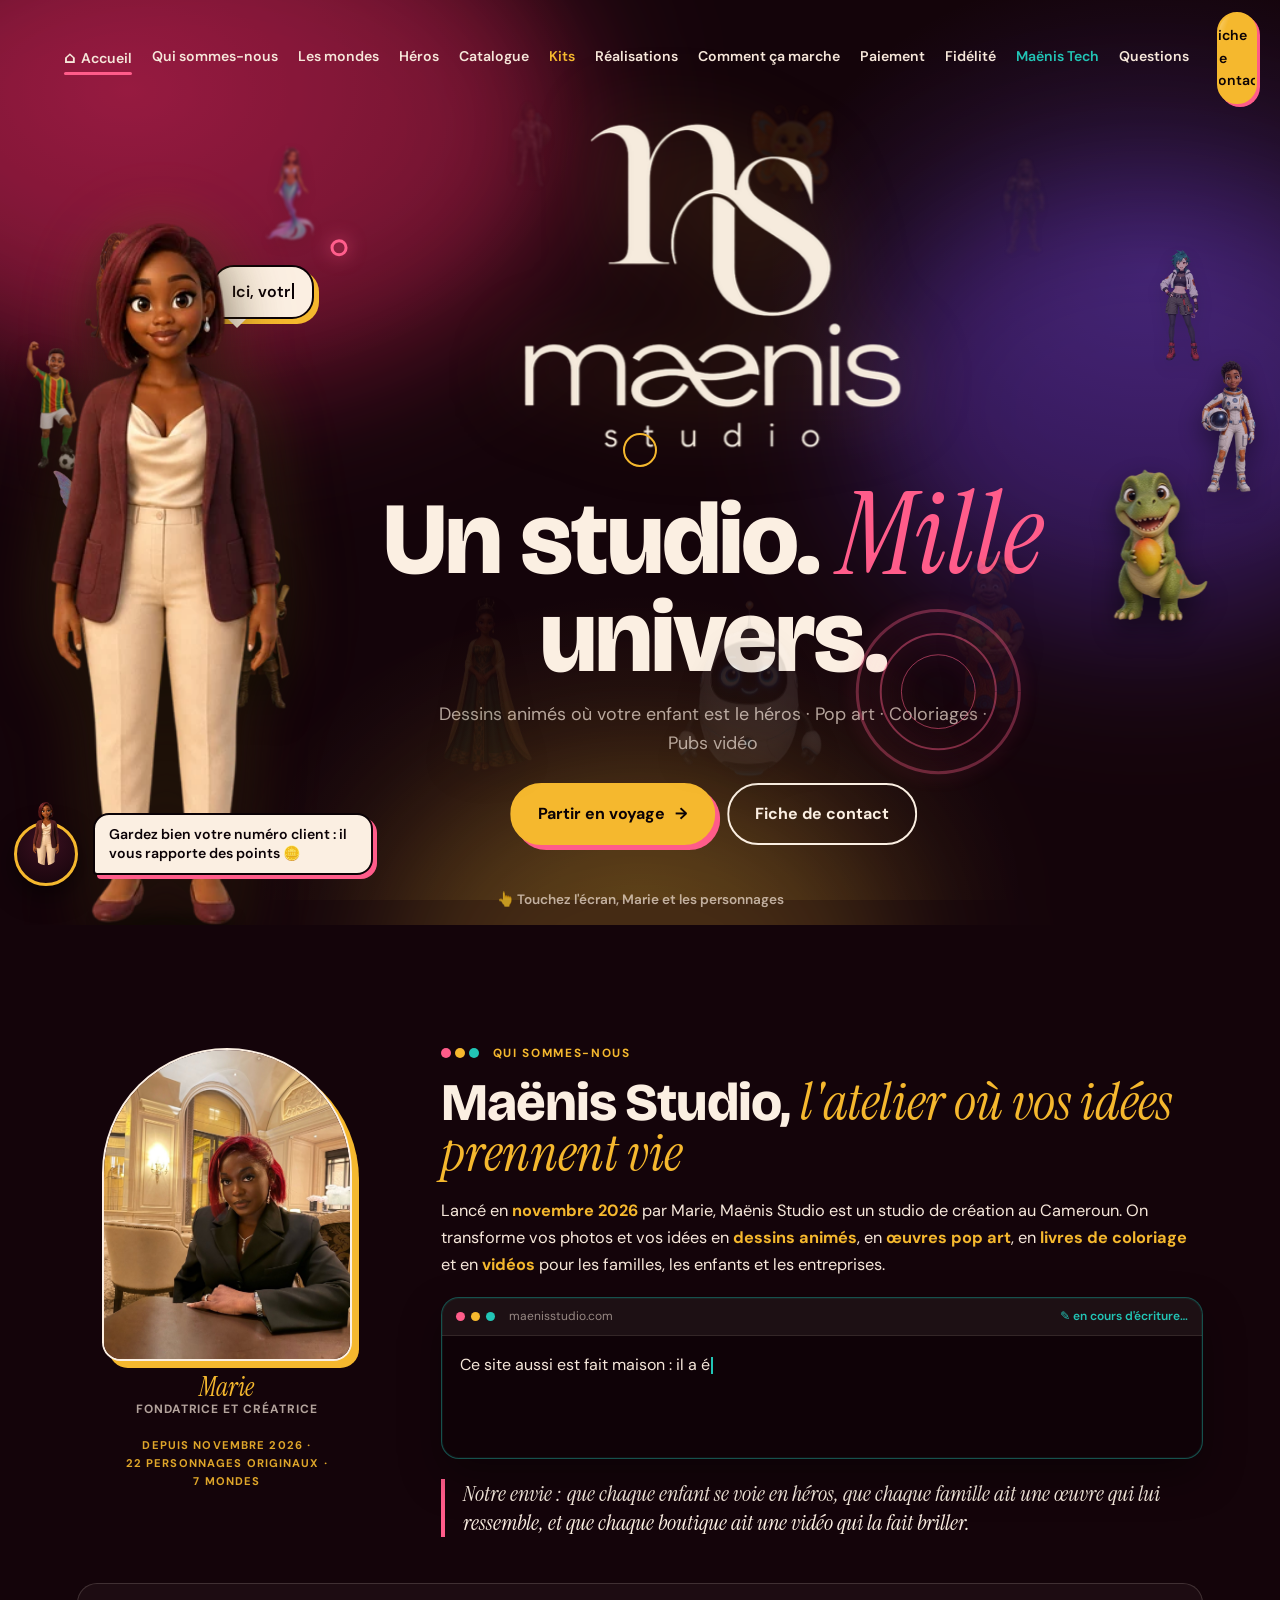
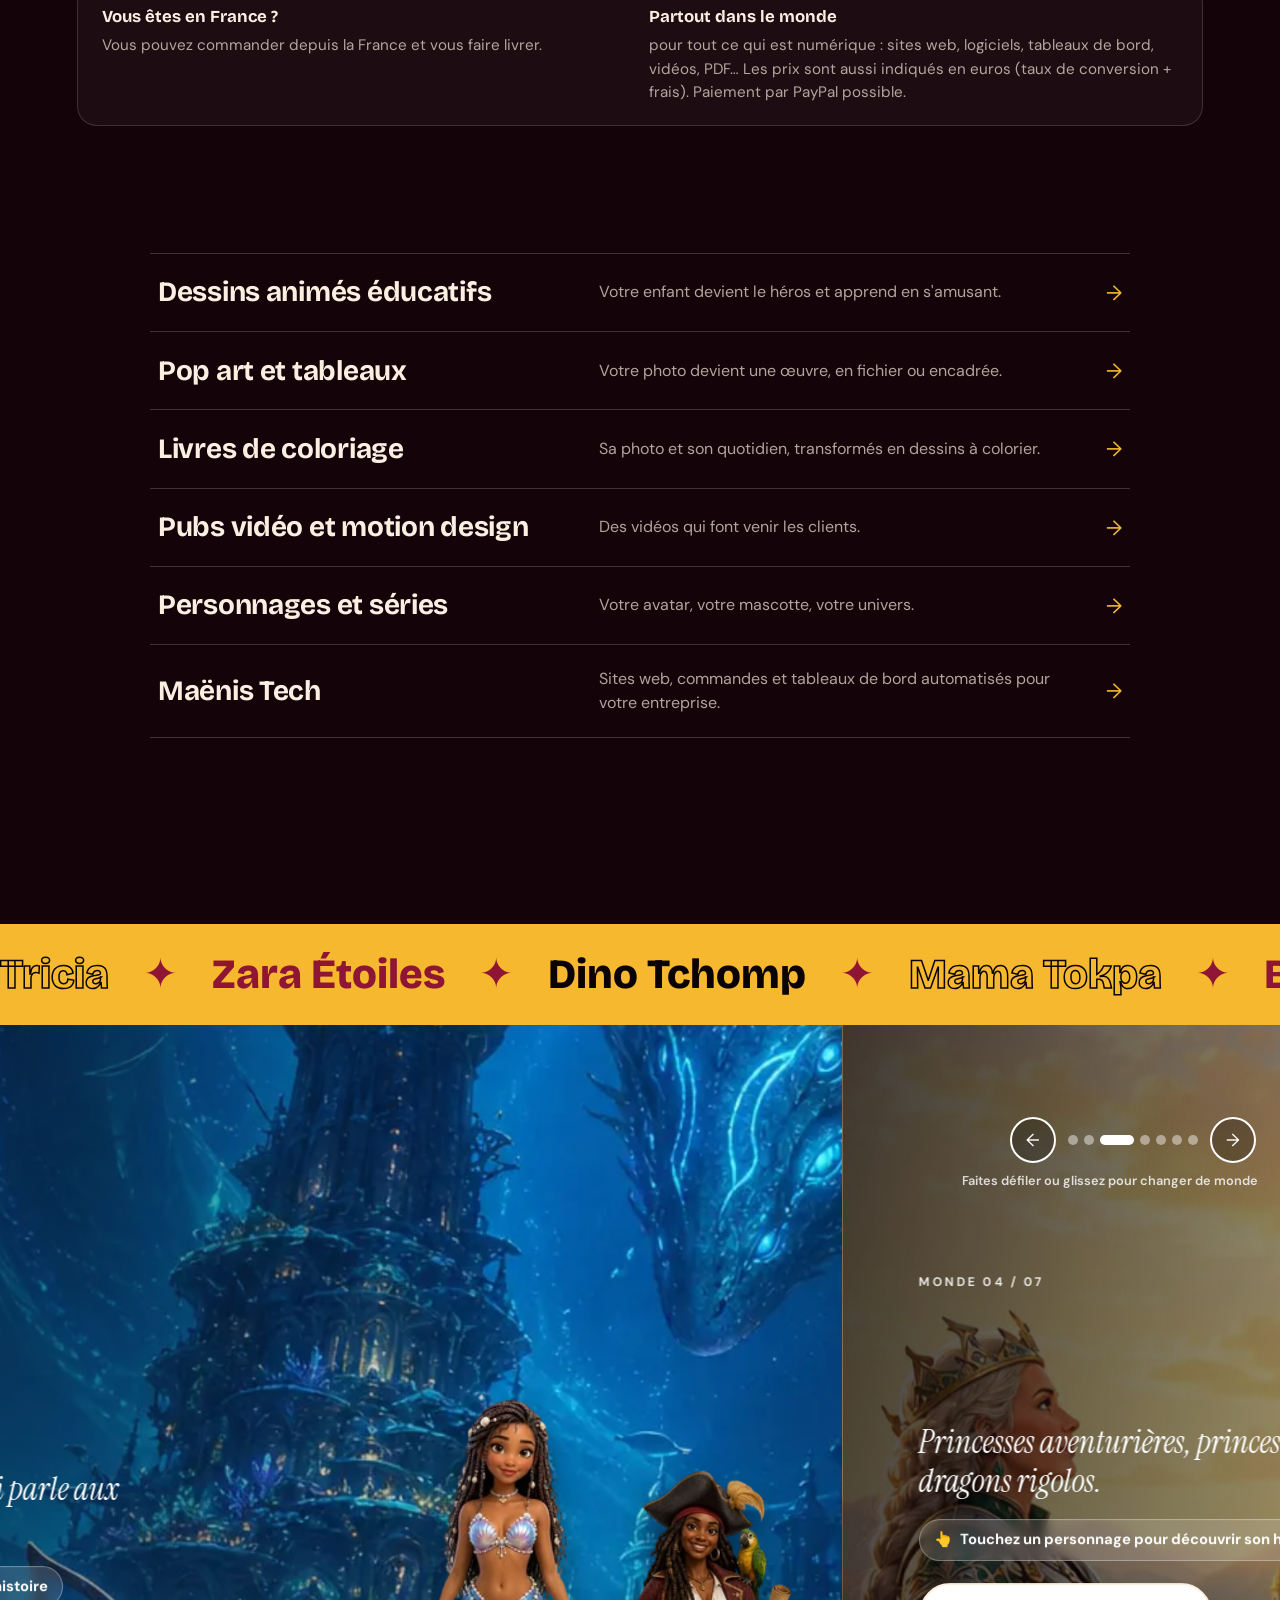
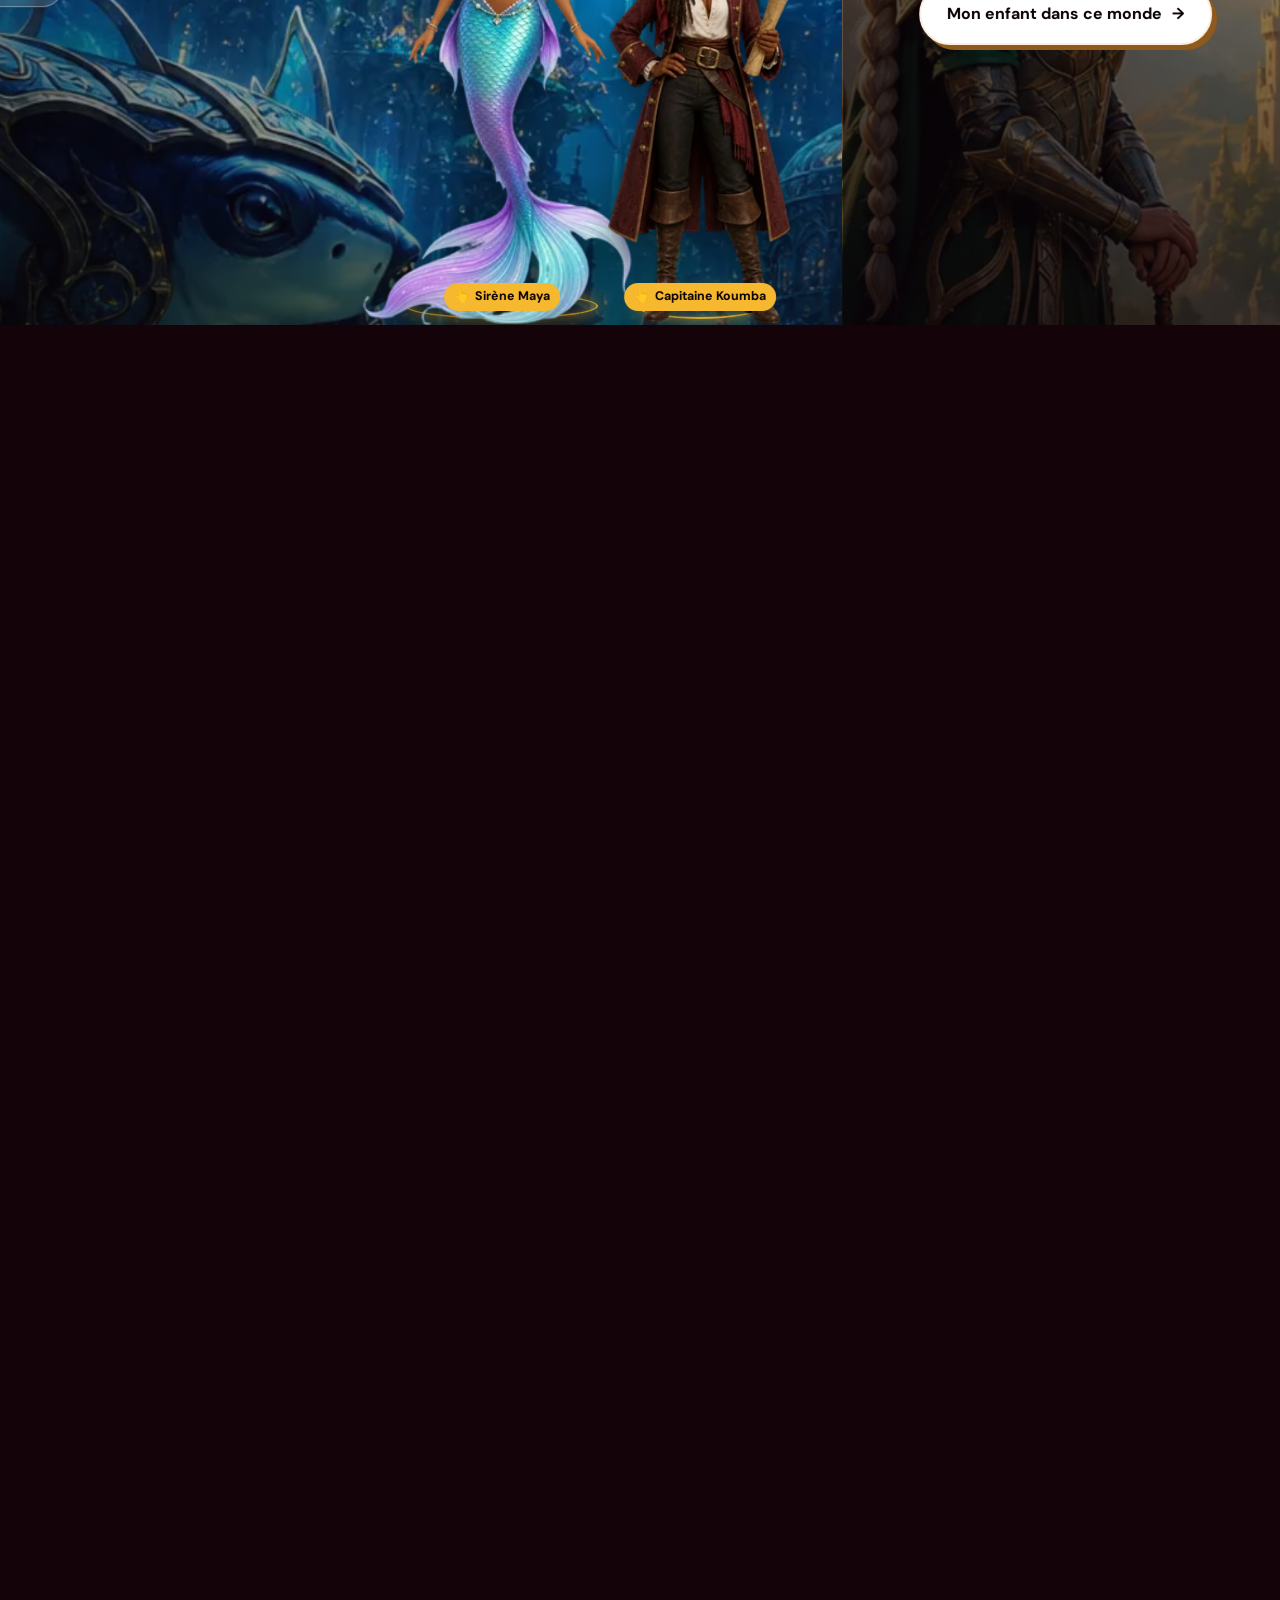
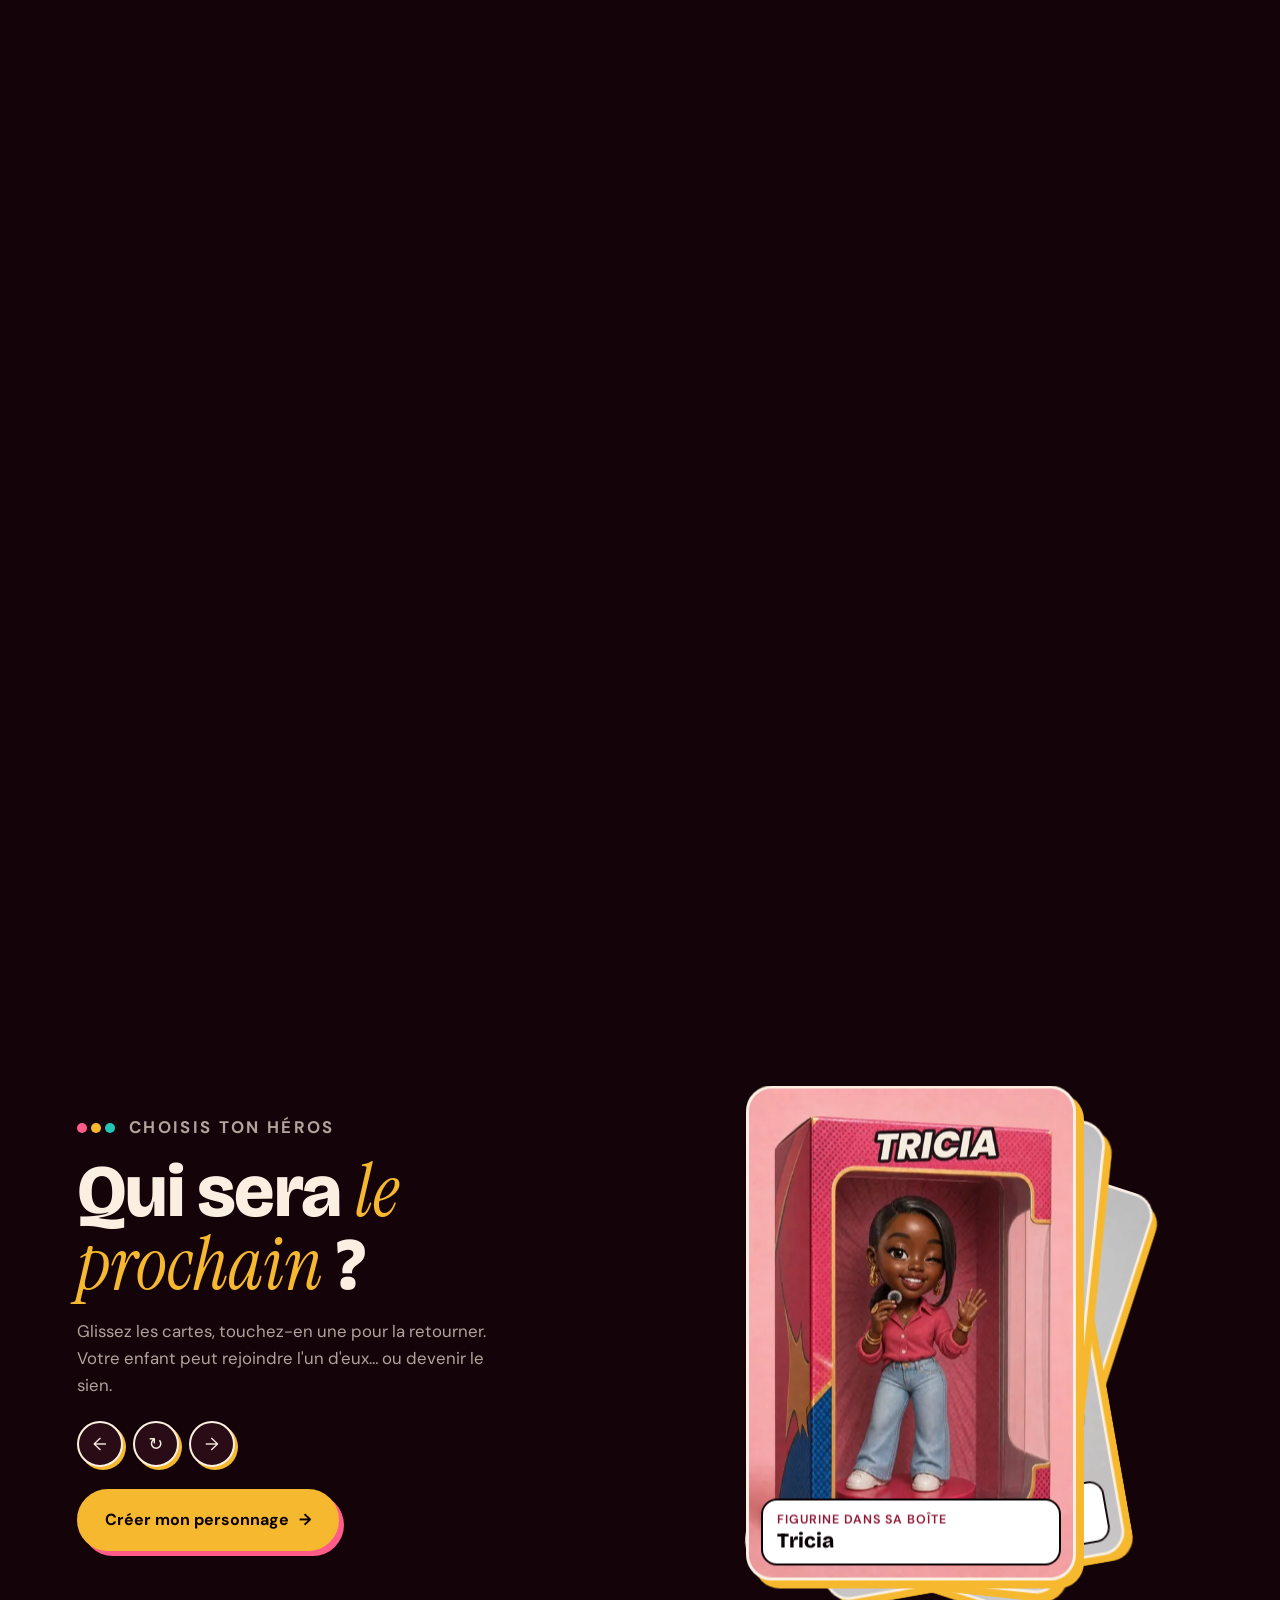
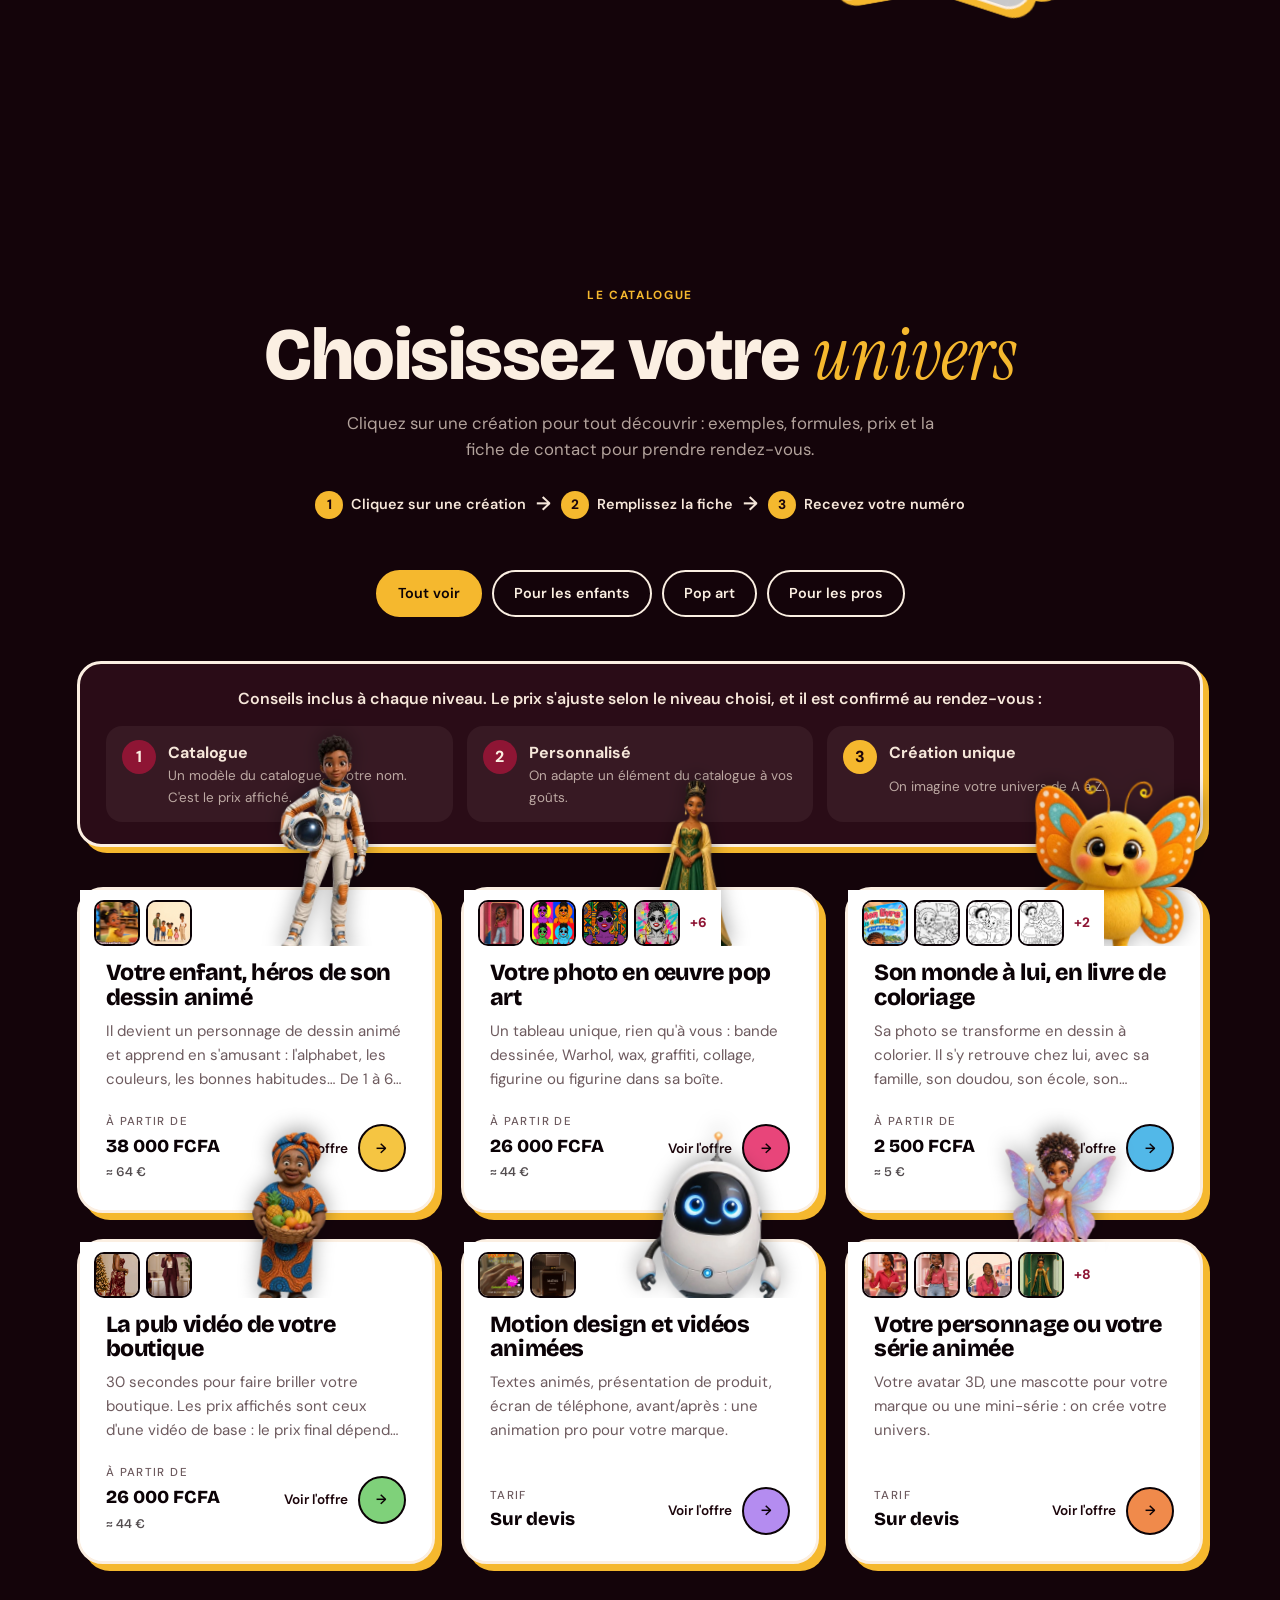
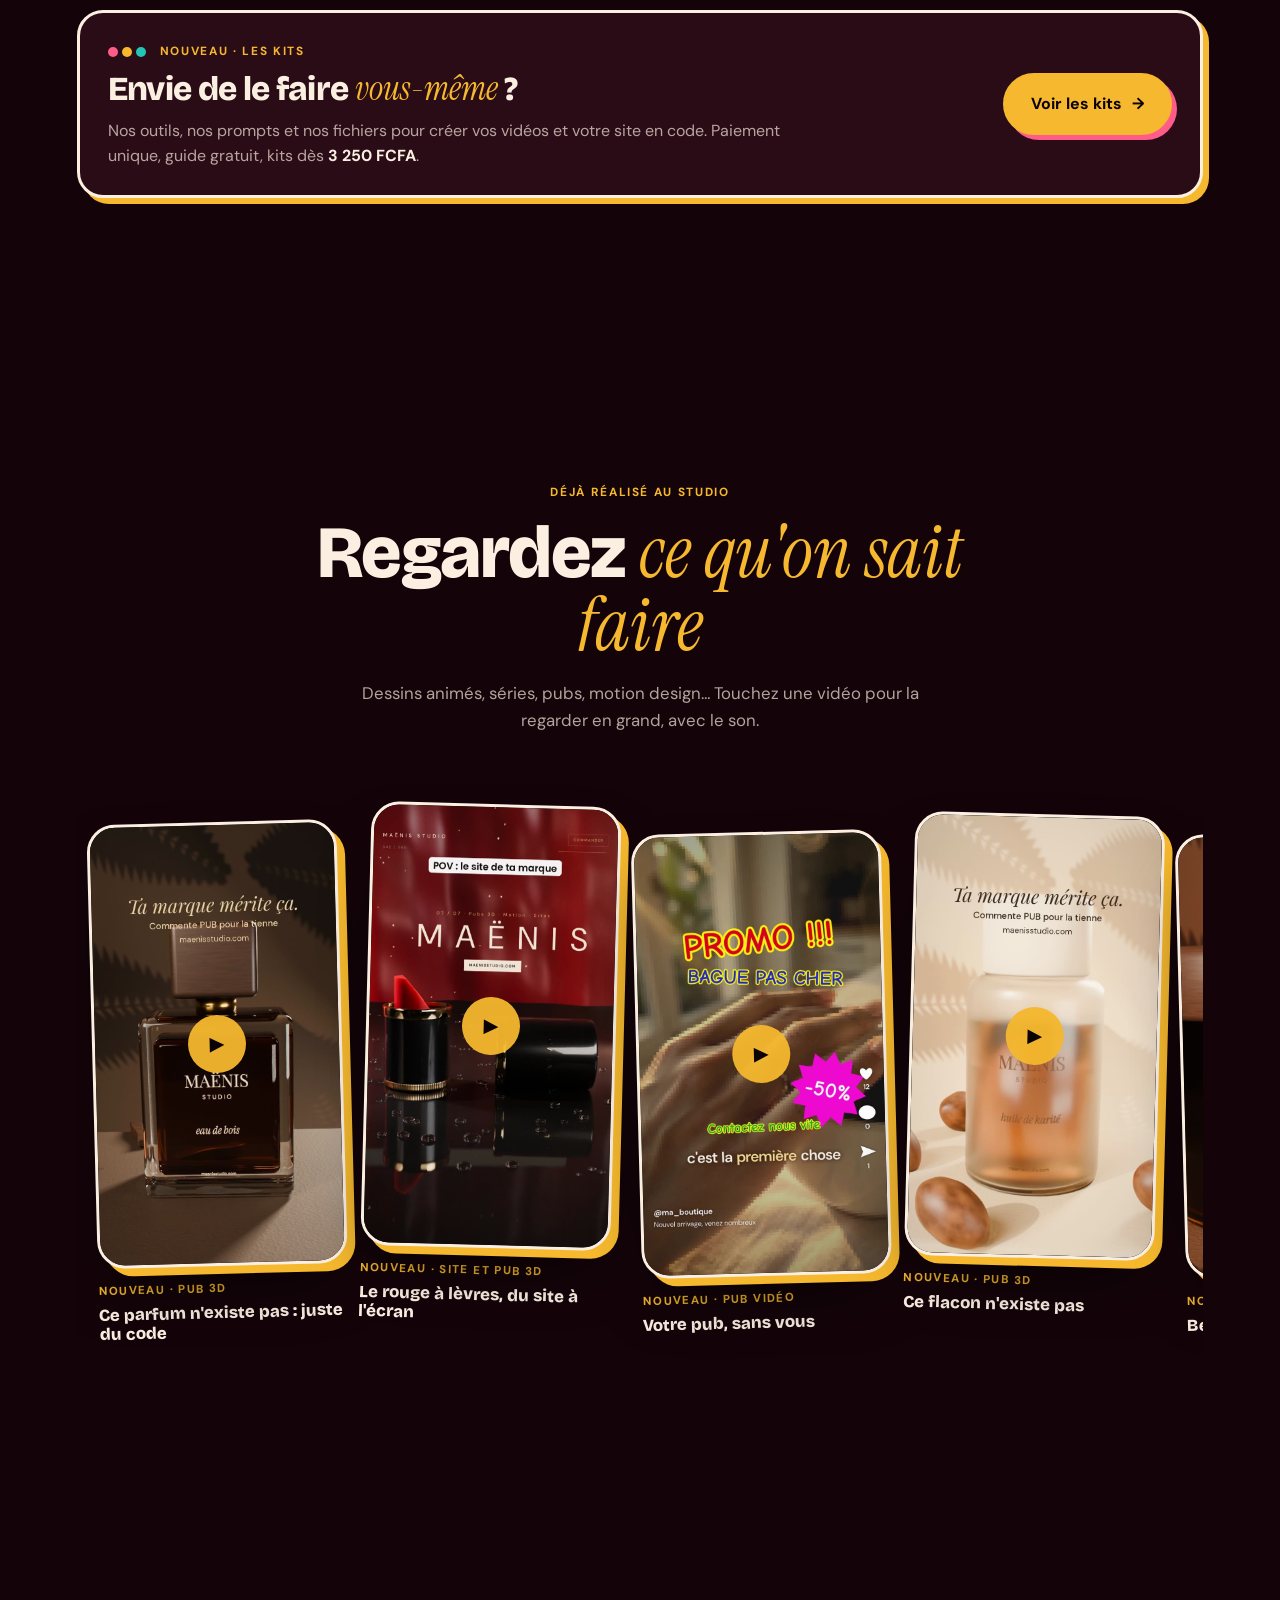
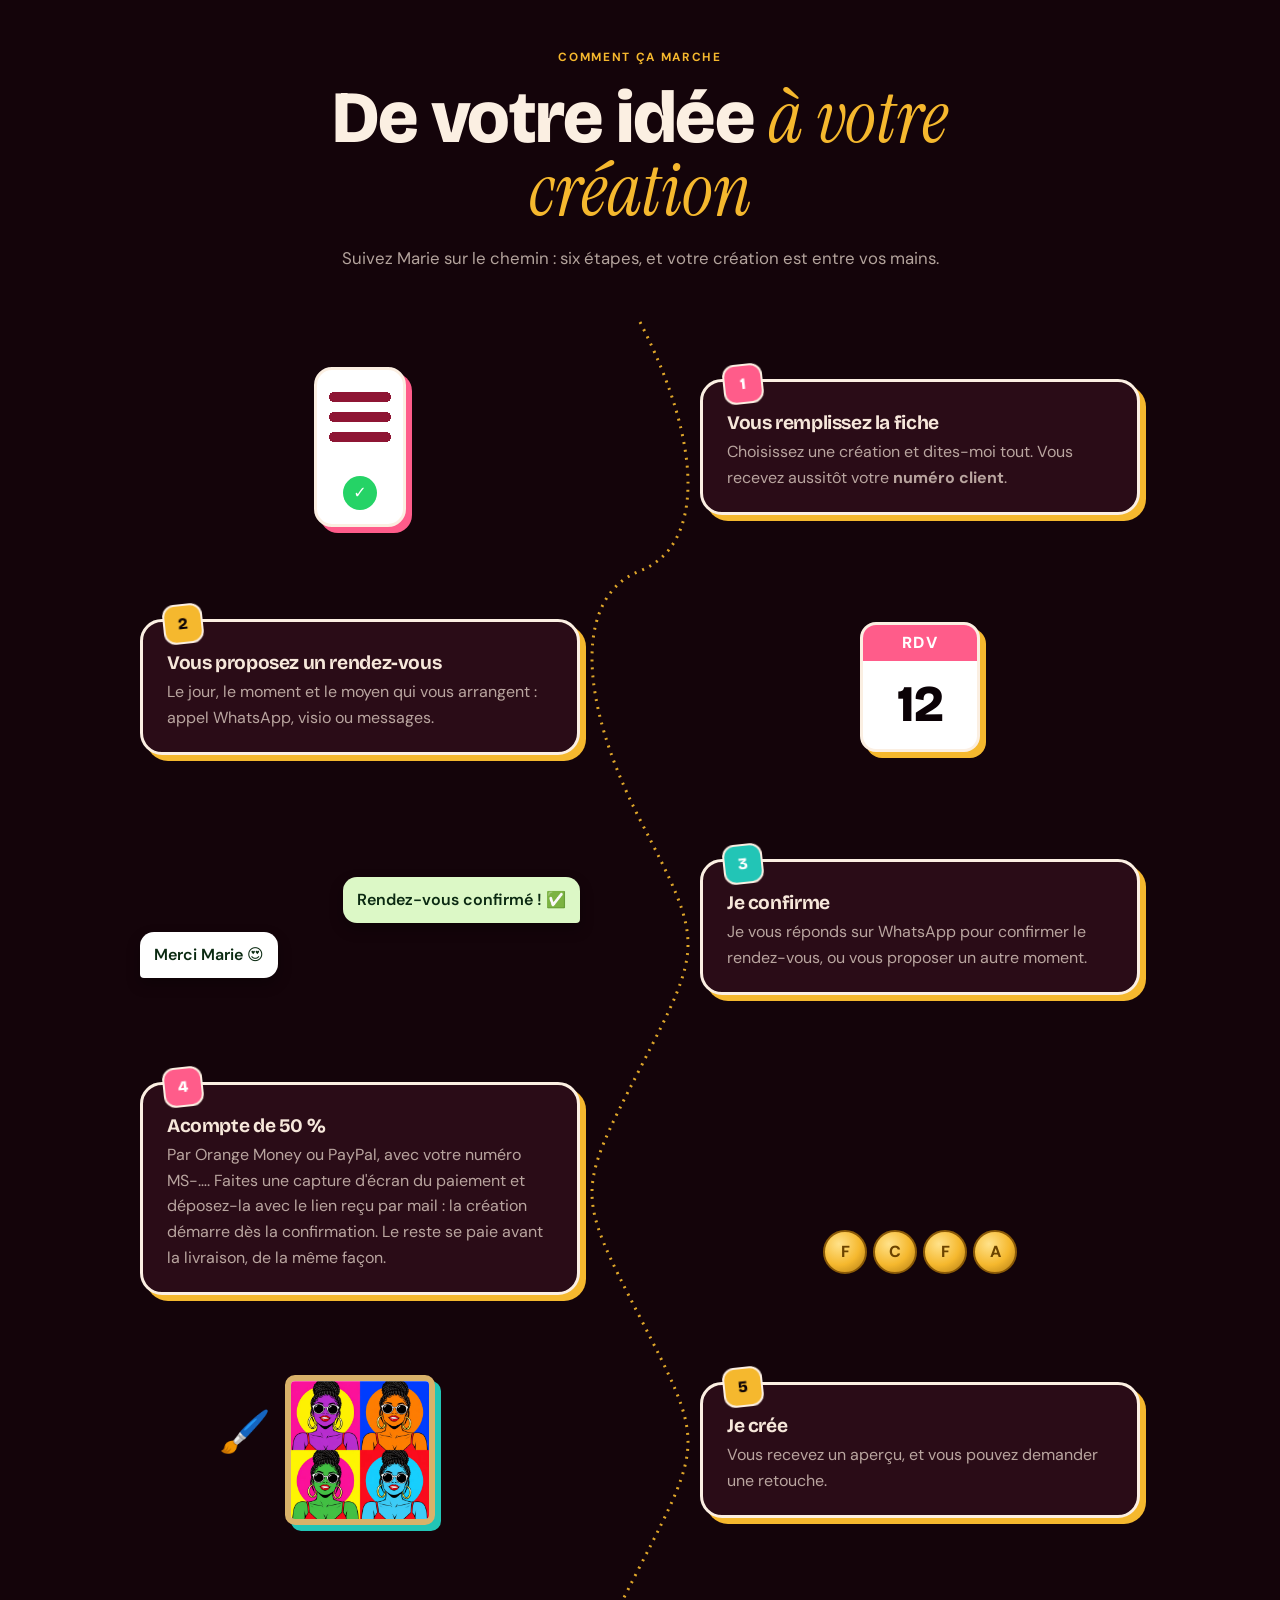
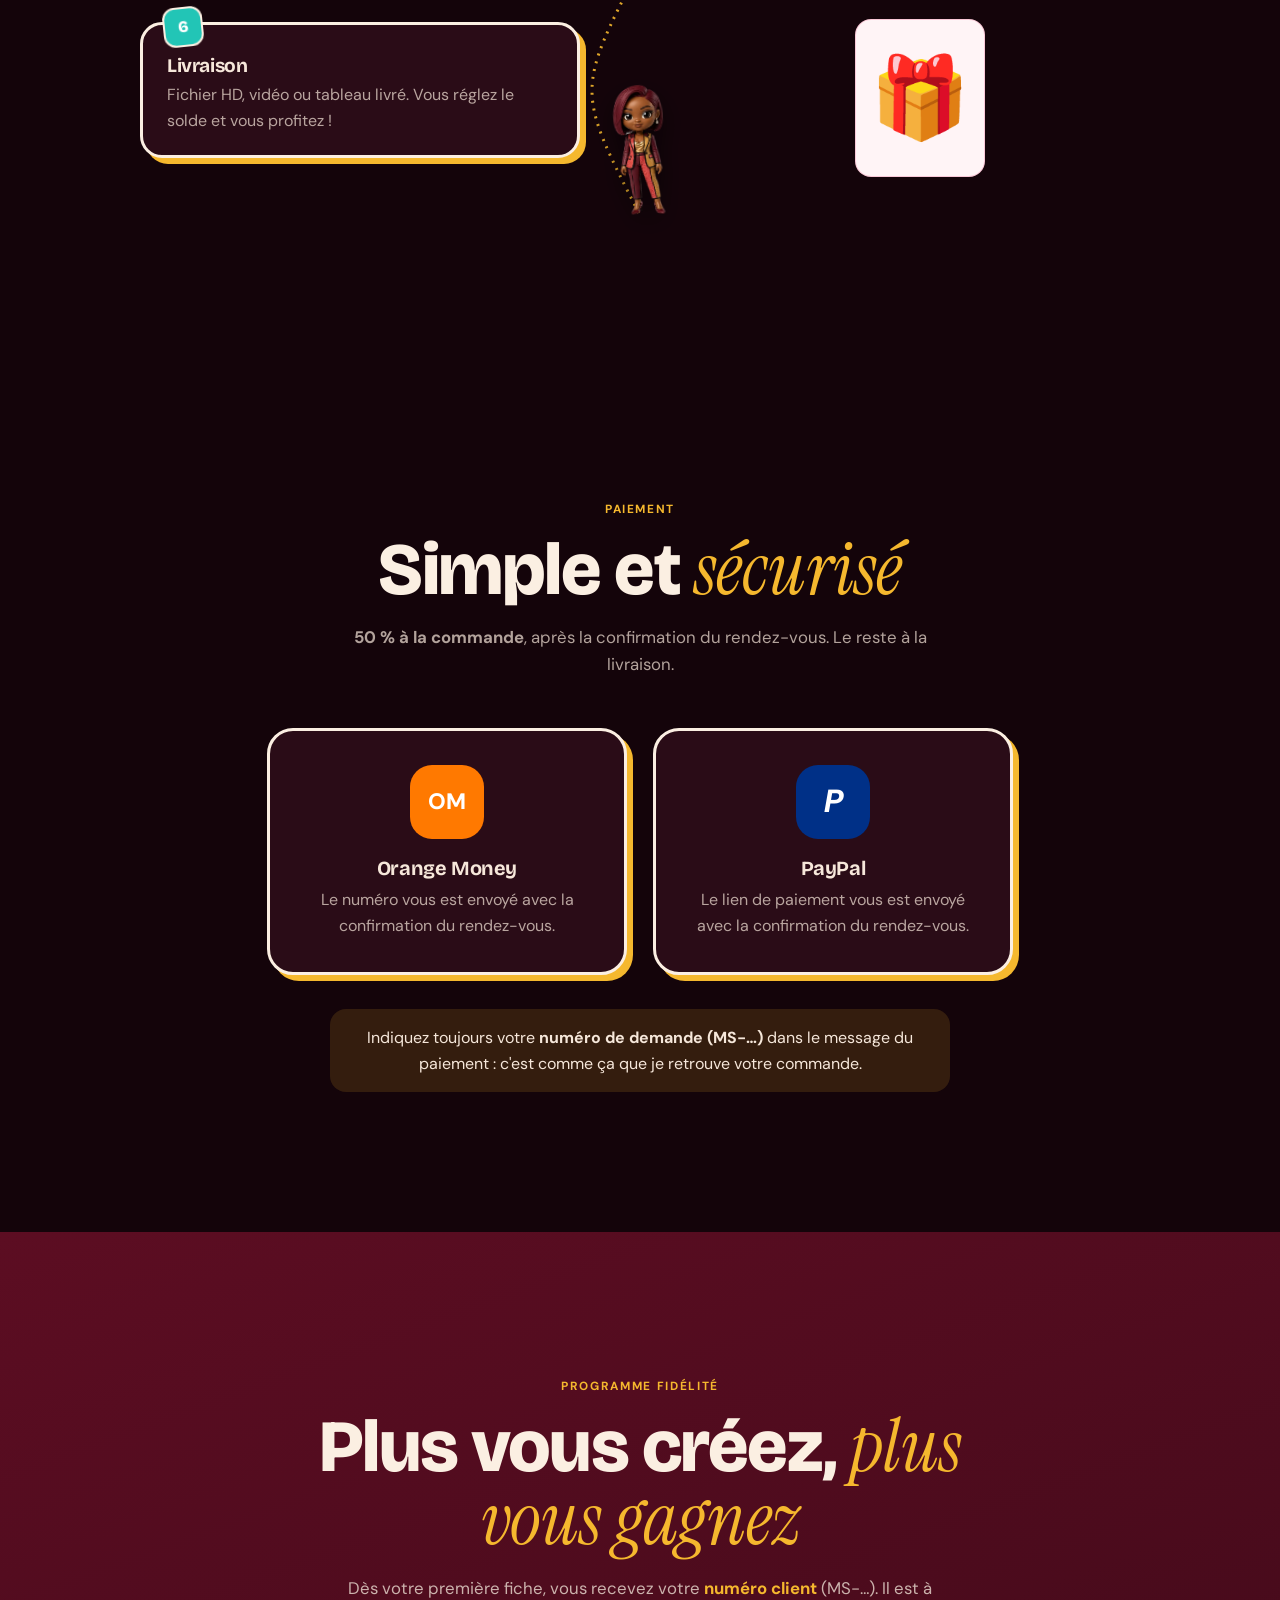
<file: index.html>
<!doctype html>
<html lang="fr">
<head>
  <meta charset="utf-8">
  <meta name="viewport" content="width=device-width, initial-scale=1">
  <script>
    /* Même présentation partout : téléphone et tablette affichent la page comme l'iPad à l'horizontale
       (largeur fixe de 1366). Sur téléphone tenu droit, le haut de page (menu, boutons) est agrandi pour rester lisible. */
    (function () {
      if (!matchMedia("(hover: none) and (pointer: coarse)").matches) {
        // Ordinateur à grand écran : la page est agrandie pour ressembler exactement à l'iPad (1366 de large)
        var h = document.documentElement;
        var zoomer = function () {
          var z = innerWidth > 1400 ? innerWidth / 1366 : 1;
          h.style.zoom = z === 1 ? "" : String(z);
          h.style.setProperty("--z", String(z));
          h.classList.toggle("mode-zoom", z !== 1);
          window.__z = z;
        };
        zoomer(); addEventListener("resize", zoomer);
        return;
      }
      var court = Math.min(screen.width, screen.height), html = document.documentElement;
      // Tablette : présentation iPad horizontal (1366). Téléphone : présentation tablette verticale (820), deux fois plus lisible.
      document.querySelector('meta[name="viewport"]').setAttribute("content", court >= 600 ? "width=1366" : "width=820");
      if (court >= 600) return;
      var debout = matchMedia("(orientation: portrait)");
      function regler() { html.classList.toggle("mode-tel", debout.matches); }
      regler();
      if (debout.addEventListener) debout.addEventListener("change", regler); else debout.addListener(regler);
    })();
  </script>
  <title>Maënis Studio · Un studio, mille univers</title>
  <meta name="description" content="Maënis Studio crée des dessins animés éducatifs où votre enfant est le héros, des portraits pop art, des livres de coloriage personnalisés et des pubs vidéo pour votre boutique.">
  <meta property="og:title" content="Maënis Studio · Vos idées prennent vie">
  <meta property="og:description" content="Dessins animés personnalisés, portraits pop art, coloriages, pubs vidéo. Remplissez la fiche de contact et réservez votre rendez-vous.">
  <meta property="og:image" content="images/popart-bd.webp">
  <meta name="theme-color" content="#14040A">
  <link rel="icon" href="images/logo-bordeaux.png">
  <link rel="preconnect" href="https://fonts.googleapis.com">
  <link rel="preconnect" href="https://fonts.gstatic.com" crossorigin>
  <link href="https://fonts.googleapis.com/css2?family=Bricolage+Grotesque:opsz,wght@12..96,400..800&family=DM+Sans:opsz,wght@9..40,400..700&family=Instrument+Serif:ital@0;1&family=Caveat:wght@600;700&display=swap" rel="stylesheet">
  <link rel="stylesheet" href="style.css?v=202611270331">
  <link rel="stylesheet" href="monde.css?v=202611270331">
  <link rel="stylesheet" href="nuit.css?v=202611270331">
  <link rel="stylesheet" href="studio.css?v=202611270331">
</head>
<body>
  <a class="skip" href="#catalogue">Aller au catalogue</a>

  <!-- Barre de chargement -->
  <div class="loader" aria-hidden="true"><img src="images/logo-creme.png" alt=""></div>

  <header class="top" id="top">
    <a class="top__logo" href="#accueil" aria-label="Maënis Studio, accueil"><img src="images/logo-creme.png" alt="Maënis Studio"></a>
    <nav class="top__nav" aria-label="Menu principal">
      <a href="#accueil" class="nav-accueil"><span aria-hidden="true">⌂</span> Accueil</a>
      <a href="#studio">Qui sommes-nous</a>
      <a href="#voyage">Les mondes</a>
      <a href="#heros">Héros</a>
      <a href="#catalogue">Catalogue</a>
      <a href="kits/" class="nav-kits" data-kits>Kits</a>
      <a href="#realisations">Réalisations</a>
      <a href="#etapes">Comment ça marche</a>
      <a href="#paiement">Paiement</a>
      <a href="#fidelite">Fidélité</a>
      <a href="#tech" class="nav-tech">Maënis Tech</a>
      <a href="#faq">Questions</a>
      <a href="#contact" class="nav-contact" data-ouvrir-fiche>Fiche de contact</a>
    </nav>
    <a class="btn btn--or btn--petit top__cta" href="#contact" data-ouvrir-fiche>Fiche de contact</a>
    <button class="top__burger" aria-label="Ouvrir le menu" aria-expanded="false"><i class="top__burger-traits" aria-hidden="true"><span></span><span></span><span></span></i><b class="top__burger-mot">Menu</b></button>
  </header>

  <main>
    <!-- ============ ACCUEIL : le logo et la ronde des personnages ============ -->
    <section class="intro" id="accueil">
      <div class="intro__aurore" aria-hidden="true"><span></span><span></span><span></span></div>
      <div class="intro__ronde" aria-hidden="true"></div>
      <div class="intro__centre">
        <div class="intro__logo"><img src="images/logo-creme.png" alt="Maënis Studio"><span class="intro__brille"></span></div>
        <h1 class="intro__titre"><span class="mot">Un studio.</span> <em class="mot">Mille</em> <span class="mot">univers.</span></h1>
        <p class="intro__sous">Dessins animés où votre enfant est le héros · Pop art · Coloriages · Pubs vidéo</p>
        <div class="intro__actions">
          <a class="bouton bouton--plein" href="#voyage">Partir en voyage <span aria-hidden="true">→</span></a>
          <a class="bouton bouton--trait" href="#contact">Fiche de contact</a>
        </div>
      </div>
      <div class="hote" id="hote">
        <div class="bulle bulle--hote" id="hote-bulle" aria-live="polite"></div>
        <img src="images/perso-marie-face.webp" alt="Marie, créatrice de Maënis Studio" draggable="false">
        <span class="hote__ombre" aria-hidden="true"></span>
      </div>
      <p class="intro__astuce" aria-hidden="true"><span class="doigt">👆</span> Touchez l'écran, Marie et les personnages</p>
    </section>

    <!-- Marie, guide de la visite (coin de l'écran) -->
    <button class="guide-marie" id="guide-marie" type="button" aria-label="Marie, votre guide">
      <img src="images/perso-marie-face.webp" alt="" draggable="false">
      <span class="guide-marie__bulle" id="guide-bulle"></span>
    </button>

    <!-- ============ QUI SOMMES-NOUS ============ -->
    <section class="section studio" id="studio">
      <div class="studio__grille">
        <div class="studio__portrait reveal">
          <div class="studio__cadre studio__cadre--photo"><img src="images/fondatrice-portrait.jpg" alt="Marie, fondatrice de Maënis Studio" loading="lazy"></div>
          <p class="studio__signature"><strong data-studio="fondatrice">Marie</strong><span>Fondatrice et créatrice</span></p>
          <p class="studio__depuis" id="studio-chiffres"></p>
        </div>
        <div class="studio__texte">
          <p class="sur-titre reveal">Qui sommes-nous</p>
          <h2 class="reveal">Maënis Studio, <em>l'atelier où vos idées prennent vie</em></h2>
          <p class="studio__intro reveal">Lancé en <strong data-studio="lancement">novembre 2026</strong> par Marie, Maënis Studio est un studio de création au Cameroun. On transforme vos photos et vos idées en <strong>dessins animés</strong>, en <strong>œuvres pop art</strong>, en <strong>livres de coloriage</strong> et en <strong>vidéos</strong> pour les familles, les enfants et les entreprises.</p>
          <div class="fait-main reveal" id="fait-main">
            <div class="fait-main__barre" aria-hidden="true"><i></i><i></i><i></i><span>maenisstudio.com</span><b class="fait-main__etat">✎ en cours d'écriture…</b></div>
            <p class="fait-main__texte" data-ecrire>Ce site aussi est fait maison&nbsp;: il a été <strong class="fait-main__cle">entièrement pensé et réalisé par Marie</strong>, la fondatrice. C'est ce savoir-faire que propose <a href="#tech">Maënis Tech</a> pour votre entreprise.</p>
            <p class="fait-main__signature" aria-hidden="true">Marie</p>
          </div>
          <p class="studio__mission reveal" data-plus="Notre envie">Notre envie&nbsp;: que chaque enfant se voie en héros, que chaque famille ait une œuvre qui lui ressemble, et que chaque boutique ait une vidéo qui la fait briller.</p>
        </div>
      </div>
      <div class="studio__monde reveal">
            <p><strong>Vous êtes en France&nbsp;?</strong> Vous pouvez commander depuis la France et vous faire livrer.</p>
            <p><strong>Partout dans le monde</strong> pour tout ce qui est numérique&nbsp;: sites web, logiciels, tableaux de bord, vidéos, PDF… Les prix sont aussi indiqués en euros (taux de conversion + frais). Paiement par PayPal possible.</p>
      </div>
      <h3 class="studio__sous-titre reveal">Ce que nous créons</h3>
      <ol class="studio__index">
        <li><a href="#offre-dessin-anime-enfant"><strong>Dessins animés éducatifs</strong><span>Votre enfant devient le héros et apprend en s'amusant.</span><i aria-hidden="true">→</i></a></li>
        <li><a href="#offre-portrait-pop-art"><strong>Pop art et tableaux</strong><span>Votre photo devient une œuvre, en fichier ou encadrée.</span><i aria-hidden="true">→</i></a></li>
        <li><a href="#offre-livre-coloriage"><strong>Livres de coloriage</strong><span>Sa photo et son quotidien, transformés en dessins à colorier.</span><i aria-hidden="true">→</i></a></li>
        <li><a href="#offre-pub-video-boutique"><strong>Pubs vidéo et motion design</strong><span>Des vidéos qui font venir les clients.</span><i aria-hidden="true">→</i></a></li>
        <li><a href="#offre-serie-personnage"><strong>Personnages et séries</strong><span>Votre avatar, votre mascotte, votre univers.</span><i aria-hidden="true">→</i></a></li>
        <li><a href="#tech"><strong>Maënis Tech</strong><span>Sites web, commandes et tableaux de bord automatisés pour votre entreprise.</span><i aria-hidden="true">→</i></a></li>
      </ol>
      <p class="studio__valeurs reveal">Fait main<i>·</i>Conseils inclus<i>·</i>Personnages originaux<i>·</i>Photos privées</p>
    </section>

    <!-- ============ BANDEAU DES NOMS ============ -->
    <div class="noms" aria-hidden="true"><div class="noms__piste"></div></div>

    <!-- ============ VOYAGE HORIZONTAL DANS LES MONDES ============ -->
    <section class="voyage" id="voyage" aria-label="Les mondes Maënis">
      <div class="voyage__ecran">
        <div class="voyage__piste" id="voyage-piste"></div>
        <div class="voyage__nav">
          <button class="voyage__fleche" data-monde="-1" aria-label="Monde précédent">←</button>
          <div class="voyage__points" id="voyage-points"></div>
          <button class="voyage__fleche" data-monde="1" aria-label="Monde suivant">→</button>
        </div>
        <p class="voyage__astuce">Faites défiler ou glissez pour changer de monde</p>
      </div>
    </section>

    <!-- ============ CHOISIS TON HÉROS : cartes à glisser ============ -->
    <section class="heros" id="heros">
      <div class="heros__texte">
        <p class="etiquette">Choisis ton héros</p>
        <h2>Qui sera <em>le prochain</em>&nbsp;?</h2>
        <p>Glissez les cartes, touchez-en une pour la retourner. Votre enfant peut rejoindre l'un d'eux… ou devenir le sien.</p>
        <div class="heros__boutons">
          <button class="rond" data-carte="-1" aria-label="Carte précédente">←</button>
          <button class="rond" data-carte="0" aria-label="Retourner la carte">↻</button>
          <button class="rond" data-carte="1" aria-label="Carte suivante">→</button>
        </div>
        <a class="bouton bouton--plein" href="#offre-serie-personnage">Créer mon personnage <span aria-hidden="true">→</span></a>
      </div>
      <div class="pile" id="pile" aria-live="polite"></div>
    </section>

    <!-- ============ CATALOGUE ============ -->
    <section class="section catalogue" id="catalogue">
      <div class="section__tete">
        <p class="sur-titre reveal">Le catalogue</p>
        <h2 class="reveal">Choisissez votre <em>univers</em></h2>
        <p class="section__intro reveal">Cliquez sur une création pour tout découvrir : exemples, formules, prix et la fiche de contact pour prendre rendez-vous.</p>
        <ol class="parcours reveal" aria-label="Comment commander">
          <li><span>1</span>Cliquez sur une création</li>
          <li class="parcours__fleche" aria-hidden="true">→</li>
          <li><span>2</span>Remplissez la fiche</li>
          <li class="parcours__fleche" aria-hidden="true">→</li>
          <li><span>3</span>Recevez votre numéro</li>
        </ol>
      </div>
      <div class="filtres reveal" role="tablist" aria-label="Filtrer le catalogue">
        <button class="filtre actif" data-filtre="tout" role="tab" aria-selected="true">Tout voir</button>
        <button class="filtre" data-filtre="enfants" role="tab" aria-selected="false">Pour les enfants</button>
        <button class="filtre" data-filtre="pop-art" role="tab" aria-selected="false">Pop art</button>
        <button class="filtre" data-filtre="pro" role="tab" aria-selected="false">Pour les pros</button>
      </div>
      <div class="niveaux reveal" aria-label="Les niveaux de création">
        <p class="niveaux__titre">Conseils inclus à chaque niveau. Le prix s'ajuste selon le niveau choisi, et il est confirmé au rendez-vous&nbsp;:</p>
        <ol>
          <li><span>1</span><strong>Catalogue</strong><small>Un modèle du catalogue, à votre nom. C'est le prix affiché.</small></li>
          <li><span>2</span><strong>Personnalisé</strong><small>On adapte un élément du catalogue à vos goûts.</small></li>
          <li><span>3</span><strong>Création unique</strong><small>On imagine votre univers de A à Z.</small></li>
        </ol>
      </div>
      <p class="glisser">Glissez pour voir toutes les créations →</p>
      <div class="grille" id="grille"></div>
      <div class="kits-appel reveal">
        <div class="kits-appel__texte">
          <p class="etiquette">Nouveau · Les kits</p>
          <h3>Envie de le faire <em>vous-même</em>&nbsp;?</h3>
          <p>Nos outils, nos prompts et nos fichiers pour créer vos vidéos et votre site en code. Paiement unique, guide gratuit, kits dès <b data-kits-des>3 250 FCFA</b>.</p>
        </div>
        <a class="bouton bouton--plein" href="kits/" data-kits>Voir les kits <span aria-hidden="true">→</span></a>
      </div>
      <img class="passant passant--catalogue" src="images/perso-popart.webp" alt="" aria-hidden="true">
    </section>

    <!-- ============ RÉALISATIONS : le mur de vidéos ============ -->
    <section class="section realisations" id="realisations">
      <div class="section__tete">
        <p class="sur-titre reveal">Déjà réalisé au studio</p>
        <h2 class="reveal">Regardez <em>ce qu'on sait faire</em></h2>
        <p class="section__intro reveal">Dessins animés, séries, pubs, motion design… Touchez une vidéo pour la regarder en grand, avec le son.</p>
      </div>
      <div class="mur" id="mur"></div>
    </section>

    <dialog class="lecteur" id="lecteur" aria-label="Vidéo">
      <button class="lecteur__fermer rond" type="button" aria-label="Fermer">✕</button>
      <video playsinline controls></video>
      <div class="lecteur__bas"><span class="lecteur__type"></span><strong class="lecteur__titre"></strong><a class="bouton bouton--plein lecteur__offre" href="#">La même pour moi <span aria-hidden="true">→</span></a></div>
    </dialog>

    <!-- ============ ÉTAPES : le chemin illustré ============ -->
    <section class="section etapes chemin" id="etapes">
      <div class="section__tete">
        <p class="sur-titre reveal">Comment ça marche</p>
        <h2 class="reveal">De votre idée <em>à votre création</em></h2>
        <p class="section__intro reveal">Suivez Marie sur le chemin : six étapes, et votre création est entre vos mains.</p>
      </div>
      <div class="chemin__piste" id="chemin">
        <svg class="chemin__trace" viewBox="0 0 100 600" preserveAspectRatio="none" aria-hidden="true"><path id="chemin-path" d="M50 0 C 90 50, 90 90, 50 100 S 10 150, 50 200 S 90 250, 50 300 S 10 350, 50 400 S 90 450, 50 500 S 10 550, 50 600" /></svg>
        <img class="chemin__marie" id="chemin-marie" src="images/perso-figurine.webp" alt="" aria-hidden="true">
        <p class="glisser">Glissez pour suivre les 6 étapes →</p>
        <ol class="chemin__etapes">
          <li class="station"><div class="station__illu illu-fiche" aria-hidden="true"><span class="tel-mini"><i></i><i></i><i></i><b>✓</b></span></div><div class="station__texte"><span class="station__num">1</span><h3>Vous remplissez la fiche</h3><p>Choisissez une création et dites-moi tout. Vous recevez aussitôt votre <strong>numéro client</strong>.</p></div></li>
          <li class="station"><div class="station__illu illu-rdv" aria-hidden="true"><span class="calendrier"><b>RDV</b><i>12</i></span></div><div class="station__texte"><span class="station__num">2</span><h3>Vous proposez un rendez-vous</h3><p>Le jour, le moment et le moyen qui vous arrangent : appel WhatsApp, visio ou messages.</p></div></li>
          <li class="station"><div class="station__illu illu-ok" aria-hidden="true"><span class="bulle-wa">Rendez-vous confirmé ! ✅</span><span class="bulle-wa bulle-wa--2">Merci Marie 😍</span></div><div class="station__texte"><span class="station__num">3</span><h3>Je confirme</h3><p>Je vous réponds sur WhatsApp pour confirmer le rendez-vous, ou vous proposer un autre moment.</p></div></li>
          <li class="station"><div class="station__illu illu-acompte" aria-hidden="true"><span class="piece">F</span><span class="piece">C</span><span class="piece">F</span><span class="piece">A</span><span class="moitie">50 %</span></div><div class="station__texte"><span class="station__num">4</span><h3>Acompte de 50 %</h3><p>Par Orange Money ou PayPal, avec votre numéro MS-…. Faites une capture d'écran du paiement et déposez-la avec le lien reçu par mail : la création démarre dès la confirmation. Le reste se paie avant la livraison, de la même façon.</p></div></li>
          <li class="station"><div class="station__illu illu-creation" aria-hidden="true"><span class="toile"><img src="images/popart-warhol.webp" alt=""></span><span class="pinceau">🖌️</span></div><div class="station__texte"><span class="station__num">5</span><h3>Je crée</h3><p>Vous recevez un aperçu, et vous pouvez demander une retouche.</p></div></li>
          <li class="station"><div class="station__illu illu-livraison" aria-hidden="true"><span class="cadeau">🎁</span><span class="etoiles">✨</span></div><div class="station__texte"><span class="station__num">6</span><h3>Livraison</h3><p>Fichier HD, vidéo ou tableau livré. Vous réglez le solde et vous profitez !</p></div></li>
        </ol>
      </div>
    </section>

    <!-- ============ AVIS ============ -->
    <section class="section avis" id="avis" hidden>
      <div class="section__tete">
        <p class="sur-titre reveal">Ils m'ont fait confiance</p>
        <h2 class="reveal">Les avis <em>de mes clients</em></h2>
      </div>
      <div class="avis__grille"></div>
    </section>

    <!-- ============ PAIEMENT ============ -->
    <section class="section paiement" id="paiement">
      <div class="section__tete">
        <p class="sur-titre reveal">Paiement</p>
        <h2 class="reveal">Simple et <em>sécurisé</em></h2>
        <p class="section__intro reveal"><strong class="acompte-texte">50 % à la commande</strong>, après la confirmation du rendez-vous. Le reste à la livraison.</p>
      </div>
      <div class="moyens">
        <article class="moyen moyen--om reveal">
          <div class="moyen__logo" aria-hidden="true"><span>OM</span></div>
          <h3>Orange Money</h3>
          <p class="moyen__info" data-paiement="orangeMoney">Le numéro vous est envoyé avec la confirmation du rendez-vous.</p>
        </article>
        <article class="moyen moyen--pp reveal">
          <div class="moyen__logo" aria-hidden="true"><span>P</span></div>
          <h3>PayPal</h3>
          <p class="moyen__info" data-paiement="paypal">Le lien de paiement vous est envoyé avec la confirmation du rendez-vous.</p>
        </article>
      </div>
      <p class="note reveal">Indiquez toujours votre <strong>numéro de demande (MS-…)</strong> dans le message du paiement : c'est comme ça que je retrouve votre commande.</p>
    </section>

    <!-- ============ FIDÉLITÉ ============ -->
    <section class="section fidelite" id="fidelite">
      <div class="section__tete">
        <p class="sur-titre reveal">Programme fidélité</p>
        <h2 class="reveal">Plus vous créez, <em>plus vous gagnez</em></h2>
        <p class="section__intro reveal">Dès votre première fiche, vous recevez votre <strong>numéro client</strong> (MS-…). Il est à vous pour toujours et cumule vos points.</p>
      </div>
      <div class="regles"><p class="regles__titre">Comment ça marche ? Touchez une ligne :</p>
        <article class="regle reveal"><span class="regle__ico">🪙</span><h3><b data-fid="fcfaParPoint"></b> FCFA = 1 point</h3><p>Chaque commande payée vous rapporte des points.</p></article>
        <article class="regle regle--or reveal"><span class="regle__ico">🎁</span><h3><b data-fid="palier"></b> points = −<b data-fid="reduction"></b> %</h3><p>Soit <b data-fid="seuil"></b> FCFA de créations : profitez de <b data-fid="reduction2"></b> % sur la commande de votre choix.</p></article>
        <article class="regle reveal"><span class="regle__ico">🤝</span><h3>Parrainage : +<b data-fid="parrainage"></b> points</h3><p>Votre <strong>code parrainage, c'est votre numéro client</strong>. Un ami le donne dans sa fiche et commande&nbsp;? Les points arrivent chez vous.</p></article>
        <article class="regle reveal"><span class="regle__ico">🎂</span><h3>Anniversaire : +<b data-fid="anniversaire"></b> points</h3><p>Indiquez votre date d'anniversaire dans la fiche&nbsp;: un cadeau vous attend chaque année.</p></article>
      </div>
      <p class="regles__note reveal">Une seule réduction par commande (fidélité, code ou pack) : la plus avantageuse pour vous s'applique. Les codes ne s'appliquent pas aux tableaux et aux livres imprimés.</p>
      <div class="tirelire reveal" id="tirelire">
        <div class="tirelire__texte">
          <h3>Combien allez-vous <em>économiser</em>&nbsp;?</h3>
          <label for="sim-montant">Ce que vous dépensez au studio&nbsp;: <strong id="sim-montant-txt">0 FCFA</strong></label>
          <input type="range" id="sim-montant" min="0" max="200000" step="2500" value="0">
          <div class="tirelire__chiffres">
            <div><span>Points gagnés</span><strong id="sim-points">0</strong></div>
            <div><span>Réductions débloquées</span><strong id="sim-reducs">0</strong></div>
            <div class="eco"><span>Économie (sur des commandes de 25 000 FCFA)</span><strong id="sim-eco">0 FCFA</strong></div>
          </div>
          <div class="jauge"><div class="jauge__barre" id="sim-jauge"></div><span class="jauge__palier">−10 %</span></div>
          <p class="tirelire__note" id="sim-note">Glissez le curseur…</p>
        </div>
        <div class="tirelire__bocal" aria-hidden="true">
          <div class="bocal"><div class="bocal__pieces" id="sim-pieces"></div><div class="bocal__reflet"></div></div>
          <span class="bocal__etiquette">Points Maënis</span>
        </div>
      </div>
      <form class="mes-points reveal" id="mes-points" data-plus="Voir mes points">
        <h3>Mes points</h3>
        <div class="mes-points__champs">
          <input name="client" placeholder="Numéro client (MS-0001)" aria-label="Numéro client" required autocomplete="off">
          <input name="code" type="password" inputmode="numeric" pattern="[0-9]{4}" maxlength="4" placeholder="Code secret (4 chiffres)" aria-label="Code secret à 4 chiffres" required autocomplete="off">
          <button class="btn btn--bordeaux" type="submit">Voir mes points</button>
        </div>
        <p class="mes-points__aide">Votre code secret s'affiche une seule fois, à votre première fiche. Oublié&nbsp;? Je vous le renvoie sur votre WhatsApp.</p>
        <p class="mes-points__resultat" role="status"></p>
      </form>
    </section>

    <!-- ============ MAËNIS TECH ============ -->
    <section class="section tech" id="tech">
      <div class="section__tete">
        <p class="sur-titre reveal">Maënis Tech · nouveau</p>
        <h2 class="reveal tech__titre">Votre entreprise, <span class="tech__ecrit" data-phrases='["plus simple à gérer.", "ouverte même à 23 h.", "sans commande perdue.", "pilotée d’un coup d’œil.", "enfin en ligne."]'><span class="tech__mots">plus simple à gérer.</span><span class="tech__curseur" aria-hidden="true"></span></span></h2>
        <p class="section__intro reveal">Sites web, commandes qui s'organisent toutes seules, tableaux de bord qui calculent pour vous. Vous gagnez du temps, vous ne perdez plus de commandes et vous voyez clair dans votre argent.</p>
      </div>
      <p class="tech__glisser">Glissez pour voir les 4 offres →</p>
      <div class="tech__grille" id="tech-offres"></div>
      <div class="coffret reveal" id="tech-pack"></div>
      <div class="tech__suivi reveal" id="tech-suivi" data-plus="Le suivi mensuel"></div>
    </section>

    <!-- ============ FAQ ============ -->
    <section class="section faq" id="faq">
      <div class="section__tete">
        <p class="sur-titre reveal">Questions</p>
        <h2 class="reveal">Vous vous <em>demandez</em>…</h2>
      </div>
      <div class="faq__liste">
        <details class="reveal"><summary>Que deviennent les photos de mon enfant&nbsp;?</summary><p>Elles servent uniquement à créer sa création. Elles ne sont jamais publiées. Je ne montre une création en exemple qu'avec votre accord.</p></details>
        <details class="reveal"><summary>Je ne suis pas au Cameroun, c'est possible&nbsp;?</summary><p>Oui. Depuis la France, vous pouvez commander et vous faire livrer (les frais d'expédition dépendent de la destination). Tout ce qui est numérique (vidéos, fichiers HD, PDF, sites web, logiciels, tableaux de bord) se fait pour n'importe quel pays. Les prix sont aussi indiqués en euros (taux de conversion + frais). Vous pouvez payer par PayPal.</p></details>
        <details class="reveal"><summary>Vous livrez où&nbsp;?</summary><p>Les tableaux sont livrés à Douala. Pour les autres villes, on expédie : les frais d'expédition sont à la charge du client et dépendent de la ville.</p></details>
        <details class="reveal"><summary>Comment j'envoie les photos&nbsp;?</summary><p>Sur WhatsApp ou par mail, après avoir rempli la fiche. Envoyez 2 ou 3 photos de face, bien éclairées, sans lunettes de soleil.</p></details>
        <details class="reveal"><summary>Le rendez-vous est obligatoire&nbsp;?</summary><p>Il permet de bien comprendre ce que vous voulez. Il peut se faire par appel WhatsApp, en visio ou simplement par messages.</p></details>
        <details class="reveal"><summary>Et si le résultat ne me plaît pas&nbsp;?</summary><p>Vous recevez un aperçu avant la version finale, et vous pouvez demander une retouche.</p></details>
        <details class="reveal"><summary>Pourquoi un acompte&nbsp;?</summary><p>Chaque création est faite sur mesure et demande du temps et des outils d'animation payants. L'acompte de 50 % lance le travail, le reste se paie avant la livraison. Pour chaque paiement, vous déposez la capture d'écran avec le lien reçu par mail.</p></details>
      </div>
    </section>

    <!-- ============ CONTACT ============ -->
    <section class="section contact" id="contact">
      <div class="contact__grille">
        <div class="contact__texte">
          <p class="sur-titre reveal">Fiche de contact</p>
          <h2 class="reveal">Parlons de <em>votre projet</em></h2>
          <p class="reveal">Remplissez la fiche et proposez un rendez-vous. Vous recevez un numéro de demande, et je vous confirme le rendez-vous sur WhatsApp.</p>
          <ul class="canaux reveal">
            <li><a class="canal" data-lien="whatsapp" href="#" target="_blank" rel="noopener"><span class="canal__ico">💬</span><span><strong>WhatsApp</strong><small data-texte="whatsappAffiche"></small></span></a></li>
            <li><a class="canal" data-lien="email" href="#"><span class="canal__ico">✉️</span><span><strong>Mail</strong><small data-texte="email"></small></span></a></li>
          </ul>
          <div class="reseaux reveal" aria-label="Réseaux sociaux"></div>
          <img class="contact__marie" src="images/perso-marie-face.webp" alt="Marie, créatrice de Maënis Studio" loading="lazy">
        </div>
        <div class="contact__fiche reveal" id="fiche-generale"></div>
      </div>
    </section>
  </main>

  <footer class="pied">
    <img src="images/logo-creme.png" alt="Maënis Studio" class="pied__logo">
    <p>Dessins animés, pop art et vidéos sur mesure.<br>Créations originales : aucun personnage ni aucune marque protégés.</p>
    <div class="reseaux reseaux--pied"></div>
    <p class="pied__mini">© <span data-annee></span> Maënis Studio · Marie · <a data-lien="email" href="#">Mail</a></p>
  </footer>

  <!-- Personnages qui se baladent -->
  <div class="promenade" aria-hidden="true">
    <div class="promeneur"><div class="promeneur__corps"><img alt=""></div><div class="bulle bulle--promeneur"></div></div>
  </div>

  <!-- Fiche d'une offre -->
  <dialog class="feuille" id="feuille" aria-labelledby="feuille-titre">
    <div class="feuille__contenu">
      <button class="feuille__fermer rond" aria-label="Fermer">✕</button>
      <div class="feuille__media"></div>
      <div class="feuille__texte"></div>
    </div>
  </dialog>

  <!-- Confirmation -->
  <dialog class="merci" id="merci" aria-labelledby="merci-titre">
    <canvas class="feu" aria-hidden="true"></canvas>
    <div class="merci__contenu">
      <div class="merci__marie">
        <div class="bulle bulle--merci" id="merci-bulle"></div>
        <img src="images/perso-marie-face.webp" alt="Marie, de Maënis Studio">
      </div>
      <div class="merci__carte">
      <h2 id="merci-titre">Bravo, c'est envoyé&nbsp;!</h2>
      <p class="merci__label">Votre numéro client</p>
      <p class="merci__id" id="merci-id">MS-0000</p>
      <p class="merci__commande">Commande n° <strong id="merci-commande">MS-0000-01</strong></p>
      <p class="merci__garder" id="merci-garder"></p>
      <div class="merci__code" id="merci-code" hidden><span>Votre code secret</span><strong id="merci-code-val">0000</strong><small>Il protège vos points : ne le donnez à personne. Capture d'écran conseillée&nbsp;!</small></div>
      <a class="merci__parrain" id="merci-parrain" href="#" target="_blank" rel="noopener">🤝 Partager mon code parrainage <strong id="merci-parrain-code"></strong></a>
      <p class="merci__info" id="merci-info"></p>
      <p class="merci__guide" id="merci-guide"><span class="fleche-bas" aria-hidden="true">↓</span> Dernière étape&nbsp;: appuyez sur ce bouton</p>
      <div class="merci__actions">
        <a class="btn btn--bordeaux" id="merci-espace" href="espace.html" hidden>Suivre ma commande</a>
        <a class="btn btn--or" id="merci-whatsapp" href="#" target="_blank" rel="noopener">Envoyer sur WhatsApp</a>
        <button class="btn btn--ligne" id="merci-copier" type="button">Copier mon numéro client</button>
      </div>
      <button class="merci__fermer" type="button">Fermer</button>
      </div>
    </div>
  </dialog>

  <canvas class="feux" aria-hidden="true"></canvas>
  <script src="config.js?v=202611270331"></script>
  <script src="ref.js?v=202611270331"></script>
  <script src="photos.js?v=202611270331"></script>
  <script src="app.js?v=202611270331"></script>
  <script src="monde.js?v=202611270331"></script>
</body>
</html>
</file>
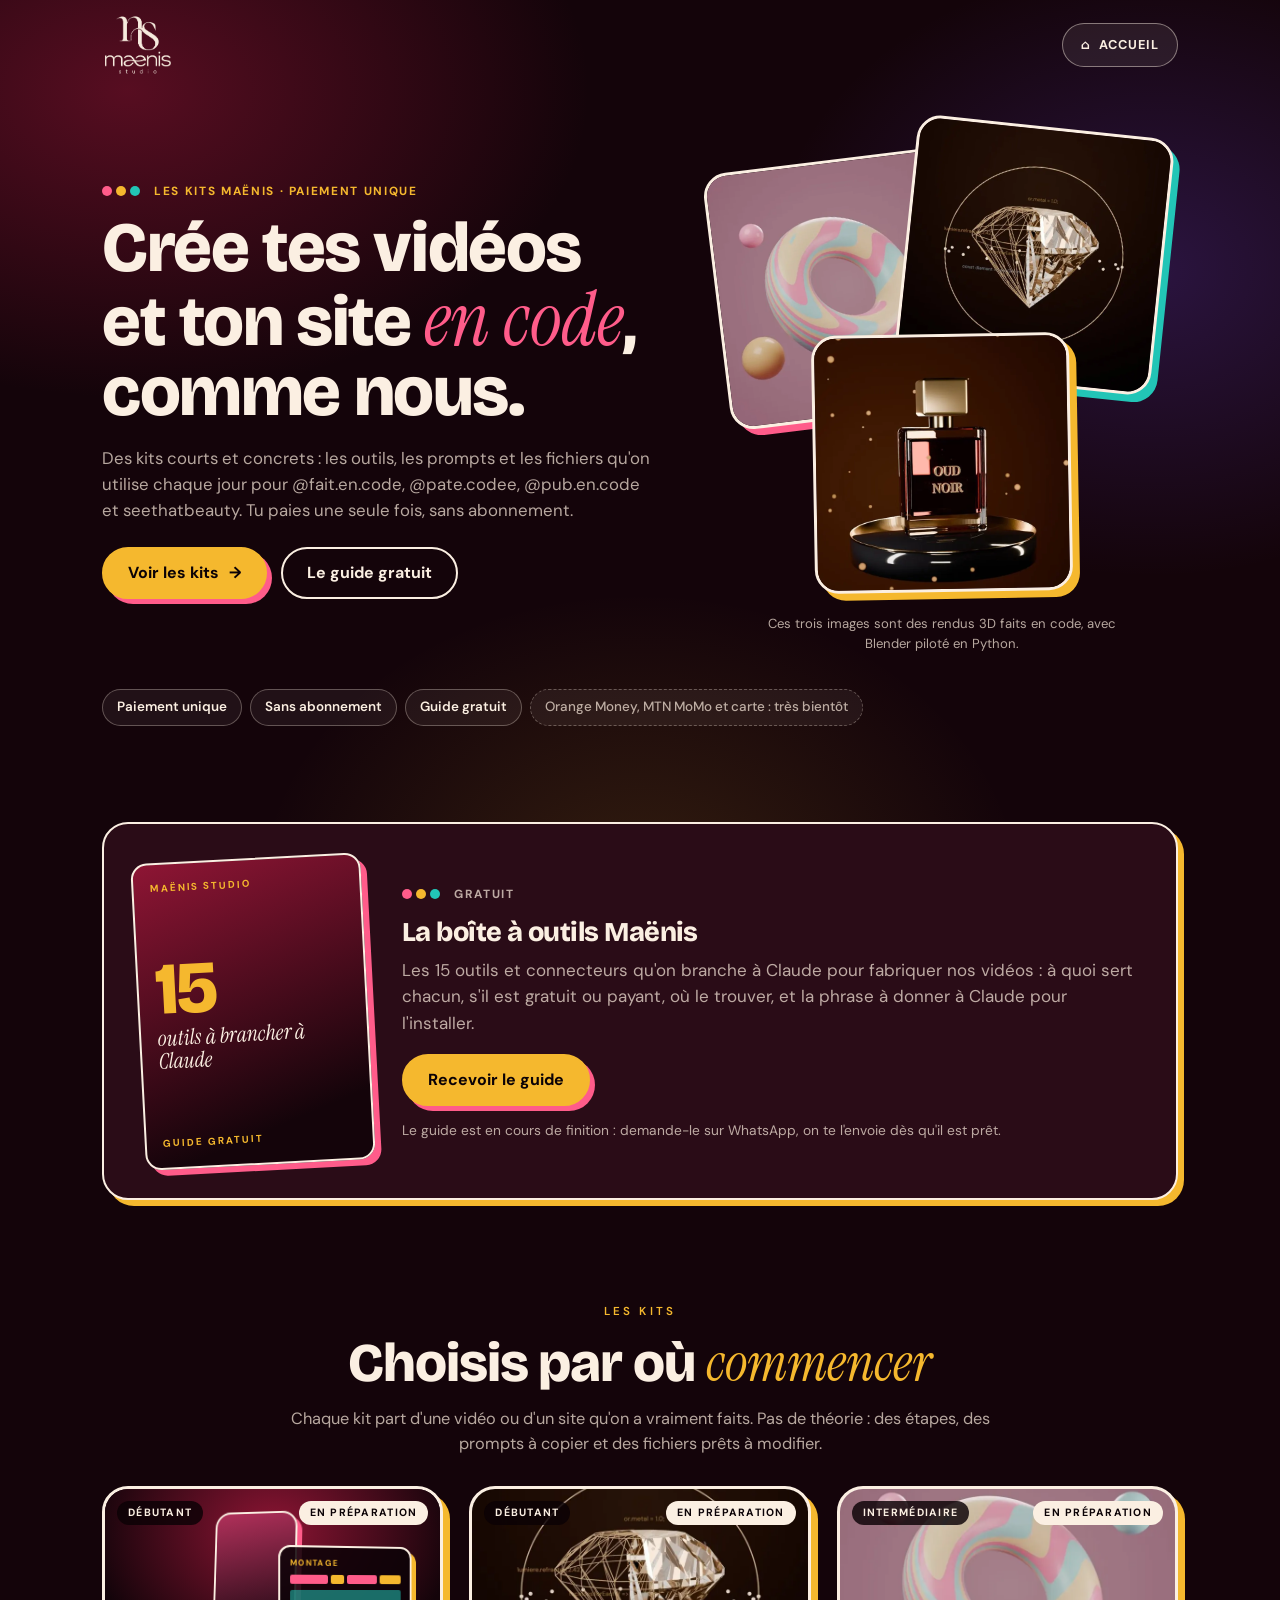
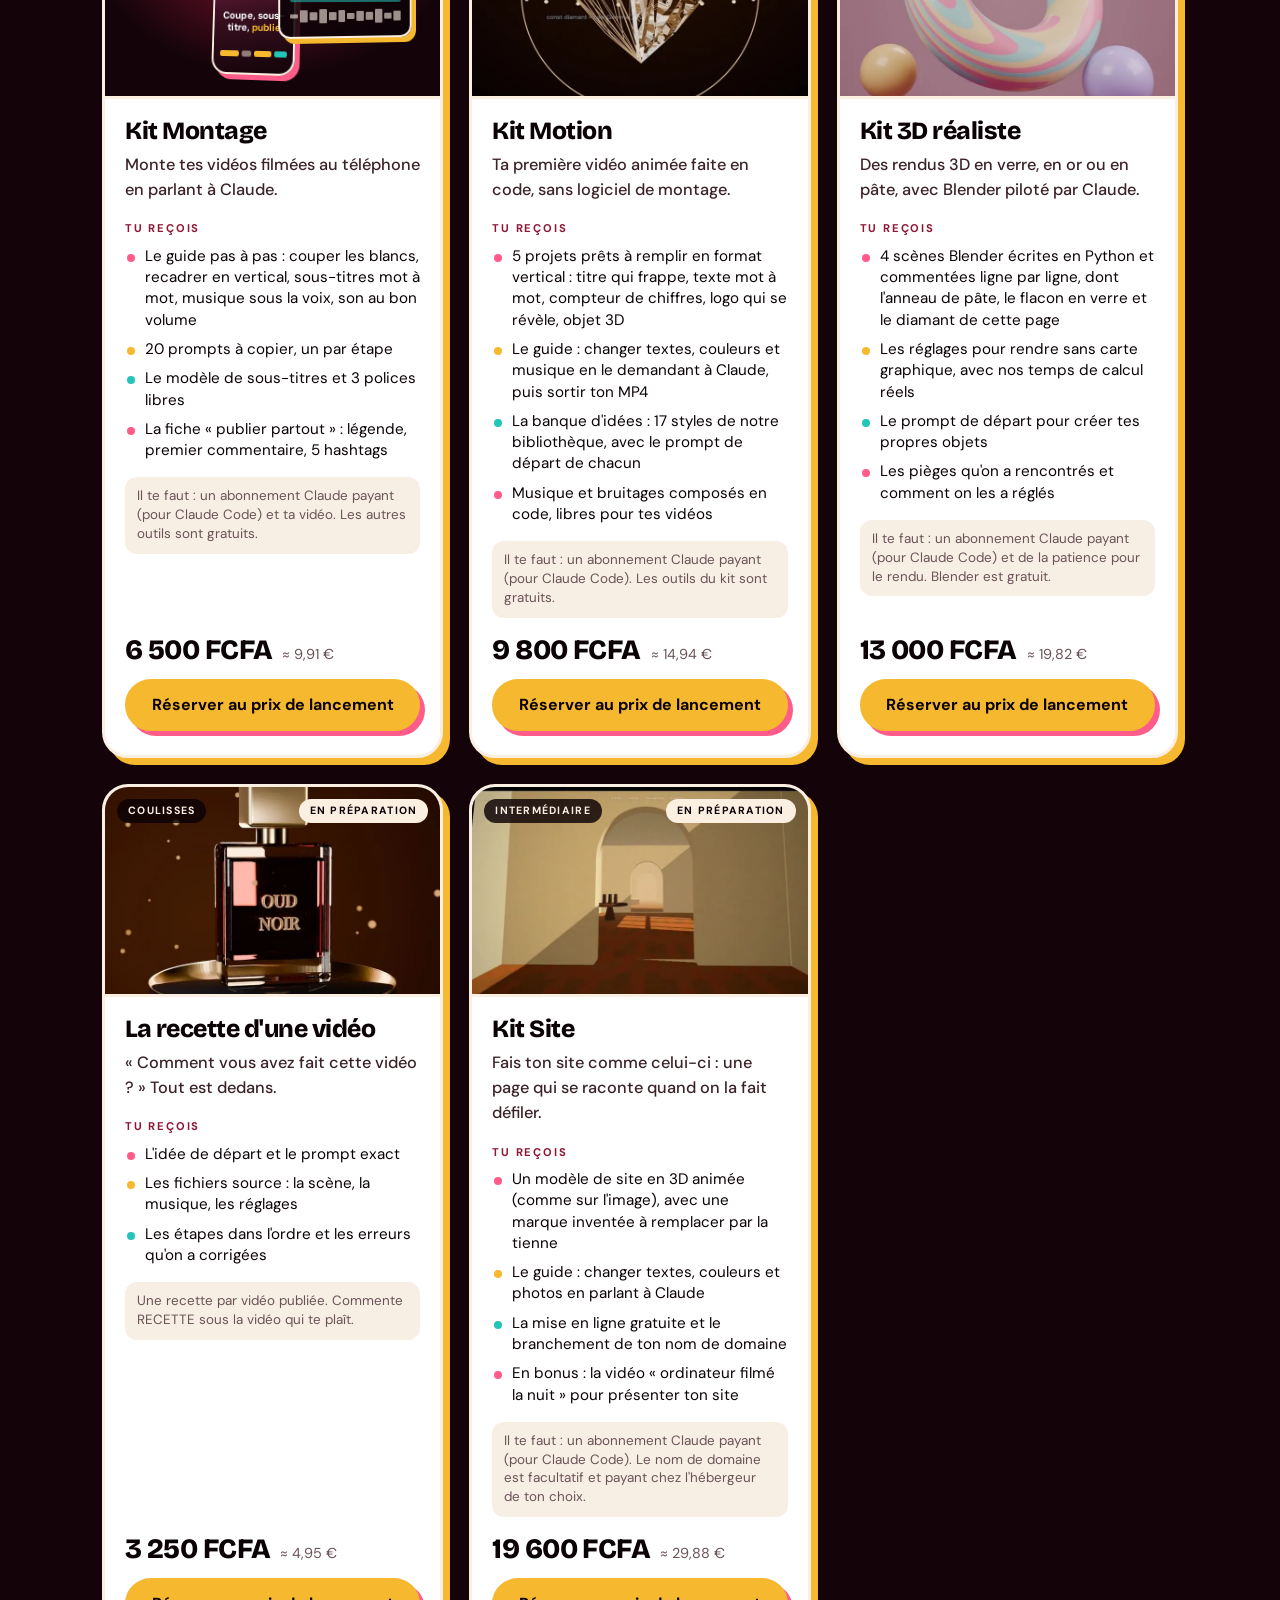
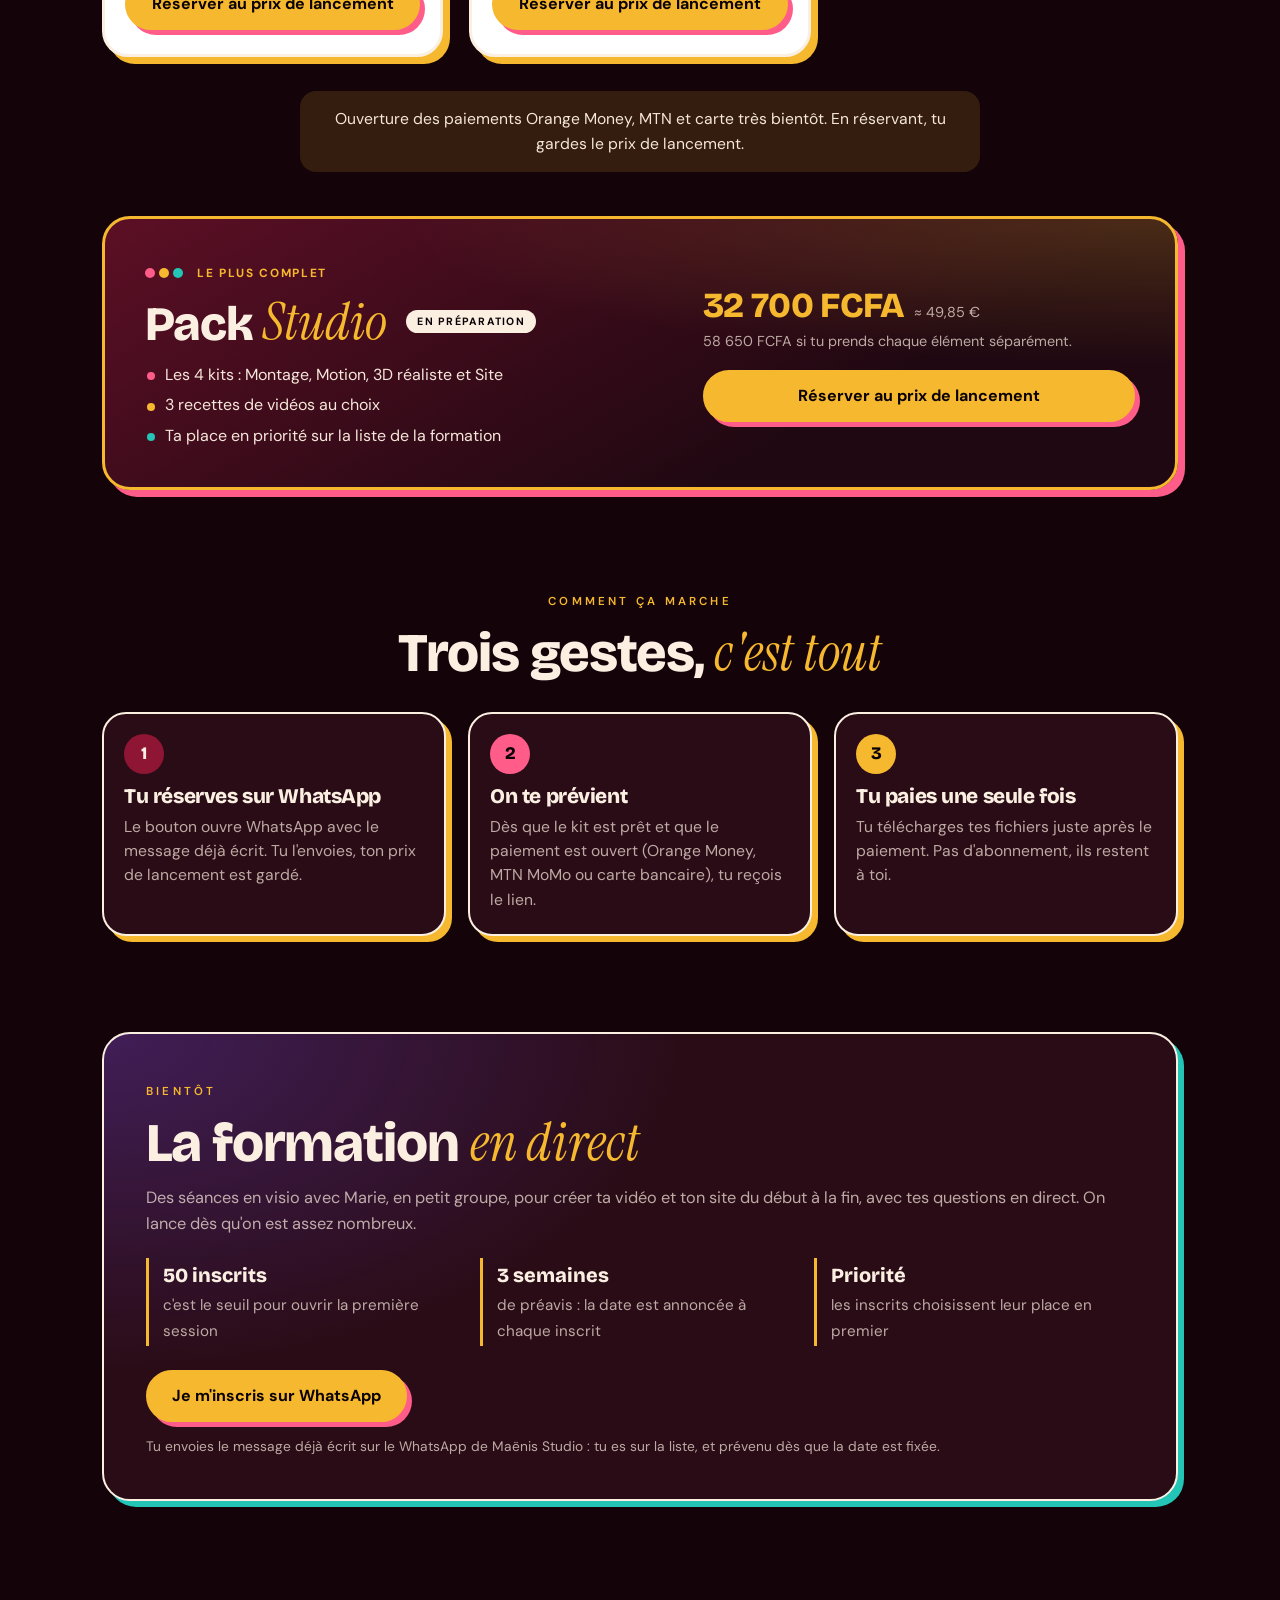
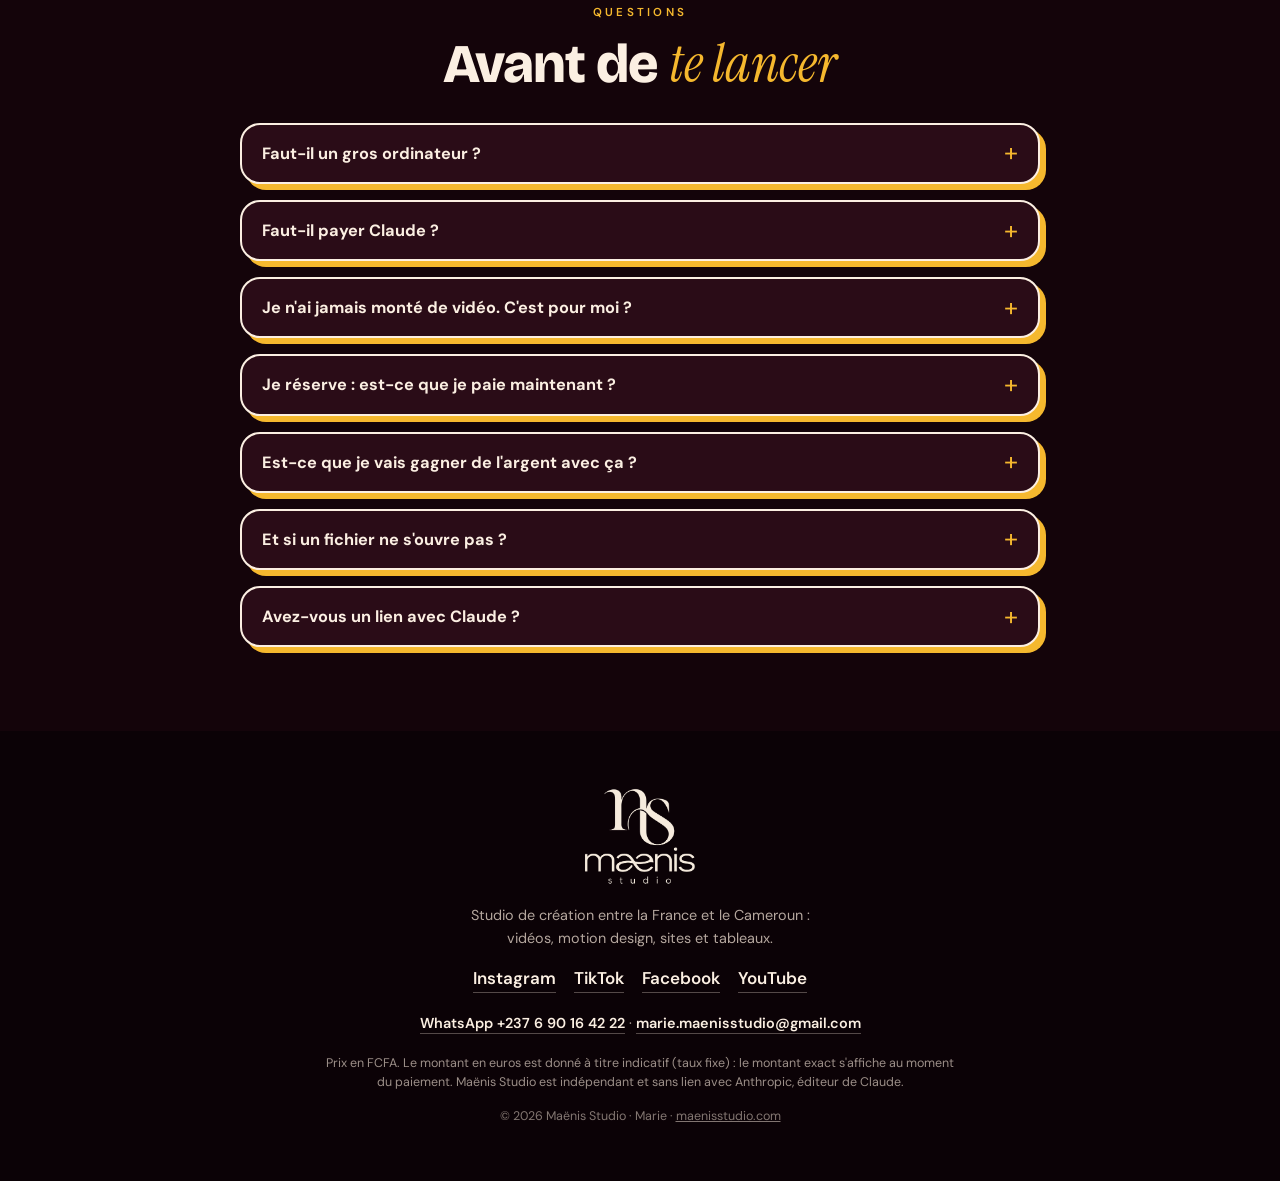
<file: kits/index.html>
<!doctype html>
<html lang="fr" data-racine="../">
<head>
  <meta charset="utf-8">
  <meta name="viewport" content="width=device-width, initial-scale=1">
  <title>Les kits Maënis · Crée tes vidéos et ton site en code</title>
  <meta name="description" content="Les kits Maënis Studio : les outils, les prompts et les fichiers qu'on utilise pour fabriquer nos vidéos et nos sites en code. Paiement unique, sans abonnement, guide gratuit.">
  <meta property="og:title" content="Les kits Maënis · Crée tes vidéos et ton site en code">
  <meta property="og:description" content="Guide gratuit, Kit Montage, Kit Motion, Kit 3D réaliste, Kit Site et Pack Studio. Paiement unique, sans abonnement.">
  <meta property="og:image" content="../images/kits/kit-3d-pate.webp">
  <meta name="theme-color" content="#14040A">
  <link rel="icon" href="../images/logo-bordeaux.png">
  <link rel="preconnect" href="https://fonts.googleapis.com">
  <link rel="preconnect" href="https://fonts.gstatic.com" crossorigin>
  <link href="https://fonts.googleapis.com/css2?family=Bricolage+Grotesque:opsz,wght@12..96,400..800&family=DM+Sans:opsz,wght@9..40,400..700&family=Instrument+Serif:ital@0;1&display=swap" rel="stylesheet">
  <link rel="stylesheet" href="kits.css?v=202611270331">
</head>
<body>
  <a class="skip" href="#kits">Aller aux kits</a>

  <div class="k-app" id="k-app" role="region" aria-label="Conseil d'ouverture" hidden>
    <span>Tu lis cette page dans TikTok ou Instagram&nbsp;? Si un bouton ne s'ouvre pas, ouvre la page dans ton navigateur.</span>
    <button type="button" id="k-copier">Copier le lien</button>
  </div>

  <header class="k-tete">
    <a class="k-tete__logo" href="../" data-accueil aria-label="Maënis Studio, retour à l'accueil"><img src="../images/logo-creme.png" alt="Maënis Studio" width="390" height="335"></a>
    <a class="k-tete__retour" href="../" data-accueil><span aria-hidden="true">⌂</span> Accueil</a>
  </header>

  <main>
    <!-- ============ ACCROCHE ============ -->
    <section class="k-accroche">
      <div class="k-accroche__texte">
        <p class="k-bienvenue" id="k-bienvenue" hidden></p>
        <p class="etiquette">Les kits Maënis · paiement unique</p>
        <h1>Crée tes vidéos et ton site <em>en code</em>, comme nous.</h1>
        <p class="k-chapo">Des kits courts et concrets&nbsp;: les outils, les prompts et les fichiers qu'on utilise chaque jour pour @fait.en.code, @pate.codee, @pub.en.code et seethatbeauty. Tu paies une seule fois, sans abonnement.</p>
        <div class="k-actions">
          <a class="bouton bouton--plein" href="#kits">Voir les kits <span aria-hidden="true">→</span></a>
          <a class="bouton bouton--trait" href="#gratuit">Le guide gratuit</a>
        </div>
      </div>
      <div class="k-accroche__images">
        <div class="k-vitrine">
          <figure class="v1"><img src="../images/kits/kit-3d-pate.webp" alt="Anneau de pâte pastel entouré de billes, rendu 3D fait en code" width="720" height="720"></figure>
          <figure class="v2"><img src="../images/kits/kit-motion-diamant.webp" alt="Diamant aux arêtes dorées, rendu 3D fait en code" width="720" height="720"></figure>
          <figure class="v3"><img src="../images/kits/recette-flacon.webp" alt="Flacon de parfum en verre sur un socle noir, rendu 3D fait en code" width="720" height="720"></figure>
        </div>
        <p class="k-legende">Ces trois images sont des rendus 3D faits en code, avec Blender piloté en Python.</p>
      </div>
    </section>

    <ul class="k-puces" id="k-puces" aria-label="En bref"></ul>

    <!-- ============ GUIDE GRATUIT ============ -->
    <section class="k-section" id="gratuit">
      <div class="k-gratuit reveal" id="k-guide"></div>
    </section>

    <!-- ============ LES KITS ============ -->
    <section class="k-section" id="kits">
      <div class="k-tete-section">
        <p class="sur-titre reveal">Les kits</p>
        <h2 class="reveal">Choisis par où <em>commencer</em></h2>
        <p class="k-intro reveal">Chaque kit part d'une vidéo ou d'un site qu'on a vraiment faits. Pas de théorie&nbsp;: des étapes, des prompts à copier et des fichiers prêts à modifier.</p>
      </div>
      <div class="k-grille" id="k-grille"></div>
      <p class="k-note reveal" id="k-note" hidden></p>
      <div class="k-pack reveal" id="k-pack"></div>
    </section>

    <!-- ============ COMMENT ÇA MARCHE ============ -->
    <section class="k-section" id="etapes">
      <div class="k-tete-section">
        <p class="sur-titre reveal">Comment ça marche</p>
        <h2 class="reveal">Trois gestes, <em>c'est tout</em></h2>
      </div>
      <ol class="k-etapes" data-etapes="reservation">
        <li class="k-etape reveal"><span>1</span><h3>Tu réserves sur WhatsApp</h3><p>Le bouton ouvre WhatsApp avec le message déjà écrit. Tu l'envoies, ton prix de lancement est gardé.</p></li>
        <li class="k-etape reveal"><span>2</span><h3>On te prévient</h3><p>Dès que le kit est prêt et que le paiement est ouvert (Orange Money, MTN MoMo ou carte bancaire), tu reçois le lien.</p></li>
        <li class="k-etape reveal"><span>3</span><h3>Tu paies une seule fois</h3><p>Tu télécharges tes fichiers juste après le paiement. Pas d'abonnement, ils restent à toi.</p></li>
      </ol>
      <ol class="k-etapes" data-etapes="paiement" hidden>
        <li class="k-etape reveal"><span>1</span><h3>Tu choisis ton kit</h3><p>Le bouton t'emmène sur la page de paiement sécurisée.</p></li>
        <li class="k-etape reveal"><span>2</span><h3>Tu paies une seule fois</h3><p>Orange Money ou MTN MoMo au Cameroun, carte bancaire en France et ailleurs. Le prix s'affiche dans ta monnaie.</p></li>
        <li class="k-etape reveal"><span>3</span><h3>Tu reçois tout de suite</h3><p>Tu télécharges tes fichiers juste après le paiement et un e-mail de confirmation t'arrive.</p></li>
      </ol>
    </section>

    <!-- ============ LISTE D'ATTENTE DE LA FORMATION ============ -->
    <section class="k-section" id="formation">
      <div class="k-attente reveal">
        <p class="sur-titre">Bientôt</p>
        <h2>La formation <em>en direct</em></h2>
        <p class="k-intro" id="k-formation-resume"></p>
        <ul class="k-regles" id="k-formation-regles"></ul>
        <div class="k-actions" id="k-formation-actions"></div>
        <p class="k-petit">Tu envoies le message déjà écrit sur le WhatsApp de Maënis Studio&nbsp;: tu es sur la liste, et prévenu dès que la date est fixée.</p>
      </div>
    </section>

    <!-- ============ QUESTIONS ============ -->
    <section class="k-section" id="questions">
      <div class="k-tete-section">
        <p class="sur-titre reveal">Questions</p>
        <h2 class="reveal">Avant de <em>te lancer</em></h2>
      </div>
      <div class="k-faq">
        <details class="reveal"><summary>Faut-il un gros ordinateur&nbsp;?</summary><p>Pour le montage, le motion et le site, non&nbsp;: on travaille nous-mêmes dans des sessions Claude Code en ligne, depuis un ordinateur modeste. Pour la 3D réaliste, le calcul est plus long sans carte graphique&nbsp;: le kit donne les réglages et nos vrais temps de rendu.</p></details>
        <details class="reveal"><summary>Faut-il payer Claude&nbsp;?</summary><p>Oui. Claude Code demande un abonnement Claude payant, à prendre directement chez Anthropic. Tous les autres outils des kits sont gratuits.</p></details>
        <details class="reveal"><summary>Je n'ai jamais monté de vidéo. C'est pour moi&nbsp;?</summary><p>Commence par le guide gratuit, puis le Kit Montage ou le Kit Motion&nbsp;: ils partent de zéro. Le Kit 3D et le Kit Site viennent ensuite.</p></details>
        <details class="reveal" data-etapes="reservation"><summary>Je réserve&nbsp;: est-ce que je paie maintenant&nbsp;?</summary><p>Non. Réserver, c'est envoyer un message WhatsApp&nbsp;: tu ne paies rien aujourd'hui et tu ne t'engages à rien. On te prévient quand le kit est prêt, et tu décides à ce moment-là.</p></details>
        <details class="reveal"><summary>Est-ce que je vais gagner de l'argent avec ça&nbsp;?</summary><p>On ne promet aucun revenu. Un kit t'apprend à fabriquer des vidéos et un site&nbsp;; ce que tu en fais dépend de toi, de ton travail et de ton public.</p></details>
        <details class="reveal"><summary>Et si un fichier ne s'ouvre pas&nbsp;?</summary><p>Écris-nous sur WhatsApp&nbsp;: on corrige ou on remplace le fichier.</p></details>
        <details class="reveal"><summary>Avez-vous un lien avec Claude&nbsp;?</summary><p>Non. Maënis Studio est un studio indépendant. Claude est une marque d'Anthropic&nbsp;; on utilise l'outil comme toi.</p></details>
      </div>
    </section>
  </main>

  <footer class="pied">
    <a href="../" data-accueil aria-label="Retour à l'accueil de Maënis Studio"><img src="../images/logo-creme.png" alt="Maënis Studio" class="pied__logo" width="390" height="335" loading="lazy"></a>
    <p>Studio de création entre la France et le Cameroun&nbsp;:<br>vidéos, motion design, sites et tableaux.</p>
    <div class="reseaux" id="k-reseaux" aria-label="Réseaux sociaux"></div>
    <p class="pied__contact"><a id="k-whatsapp" href="#" target="_blank" rel="noopener">WhatsApp <span id="k-numero"></span></a> · <a id="k-mail" href="#"></a></p>
    <p class="pied__mention">Prix en FCFA. Le montant en euros est donné à titre indicatif (taux fixe)&nbsp;: le montant exact s'affiche au moment du paiement. Maënis Studio est indépendant et sans lien avec Anthropic, éditeur de Claude.</p>
    <p class="pied__mini">© <span id="k-annee"></span> Maënis Studio · Marie · <a href="../" data-accueil>maenisstudio.com</a></p>
  </footer>

  <div class="k-barre" id="k-barre" aria-hidden="true">
    <span>Guide gratuit, kits dès <b id="k-des"></b></span>
    <a class="bouton bouton--plein" href="#kits" tabindex="-1">Voir les kits</a>
  </div>

  <noscript><p style="padding:20px;text-align:center">Pour voir les kits, active JavaScript ou écris-nous sur WhatsApp&nbsp;: <a href="https://wa.me/237690164222">+237 6 90 16 42 22</a>.</p></noscript>

  <script src="../config.js?v=202611270331"></script>
  <script src="../ref.js?v=202611270331"></script>
  <script src="kits.js?v=202611270331"></script>
</body>
</html>
</file>
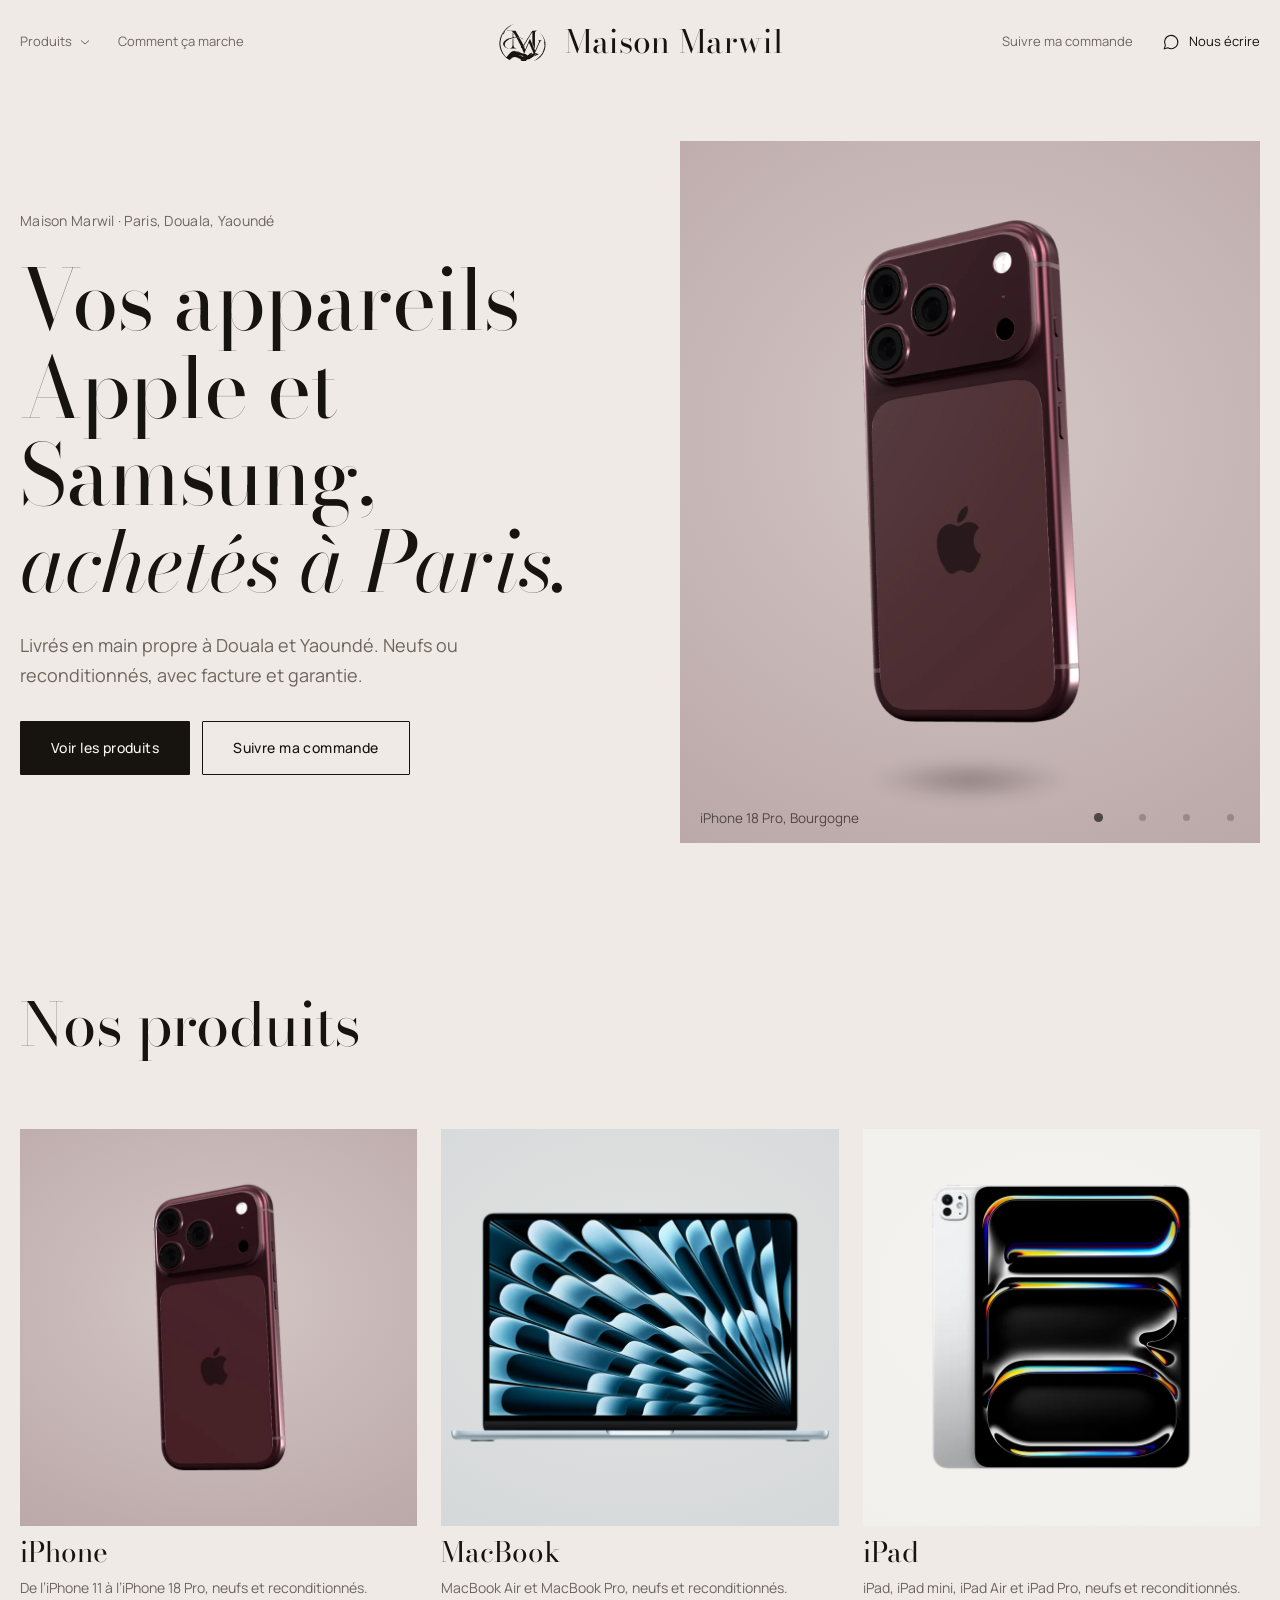
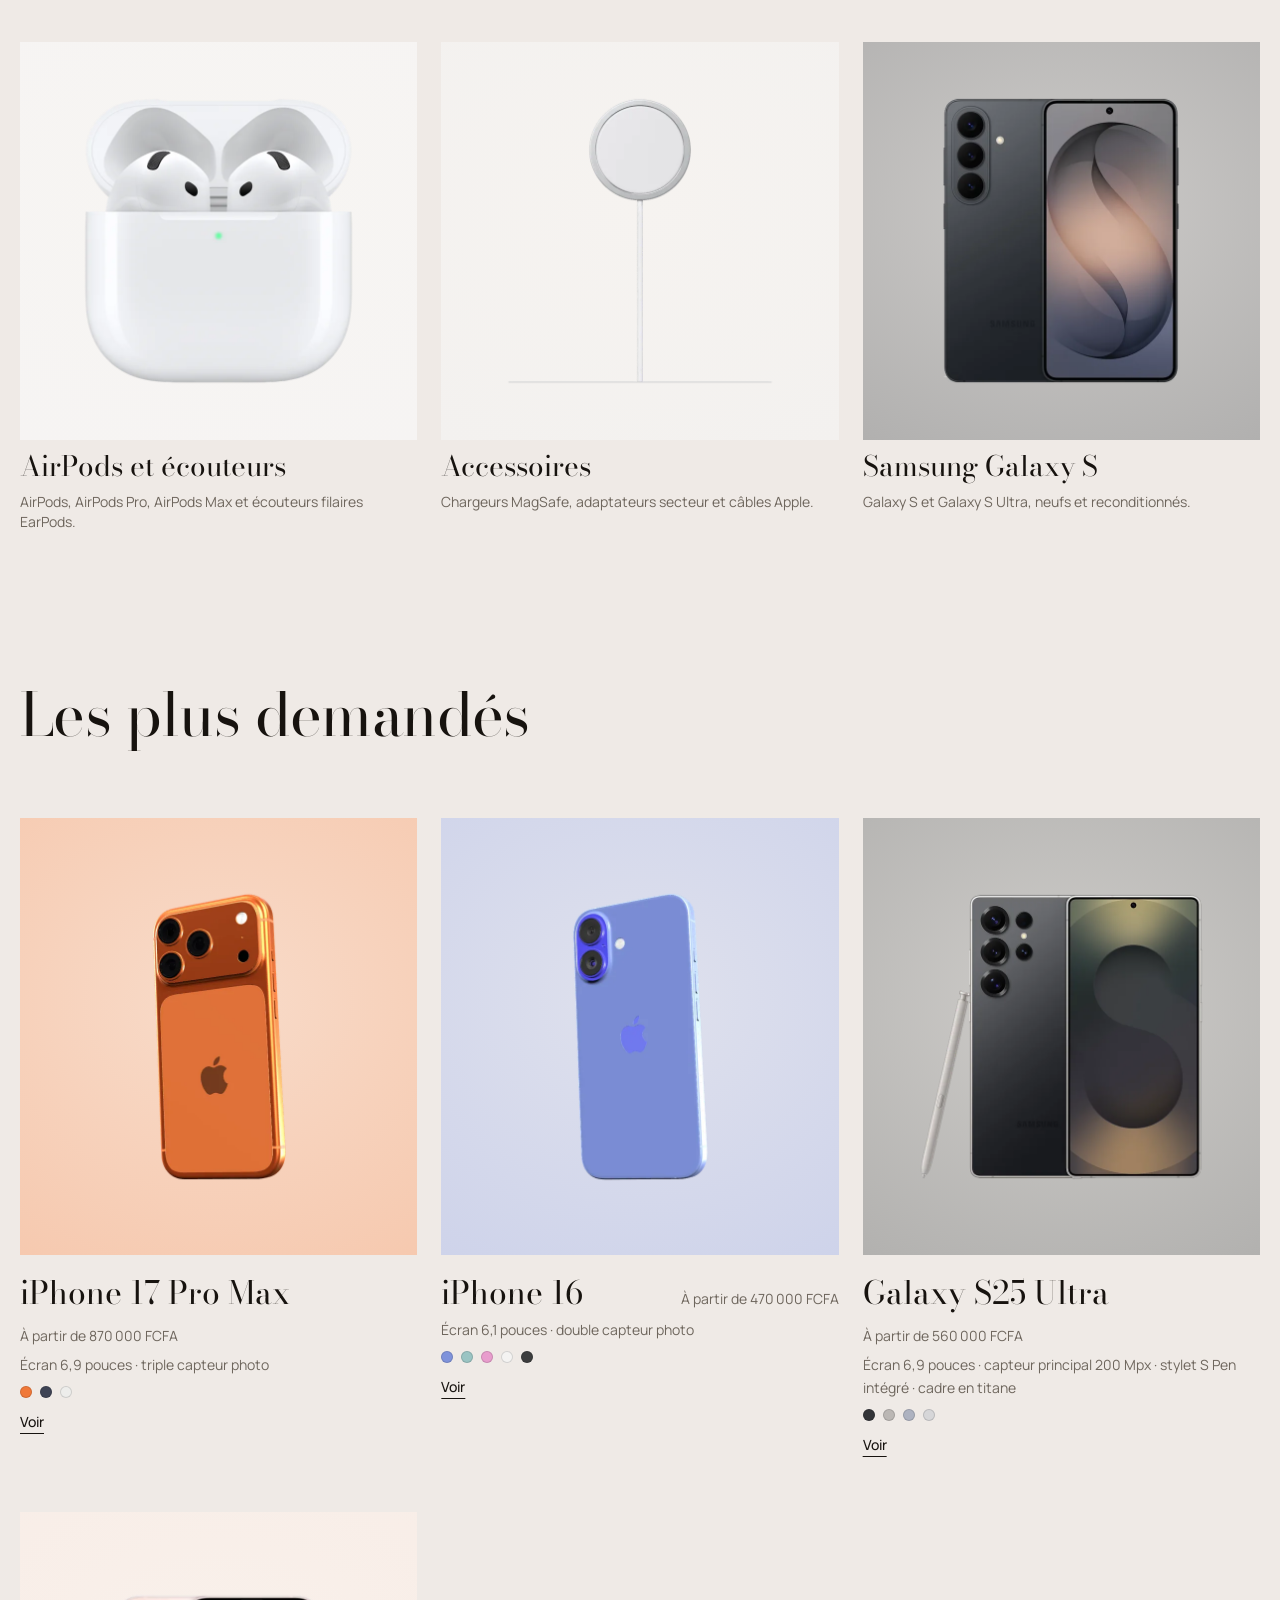
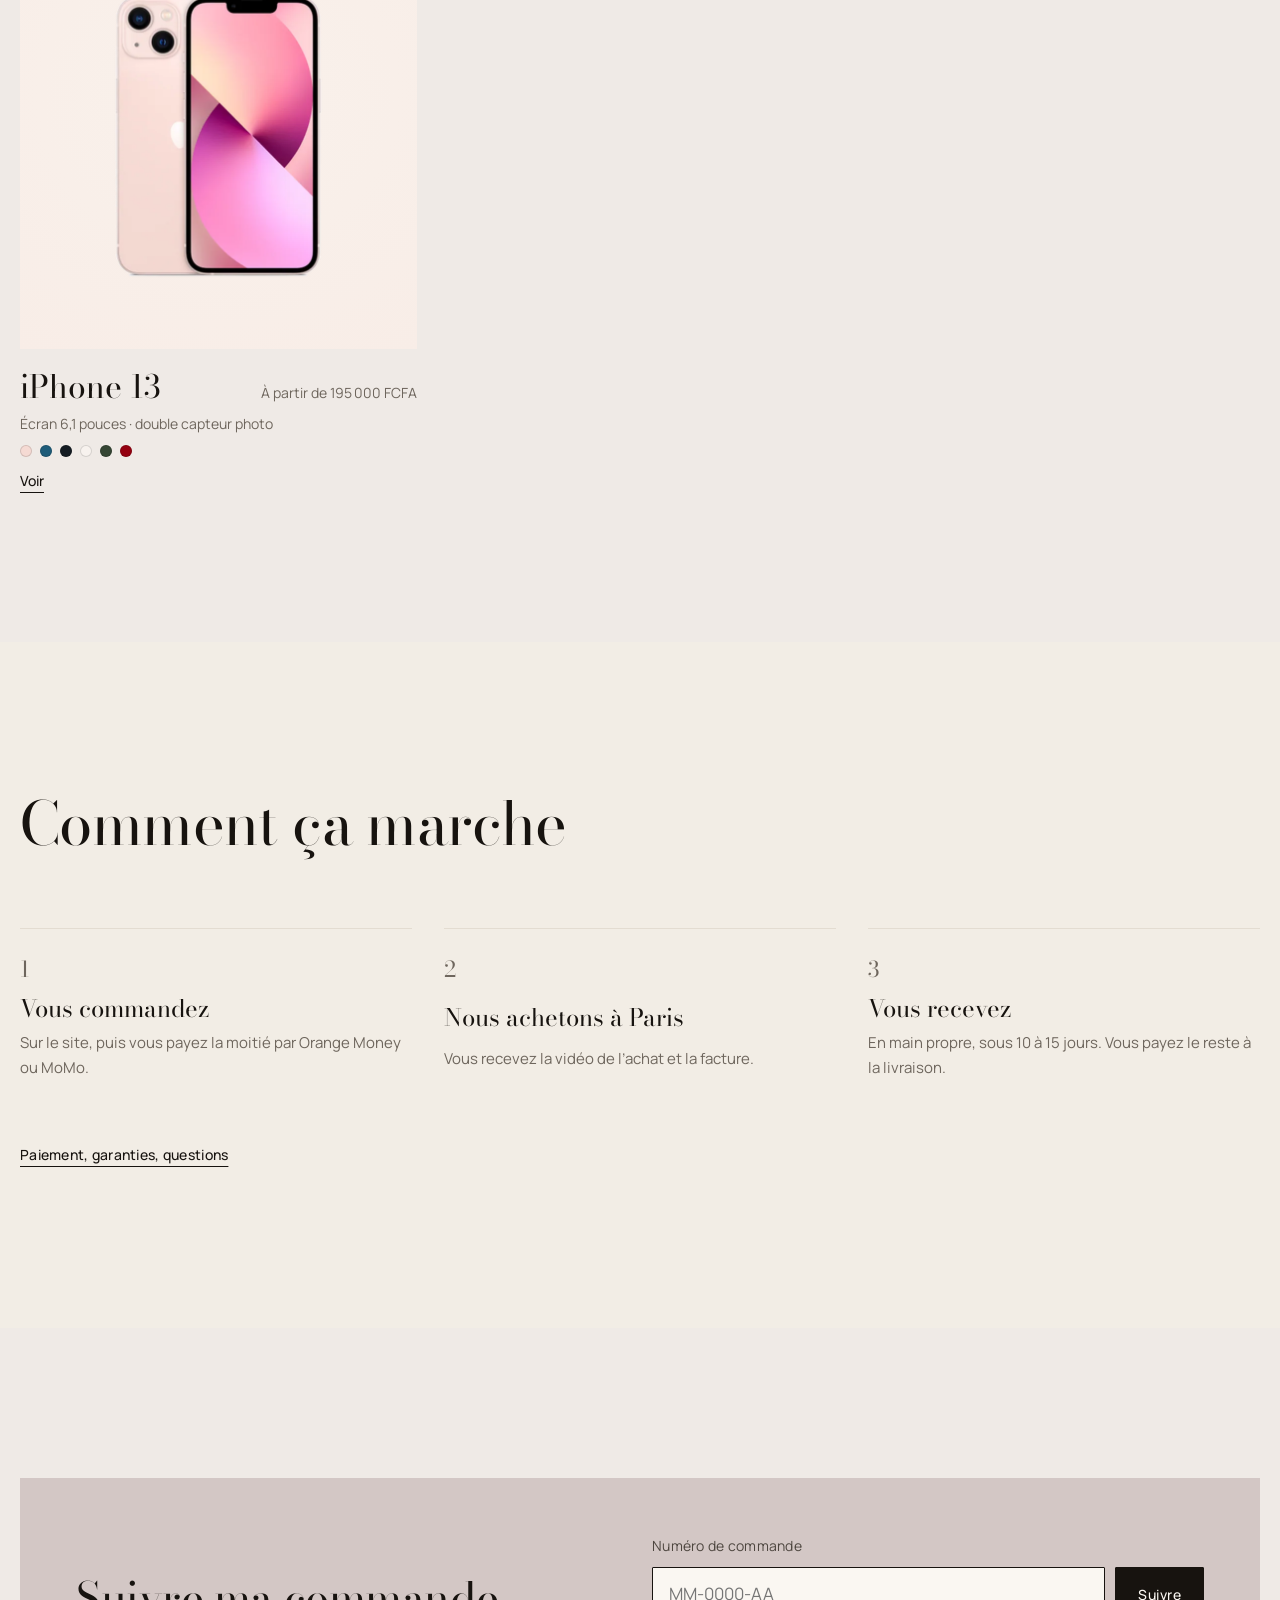
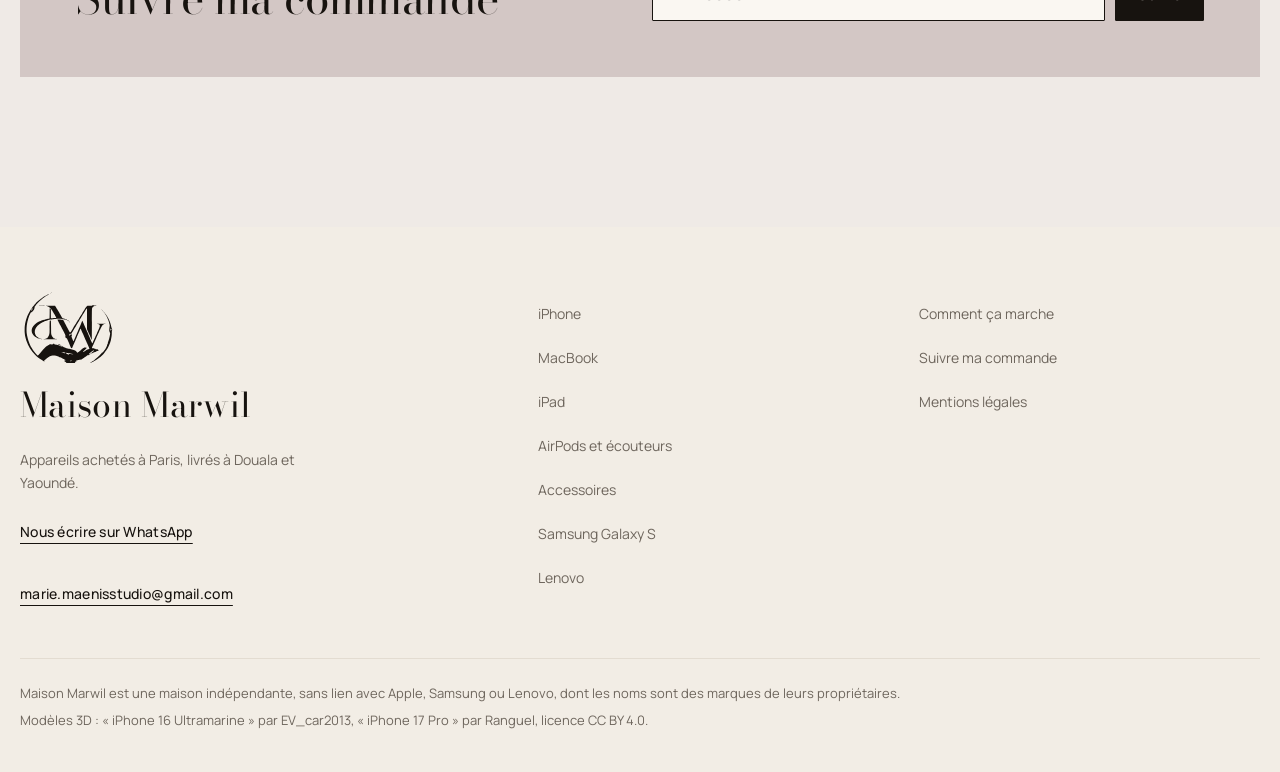
<file: marwil/index.html>
<!doctype html>
<html lang="fr">
<head>
<meta charset="utf-8">
<meta name="viewport" content="width=device-width, initial-scale=1, viewport-fit=cover">
<title>Maison Marwil</title>
<meta name="description" content="Appareils Apple et Samsung achetés à Paris, livrés à Douala et Yaoundé. Neufs ou reconditionnés, avec facture et garantie.">
<meta property="og:url" content="https://maenisstudio.com/marwil/">
<link rel="canonical" href="https://maenisstudio.com/marwil/">
<meta property="og:type" content="website">
<meta property="og:site_name" content="Maison Marwil">
<meta property="og:title" content="Maison Marwil">
<meta property="og:description" content="Appareils Apple et Samsung achetés à Paris, livrés à Douala et Yaoundé. Neufs ou reconditionnés, avec facture et garantie.">
<meta property="og:image" content="https://maenisstudio.com/marwil/images/partage.jpg">
<meta property="og:image:width" content="1200">
<meta property="og:image:height" content="630">
<meta name="twitter:card" content="summary_large_image">
<meta name="theme-color" content="#FAF7F2">
<link rel="preconnect" href="https://fonts.googleapis.com">
<link rel="stylesheet" href="https://fonts.googleapis.com/css2?family=Bodoni+Moda:ital,opsz,wght@0,6..96,400;0,6..96,500;1,6..96,400&family=Manrope:wght@300;400;500;600&display=swap">
<link rel="stylesheet" href="commun.css">
<style>
/* 1. l'accueil : une phrase, un iPhone, deux chemins */
.accueil { padding-top: clamp(28px, 6vw, 56px); }
.accueil .wrap { display: grid; grid-template-columns: 1fr; gap: 36px; align-items: center; }
@media (min-width: 960px) { .accueil .wrap { grid-template-columns: 1fr 1fr; gap: 80px; min-height: calc(100vh - var(--hdr, 84px) - 120px); } }
.accueil .texte { display: flex; flex-direction: column; gap: 24px; }
.accueil h1 { font-size: clamp(44px, 10.5vw, 84px); }
.accueil .lead { font-size: 18px; }
.chemins { display: flex; flex-direction: column; gap: 12px; margin-top: 6px; }
@media (min-width: 560px) { .chemins { flex-direction: row; flex-wrap: wrap; align-items: center; } }
.accueil .studio { aspect-ratio: 4 / 4.6; margin-inline: calc(-1 * max(20px, env(safe-area-inset-left, 0px))); }
@media (min-width: 960px) { .accueil .studio { margin-inline: 0; max-height: 78vh; aspect-ratio: auto; height: 78vh; } }
.accueil .studio { transition: background 1.2s var(--lent); }
.lien-vitrine { position: absolute; inset: 0; display: block; }
.accueil .studio img.v { position: absolute; inset: 7% 6% 13%; width: 88%; height: 80%; object-fit: contain; transition: opacity .55s ease; animation: flotte 7s ease-in-out infinite alternate; }
@keyframes flotte { to { transform: translateY(-2%); } }
.points { position: absolute; right: 8px; bottom: 4px; display: flex; }
.points button { width: 44px; height: 44px; border: 0; background: none; cursor: pointer; display: flex; align-items: center; justify-content: center; }
.points button::before { content: ""; width: 7px; height: 7px; border-radius: 50%; background: var(--gris-fonce); opacity: .35; transition: opacity .4s ease, transform .4s ease; }
.points button[aria-pressed="true"]::before { opacity: 1; transform: scale(1.3); }
.accueil .studio .ombre { bottom: 6%; width: 34%; }
.legende { position: absolute; left: 20px; right: 190px; bottom: 16px; font-size: 13.5px; line-height: 1.35; color: var(--gris-fonce); }
@media (prefers-reduced-motion: reduce) { .accueil .studio img.v { animation: none; } }

/* 3. trois promesses */
.promesses { display: grid; grid-template-columns: 1fr; border-top: 1px solid var(--filet); }
@media (min-width: 900px) { .promesses { grid-template-columns: repeat(3, minmax(0, 1fr)); gap: 40px; border-top: 0; } }
.promesse { display: flex; flex-direction: column; gap: 12px; padding: 30px 0; border-bottom: 1px solid var(--filet); }
@media (min-width: 900px) { .promesse { border-bottom: 0; border-top: 1px solid var(--filet); } }
.promesse h3 { font-size: 28px; }
.promesse p { color: var(--gris); font-size: 15px; max-width: 36ch; }

/* 4. la commande en quatre temps */
.temps { display: grid; grid-template-columns: 1fr; counter-reset: t; }
@media (min-width: 900px) { .temps { grid-template-columns: repeat(4, minmax(0, 1fr)); gap: 32px; } .temps.trois { grid-template-columns: repeat(3, minmax(0, 1fr)); } }
.tps { display: grid; grid-template-columns: 40px 1fr; gap: 2px 14px; padding: 22px 0; border-bottom: 1px solid var(--filet); }
@media (min-width: 900px) { .tps { grid-template-columns: 1fr; border-bottom: 0; border-top: 1px solid var(--filet); gap: 8px; } }
.tps .n { font-family: var(--f-display); font-size: 22px; color: var(--gris); grid-row: span 2; }
.tps h3 { font-size: 24px; }
.tps p { color: var(--gris); font-size: 15px; grid-column: 2; }
@media (min-width: 900px) { .tps p { grid-column: 1; } .tps .n { grid-row: auto; } }

/* 5. le suivi */
.suivi-bande { display: grid; gap: 24px; padding: clamp(30px, 6vw, 56px); background: var(--pale); }
@media (min-width: 900px) { .suivi-bande { grid-template-columns: 1fr 1fr; align-items: end; } }
.suivi-bande > * { min-width: 0; }
.suivi-ligne { display: flex; gap: 10px; }
.suivi-ligne input { flex: 1; min-width: 0; font: inherit; font-size: 17px; min-height: 54px; padding: 0 16px; border: 1px solid var(--encre); border-radius: 1px; background: var(--papier); color: var(--encre); text-transform: uppercase; }
.suivi-ligne .btn { padding: 0 22px; flex: none; }
</style>
</head>
<body data-page="accueil" data-couleur="bourgogne">
<main>
<section class="accueil gut" aria-labelledby="t1">
  <div class="wrap">
    <div class="texte rise">
      <p class="eyebrow">Maison Marwil · Paris, Douala, Yaoundé</p>
      <h1 id="t1">Vos appareils Apple et Samsung, <i>achetés à Paris.</i></h1>
      <p class="lead">Livrés en main propre à Douala et Yaoundé. Neufs ou reconditionnés, avec facture et garantie.</p>
      <div class="chemins"><a class="btn" href="collection.html">Voir les produits</a><a class="btn clair" href="suivi.html">Suivre ma commande</a></div>
    </div>
    <div class="studio rise" id="vitrine" style="animation-delay:.2s" aria-roledescription="carrousel" aria-label="Produits phares"><div class="ombre"></div><a class="lien-vitrine" id="lienVitrine" href="produit.html?m=iphone-18-pro" aria-label="Voir l’iPhone 18 Pro"><img class="v" src="images/accueil-bourgogne.webp" alt="iPhone 18 Pro, couleur Bourgogne"><img class="v" alt="" style="opacity:0"></a><p class="legende" id="legVitrine" aria-live="polite">iPhone 18 Pro, Bourgogne</p><div class="points" id="points" role="group" aria-label="Choisir un produit"></div></div>
  </div>
</section>

<section class="section gut" aria-labelledby="tCat">
  <div class="wrap">
    <div class="titre reveal"><h2 id="tCat">Nos produits</h2></div>
    <div class="tuiles" id="tuiles"></div>
  </div>
</section>

<section class="section gut" aria-labelledby="tCol" style="padding-top:0">
  <div class="wrap">
    <div class="titre reveal"><h2 id="tCol">Les plus demandés</h2></div>
    <div class="grille compacte" id="grille"></div>
  </div>
</section>

<section class="section gut" id="sAvis" aria-labelledby="tAvis" hidden style="padding-top:0">
  <div class="wrap">
    <div class="titre reveal"><h2 id="tAvis">Ils ont reçu leur appareil</h2></div>
    <div class="avis" id="avis"></div>
  </div>
</section>

<section class="section gut" aria-labelledby="tCmd" style="background:var(--papier-2)">
  <div class="wrap">
    <div class="titre reveal"><h2 id="tCmd">Comment ça marche</h2></div>
    <div class="temps trois">
      <div class="tps reveal"><span class="n">1</span><h3>Vous commandez</h3><p>Sur le site, puis vous payez la moitié par Orange Money ou MoMo.</p></div>
      <div class="tps reveal"><span class="n">2</span><h3>Nous achetons à Paris</h3><p>Vous recevez la vidéo de l’achat et la facture.</p></div>
      <div class="tps reveal"><span class="n">3</span><h3>Vous recevez</h3><p>En main propre, sous <span class="delai"></span>. Vous payez le reste à la livraison.</p></div>
    </div>
    <p class="reveal" style="margin-top:28px"><a class="link" href="comment.html">Paiement, garanties, questions</a></p>
  </div>
</section>

<section class="section gut" aria-labelledby="tSuivi">
  <div class="wrap suivi-bande reveal">
    <h2 id="tSuivi" style="font-size:clamp(30px,5.4vw,44px)">Suivre ma commande</h2>
    <form action="suivi.html" method="get" style="display:flex;flex-direction:column;gap:10px">
      <label for="nAcc" class="eyebrow">Numéro de commande</label>
      <div class="suivi-ligne"><input id="nAcc" name="n" placeholder="MM-0000-AA" autocomplete="off" autocapitalize="characters"><button class="btn" type="submit">Suivre</button></div>
    </form>
  </div>
</section>
</main>

<script src="catalogue.js"></script>
<script src="monogramme.js"></script>
<script src="commun.js"></script>
<script>
MARWIL.chargerPrix().then(() => { const M = MARWIL, tous = M.modeles; M.modeles = (M.vedettes || []).map(M.modele).filter(Boolean); if (!M.modeles.length) M.modeles = tous; M.cartes(document.getElementById("grille"), null, 4); M.modeles = tous; });
MARWIL.tuiles(document.getElementById("tuiles"));
// avis de clients : affichés seulement s'il y en a (texte posé avec textContent)
if ((MARWIL.avis || []).length) {
  const box = document.getElementById("avis"); document.getElementById("sAvis").hidden = false;
  MARWIL.avis.slice(0, 6).forEach(a => { const f = document.createElement("figure"), q = document.createElement("blockquote"), c = document.createElement("figcaption"); q.textContent = "« " + a.texte + " »"; c.textContent = a.nom + (a.ville ? ", " + a.ville : ""); f.append(q, c); box.append(f); });
}
// la vitrine de l'accueil : quatre produits phares en fondu, le studio prend la couleur de chacun
(function () {
  const M = MARWIL, v = document.getElementById("vitrine"), ims = v.querySelectorAll("img.v"), leg = document.getElementById("legVitrine"), lien = document.getElementById("lienVitrine"), pts = document.getElementById("points");
  const S = [["iphone-18-pro", "bourgogne", "images/accueil-bourgogne.webp"], ["macbook-air-13-m5", "mba13m5-bleuciel"], ["airpods-max-2", "airpodsmax2-orange"], ["galaxy-s26-ultra", "s26u-violet"]]
    .map(([id, c, src]) => ({ m: M.modele(id), c, src: src || `images/${id}-${c}.webp` })).filter(x => x.m && M.couleurs[x.c]);
  S.forEach(x => { const i = new Image(); i.src = x.src; });
  let n = 0, haut = 0, minuteur = null;
  pts.innerHTML = S.map((x, i) => `<button type="button" aria-label="${x.m.nom}" aria-pressed="${i === 0}"></button>`).join("");
  function montrer(k) {
    n = (k + S.length) % S.length; const x = S[n], st = M.studio(x.c), nom = `${x.m.nom}, ${M.couleurs[x.c].nom}`;
    const sous = ims[1 - haut]; sous.src = x.src; sous.alt = nom;
    ims[haut].style.transitionDelay = "0s"; ims[haut].style.opacity = 0; ims[haut].alt = "";
    sous.style.transitionDelay = ".55s"; sous.style.opacity = 1; haut = 1 - haut;
    v.style.setProperty("--pale", st.pale); v.style.setProperty("--pale-2", st.pale2);
    leg.textContent = nom; lien.href = M.lien(x.m); lien.setAttribute("aria-label", "Voir " + x.m.nom);
    pts.querySelectorAll("button").forEach((b, i) => b.setAttribute("aria-pressed", i === n));
  }
  const calme = matchMedia("(prefers-reduced-motion: reduce)").matches;
  const lancer = () => { clearInterval(minuteur); if (!calme) minuteur = setInterval(() => { if (!document.hidden) montrer(n + 1); }, 4500); };
  pts.addEventListener("click", e => { const b = e.target.closest("button"); if (!b) return; montrer([...pts.children].indexOf(b)); lancer(); });
  v.style.setProperty("--pale", M.studio(S[0].c).pale); v.style.setProperty("--pale-2", M.studio(S[0].c).pale2);
  lancer();
})();
document.querySelectorAll(".delai").forEach(e => e.textContent = MARWIL.delai);
</script>
</body>
</html>
</file>
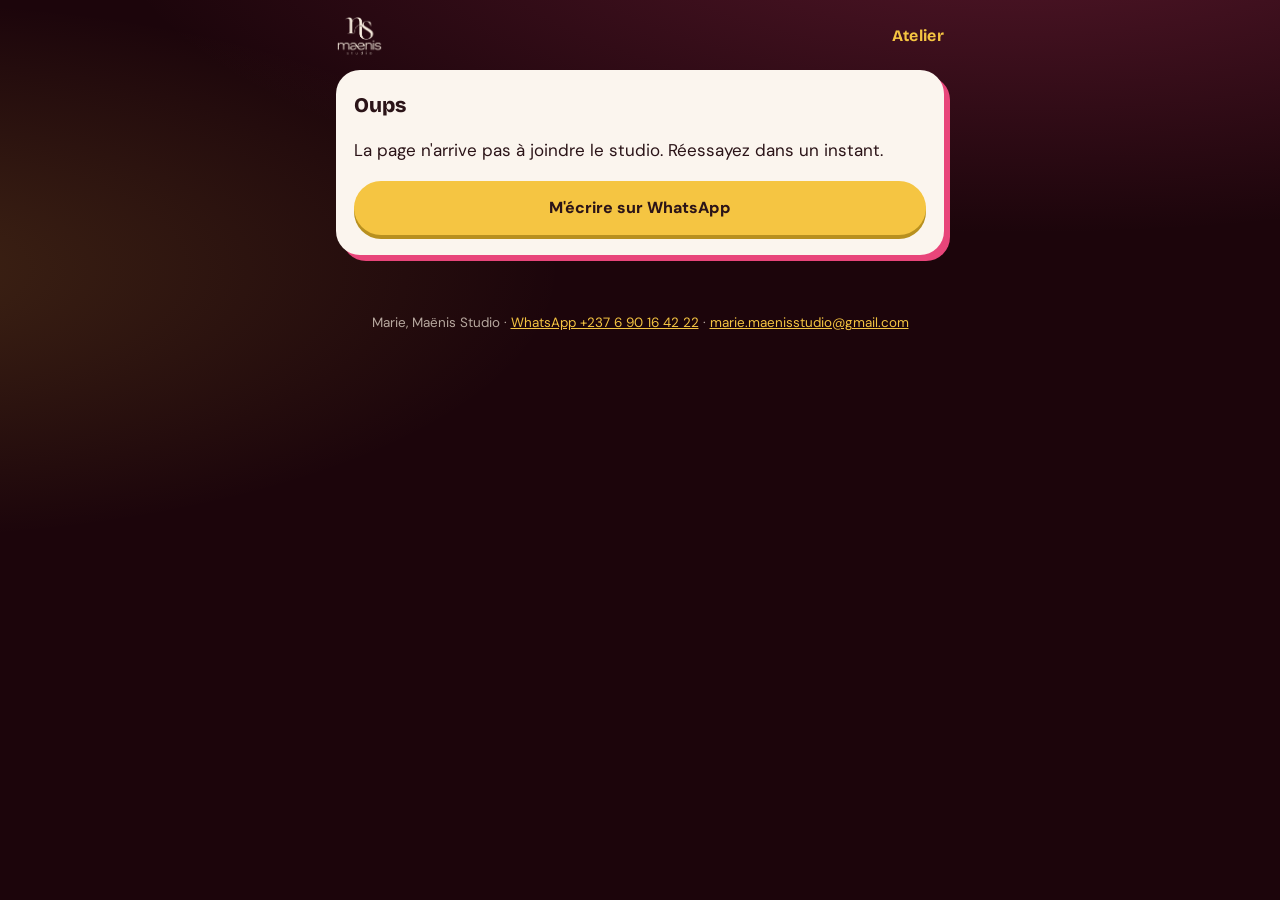
<file: atelier.html>
<!doctype html>
<html lang="fr">
<head>
  <meta charset="utf-8">
  <meta name="viewport" content="width=device-width, initial-scale=1">
  <title>Atelier · Maënis Studio</title>
  <meta name="robots" content="noindex">
  <meta name="theme-color" content="#1C050B">
  <link rel="icon" href="images/logo-bordeaux.png">
  <link rel="preconnect" href="https://fonts.googleapis.com">
  <link rel="preconnect" href="https://fonts.gstatic.com" crossorigin>
  <link href="https://fonts.googleapis.com/css2?family=Bricolage+Grotesque:opsz,wght@12..96,400..800&family=DM+Sans:opsz,wght@9..40,400..700&family=Instrument+Serif:ital@0;1&display=swap" rel="stylesheet">
  <link rel="stylesheet" href="espace.css?v=202611270331">
</head>
<body data-page="atelier">
  <header class="e-tete"><a href="./" aria-label="Maënis Studio"><img src="images/logo-creme.png" alt="Maënis Studio"></a><span>Atelier</span></header>
  <main id="app"><p class="chargement">Un instant…</p></main>
  <footer class="e-pied">Marie, Maënis Studio · <a href="https://wa.me/237690164222">WhatsApp +237 6 90 16 42 22</a> · <a href="mailto:marie.maenisstudio@gmail.com">marie.maenisstudio@gmail.com</a></footer>
  <script src="config.js?v=202611270331"></script>
  <script src="espace.js?v=202611270331"></script>
</body>
</html>
</file>
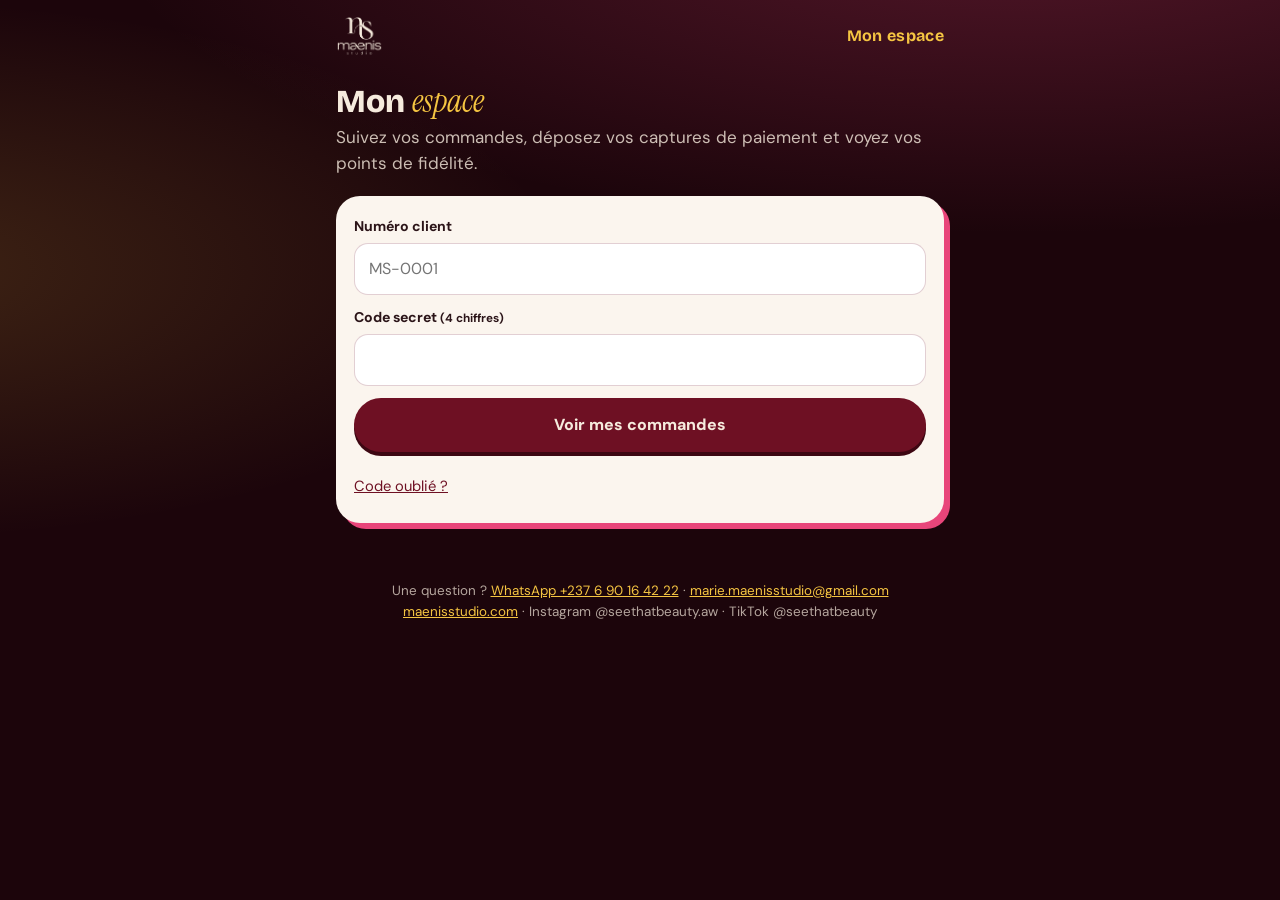
<file: espace.html>
<!doctype html>
<html lang="fr">
<head>
  <meta charset="utf-8">
  <meta name="viewport" content="width=device-width, initial-scale=1">
  <title>Mon espace · Maënis Studio</title>
  <meta name="description" content="Suivez votre commande Maënis Studio, déposez votre capture de paiement et voyez vos points de fidélité.">
  <meta name="robots" content="noindex">
  <meta name="theme-color" content="#1C050B">
  <link rel="icon" href="images/logo-bordeaux.png">
  <link rel="preconnect" href="https://fonts.googleapis.com">
  <link rel="preconnect" href="https://fonts.gstatic.com" crossorigin>
  <link href="https://fonts.googleapis.com/css2?family=Bricolage+Grotesque:opsz,wght@12..96,400..800&family=DM+Sans:opsz,wght@9..40,400..700&family=Instrument+Serif:ital@0;1&display=swap" rel="stylesheet">
  <link rel="stylesheet" href="espace.css?v=202611270331">
</head>
<body data-page="espace">
  <header class="e-tete"><a href="./" aria-label="Retour au site Maënis Studio"><img src="images/logo-creme.png" alt="Maënis Studio"></a><span>Mon espace</span></header>
  <main id="app"><p class="chargement">Un instant…</p></main>
  <footer class="e-pied">Une question ? <a href="https://wa.me/237690164222">WhatsApp +237 6 90 16 42 22</a> · <a href="mailto:marie.maenisstudio@gmail.com">marie.maenisstudio@gmail.com</a><br><a href="./">maenisstudio.com</a> · Instagram @seethatbeauty.aw · TikTok @seethatbeauty</footer>
  <script src="config.js?v=202611270331"></script>
  <script src="photos.js?v=202611270331"></script>
  <script src="espace.js?v=202611270331"></script>
</body>
</html>
</file>
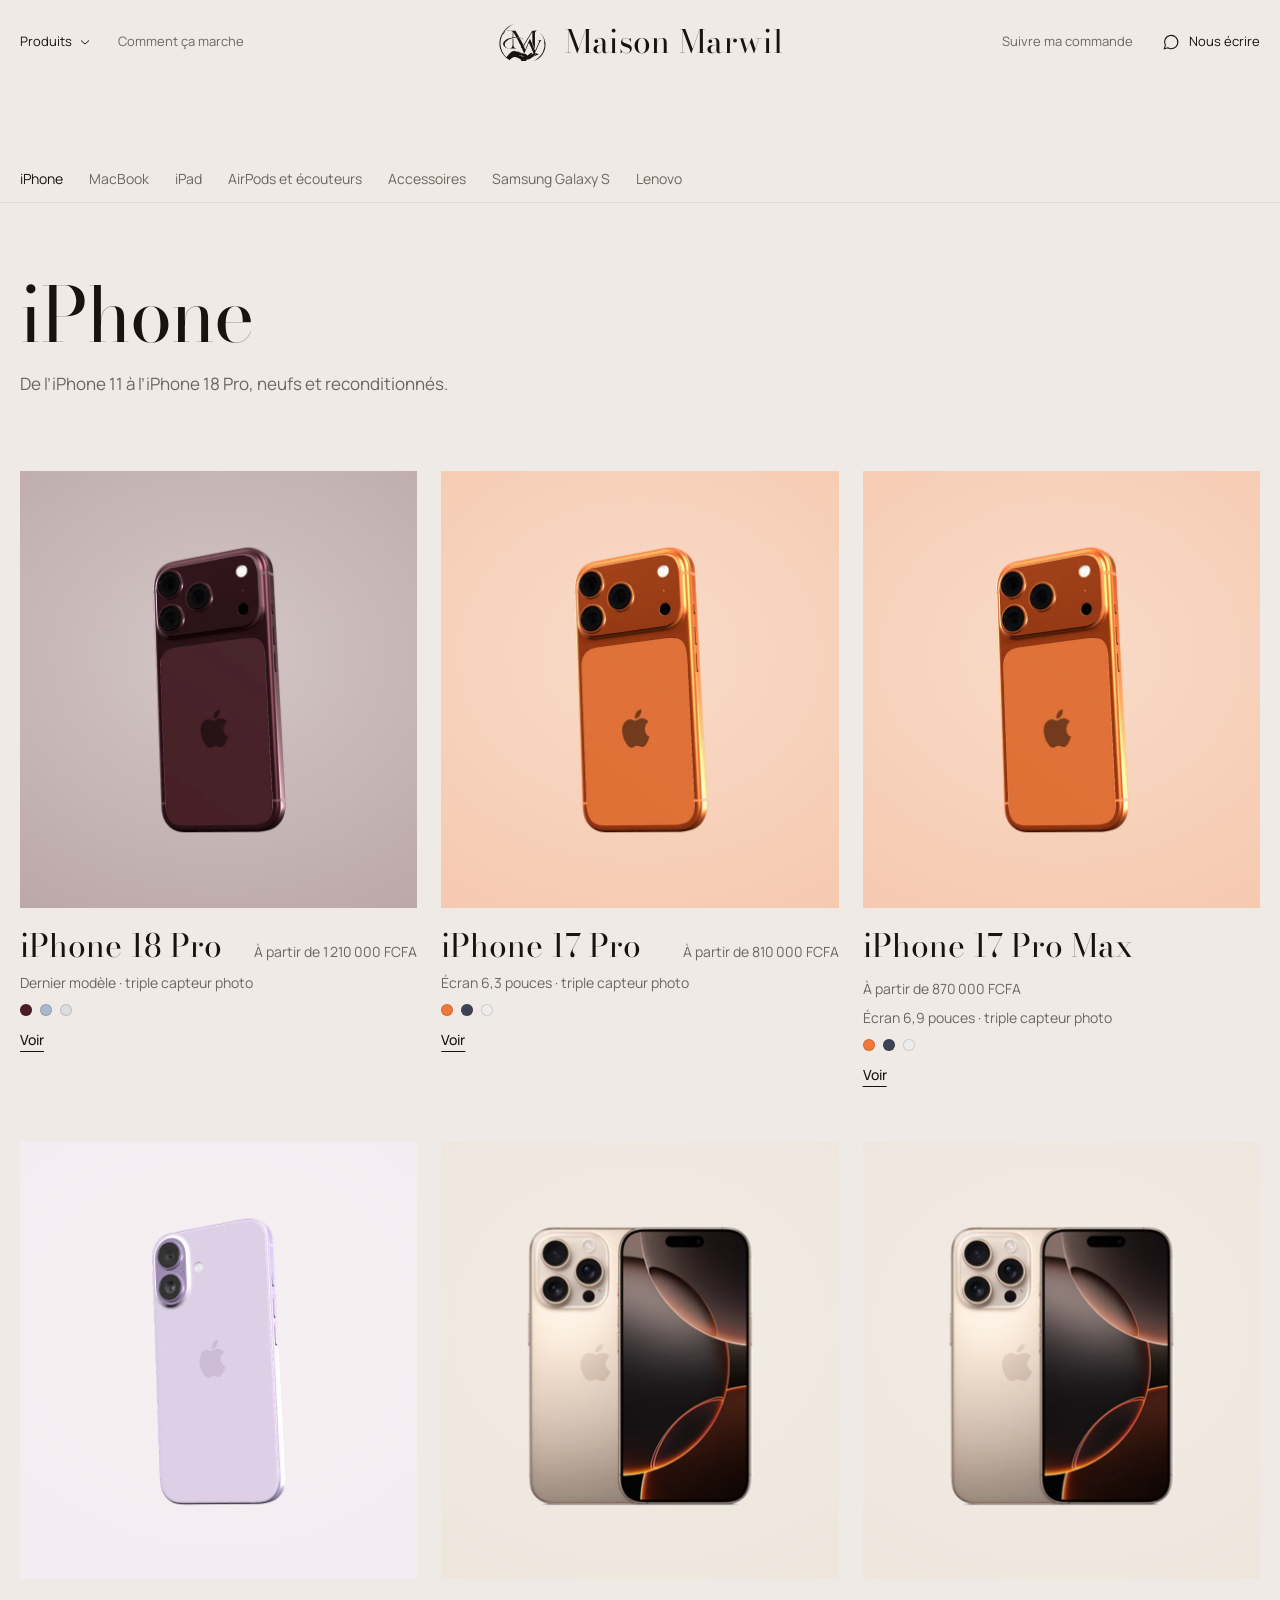
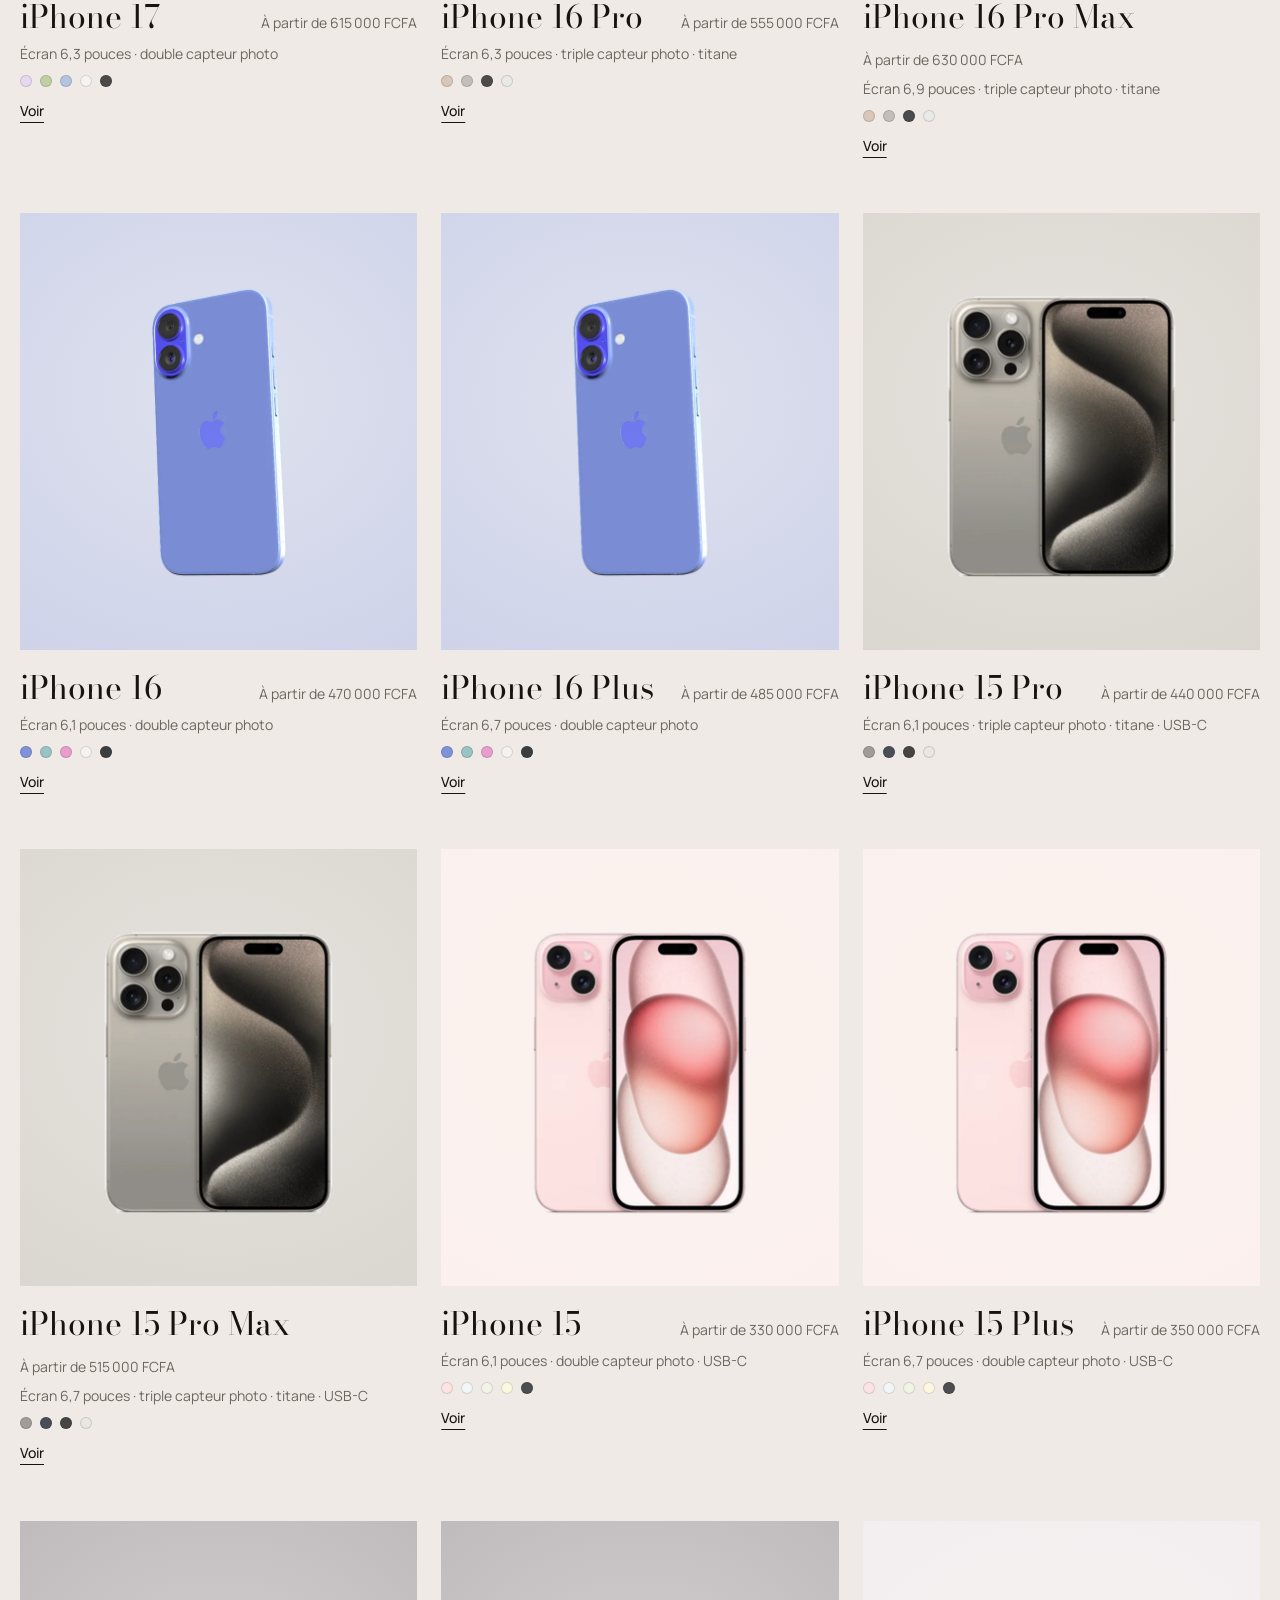
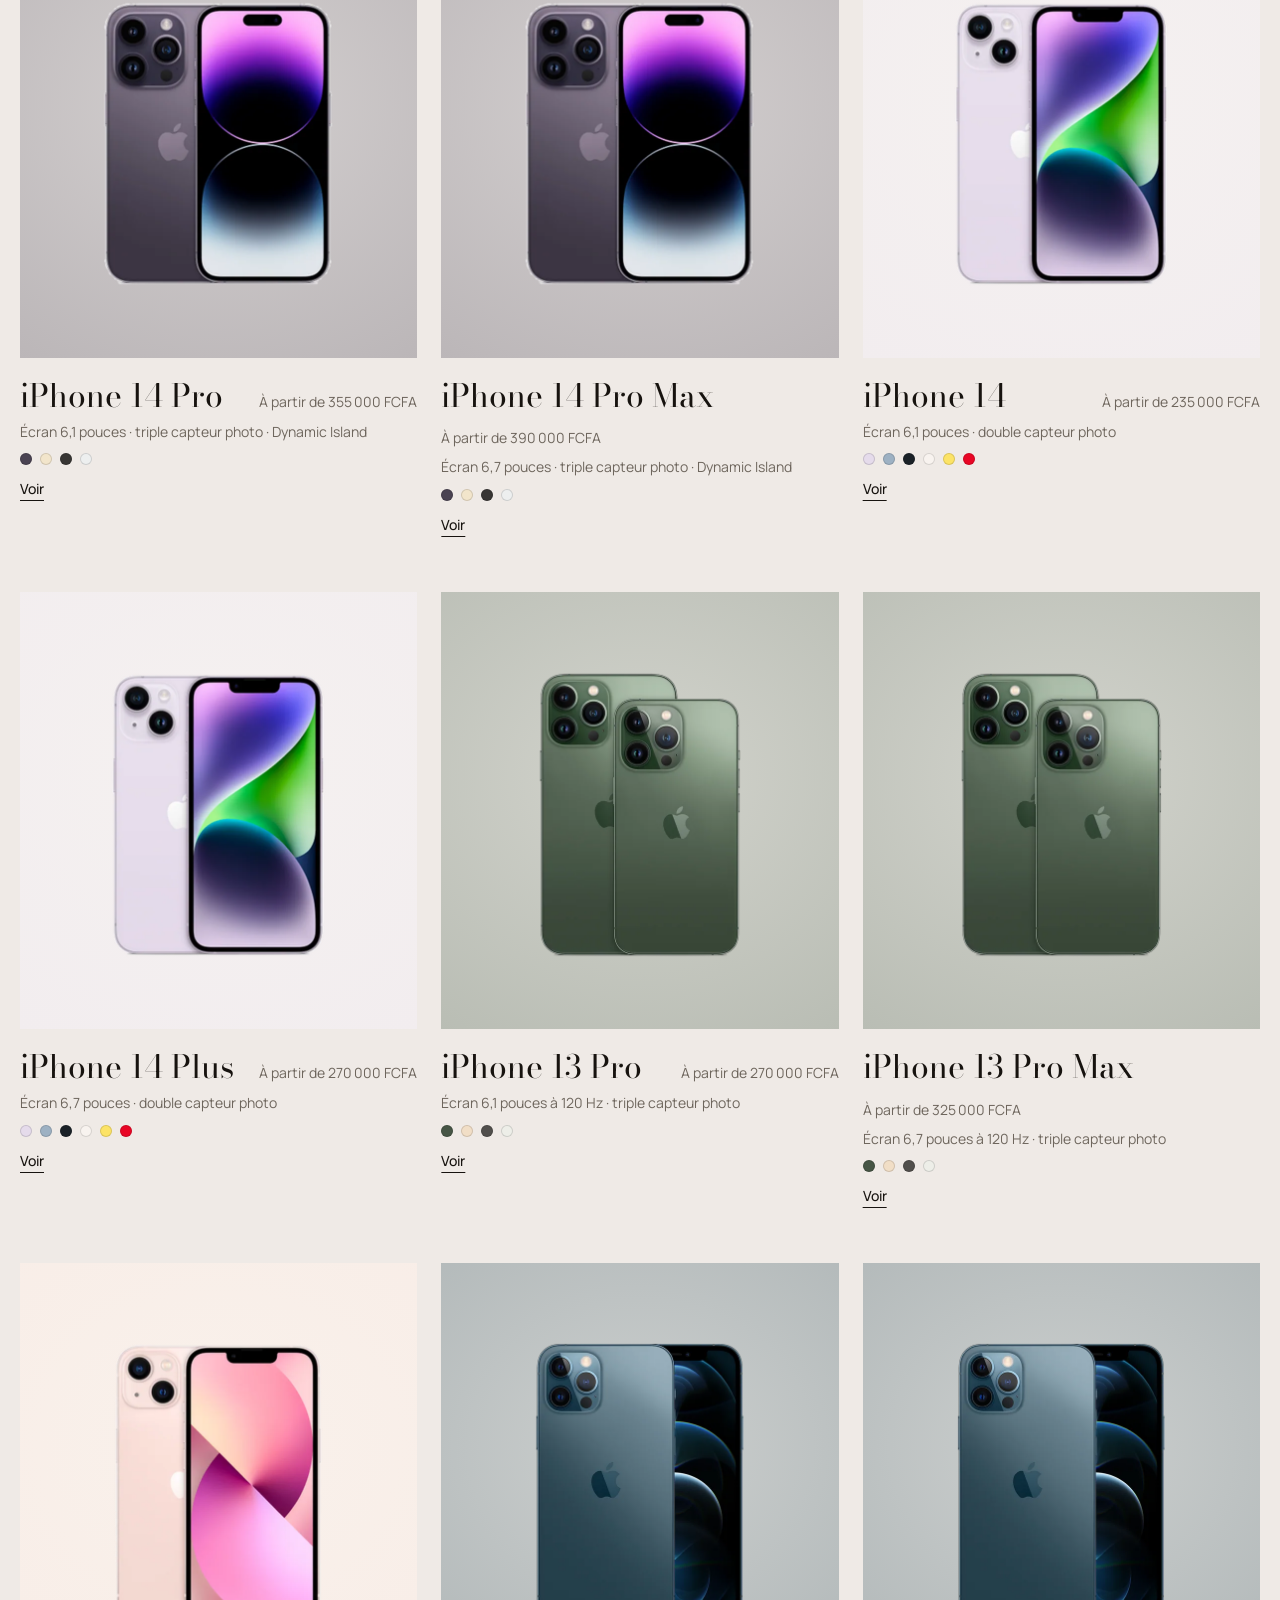
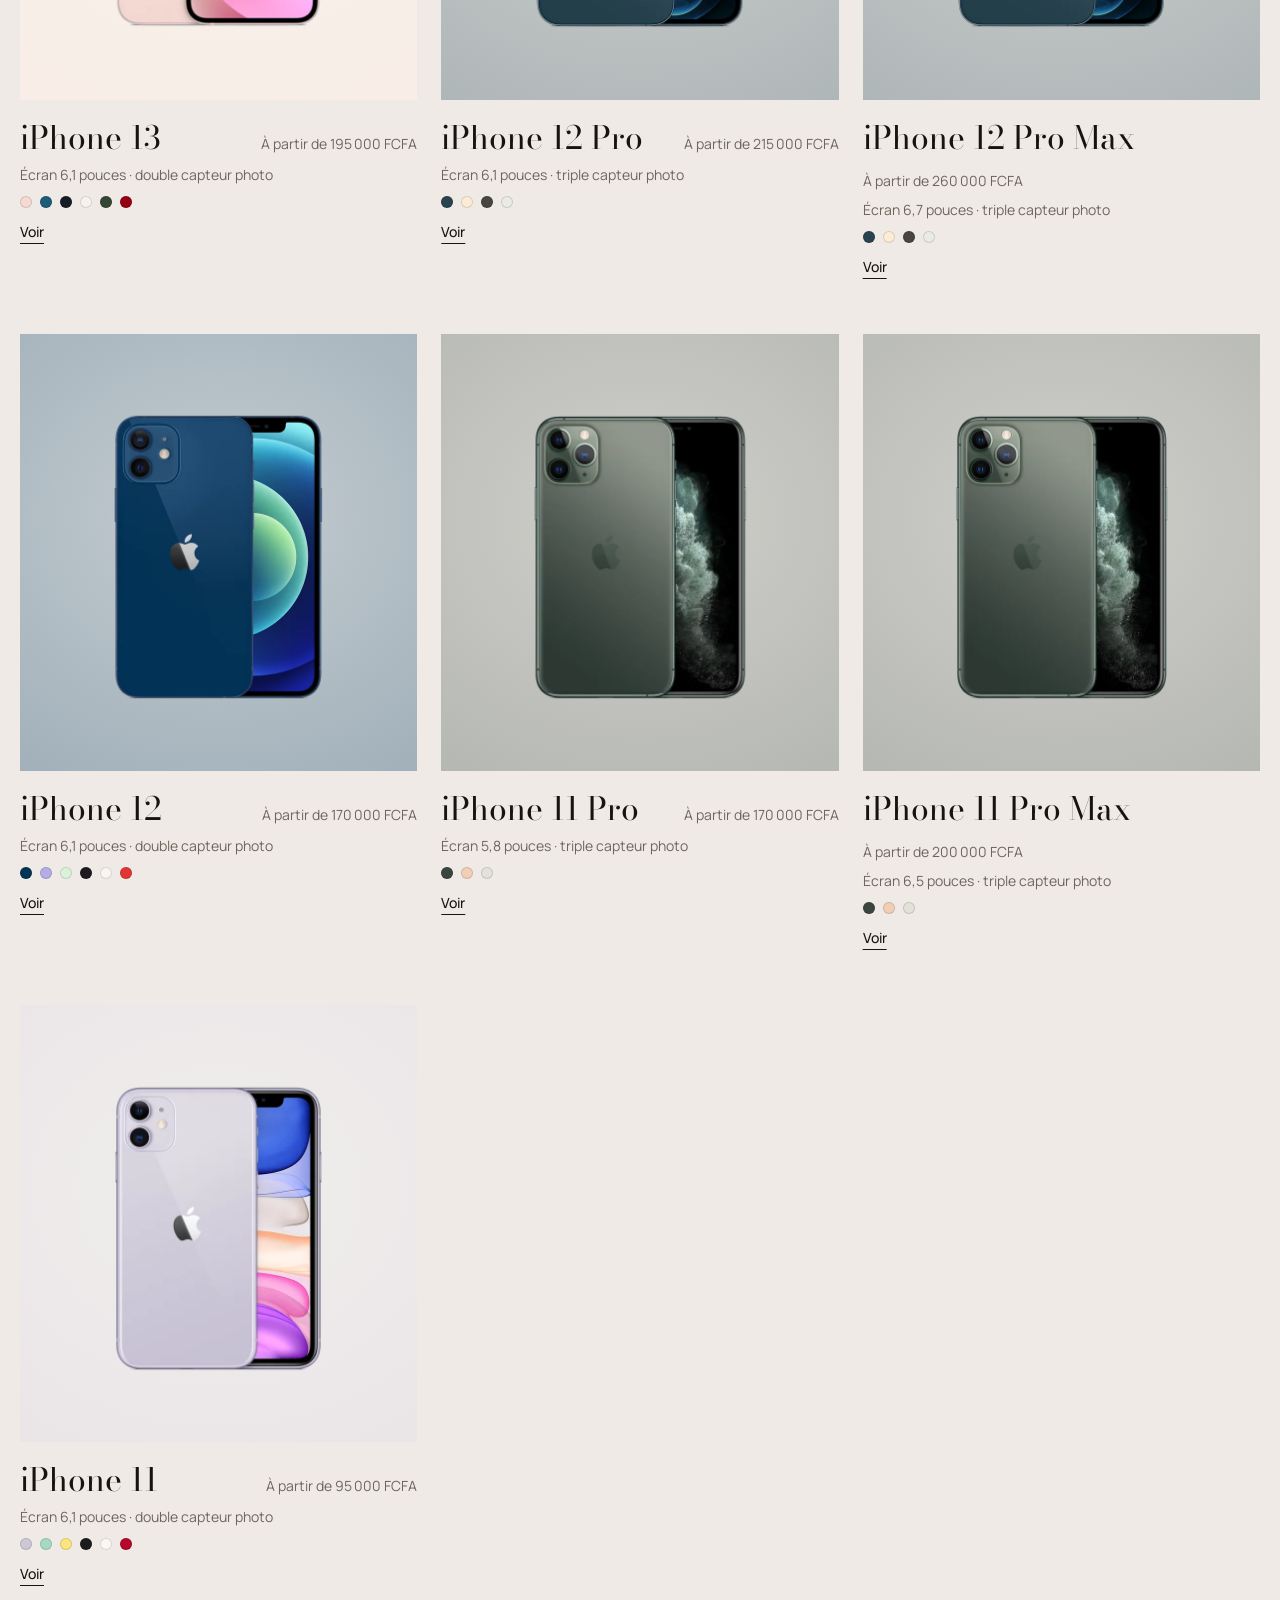
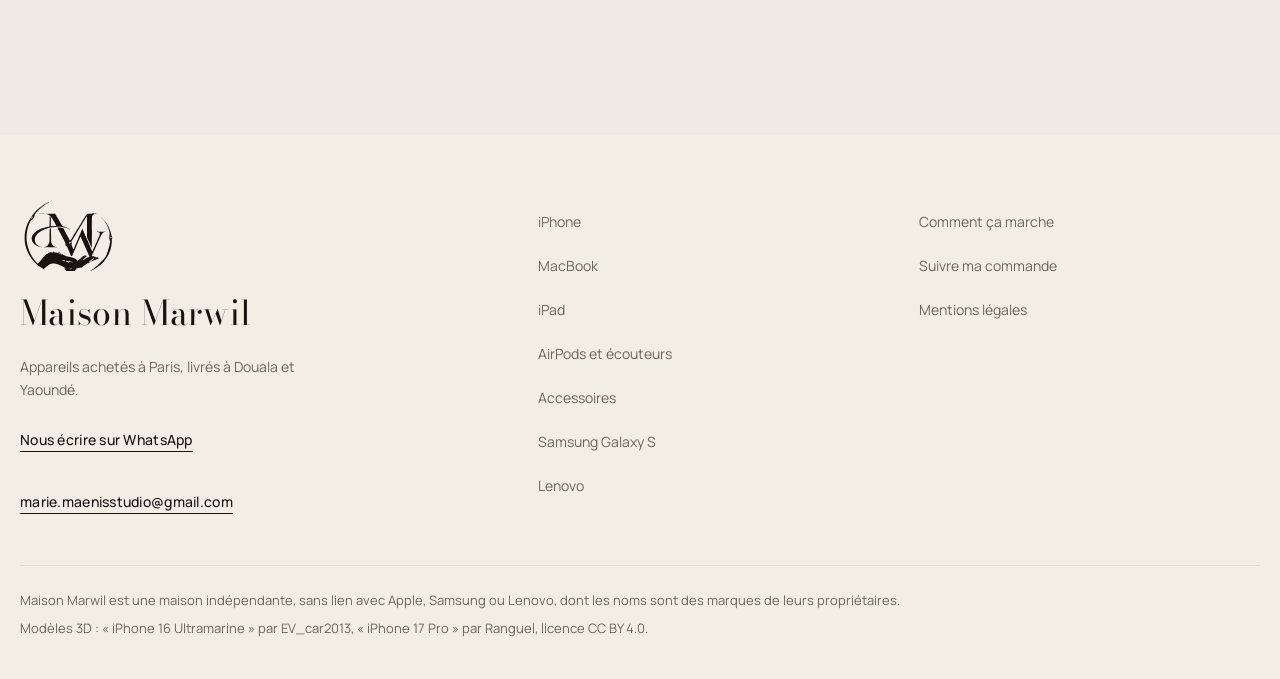
<file: marwil/collection.html>
<!doctype html>
<html lang="fr">
<head>
<meta charset="utf-8">
<meta name="viewport" content="width=device-width, initial-scale=1, viewport-fit=cover">
<title>La collection · Maison Marwil</title>
<meta name="description" content="iPhone, MacBook, iPad, AirPods et Samsung Galaxy, neufs et reconditionnés, livrés à Douala et Yaoundé.">
<meta property="og:url" content="https://maenisstudio.com/marwil/collection.html">
<link rel="canonical" href="https://maenisstudio.com/marwil/collection.html">
<meta property="og:type" content="website">
<meta property="og:site_name" content="Maison Marwil">
<meta property="og:title" content="Produits · Maison Marwil">
<meta property="og:description" content="iPhone, MacBook, iPad, AirPods et Samsung Galaxy, neufs et reconditionnés, livrés à Douala et Yaoundé.">
<meta property="og:image" content="https://maenisstudio.com/marwil/images/partage.jpg">
<meta property="og:image:width" content="1200">
<meta property="og:image:height" content="630">
<meta name="twitter:card" content="summary_large_image">
<meta name="theme-color" content="#FAF7F2">
<link rel="preconnect" href="https://fonts.googleapis.com">
<link rel="stylesheet" href="https://fonts.googleapis.com/css2?family=Bodoni+Moda:ital,opsz,wght@0,6..96,400;0,6..96,500;1,6..96,400&family=Manrope:wght@300;400;500;600&display=swap">
<link rel="stylesheet" href="commun.css">
<style>
.etats { display: grid; grid-template-columns: 1fr; border-top: 1px solid var(--filet); }
@media (min-width: 900px) { .etats { grid-template-columns: repeat(4, minmax(0, 1fr)); gap: 28px; border-top: 0; } }
.etat { display: flex; flex-direction: column; gap: 8px; padding: 22px 0; border-bottom: 1px solid var(--filet); }
@media (min-width: 900px) { .etat { border-bottom: 0; border-top: 1px solid var(--filet); } }
.etat h3 { font-size: 30px; }
.etat p { color: var(--gris); font-size: 15px; }
.etat .bat { color: var(--encre); font-weight: 600; font-size: 14px; }
.cats { overflow-x: auto; flex-wrap: nowrap; scrollbar-width: none; margin-inline: calc(-1 * max(20px, env(safe-area-inset-left, 0px))); padding-inline: max(20px, env(safe-area-inset-left, 0px)); }
.cats::-webkit-scrollbar { display: none; }
.cats.suite { -webkit-mask-image: linear-gradient(to right, #000 78%, transparent); mask-image: linear-gradient(to right, #000 78%, transparent); }
.cats a { flex: none; text-decoration: none; padding: 12px 0; min-height: 48px; display: inline-flex; align-items: center; font-size: 14px; color: var(--gris); border-bottom: 1px solid transparent; margin-bottom: -1px; white-space: nowrap; }
.cats a[aria-current="page"] { color: var(--encre); border-bottom-color: var(--encre); }
.attente-cat { display: flex; flex-direction: column; gap: 28px; padding: clamp(28px, 6vw, 56px); background: var(--papier-2); max-width: 820px; }
</style>
</head>
<body data-page="collection">
<main>
<section class="section gut" aria-labelledby="t1" style="padding-top:clamp(32px,6vw,70px)">
  <div class="wrap">
    <nav class="onglets cats" id="cats" aria-label="Catégories"></nav>
    <div class="titre" id="tete" style="margin-top:clamp(40px,7vw,72px)"></div>
    <div class="grille compacte" id="grille"></div>
    <div class="attente-cat" id="bientot" hidden></div>
  </div>
</section>
</main>
<script src="catalogue.js"></script>
<script src="monogramme.js"></script>
<script src="commun.js"></script>
<script>
(function () {
  const M = MARWIL, $ = id => document.getElementById(id);
  const cat = M.categories.find(c => c.id === new URLSearchParams(location.search).get("cat")) || M.categories[0];
  document.title = cat.nom + " · Maison Marwil";
  $("cats").innerHTML = M.categories.map(c => `<a href="?cat=${c.id}"${c === cat ? ' aria-current="page"' : ""}>${c.nom}</a>`).join("");
  $("tete").innerHTML = `<h1 id="t1">${cat.nom}</h1><p class="lead">${cat.accroche}</p>`;
  if (cat.dispo) {
    const tous = M.modeles; M.chargerPrix().then(() => { M.modeles = tous.filter(m => m.categorie === cat.id); M.cartes($("grille")); M.modeles = tous; });
  } else {
    $("grille").hidden = true; $("bientot").hidden = false;
    $("bientot").innerHTML = `<p class="lead">Pas encore en ligne. Dites-nous le modèle que vous cherchez : nous le trouvons à Paris.</p>
      <div class="ctas" style="display:flex;gap:12px 24px;flex-wrap:wrap;align-items:center"><a class="btn" href="${M.wa("Bonjour Maison Marwil, je cherche un appareil " + cat.nom + " : ")}" target="_blank" rel="noopener">Demander un ${cat.nom}</a><a class="link" href="?cat=iphone">Voir les iPhone</a></div>`;
  }
})();
// onglets : on montre qu'il y en a d'autres à droite, et l'onglet choisi est toujours visible
(function () { const n = document.getElementById("cats"); if (!n) return;
  const maj = () => n.classList.toggle("suite", n.scrollLeft + n.clientWidth < n.scrollWidth - 4);
  const actif = n.querySelector('[aria-current="page"]'); if (actif) n.scrollLeft = Math.max(0, actif.offsetLeft - n.clientWidth / 2 + actif.offsetWidth / 2);
  n.addEventListener("scroll", maj, { passive: true }); addEventListener("resize", maj); maj();
})();
</script>
</body>
</html>
</file>
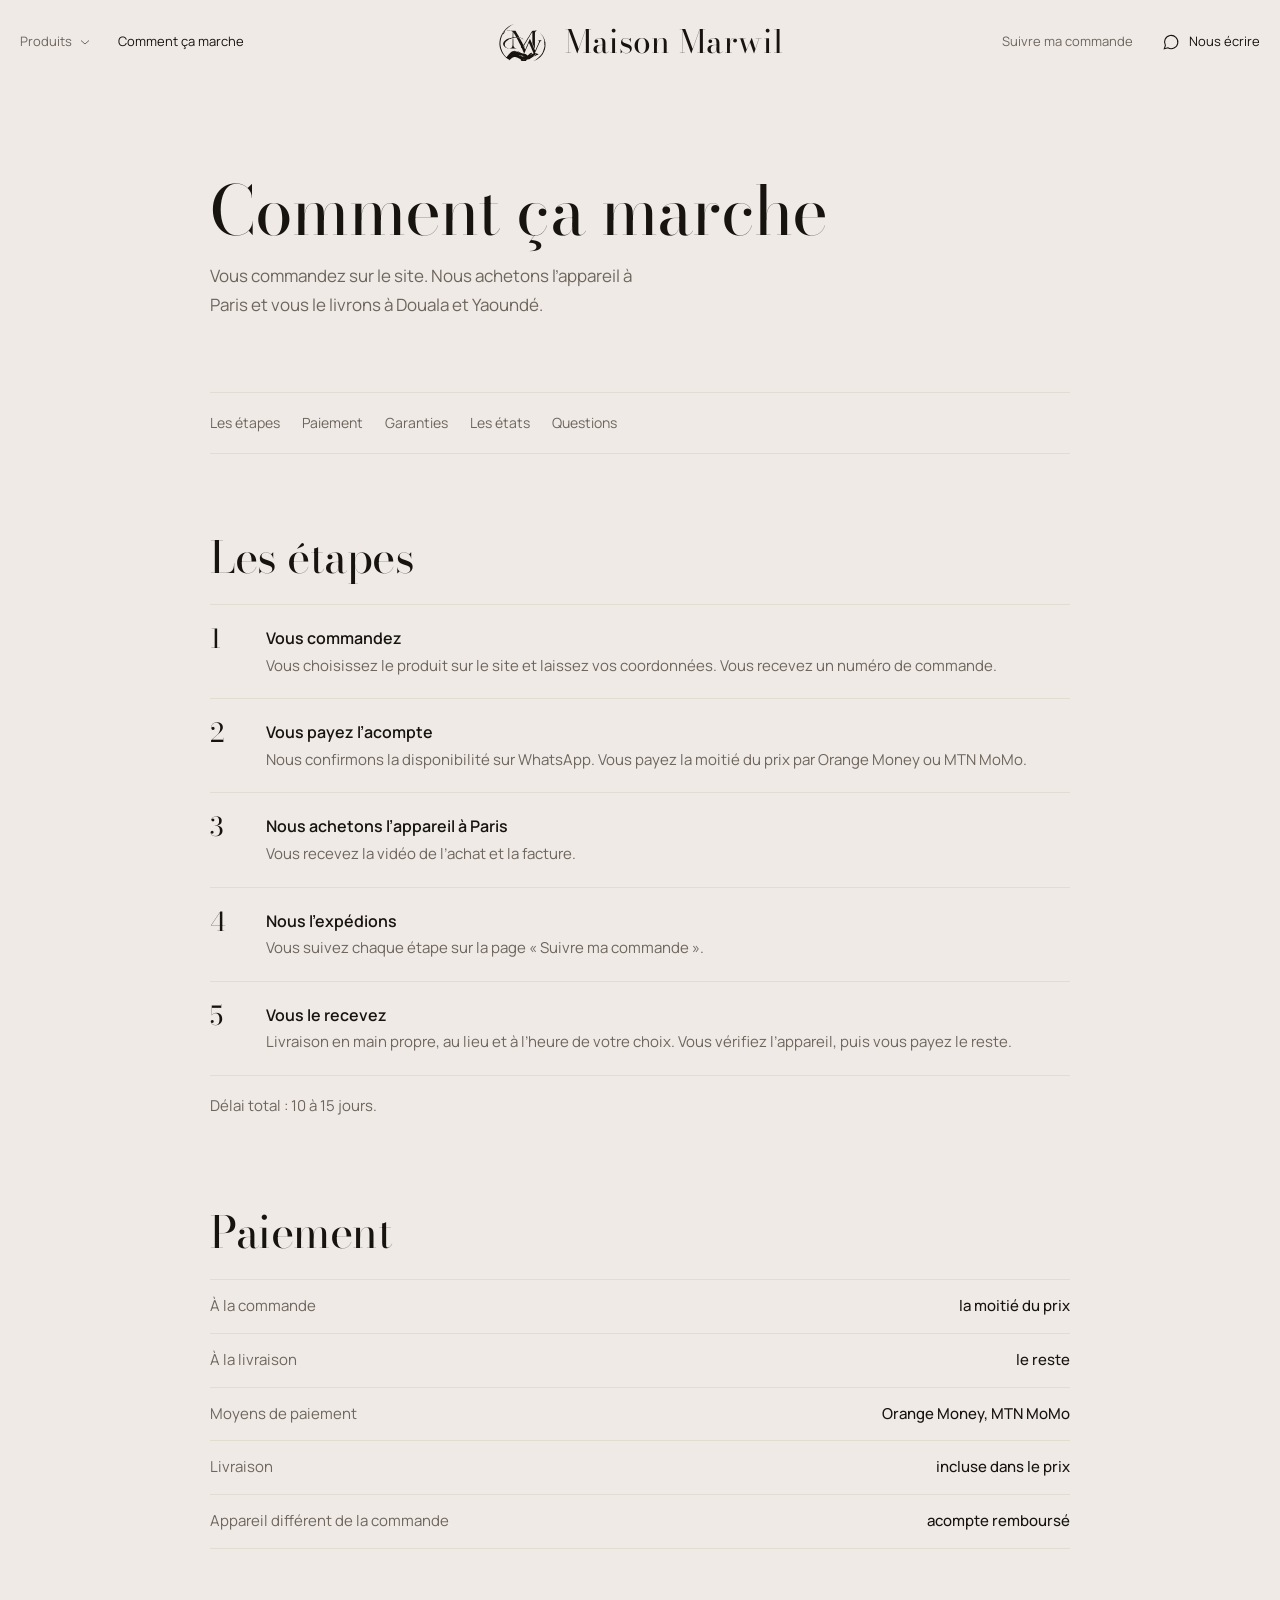
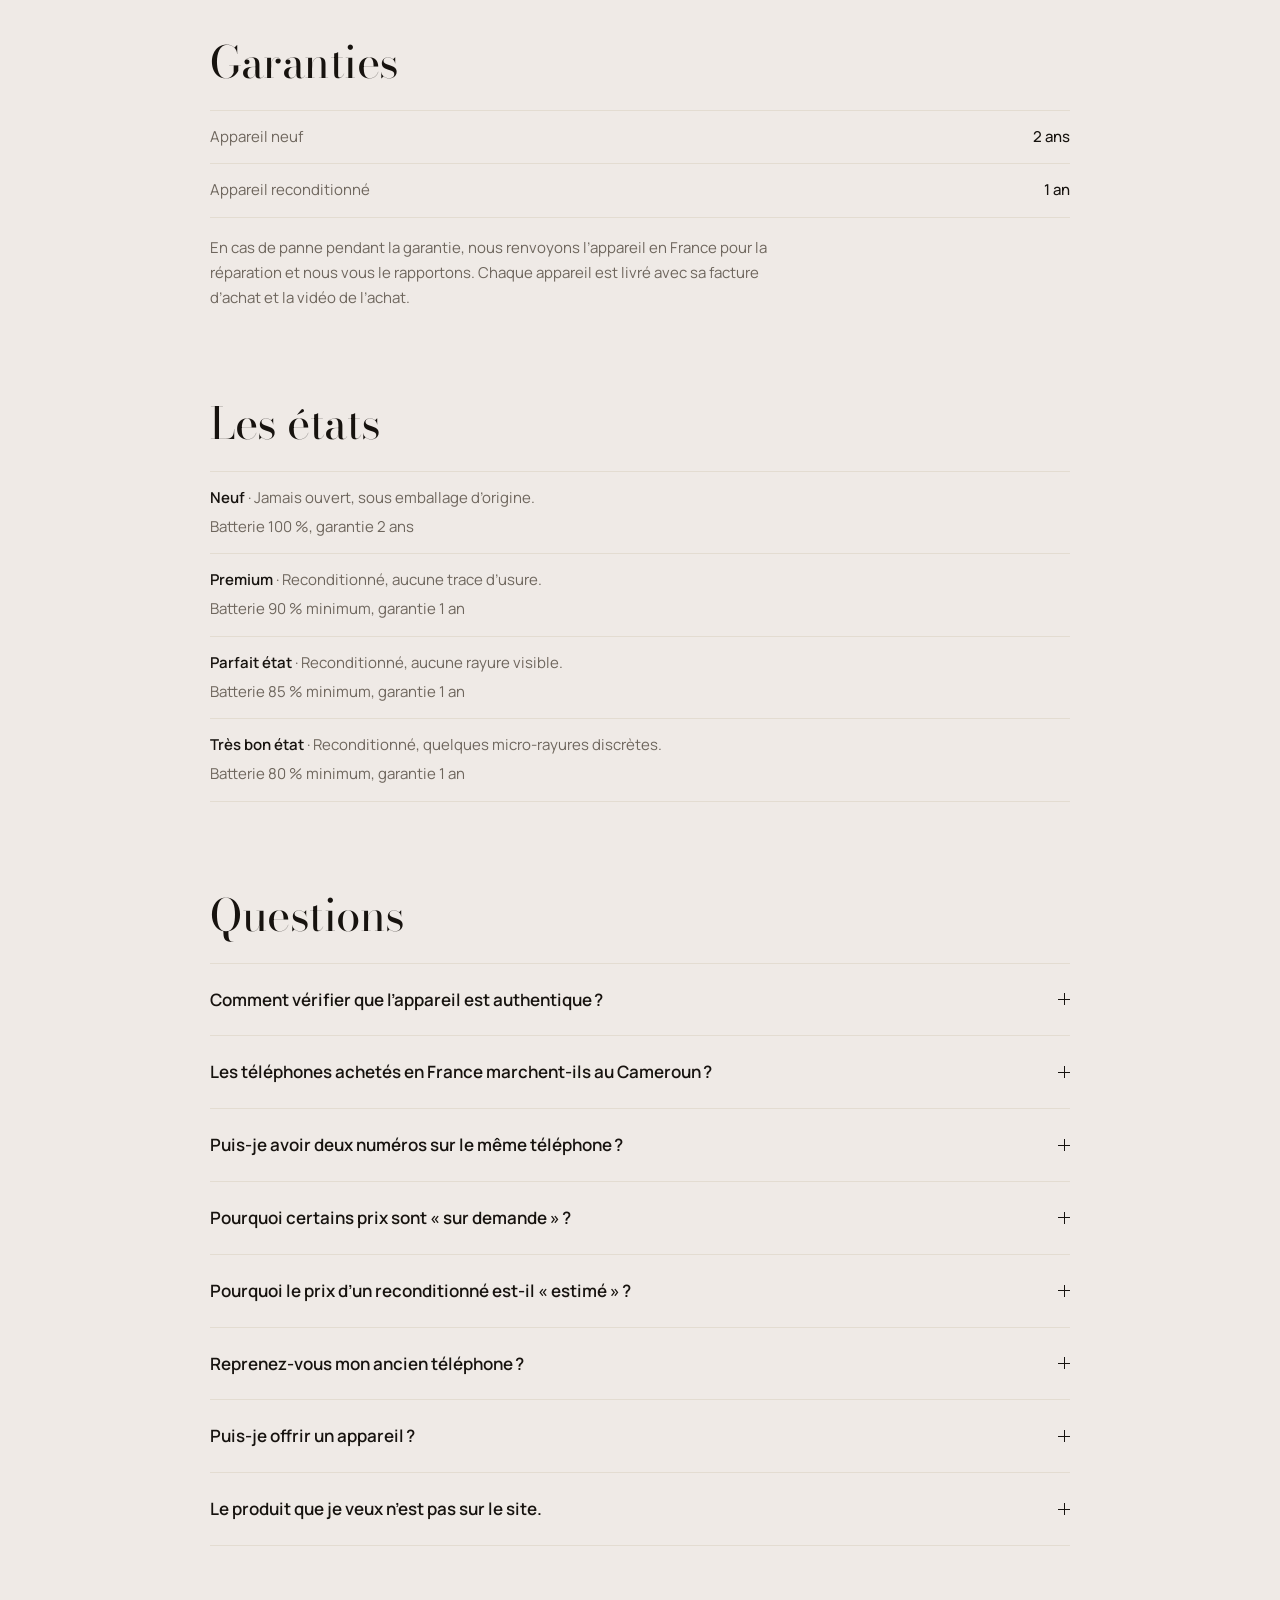
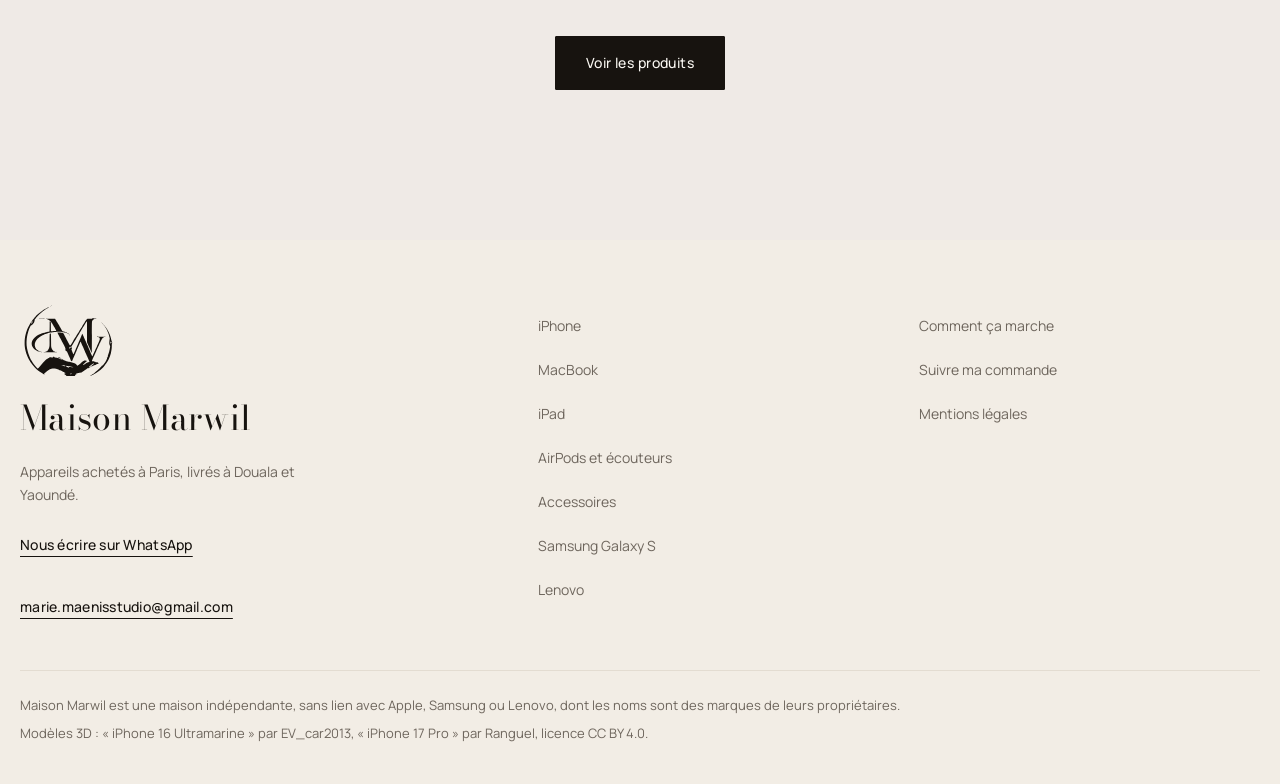
<file: marwil/comment.html>
<!doctype html>
<html lang="fr">
<head>
<meta charset="utf-8">
<meta name="viewport" content="width=device-width, initial-scale=1, viewport-fit=cover">
<title>Comment ça marche · Maison Marwil</title>
<meta name="description" content="Commande, acompte, achat à Paris, livraison en main propre : les étapes, le paiement et les garanties.">
<meta property="og:url" content="https://maenisstudio.com/marwil/comment.html">
<link rel="canonical" href="https://maenisstudio.com/marwil/comment.html">
<meta property="og:type" content="website">
<meta property="og:site_name" content="Maison Marwil">
<meta property="og:title" content="Comment ça marche · Maison Marwil">
<meta property="og:description" content="Commande, acompte, achat à Paris, livraison en main propre : les étapes, le paiement et les garanties.">
<meta property="og:image" content="https://maenisstudio.com/marwil/images/partage.jpg">
<meta property="og:image:width" content="1200">
<meta property="og:image:height" content="630">
<meta name="twitter:card" content="summary_large_image">
<meta name="theme-color" content="#FAF7F2">
<link rel="preconnect" href="https://fonts.googleapis.com">
<link rel="stylesheet" href="https://fonts.googleapis.com/css2?family=Bodoni+Moda:ital,opsz,wght@0,6..96,400;0,6..96,500;1,6..96,400&family=Manrope:wght@300;400;500;600&display=swap">
<link rel="stylesheet" href="commun.css">
<style>
.aide .wrap { max-width: 860px; }
.sommaire { display: flex; flex-wrap: wrap; gap: 8px 22px; border-block: 1px solid var(--filet); padding-block: 10px; margin-bottom: clamp(48px, 8vw, 80px); }
.sommaire a { text-decoration: none; font-size: 14px; color: var(--gris); min-height: 40px; display: inline-flex; align-items: center; }
.sommaire a:hover { color: var(--encre); }
.partie { padding-bottom: clamp(56px, 9vw, 90px); scroll-margin-top: calc(var(--hdr, 64px) + 20px); }
.partie h2 { font-size: clamp(30px, 5.6vw, 44px); margin-bottom: 24px; }
.etapes { list-style: none; margin: 0; padding: 0; counter-reset: e; border-top: 1px solid var(--filet); }
.etapes li { counter-increment: e; display: grid; grid-template-columns: 44px 1fr; gap: 2px 12px; padding: 20px 0; border-bottom: 1px solid var(--filet); }
.etapes li::before { content: counter(e); font-family: var(--f-display); font-size: 26px; line-height: 1.1; grid-row: span 2; }
.etapes b { font-weight: 600; font-size: 16px; }
.etapes span { color: var(--gris); font-size: 15px; }
.tableau { margin: 0; border-top: 1px solid var(--filet); }
.tableau div { display: flex; justify-content: space-between; gap: 16px; padding: 14px 0; border-bottom: 1px solid var(--filet); font-size: 15px; }
.tableau dt { color: var(--gris); }
.tableau dd { margin: 0; text-align: right; font-weight: 500; }
.texte { color: var(--gris); font-size: 15px; max-width: 64ch; margin-top: 18px; }
</style>
</head>
<body data-page="comment">
<main>
<section class="section gut aide" aria-labelledby="t1" style="padding-top:clamp(40px,8vw,90px)">
  <div class="wrap">
    <div class="titre"><h1 id="t1" style="font-size:clamp(40px,9vw,68px)">Comment ça marche</h1><p class="lead">Vous commandez sur le site. Nous achetons l’appareil à Paris et vous le livrons à <span class="villes"></span>.</p></div>
    <nav class="sommaire" aria-label="Sur cette page"><a href="#etapes">Les étapes</a><a href="#paiement">Paiement</a><a href="#garanties">Garanties</a><a href="#etats">Les états</a><a href="#questions">Questions</a></nav>

    <div class="partie" id="etapes">
      <h2>Les étapes</h2>
      <ol class="etapes">
        <li><b>Vous commandez</b><span>Vous choisissez le produit sur le site et laissez vos coordonnées. Vous recevez un numéro de commande.</span></li>
        <li><b>Vous payez l’acompte</b><span>Nous confirmons la disponibilité sur WhatsApp. Vous payez la moitié du prix par Orange Money ou MTN MoMo.</span></li>
        <li><b>Nous achetons l’appareil à Paris</b><span>Vous recevez la vidéo de l’achat et la facture.</span></li>
        <li><b>Nous l’expédions</b><span>Vous suivez chaque étape sur la page « Suivre ma commande ».</span></li>
        <li><b>Vous le recevez</b><span>Livraison en main propre, au lieu et à l’heure de votre choix. Vous vérifiez l’appareil, puis vous payez le reste.</span></li>
      </ol>
      <p class="texte">Délai total : <span class="delai"></span>.</p>
    </div>

    <div class="partie" id="paiement">
      <h2>Paiement</h2>
      <dl class="tableau">
        <div><dt>À la commande</dt><dd>la moitié du prix</dd></div>
        <div><dt>À la livraison</dt><dd>le reste</dd></div>
        <div><dt>Moyens de paiement</dt><dd>Orange Money, MTN MoMo</dd></div>
        <div><dt>Livraison</dt><dd>incluse dans le prix</dd></div>
        <div><dt>Appareil différent de la commande</dt><dd>acompte remboursé</dd></div>
      </dl>
    </div>

    <div class="partie" id="garanties">
      <h2>Garanties</h2>
      <dl class="tableau">
        <div><dt>Appareil neuf</dt><dd>2 ans</dd></div>
        <div><dt>Appareil reconditionné</dt><dd>1 an</dd></div>
      </dl>
      <p class="texte">En cas de panne pendant la garantie, nous renvoyons l’appareil en France pour la réparation et nous vous le rapportons. Chaque appareil est livré avec sa facture d’achat et la vidéo de l’achat.</p>
    </div>

    <div class="partie" id="etats">
      <h2>Les états</h2>
      <dl class="tableau" id="listeEtats"></dl>
    </div>

    <div class="partie" id="questions">
      <h2>Questions</h2>
      <div class="faq">
        <details><summary>Comment vérifier que l’appareil est authentique ?</summary><p class="rep">Son numéro de série figure sur la facture et dans la vidéo de l’achat. Sur un iPhone, vous le retrouvez dans Réglages, Général, Informations. Vous le vérifiez à la livraison, avant de payer le reste.</p></details>
        <details><summary>Les téléphones achetés en France marchent-ils au Cameroun ?</summary><p class="rep">Oui. Ils sont débloqués et fonctionnent avec Orange, MTN et Camtel. Nos iPhone sont des modèles français : ils ont un emplacement pour une carte SIM, en plus de l’eSIM. Attention, beaucoup d’iPhone venus des États-Unis n’acceptent que l’eSIM.</p></details>
        <details><summary>Puis-je avoir deux numéros sur le même téléphone ?</summary><p class="rep">Sur un Samsung Galaxy S, oui : il prend deux cartes SIM. Sur un iPhone, vous mettez une carte SIM, et le deuxième numéro passe par l’eSIM, si votre opérateur la propose.</p></details>
        <details><summary>Pourquoi certains prix sont « sur demande » ?</summary><p class="rep">Le prix de certaines versions dépend des arrivages à Paris. Nous vous le donnons sous une heure sur WhatsApp.</p></details>
        <details><summary>Pourquoi le prix d’un reconditionné est-il « estimé » ?</summary><p class="rep">Un reconditionné est acheté au meilleur prix du moment chez des revendeurs garantis en France, dans l’état que vous choisissez. Son prix bouge un peu d’une semaine à l’autre : le site affiche une estimation, et nous vous confirmons le prix exact sur WhatsApp avant que vous payiez l’acompte.</p></details>
        <details><summary>Reprenez-vous mon ancien téléphone ?</summary><p class="rep">Oui, en déduction du prix de votre nouvel appareil. Envoyez-nous sur WhatsApp le modèle, le stockage, l’état et quelques photos : nous vous donnons une estimation avant la commande.</p></details>
        <details><summary>Puis-je offrir un appareil ?</summary><p class="rep">Oui. Indiquez le nom de la personne dans votre commande : nous la contactons pour la livraison.</p></details>
        <details><summary>Le produit que je veux n’est pas sur le site.</summary><p class="rep">Écrivez-nous sur WhatsApp : nous le cherchons pour vous à Paris.</p></details>
      </div>
    </div>
    <p style="text-align:center"><a class="btn" href="collection.html">Voir les produits</a></p>
  </div>
</section>
</main>
<script src="catalogue.js"></script>
<script src="monogramme.js"></script>
<script src="commun.js"></script>
<script>
document.querySelectorAll(".delai").forEach(e => e.textContent = MARWIL.delai);
document.querySelectorAll(".villes").forEach(e => e.textContent = MARWIL.villes);
document.getElementById("listeEtats").innerHTML = Object.values(MARWIL.etats).map(e => `<div style="flex-direction:column;gap:4px"><dt><b style="color:var(--encre);font-weight:600">${e.nom}</b> · ${e.d}</dt><dd style="text-align:left;font-weight:400;color:var(--gris)">Batterie ${e.batterie}, garantie ${e.garantie}</dd></div>`).join("");
</script>
</body>
</html>
</file>
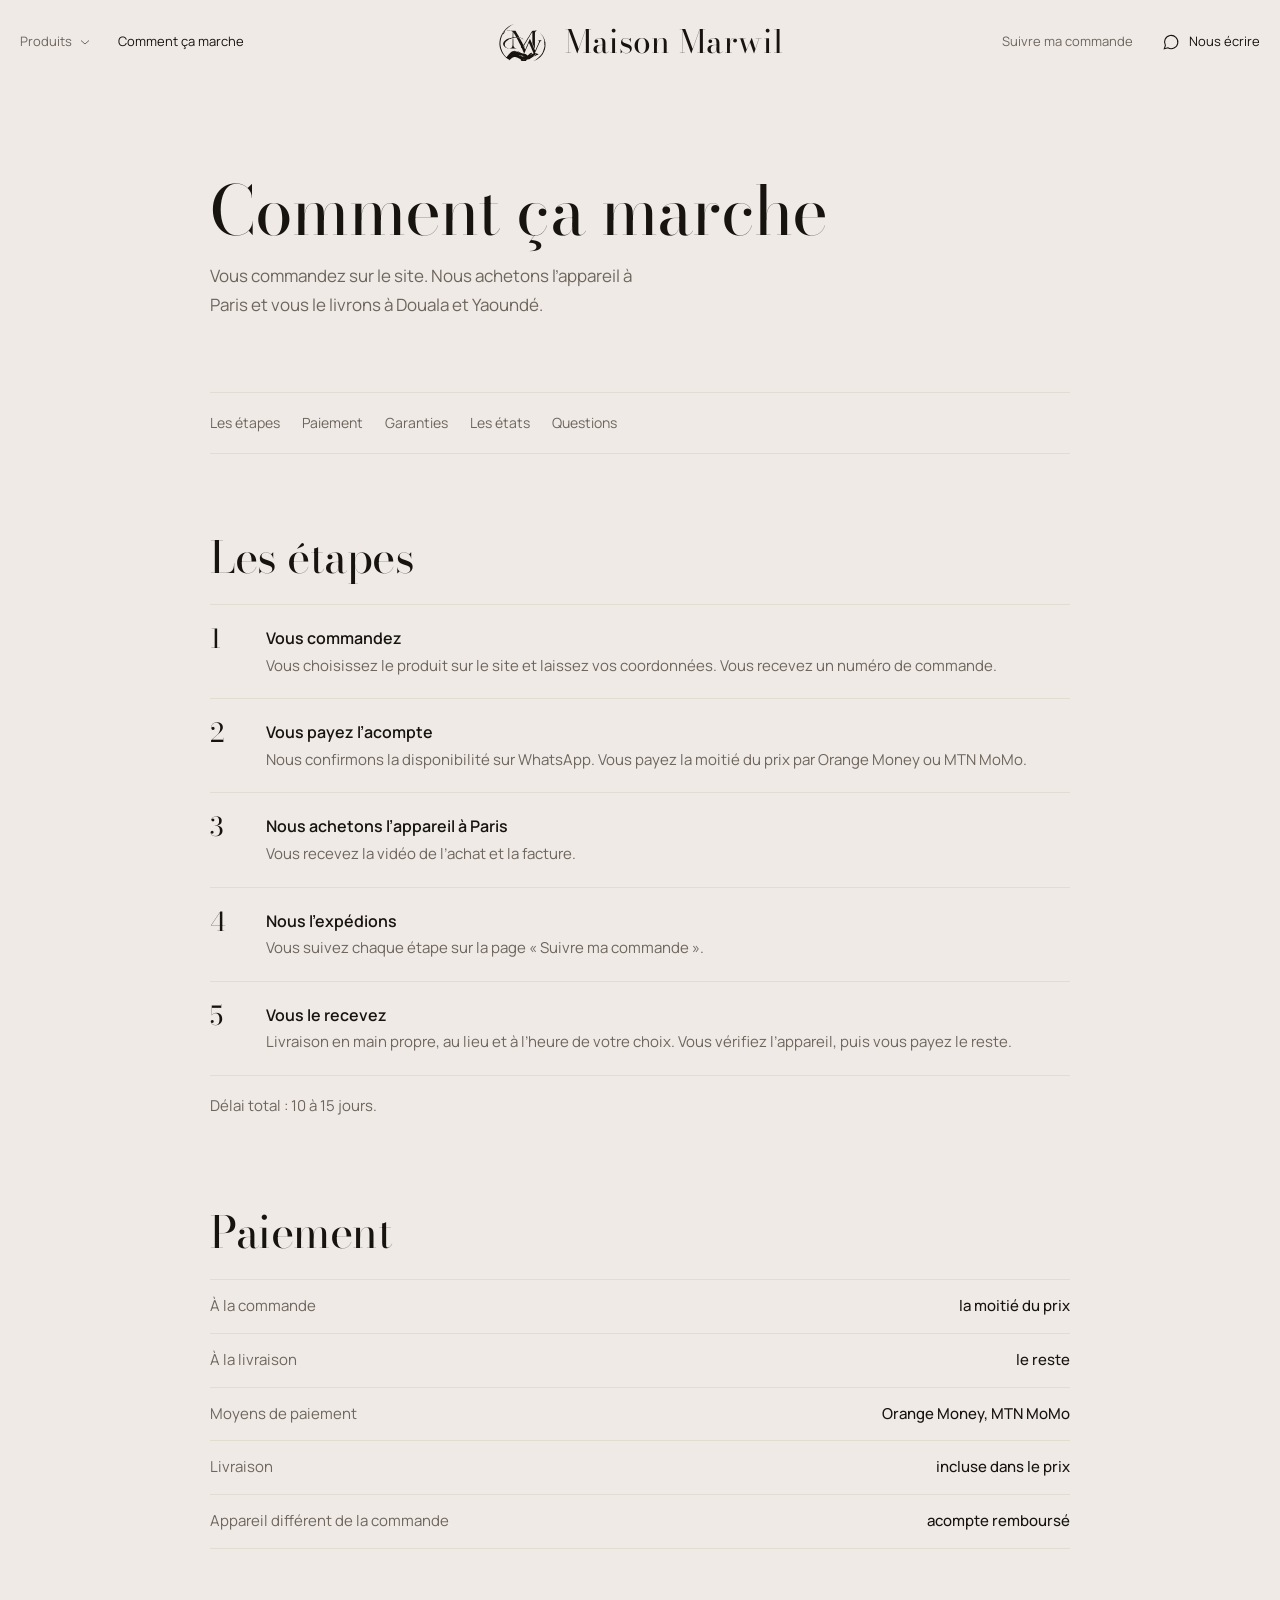
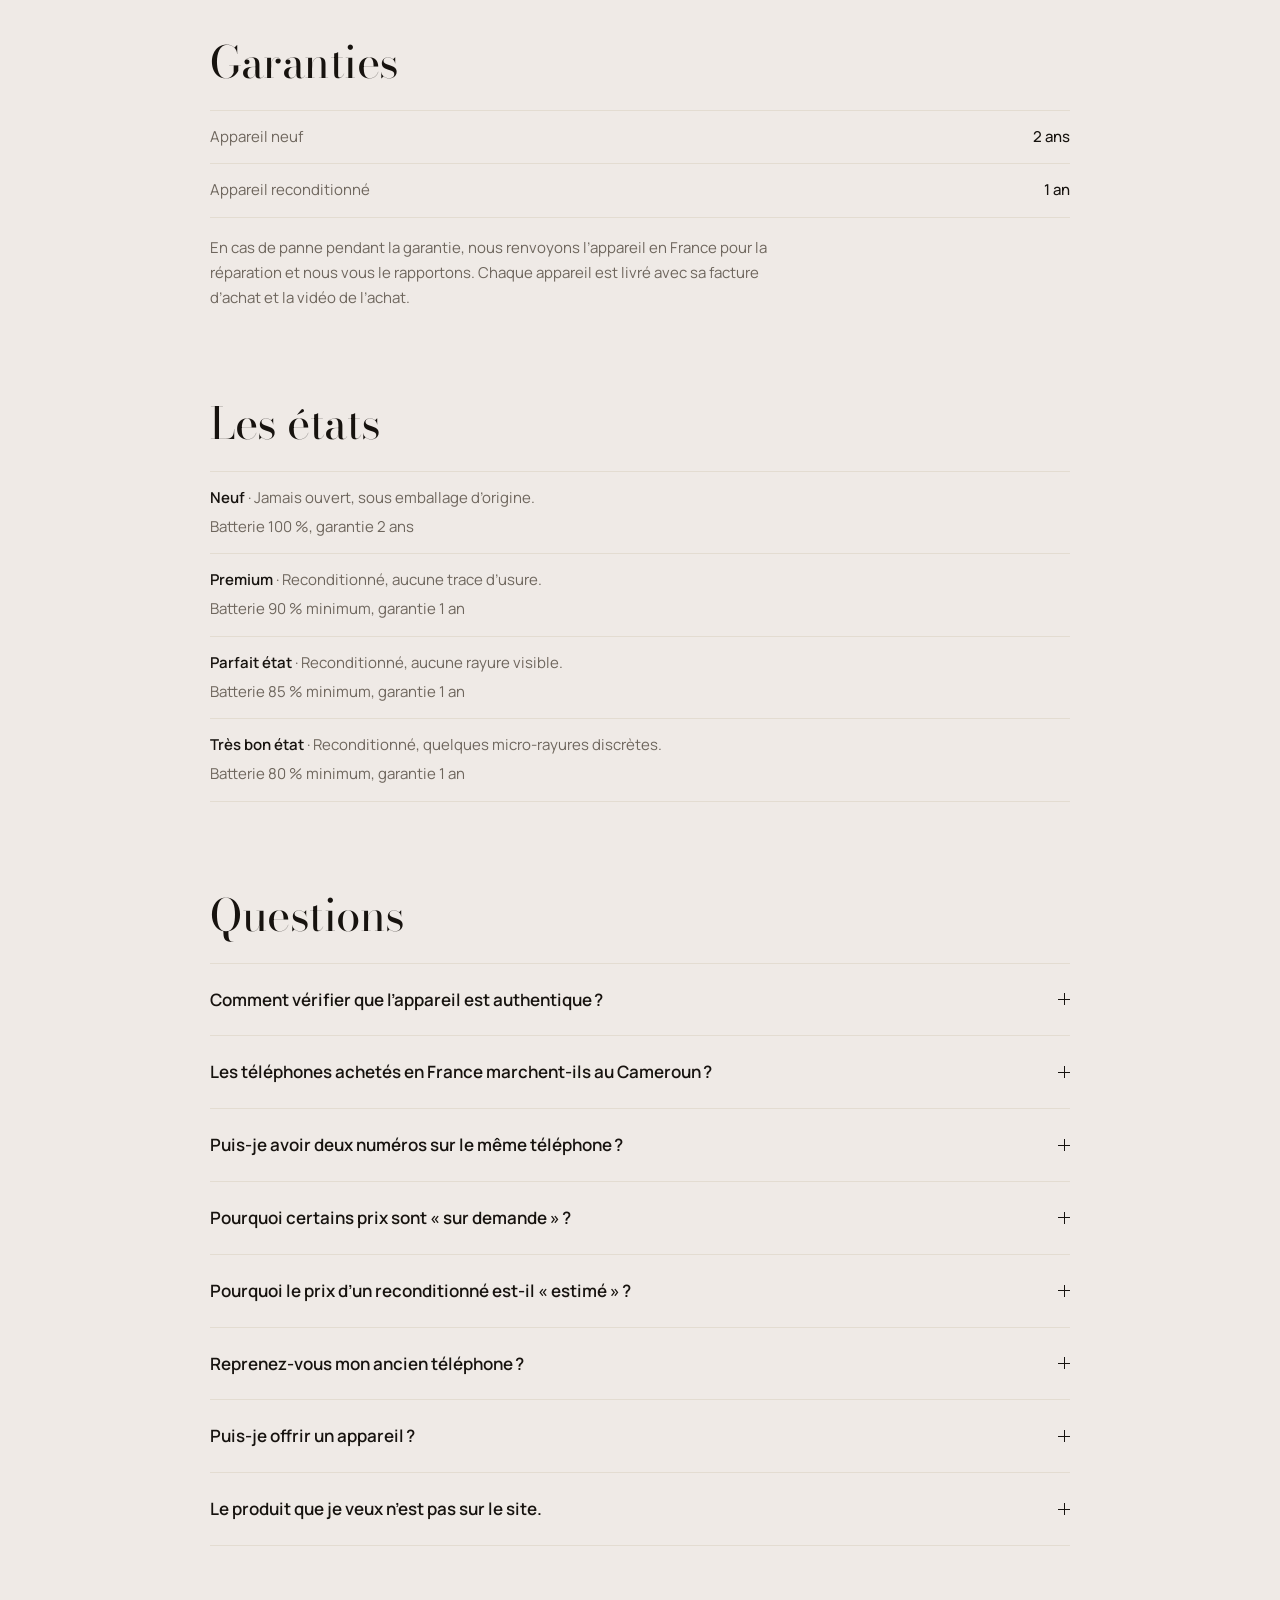
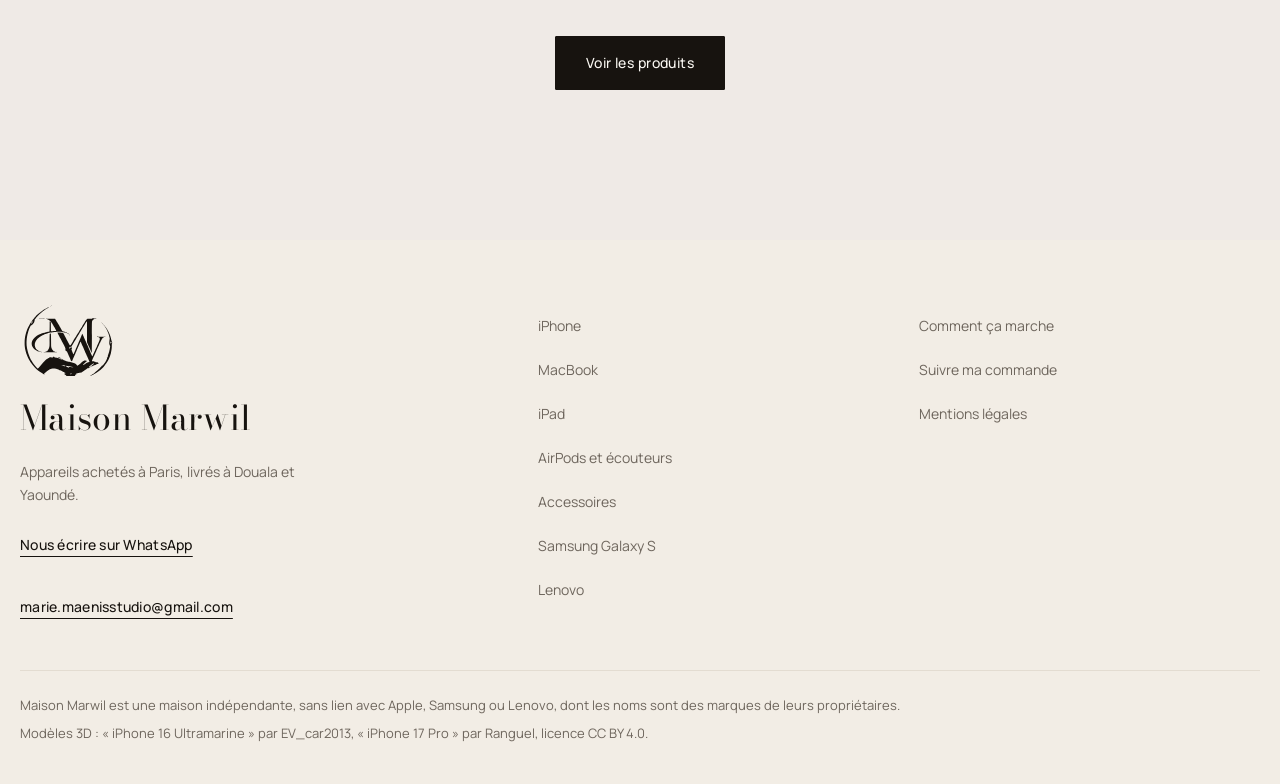
<file: marwil/engagements.html>
<!doctype html>
<html lang="fr"><head><meta charset="utf-8"><meta name="robots" content="noindex"><title>Maison Marwil</title>
<script>location.replace("comment.html#garanties");</script>
<meta http-equiv="refresh" content="0; url=comment.html#garanties"></head><body><a href="comment.html#garanties">Comment ça marche</a></body></html>
</file>
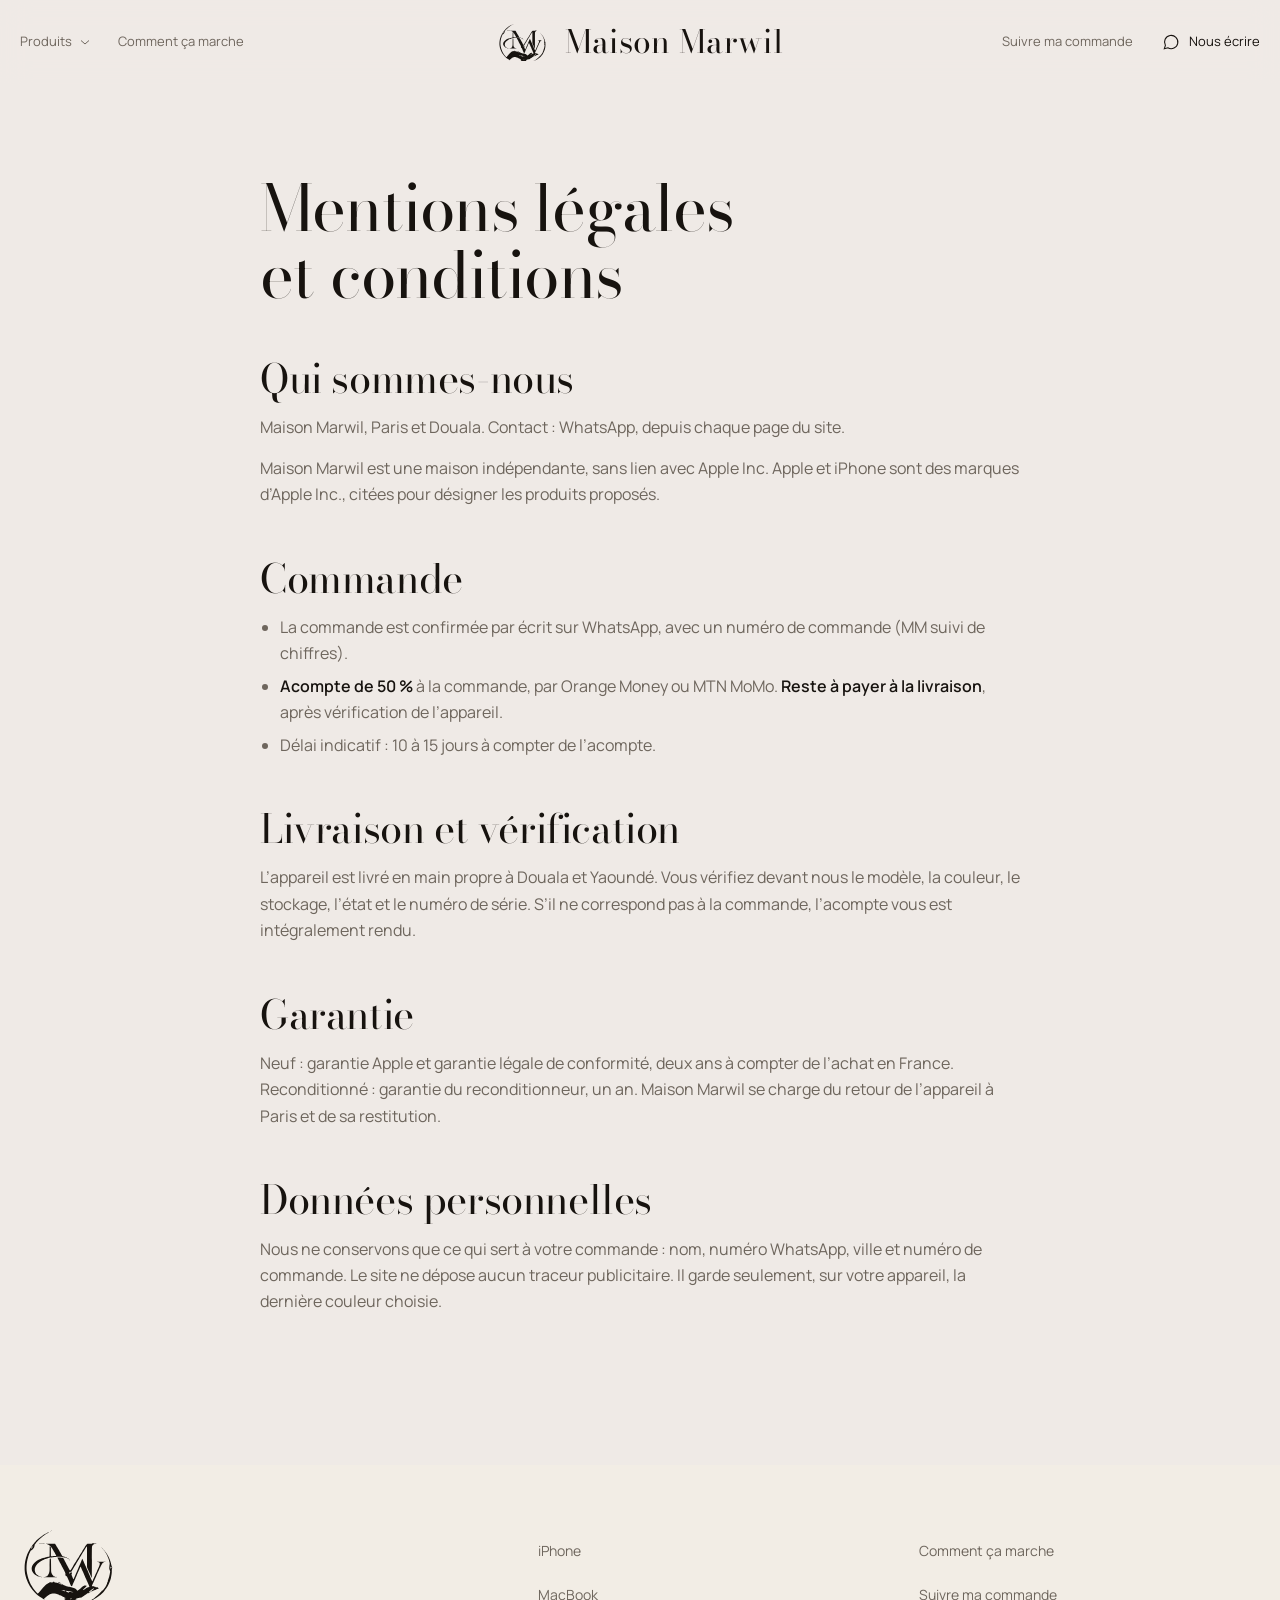
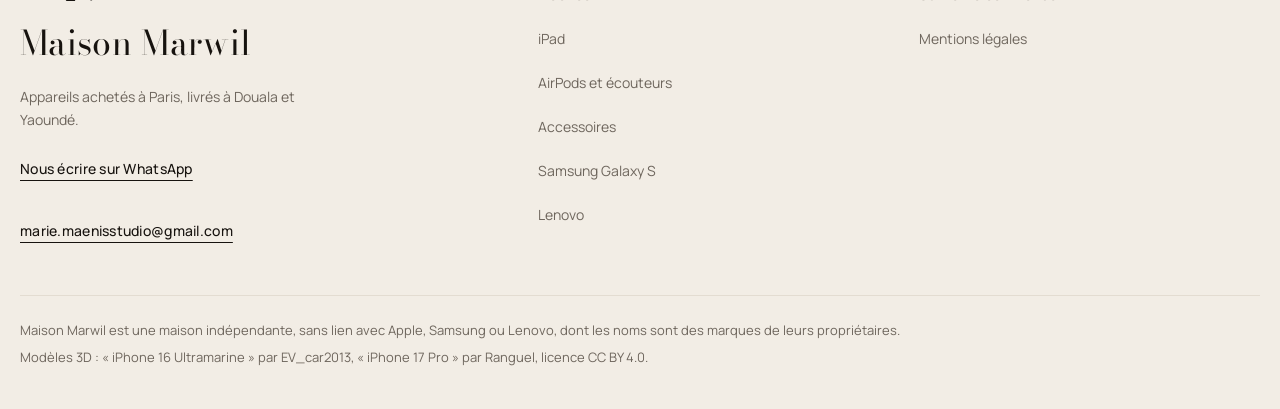
<file: marwil/mentions.html>
<!doctype html>
<html lang="fr">
<head>
<meta charset="utf-8">
<meta name="viewport" content="width=device-width, initial-scale=1, viewport-fit=cover">
<title>Mentions et conditions · Maison Marwil</title>
<meta name="description" content="Mentions légales et conditions de vente de Maison Marwil.">
<meta property="og:url" content="https://maenisstudio.com/marwil/mentions.html">
<link rel="canonical" href="https://maenisstudio.com/marwil/mentions.html">
<meta property="og:type" content="website">
<meta property="og:site_name" content="Maison Marwil">
<meta property="og:title" content="Mentions légales · Maison Marwil">
<meta property="og:description" content="Mentions légales et conditions de vente de Maison Marwil.">
<meta property="og:image" content="https://maenisstudio.com/marwil/images/partage.jpg">
<meta property="og:image:width" content="1200">
<meta property="og:image:height" content="630">
<meta name="twitter:card" content="summary_large_image">
<meta name="theme-color" content="#FAF7F2">
<link rel="preconnect" href="https://fonts.googleapis.com">
<link rel="stylesheet" href="https://fonts.googleapis.com/css2?family=Bodoni+Moda:ital,opsz,wght@0,6..96,400;0,6..96,500;1,6..96,400&family=Manrope:wght@300;400;500;600&display=swap">
<link rel="stylesheet" href="commun.css">
<style>
.texte { max-width: 760px; display: flex; flex-direction: column; gap: 14px; }
.texte h2 { font-size: clamp(30px, 5vw, 40px); margin-top: 36px; }
.texte p, .texte li { color: var(--gris); }
.texte b { color: var(--encre); font-weight: 600; }
.texte ul { margin: 0; padding-left: 20px; display: flex; flex-direction: column; gap: 6px; }
.a-remplir { color: var(--gris); }
</style>
</head>
<body data-page="mentions">
<main>
<section class="section gut" aria-labelledby="t1" style="padding-top:clamp(40px,8vw,90px)">
  <div class="wrap texte">
    
    <h1 id="t1" style="font-size:clamp(40px,8vw,64px)">Mentions légales et conditions</h1>
    <h2>Qui sommes-nous</h2>
    <p>Maison Marwil, Paris et Douala. Contact : WhatsApp, depuis chaque page du site.</p>
    <!-- À compléter avant l’ouverture : statut, numéro d’immatriculation et adresse (Marie). -->
    <p>Maison Marwil est une maison indépendante, sans lien avec Apple Inc. Apple et iPhone sont des marques d’Apple Inc., citées pour désigner les produits proposés.</p>
    <h2>Commande</h2>
    <ul>
      <li>La commande est confirmée par écrit sur WhatsApp, avec un numéro de commande (MM suivi de chiffres).</li>
      <li><b>Acompte de 50 %</b> à la commande, par Orange Money ou MTN MoMo. <b>Reste à payer à la livraison</b>, après vérification de l’appareil.</li>
      <li>Délai indicatif : <span class="delai"></span> à compter de l’acompte.</li>
    </ul>
    <h2>Livraison et vérification</h2>
    <p>L’appareil est livré en main propre à <span class="villes"></span>. Vous vérifiez devant nous le modèle, la couleur, le stockage, l’état et le numéro de série. S’il ne correspond pas à la commande, l’acompte vous est intégralement rendu.</p>
    <h2>Garantie</h2>
    <p>Neuf : garantie Apple et garantie légale de conformité, deux ans à compter de l’achat en France. Reconditionné : garantie du reconditionneur, un an. Maison Marwil se charge du retour de l’appareil à Paris et de sa restitution.</p>
    <h2>Données personnelles</h2>
    <p>Nous ne conservons que ce qui sert à votre commande : nom, numéro WhatsApp, ville et numéro de commande. Le site ne dépose aucun traceur publicitaire. Il garde seulement, sur votre appareil, la dernière couleur choisie.</p>
  </div>
</section>
</main>
<script src="catalogue.js"></script>
<script src="monogramme.js"></script>
<script src="commun.js"></script>
<script>document.querySelectorAll(".delai").forEach(e => e.textContent = MARWIL.delai); document.querySelectorAll(".villes").forEach(e => e.textContent = MARWIL.villes);</script>
</body>
</html>
</file>
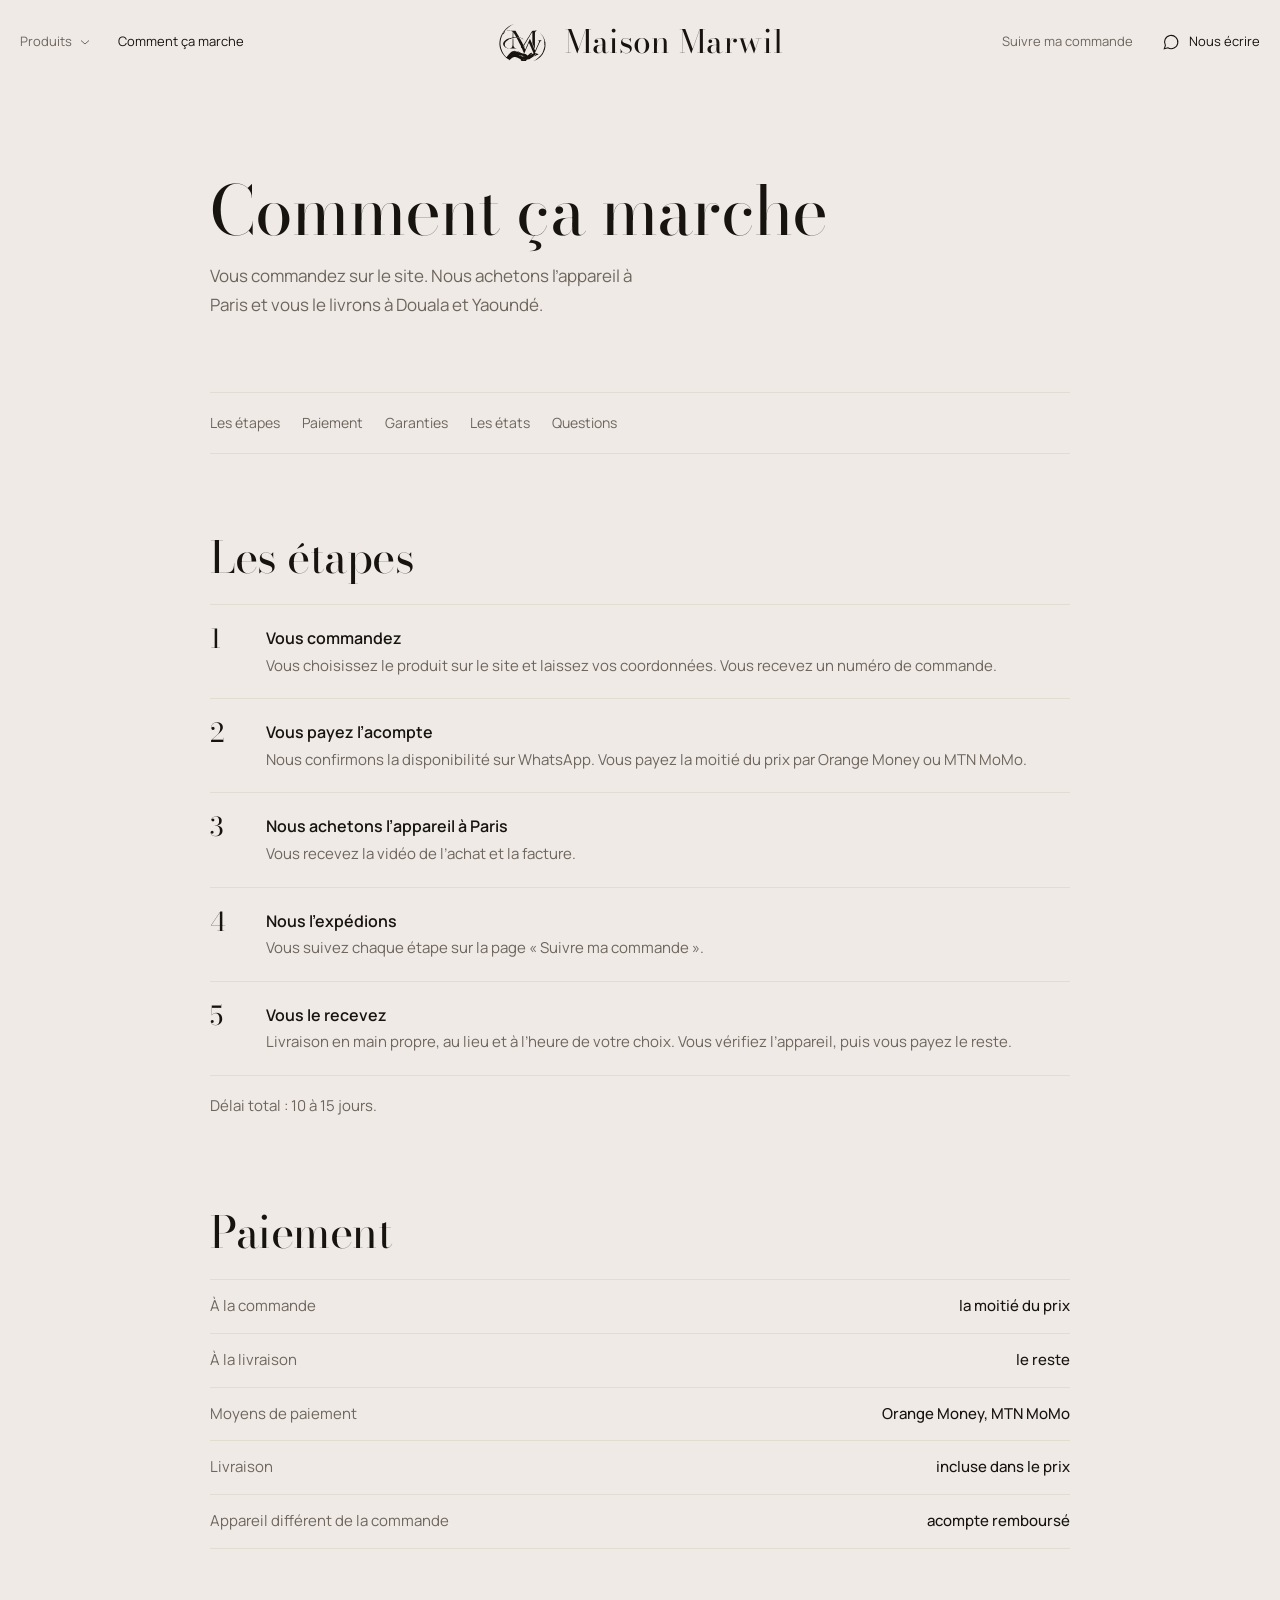
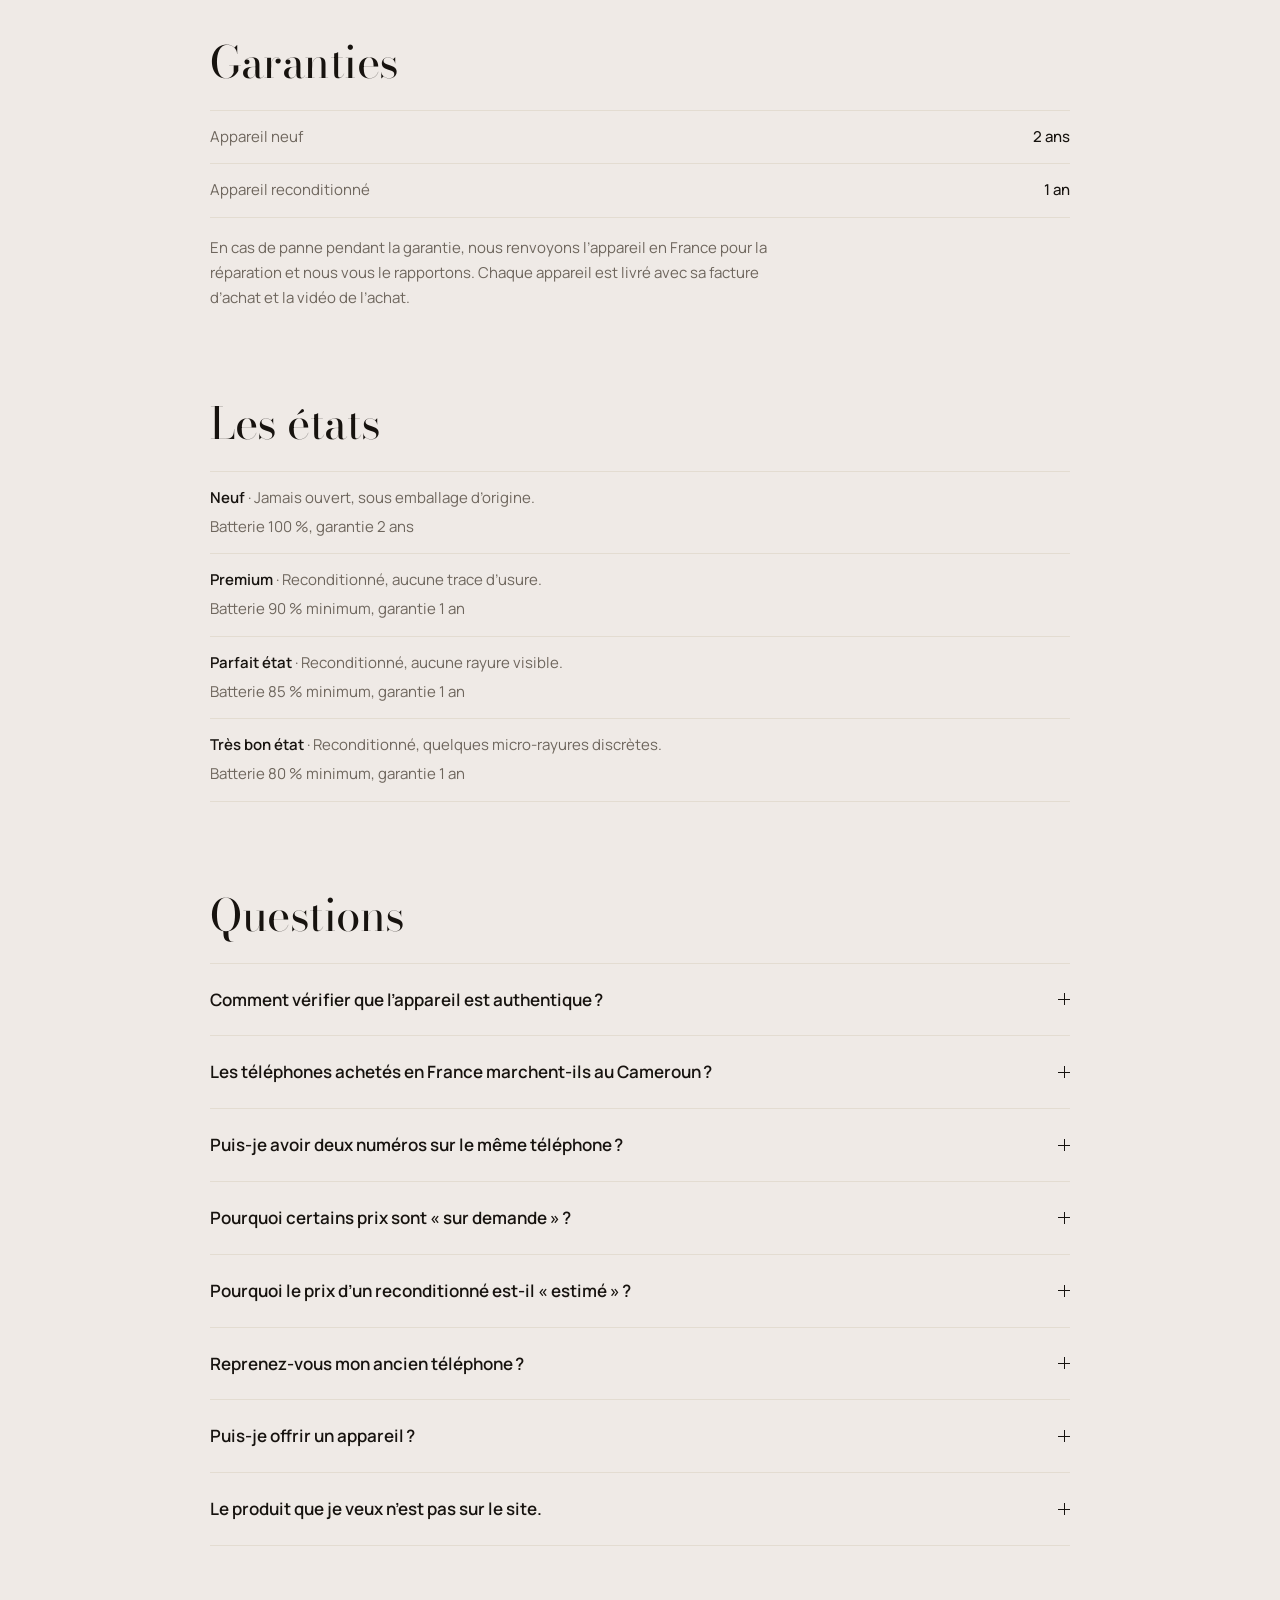
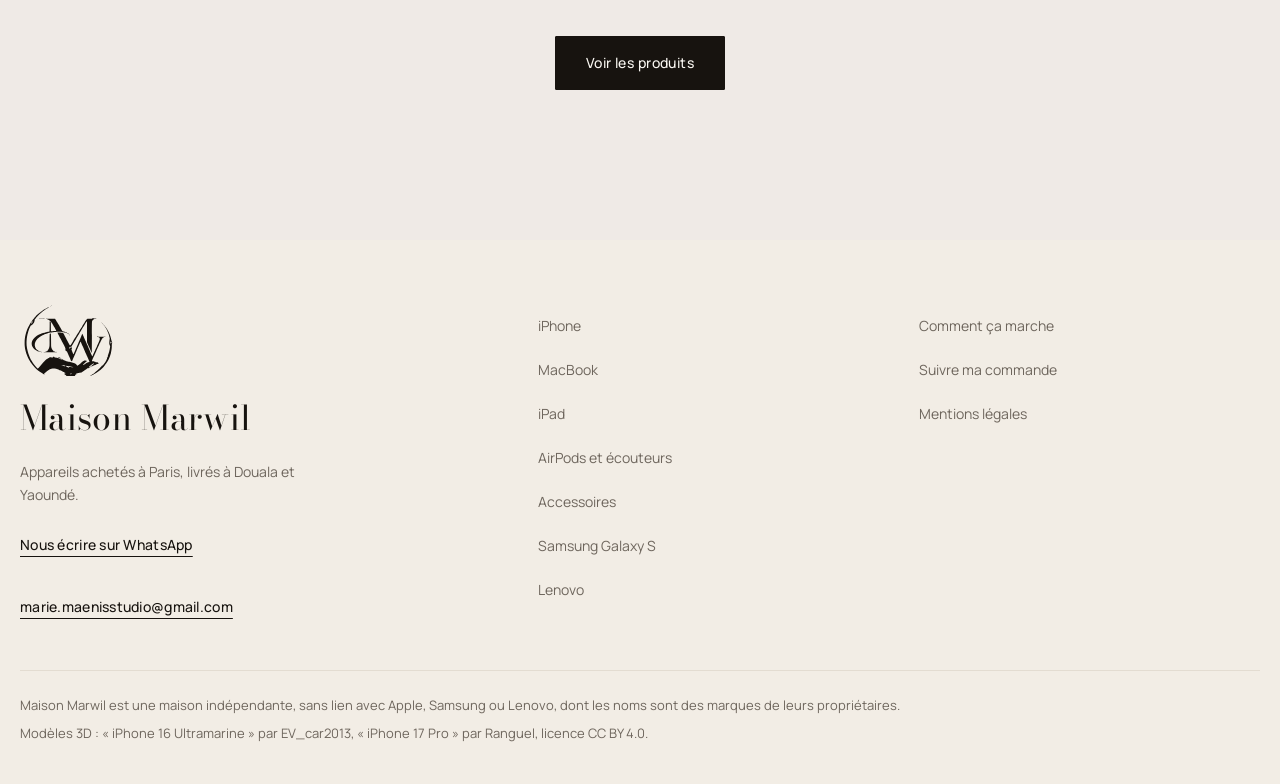
<file: marwil/questions.html>
<!doctype html>
<html lang="fr"><head><meta charset="utf-8"><meta name="robots" content="noindex"><title>Maison Marwil</title>
<script>location.replace("comment.html#questions");</script>
<meta http-equiv="refresh" content="0; url=comment.html#questions"></head><body><a href="comment.html#questions">Comment ça marche</a></body></html>
</file>
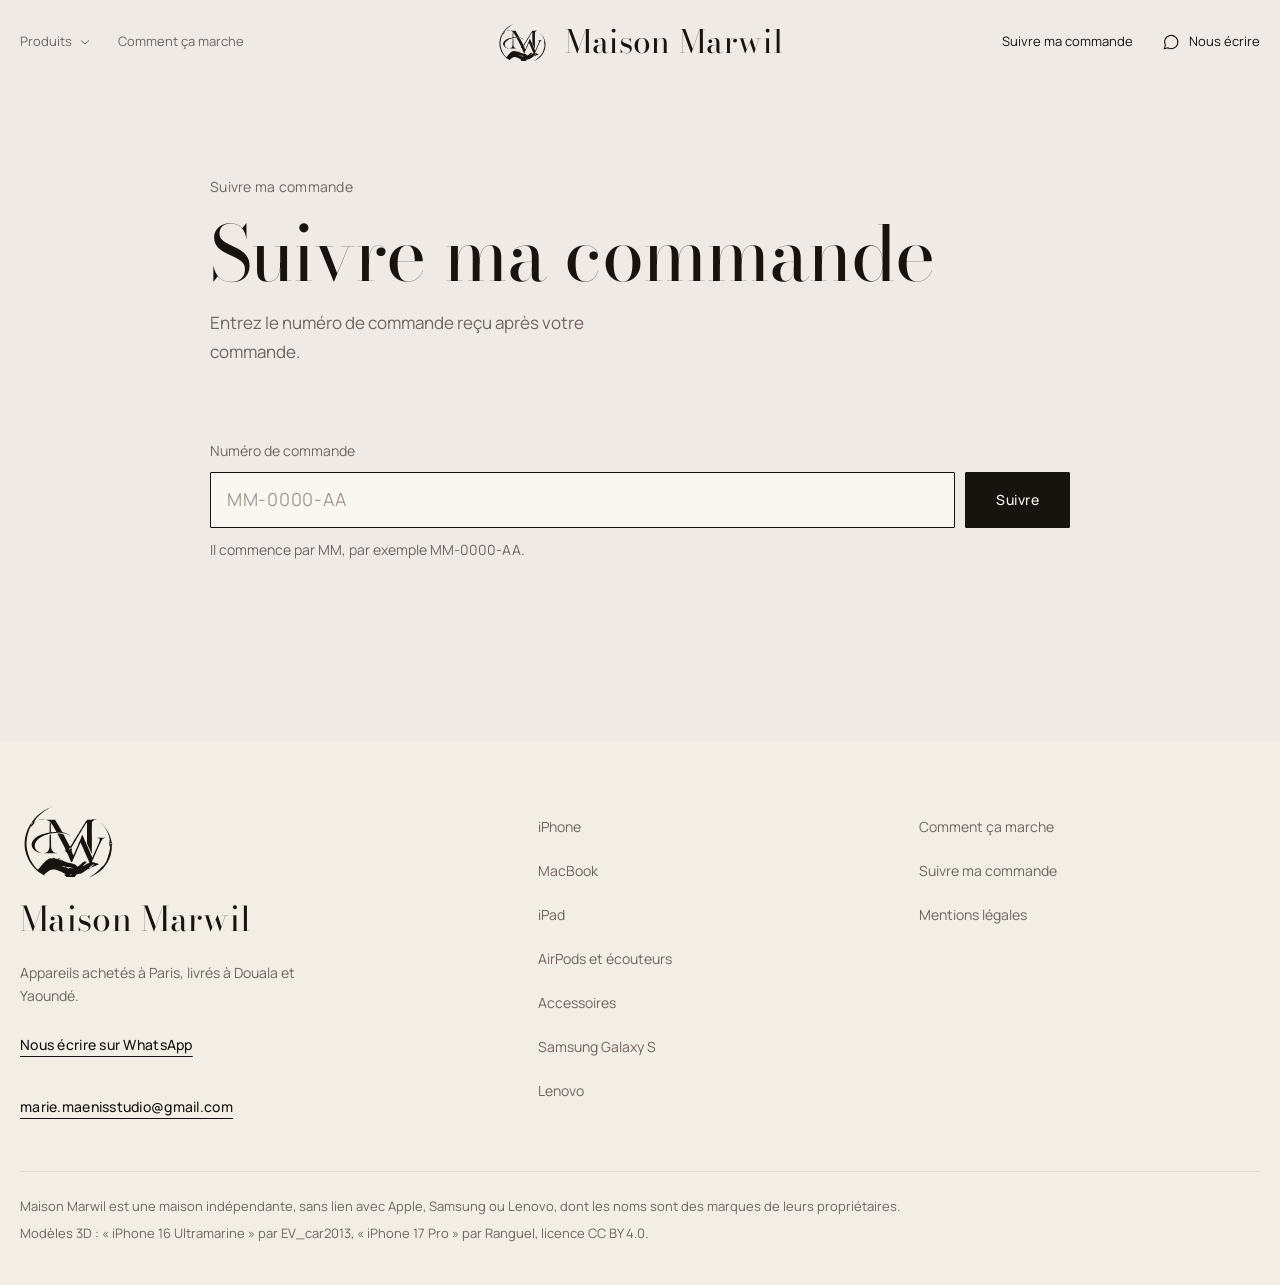
<file: marwil/suivi.html>
<!doctype html>
<html lang="fr">
<head>
<meta charset="utf-8">
<meta name="viewport" content="width=device-width, initial-scale=1, viewport-fit=cover">
<title>Suivre ma commande · Maison Marwil</title>
<meta name="description" content="Suivez votre commande Maison Marwil avec son numéro.">
<meta property="og:url" content="https://maenisstudio.com/marwil/suivi.html">
<link rel="canonical" href="https://maenisstudio.com/marwil/suivi.html">
<meta property="og:type" content="website">
<meta property="og:site_name" content="Maison Marwil">
<meta property="og:title" content="Suivre ma commande · Maison Marwil">
<meta property="og:description" content="Suivez votre commande Maison Marwil avec son numéro.">
<meta property="og:image" content="https://maenisstudio.com/marwil/images/partage.jpg">
<meta property="og:image:width" content="1200">
<meta property="og:image:height" content="630">
<meta name="twitter:card" content="summary_large_image">
<meta name="theme-color" content="#FAF7F2">
<meta name="robots" content="noindex">
<link rel="preconnect" href="https://fonts.googleapis.com">
<link rel="stylesheet" href="https://fonts.googleapis.com/css2?family=Bodoni+Moda:ital,opsz,wght@0,6..96,400;0,6..96,500;1,6..96,400&family=Manrope:wght@300;400;500;600&display=swap">
<link rel="stylesheet" href="commun.css">
<style>
.suivi .wrap { max-width: 860px; }
.form { display: flex; flex-direction: column; gap: 10px; margin-top: 8px; }
.form label { font-size: 14px; color: var(--gris); }
.ligne { display: flex; gap: 10px; }
.ligne input { flex: 1; min-width: 0; font: inherit; font-size: 18px; min-height: 56px; padding: 0 16px; border: 1px solid var(--encre); border-radius: 1px; background: var(--papier); color: var(--encre); text-transform: uppercase; letter-spacing: .04em; }
.ligne input::placeholder { color: var(--gris-2); }
.aide { font-size: 14px; color: var(--gris); }
.err { font-size: 14px; min-height: 1.4em; color: var(--encre); }
.resultat { margin-top: 48px; display: flex; flex-direction: column; gap: 28px; }
.resultat .tete { display: flex; flex-direction: column; gap: 8px; padding-bottom: 24px; border-bottom: 1px solid var(--filet); }
.resultat .tete h2 { font-size: clamp(30px, 6vw, 46px); }
.frise { list-style: none; margin: 0; padding: 0; display: flex; flex-direction: column; }
.frise li { display: grid; grid-template-columns: 28px 1fr; gap: 16px; position: relative; padding-bottom: 28px; }
.frise li::before { content: ""; position: absolute; left: 13.5px; top: 22px; bottom: 0; width: 1px; background: var(--filet); }
.frise li:last-child::before { display: none; }
.frise li.fait::before { background: var(--encre); }
.frise .pt { width: 28px; height: 28px; border-radius: 50%; border: 1px solid var(--filet); background: var(--fond); display: flex; align-items: center; justify-content: center; position: relative; z-index: 1; }
.frise li.fait .pt { background: var(--encre); border-color: var(--encre); color: var(--papier); }
.frise li.ici .pt { border-color: var(--encre); box-shadow: 0 0 0 4px var(--pale); }
.frise li.ici .pt::after { content: ""; width: 8px; height: 8px; border-radius: 50%; background: var(--encre); }
.frise h3 { font-size: 22px; line-height: 1.3; }
.frise p { color: var(--gris); font-size: 15px; }
.frise li:not(.fait):not(.ici) h3 { color: var(--gris-2); }
.note { padding: 20px 22px; background: var(--pale); font-size: 15px; }
</style>
</head>
<body data-page="suivi">
<main>
<section class="section gut suivi" aria-labelledby="t1" style="padding-top:clamp(40px,8vw,90px)">
  <div class="wrap">
    <div class="titre rise"><p class="eyebrow">Suivre ma commande</p><h1 id="t1">Suivre ma commande</h1><p class="lead">Entrez le numéro de commande reçu après votre commande.</p></div>
    <form class="form" id="form" novalidate>
      <label for="num">Numéro de commande</label>
      <div class="ligne"><input id="num" name="n" placeholder="MM-0000-AA" autocomplete="off" autocapitalize="characters" spellcheck="false" aria-describedby="err aide"><button class="btn" type="submit">Suivre</button></div>
      <p class="aide" id="aide">Il commence par MM, par exemple MM-0000-AA.</p>
      <p class="err" id="err" role="alert"></p>
    </form>
    <div class="resultat" id="res" hidden aria-live="polite"></div>
  </div>
</section>
</main>
<script src="catalogue.js"></script>
<script src="commandes.js"></script>
<script src="monogramme.js"></script>
<script src="commun.js"></script>
<script>
(function () {
  const M = MARWIL, $ = id => document.getElementById(id);
  const ETAPES = [
    ["Commande reçue", "Nous confirmons la disponibilité et attendons l’acompte."],
    ["Achetée à Paris", "La vidéo de l’achat et la facture vous ont été envoyées."],
    ["Expédiée", "Votre appareil est en route."],
    ["Arrivée", "Nous fixons avec vous le lieu et l’heure de la livraison."],
    ["Livrée", "Merci pour votre confiance."]
  ];
  const norm = v => { const t = v.toUpperCase().replace(/[^A-Z0-9]/g, ""); const m = t.match(/^MM(\d{4,6})([A-Z]{2})$/); return m ? `MM-${m[1]}-${m[2]}` : null; };
  // le carnet en ligne (Google Sheets) s'il est branché, sinon le fichier commandes.js
  async function chercher(code) {
    if (M.api) { try { const r = await M.lireSuivi(code); return r.ok ? r : null; } catch (e) { return undefined; } }
    return COMMANDES[code] || null;
  }
  async function montrer(code) {
    const res = $("res"); res.hidden = false; res.innerHTML = `<p class="gris">Recherche de votre commande…</p>`;
    const c = await chercher(code);
    if (c === undefined) { res.innerHTML = `<div class="tete"><h2>Un instant</h2><p class="gris">Le suivi ne répond pas. Réessayez dans un moment, ou écrivez-nous.</p></div><a class="btn" href="${M.wa("Bonjour Maison Marwil, où en est ma commande " + code + " ?")}" target="_blank" rel="noopener">Nous écrire sur WhatsApp</a>`; return; }
    if (c && c.annulee) { res.innerHTML = `<div class="tete"><p class="eyebrow">Commande ${code}</p><h2>Commande annulée</h2><p class="gris">${c.note || "Écrivez-nous pour toute question."}</p></div>`; return; }
    if (!c) {
      res.innerHTML = `<div class="tete"><h2>Commande introuvable</h2><p class="gris">Vérifiez le numéro, ou écrivez-nous sur WhatsApp.</p></div><a class="btn" href="${M.wa("Bonjour Maison Marwil, je ne trouve pas ma commande " + code + " sur le site.")}" target="_blank" rel="noopener">Nous écrire sur WhatsApp</a>`;
      return;
    }
    res.innerHTML = `<div class="tete"><p class="eyebrow">Commande ${code} · mise à jour le ${c.maj}</p><h2>${c.appareil}</h2><p class="gris">Livraison à ${c.ville}</p></div>
      ${c.note ? `<p class="note">${c.note}</p>` : ""}
      <ol class="frise">${ETAPES.map(([t, d], i) => { const n = i + 1, cl = n < c.etape ? "fait" : n === c.etape ? (n === 5 ? "fait" : "ici") : ""; return `<li class="${cl}"><span class="pt">${cl === "fait" ? '<svg width="12" height="12" viewBox="0 0 12 12" fill="none" stroke="currentColor" stroke-width="1.4" aria-hidden="true"><path d="M2.5 6.2l2.4 2.3 4.6-5"/></svg>' : ""}</span><div><h3>${t}${n === c.etape ? '<span class="visually-hidden"> (étape en cours)</span>' : ""}</h3>${n <= c.etape ? `<p>${d}</p>` : ""}</div></li>`; }).join("")}</ol>
      <a class="link" href="${M.wa("Bonjour Maison Marwil, une question sur ma commande " + code + ".")}" target="_blank" rel="noopener">Une question ? Écrivez-nous</a>`;
  }
  $("form").addEventListener("submit", e => {
    e.preventDefault();
    const code = norm($("num").value);
    if (!code) { $("err").textContent = "Ce numéro ne ressemble pas à un numéro de commande. Il commence par MM, suivi de 4 chiffres et 2 lettres."; $("res").hidden = true; return; }
    $("err").textContent = ""; $("num").value = code; history.replaceState(null, "", "?n=" + code); montrer(code);
  });
  const q = new URLSearchParams(location.search).get("n");
  if (q) { $("num").value = q; $("form").requestSubmit(); }
})();
</script>
</body>
</html>
</file>
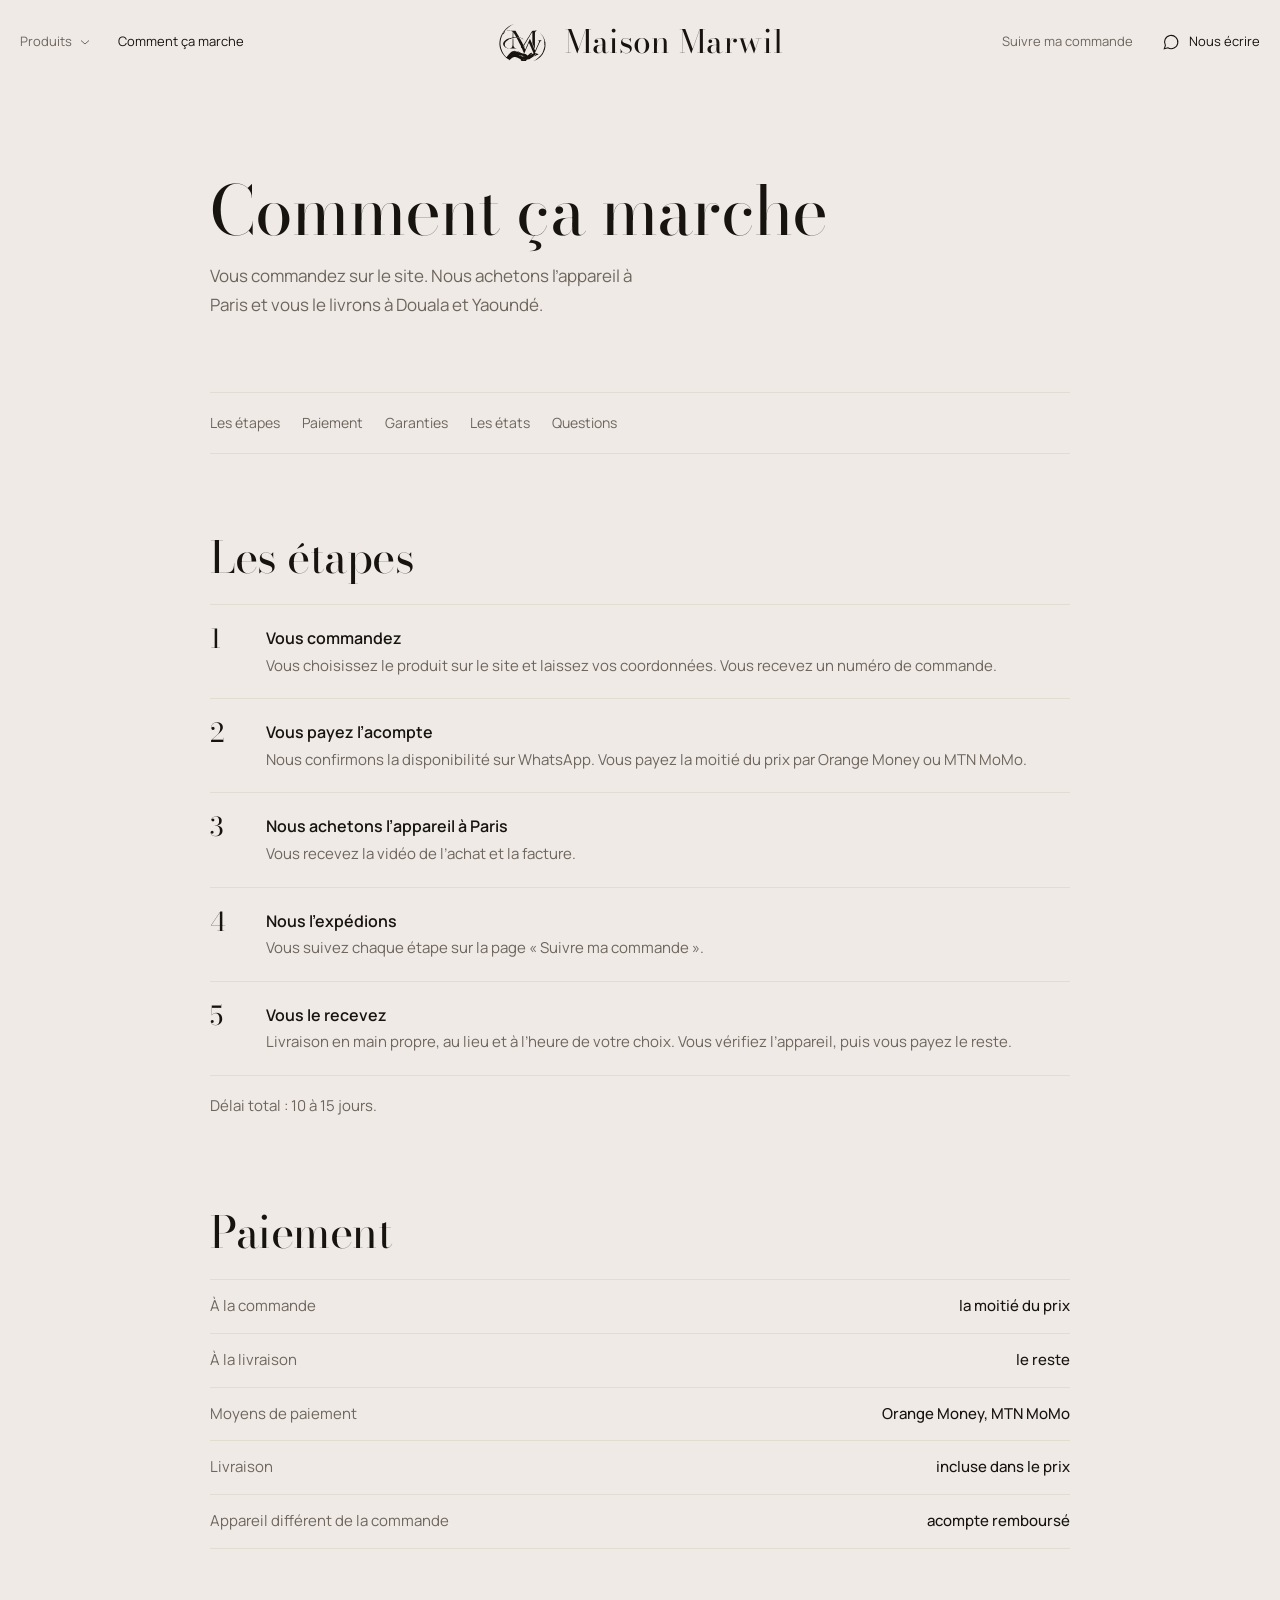
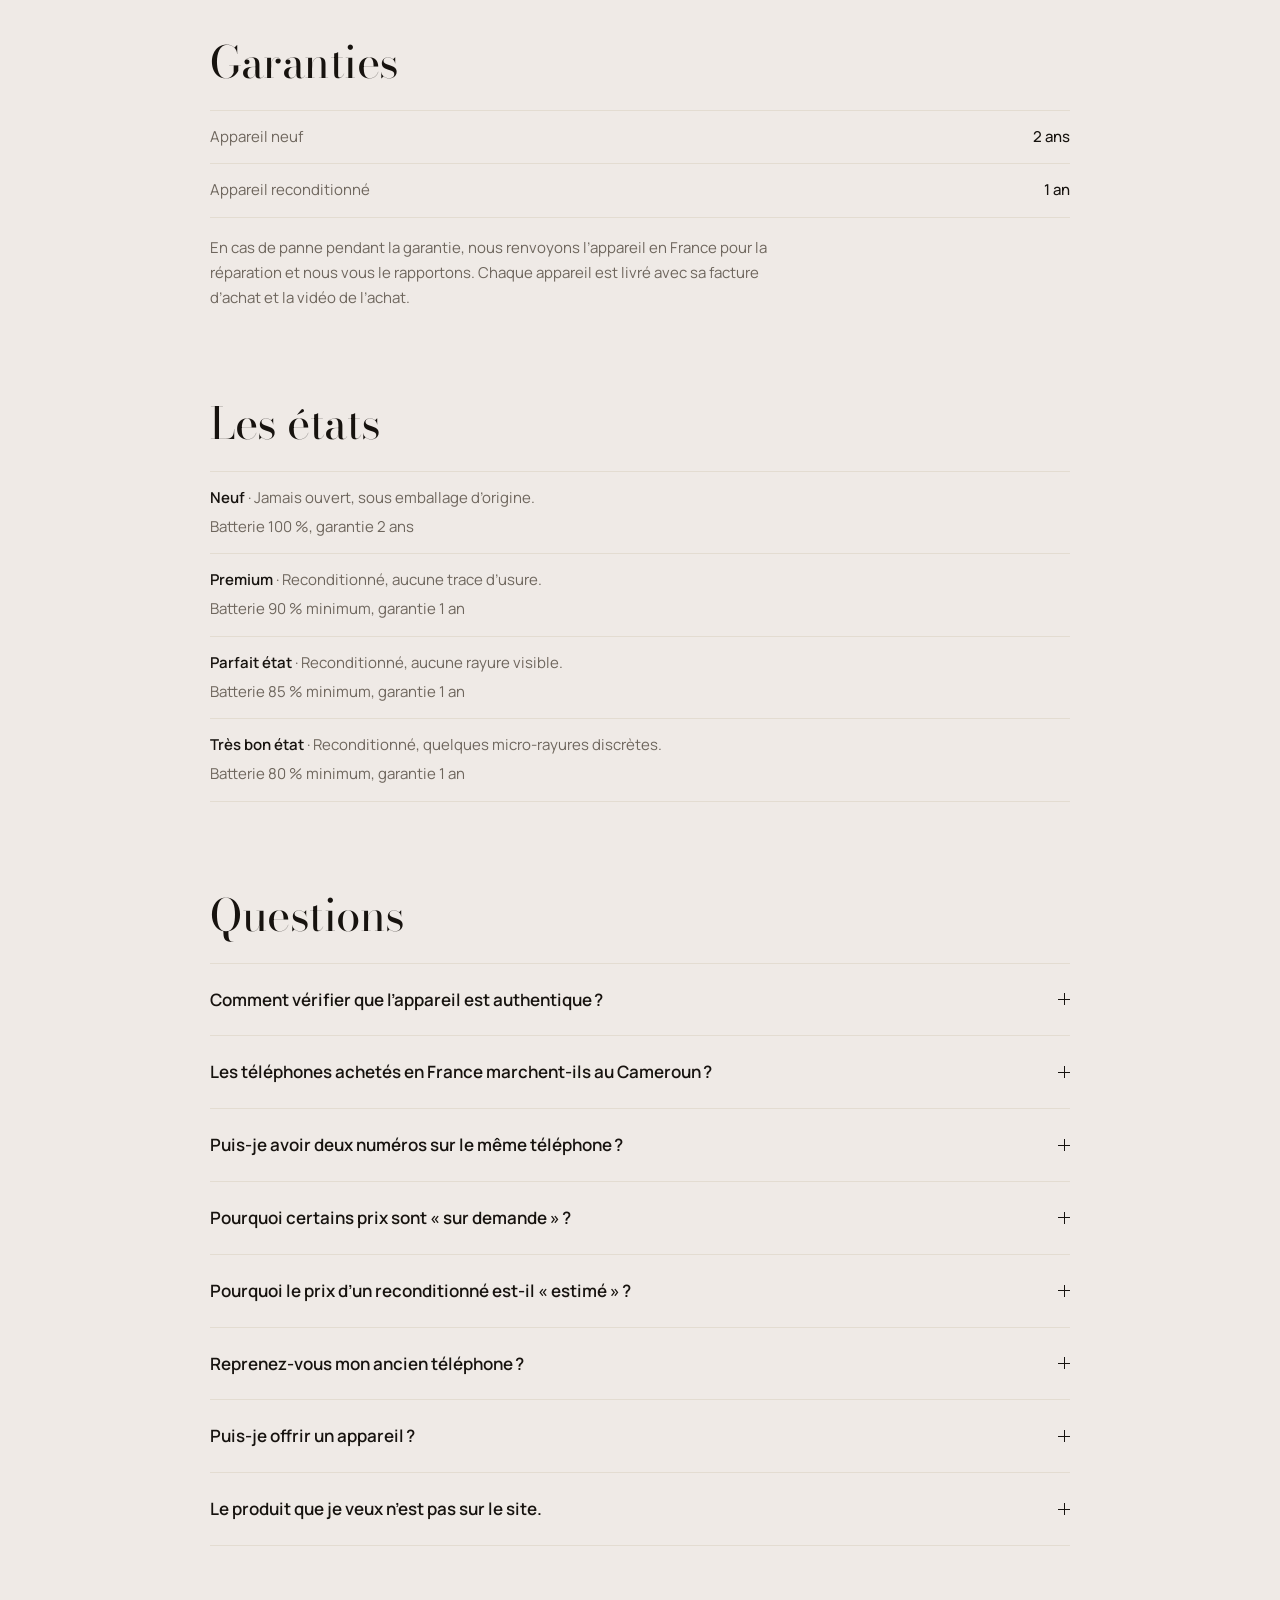
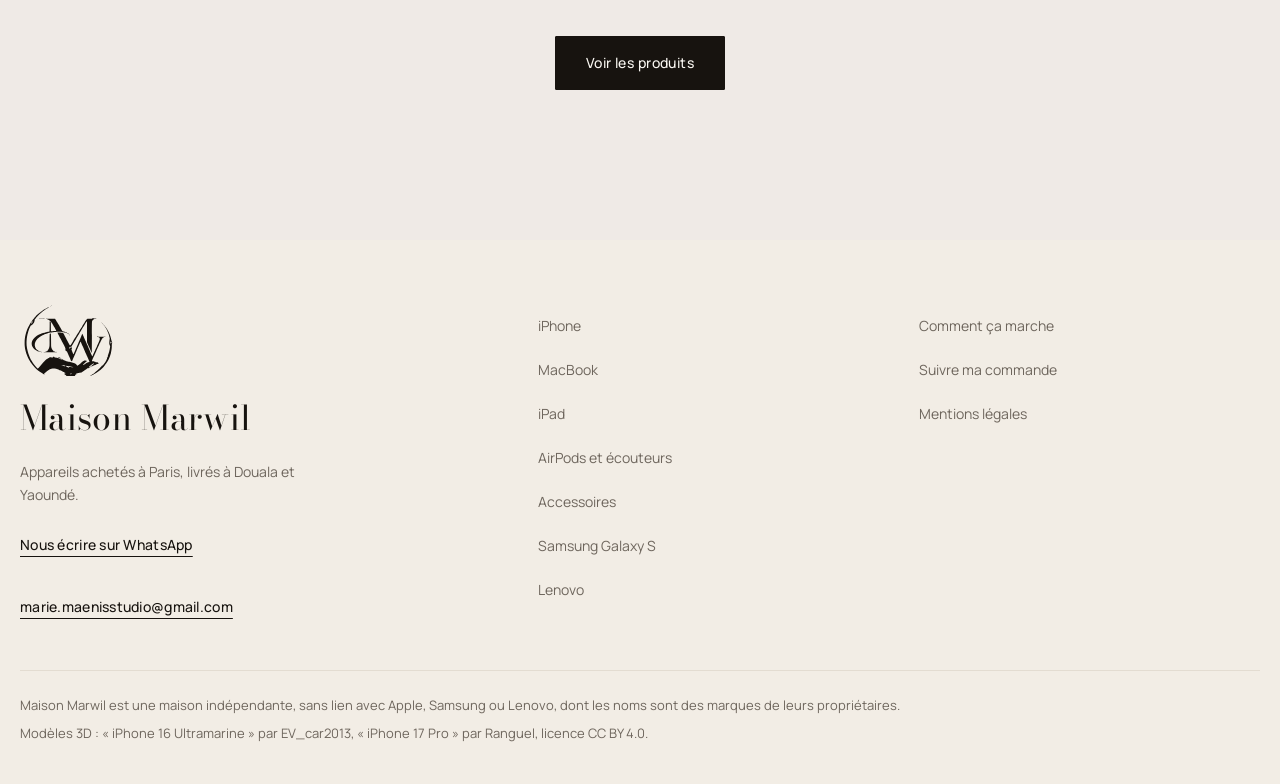
<file: marwil/voyage.html>
<!doctype html>
<html lang="fr"><head><meta charset="utf-8"><meta name="robots" content="noindex"><title>Maison Marwil</title>
<script>location.replace("comment.html#etapes");</script>
<meta http-equiv="refresh" content="0; url=comment.html#etapes"></head><body><a href="comment.html#etapes">Comment ça marche</a></body></html>
</file>
<file: style.css>
/* ===================== Maënis Studio ===================== */
:root {
  --nuit: #1C050B;
  --nuit-2: #2A0911;
  --bordeaux: #6E1023;
  --bordeaux-vif: #8E1830;
  --creme: #F6EBDD;
  --creme-2: #FBF5EE;
  --or: #F5C542;
  --or-doux: #E0BC70;
  --texte: #2B1418;
  --gris: #7A6266;
  --rayon: 22px;
  --ombre: 0 18px 50px -18px rgba(28, 5, 11, .45);
  --titre: "Playfair Display", Georgia, serif;
  --corps: "Poppins", system-ui, sans-serif;
  --etiquette: "Montserrat", system-ui, sans-serif;
  --ease: cubic-bezier(.22, 1, .36, 1);
}

*, *::before, *::after { box-sizing: border-box; }
html { scroll-behavior: smooth; scroll-padding-top: 84px; overflow-x: clip; }
body {
  margin: 0; font-family: var(--corps); color: var(--texte); background: var(--creme-2);
  line-height: 1.6; -webkit-font-smoothing: antialiased; overflow-x: clip;
}
img, video { max-width: 100%; display: block; }
a { color: inherit; }
button { font: inherit; cursor: pointer; }
h1, h2, h3 { line-height: 1.1; margin: 0; }
h2 { font-family: var(--titre); font-weight: 500; font-size: clamp(2.1rem, 5vw, 3.6rem); letter-spacing: -.01em; }
h2 em, h1 em { font-style: italic; color: var(--bordeaux); }
.skip { position: absolute; left: -999px; }
.skip:focus { left: 16px; top: 16px; z-index: 999; background: var(--or); padding: 8px 14px; border-radius: 8px; }
:focus-visible { outline: 3px solid var(--or); outline-offset: 3px; }

.sur-titre {
  font-family: var(--etiquette); text-transform: uppercase; letter-spacing: .28em; font-size: .72rem;
  font-weight: 600; color: var(--bordeaux); margin: 0 0 14px;
}

/* ---------- Boutons ---------- */
.btn {
  display: inline-flex; align-items: center; justify-content: center; gap: 8px;
  padding: 15px 26px; border-radius: 999px; font-weight: 600; text-decoration: none; border: 2px solid transparent;
  transition: transform .35s var(--ease), box-shadow .35s var(--ease), background .3s, color .3s;
  position: relative; overflow: hidden; isolation: isolate; font-size: .98rem;
}
.btn::after {
  content: ""; position: absolute; inset: 0; z-index: -1; transform: translateX(-110%) skewX(-20deg);
  background: linear-gradient(90deg, transparent, rgba(255,255,255,.55), transparent); transition: transform .7s var(--ease);
}
.btn:hover::after { transform: translateX(110%) skewX(-20deg); }
.btn:hover { transform: translateY(-3px); }
.btn--or { background: var(--or); color: var(--nuit); box-shadow: 0 10px 30px -10px rgba(245, 197, 66, .8); }
.btn--ligne { border-color: currentColor; color: var(--creme); background: transparent; }
.btn--bordeaux { background: var(--bordeaux); color: var(--creme); }
.btn--petit { padding: 10px 18px; font-size: .88rem; }
.btn[disabled] { opacity: .6; pointer-events: none; }
.rond {
  width: 46px; height: 46px; border-radius: 50%; border: 1.5px solid rgba(110, 16, 35, .25); background: #fff;
  color: var(--bordeaux); font-size: 1.1rem; display: grid; place-items: center; transition: transform .3s var(--ease), background .3s;
}
.rond:hover { transform: scale(1.08); background: var(--or); }

/* ---------- Chargement ---------- */
.loader {
  position: fixed; inset: 0; z-index: 200; background: var(--nuit); display: grid; place-items: center;
  transition: opacity .6s .2s, visibility .6s .2s;
}
.loader img { width: 130px; animation: pulse 1.2s ease-in-out infinite; }
body.pret .loader { opacity: 0; visibility: hidden; }
@keyframes pulse { 50% { transform: scale(1.08); opacity: .7; } }

/* ---------- En-tête ---------- */
.top {
  position: fixed; inset: 0 0 auto; z-index: 50; display: flex; align-items: center; gap: 28px;
  padding: 14px clamp(16px, 4vw, 48px); transition: background .4s, padding .4s, box-shadow .4s;
}
.top.colle { background: rgba(28, 5, 11, .88); backdrop-filter: blur(14px); padding-block: 8px; box-shadow: 0 10px 30px -20px #000; }
.top__logo img { height: 52px; width: auto; transition: height .4s; }
.top.colle .top__logo img { height: 42px; }
.top__nav { display: flex; gap: 26px; margin-left: auto; }
.top__nav a { color: var(--creme); text-decoration: none; font-size: .9rem; font-weight: 500; position: relative; }
.top__nav a::after {
  content: ""; position: absolute; left: 0; right: 0; bottom: -4px; height: 2px; background: var(--or);
  transform: scaleX(0); transform-origin: right; transition: transform .35s var(--ease);
}
.top__nav a:hover::after, .top__nav a.actif::after { transform: scaleX(1); transform-origin: left; }
.top__burger { display: none; margin-left: auto; background: none; border: 0; width: 44px; height: 44px; position: relative; }
.top__burger span { position: absolute; left: 10px; right: 10px; height: 2px; background: var(--creme); transition: transform .3s; }
.top__burger span:first-child { top: 17px; } .top__burger span:last-child { top: 26px; }
.top.ouvert .top__burger span:first-child { transform: translateY(4.5px) rotate(45deg); }
.top.ouvert .top__burger span:last-child { transform: translateY(-4.5px) rotate(-45deg); }

/* ---------- Accueil ---------- */
.hero {
  min-height: 100svh; position: relative; overflow: hidden; color: var(--creme); background: var(--nuit);
  display: grid; grid-template-columns: 1.05fr .95fr; align-items: center; gap: 40px;
  padding: 120px clamp(16px, 6vw, 90px) 90px;
}
.hero__fond { position: absolute; inset: 0; pointer-events: none; }
.blob { position: absolute; border-radius: 50%; filter: blur(70px); opacity: .55; animation: flotte 14s ease-in-out infinite alternate; }
.blob--1 { width: 520px; height: 520px; background: var(--bordeaux-vif); top: -120px; left: -120px; }
.blob--2 { width: 380px; height: 380px; background: #B5462E; bottom: -100px; right: 10%; animation-delay: -5s; opacity: .4; }
.blob--3 { width: 260px; height: 260px; background: var(--or); top: 30%; right: -60px; opacity: .22; animation-delay: -9s; }
@keyframes flotte { to { transform: translate(60px, 40px) scale(1.15); } }
.etincelles { position: absolute; inset: 0; width: 100%; height: 100%; }
.hero__texte { position: relative; z-index: 2; max-width: 640px; }
.hero .sur-titre { color: var(--or); }
.hero__titre { font-family: var(--titre); font-weight: 500; font-size: clamp(3rem, 8.2vw, 6.6rem); letter-spacing: -.02em; margin-bottom: 26px; }
.hero__titre em { color: var(--or); }
.ligne { display: block; overflow: hidden; padding-bottom: .08em; }
.ligne > * { display: inline-block; transform: translateY(110%); transition: transform 1.1s var(--ease); }
body.pret .ligne > * { transform: none; }
body.pret .ligne:nth-child(2) > * { transition-delay: .12s; }
.hero__intro { font-size: 1.08rem; color: rgba(246, 235, 221, .82); max-width: 520px; margin: 0 0 32px; }
.hero__actions { display: flex; flex-wrap: wrap; gap: 14px; }
.hero__chiffres { list-style: none; padding: 0; margin: 46px 0 0; display: flex; gap: 34px; flex-wrap: wrap; }
.hero__chiffres li { display: grid; max-width: 150px; }
.hero__chiffres strong { font-family: var(--titre); font-size: 1.9rem; color: var(--or); font-weight: 500; }
.hero__chiffres span { font-size: .78rem; color: rgba(246, 235, 221, .65); line-height: 1.35; }

.hero__scene { position: relative; height: min(640px, 78svh); z-index: 1; }
.tel {
  position: absolute; left: 50%; top: 50%; width: min(290px, 62%); aspect-ratio: 9 / 19; transform: translate(-50%, -50%);
  border-radius: 42px; padding: 11px; background: linear-gradient(145deg, #3a1219, #120307);
  box-shadow: 0 40px 90px -30px rgba(0, 0, 0, .9), inset 0 0 0 2px rgba(245, 197, 66, .35);
  transition: transform .4s var(--ease);
}
.tel__video { width: 100%; height: 100%; object-fit: cover; border-radius: 32px; background: #000; }
.tel__encoche { position: absolute; top: 20px; left: 50%; width: 80px; height: 20px; border-radius: 20px; background: #0c0204; transform: translateX(-50%); }
.flottant {
  position: absolute; width: 150px; border-radius: 18px; box-shadow: var(--ombre); border: 4px solid #fff;
  animation: derive 7s ease-in-out infinite alternate;
}
.flottant--1 { top: 4%; left: 2%; rotate: -9deg; }
.flottant--2 { bottom: 6%; left: 0; width: 130px; rotate: 7deg; animation-delay: -2s; }
.flottant--3 { top: 12%; right: 0; width: 135px; rotate: 10deg; animation-delay: -4s; }
@keyframes derive { to { transform: translateY(-18px) rotate(3deg); } }
.hero__marie {
  position: absolute; right: 2%; bottom: -4%; height: 62%; width: auto; filter: drop-shadow(0 20px 25px rgba(0,0,0,.5));
  animation: respire 4s ease-in-out infinite; transform-origin: bottom center; z-index: 3;
}
@keyframes respire { 50% { transform: scale(1.015) translateY(-4px); } }
.bulle {
  position: absolute; background: #fff; color: var(--nuit); padding: 10px 16px; border-radius: 18px; font-weight: 600;
  font-size: .9rem; box-shadow: var(--ombre); white-space: nowrap;
}
.bulle::after { content: ""; position: absolute; bottom: -8px; left: 26px; border: 9px solid transparent; border-top-color: #fff; border-bottom: 0; }
.bulle--hero { right: 9%; bottom: 58%; z-index: 4; animation: apparait .6s 1.6s both var(--ease); }
@keyframes apparait { from { opacity: 0; transform: translateY(10px) scale(.8); } }
.hero__descendre {
  position: absolute; bottom: 26px; left: 50%; width: 28px; height: 46px; border: 2px solid rgba(246,235,221,.5);
  border-radius: 20px; transform: translateX(-50%); z-index: 3;
}
.hero__descendre span { position: absolute; top: 8px; left: 50%; width: 4px; height: 8px; border-radius: 2px; background: var(--or); translate: -50% 0; animation: molette 1.8s infinite; }
@keyframes molette { 70% { transform: translateY(14px); opacity: 0; } 100% { opacity: 0; } }

/* ---------- Bandeau ---------- */
.bandeau { background: var(--or); color: var(--nuit); overflow: hidden; padding: 16px 0; rotate: -1.2deg; margin: -14px -10px 0; position: relative; z-index: 4; }
.bandeau__piste { display: flex; gap: 28px; width: max-content; animation: defile 38s linear infinite; font-family: var(--titre); font-style: italic; font-size: 1.45rem; }
.bandeau i { font-style: normal; color: var(--bordeaux); }
@keyframes defile { to { transform: translateX(-50%); } }

/* ---------- Sections ---------- */
.section { padding: clamp(80px, 11vw, 140px) clamp(16px, 6vw, 90px); position: relative; }
.section__tete { max-width: 760px; margin: 0 auto 50px; text-align: center; }
.section__intro { color: var(--gris); font-size: 1.05rem; margin: 18px auto 0; max-width: 600px; }

.reveal { opacity: 0; transform: translateY(34px); transition: opacity .9s var(--ease), transform .9s var(--ease); }
.reveal.vu { opacity: 1; transform: none; }

/* ---------- Catalogue ---------- */
.filtres { display: flex; justify-content: center; flex-wrap: wrap; gap: 10px; margin-bottom: 44px; }
.filtre {
  border: 1.5px solid rgba(110, 16, 35, .2); background: #fff; color: var(--bordeaux); border-radius: 999px;
  padding: 10px 20px; font-weight: 600; font-size: .9rem; transition: all .3s var(--ease);
}
.filtre:hover { border-color: var(--bordeaux); }
.filtre.actif { background: var(--bordeaux); color: var(--creme); border-color: var(--bordeaux); }
.grille { display: grid; grid-template-columns: repeat(auto-fill, minmax(min(100%, 330px), 1fr)); gap: 28px; max-width: 1240px; margin: 0 auto; }
.carte {
  --c: var(--or); background: #fff; border-radius: 28px; overflow: hidden; box-shadow: 0 2px 0 rgba(110,16,35,.06), 0 24px 50px -30px rgba(28,5,11,.35);
  display: flex; flex-direction: column; cursor: pointer; position: relative; border: 0; padding: 0; text-align: left;
  transition: transform .5s var(--ease), box-shadow .5s var(--ease), opacity .4s; transform-style: preserve-3d;
}
.carte:hover { box-shadow: 0 2px 0 rgba(110,16,35,.06), 0 40px 70px -30px rgba(28,5,11,.5); }
.carte.cache { display: none; }
.carte__media { position: relative; aspect-ratio: 4 / 4.2; overflow: hidden; background: var(--c); }
.carte__media img, .carte__media video { position: absolute; inset: 0; width: 100%; height: 100%; object-fit: cover; transition: transform 1s var(--ease), opacity .5s; }
.carte__media video { opacity: 0; }
.carte:hover .carte__media img { transform: scale(1.06); }
.carte.joue .carte__media video { opacity: 1; }
.carte__tag {
  position: absolute; top: 16px; left: 16px; z-index: 2; background: rgba(255,255,255,.92); color: var(--bordeaux);
  font-family: var(--etiquette); font-size: .66rem; letter-spacing: .18em; text-transform: uppercase; font-weight: 700; padding: 7px 12px; border-radius: 999px;
}
.carte__lecture { position: absolute; right: 16px; top: 16px; z-index: 2; width: 38px; height: 38px; border-radius: 50%; background: var(--c); display: grid; place-items: center; font-size: .8rem; color: var(--nuit); }
.carte__corps { padding: 24px 26px 26px; display: flex; flex-direction: column; gap: 10px; flex: 1; }
.carte__corps h3 { font-family: var(--titre); font-weight: 500; font-size: 1.55rem; }
.carte__corps p { color: var(--gris); margin: 0; font-size: .94rem; }
.carte__bas { display: flex; align-items: center; justify-content: space-between; margin-top: auto; padding-top: 12px; }
.prix { font-weight: 800; color: var(--bordeaux); }
.prix small { display: block; font-weight: 500; color: var(--gris); font-size: .72rem; text-transform: uppercase; letter-spacing: .12em; font-family: var(--etiquette); }
.carte__fleche { width: 48px; height: 48px; border-radius: 50%; background: var(--nuit); color: var(--or); display: grid; place-items: center; transition: transform .4s var(--ease), background .3s; }
.carte:hover .carte__fleche { transform: rotate(-45deg); background: var(--bordeaux); }
.carte::before { content: ""; position: absolute; inset: 0; border-radius: inherit; border: 3px solid var(--c); opacity: 0; transition: opacity .3s; pointer-events: none; z-index: 3; }
.carte:hover::before { opacity: 1; }

.passant { position: absolute; width: auto; pointer-events: none; z-index: 2; }
.passant--catalogue { height: 170px; right: 3%; top: 90px; animation: coucou 3.2s ease-in-out infinite; transform-origin: bottom center; }
.passant--etapes { height: 210px; left: 2%; bottom: 40px; animation: coucou 3.8s ease-in-out infinite; transform-origin: bottom center; }
@keyframes coucou { 0%, 100% { transform: rotate(-4deg); } 50% { transform: rotate(5deg) translateY(-8px); } }

/* ---------- Univers ---------- */
.univers { background: var(--nuit); color: var(--creme); overflow: hidden; }
.univers h2 em { color: var(--or); }
.univers .sur-titre { color: var(--or); }
.univers .section__intro { color: rgba(246,235,221,.7); }
.defile { display: flex; gap: 22px; overflow-x: auto; scroll-snap-type: x mandatory; padding: 10px 4px 30px; scrollbar-width: none; cursor: grab; }
.defile::-webkit-scrollbar { display: none; }
.carte-univers { flex: 0 0 min(310px, 78vw); margin: 0; scroll-snap-align: center; position: relative; border-radius: 26px; overflow: hidden; aspect-ratio: 3 / 4; }
.carte-univers img { width: 100%; height: 100%; object-fit: cover; transition: transform 1.2s var(--ease); }
.carte-univers:hover img { transform: scale(1.08); }
.carte-univers figcaption { position: absolute; inset: auto 0 0; padding: 60px 22px 22px; background: linear-gradient(transparent, rgba(28,5,11,.92)); display: grid; gap: 2px; }
.carte-univers strong { font-family: var(--titre); font-weight: 500; font-size: 1.3rem; }
.carte-univers span { font-size: .85rem; color: rgba(246,235,221,.75); }
.defile__boutons { display: flex; gap: 12px; justify-content: center; }

/* ---------- Étapes ---------- */
.frise { list-style: none; padding: 0; margin: 0 auto; max-width: 1120px; display: grid; grid-template-columns: repeat(3, 1fr); gap: 26px; counter-reset: e; }
.etape { background: #fff; border-radius: var(--rayon); padding: 30px 28px; box-shadow: 0 24px 50px -36px rgba(28,5,11,.4); position: relative; transition: transform .5s var(--ease); }
.etape:hover { transform: translateY(-6px); }
.etape__num {
  width: 52px; height: 52px; border-radius: 16px; display: grid; place-items: center; background: var(--nuit); color: var(--or);
  font-family: var(--titre); font-size: 1.5rem; margin-bottom: 18px; rotate: -6deg;
}
.etape:nth-child(even) .etape__num { rotate: 6deg; background: var(--or); color: var(--nuit); }
.etape h3 { font-size: 1.12rem; margin-bottom: 8px; }
.etape p { margin: 0; color: var(--gris); font-size: .94rem; }

/* ---------- Paiement ---------- */
.paiement { background: linear-gradient(180deg, var(--creme-2), var(--creme)); }
.moyens { display: grid; grid-template-columns: repeat(2, minmax(0, 360px)); gap: 26px; justify-content: center; }
.moyen { background: #fff; border-radius: 26px; padding: 34px 30px; text-align: center; box-shadow: var(--ombre); }
.moyen__logo { width: 74px; height: 74px; border-radius: 22px; margin: 0 auto 18px; display: grid; place-items: center; font-weight: 800; font-size: 1.4rem; color: #fff; }
.moyen--om .moyen__logo { background: #FF7900; }
.moyen--pp .moyen__logo { background: #003087; font-style: italic; font-size: 2rem; }
.moyen h3 { font-size: 1.25rem; margin-bottom: 8px; }
.moyen__info { color: var(--gris); margin: 0; }
.moyen__info a { color: var(--bordeaux); font-weight: 600; }
.note { text-align: center; max-width: 620px; margin: 34px auto 0; background: rgba(245,197,66,.25); padding: 16px 22px; border-radius: 16px; }

/* ---------- FAQ ---------- */
.faq__liste { max-width: 820px; margin: 0 auto; display: grid; gap: 14px; }
.faq details { background: #fff; border-radius: 18px; padding: 4px 24px; box-shadow: 0 14px 30px -26px rgba(28,5,11,.5); }
.faq summary { cursor: pointer; list-style: none; font-weight: 600; padding: 18px 30px 18px 0; position: relative; }
.faq summary::-webkit-details-marker { display: none; }
.faq summary::after { content: "+"; position: absolute; right: 0; top: 50%; translate: 0 -50%; font-size: 1.5rem; color: var(--bordeaux); transition: rotate .3s; }
.faq details[open] summary::after { rotate: 45deg; }
.faq details p { margin: 0 0 20px; color: var(--gris); }

/* ---------- Contact ---------- */
.contact { background: var(--nuit); color: var(--creme); overflow: hidden; }
.contact h2 em { color: var(--or); }
.contact .sur-titre { color: var(--or); }
.contact__grille { display: grid; grid-template-columns: .8fr 1.2fr; gap: clamp(30px, 5vw, 70px); max-width: 1240px; margin: 0 auto; align-items: start; }
.contact__texte > p { color: rgba(246,235,221,.75); }
.canaux { list-style: none; padding: 0; margin: 28px 0; display: grid; gap: 12px; }
.canal { display: flex; align-items: center; gap: 14px; text-decoration: none; padding: 14px 18px; border-radius: 18px; background: rgba(246,235,221,.06); border: 1px solid rgba(246,235,221,.12); transition: background .3s, transform .3s var(--ease); }
.canal:hover { background: rgba(246,235,221,.12); transform: translateX(6px); }
.canal__ico { font-size: 1.4rem; }
.canal small { display: block; color: rgba(246,235,221,.6); }
.reseaux { display: flex; gap: 10px; flex-wrap: wrap; }
.reseaux a { padding: 10px 16px; border-radius: 999px; border: 1px solid rgba(246,235,221,.25); text-decoration: none; font-size: .85rem; font-weight: 500; transition: background .3s, color .3s; }
.reseaux a:hover { background: var(--or); color: var(--nuit); border-color: var(--or); }
.contact__marie { margin: 30px 0 0 20px; height: 330px; width: auto; filter: drop-shadow(0 25px 25px rgba(0,0,0,.5)); animation: respire 4s ease-in-out infinite; transform-origin: bottom; }

/* ---------- Fiche (formulaire) ---------- */
.fiche { background: var(--creme-2); color: var(--texte); border-radius: 30px; padding: clamp(22px, 3.5vw, 40px); box-shadow: 0 40px 80px -40px #000; }
.fiche h3 { font-family: var(--titre); font-weight: 500; font-size: 1.7rem; margin-bottom: 6px; }
.fiche__sous { color: var(--gris); margin: 0 0 22px; font-size: .92rem; }
.fiche fieldset { border: 0; padding: 0; margin: 0 0 22px; }
.fiche legend { font-family: var(--etiquette); text-transform: uppercase; letter-spacing: .2em; font-size: .7rem; font-weight: 700; color: var(--bordeaux); margin-bottom: 14px; display: flex; align-items: center; gap: 10px; width: 100%; }
.fiche legend::after { content: ""; flex: 1; height: 1px; background: rgba(110,16,35,.15); }
.champs { display: grid; grid-template-columns: 1fr 1fr; gap: 14px; }
.champ { display: grid; gap: 6px; }
.champ--plein { grid-column: 1 / -1; }
.champ label, .champ .label { font-size: .84rem; font-weight: 600; }
.champ label .req { color: var(--bordeaux-vif); }
.champ input, .champ select, .champ textarea {
  width: 100%; border: 1.5px solid rgba(110,16,35,.16); background: #fff; border-radius: 14px; padding: 12px 14px;
  font: inherit; font-size: .95rem; color: var(--texte); transition: border-color .25s, box-shadow .25s;
}
.champ textarea { min-height: 92px; resize: vertical; }
.champ input:focus, .champ select:focus, .champ textarea:focus { outline: none; border-color: var(--bordeaux); box-shadow: 0 0 0 4px rgba(110,16,35,.1); }
.champ input:user-invalid, .champ select:user-invalid { border-color: #C0392B; }
.puces { display: flex; flex-wrap: wrap; gap: 8px; }
.puce input { position: absolute; opacity: 0; pointer-events: none; }
.puce span {
  display: inline-block; padding: 8px 14px; border-radius: 999px; border: 1.5px solid rgba(110,16,35,.18); background: #fff;
  font-size: .84rem; font-weight: 500; cursor: pointer; transition: all .25s var(--ease); user-select: none;
}
.puce input:checked + span { background: var(--bordeaux); color: var(--creme); border-color: var(--bordeaux); transform: scale(1.04); }
.puce input:focus-visible + span { outline: 3px solid var(--or); outline-offset: 2px; }
.formules-choix { display: grid; gap: 10px; }
.formule-choix input { position: absolute; opacity: 0; }
.formule-choix label {
  display: flex; justify-content: space-between; align-items: center; gap: 12px; padding: 14px 16px; border-radius: 16px;
  border: 1.5px solid rgba(110,16,35,.16); background: #fff; cursor: pointer; transition: all .25s var(--ease);
}
.formule-choix label small { display: block; color: var(--gris); font-weight: 400; font-size: .8rem; }
.formule-choix label b { color: var(--bordeaux); white-space: nowrap; }
.formule-choix input:checked + label { border-color: var(--bordeaux); box-shadow: 0 0 0 4px rgba(110,16,35,.1); background: #FFF9EC; }
.formule-choix input:focus-visible + label { outline: 3px solid var(--or); }
.creneaux { display: grid; grid-template-columns: repeat(3, 1fr); gap: 8px; }
.consent { display: flex; gap: 10px; align-items: flex-start; font-size: .84rem; color: var(--gris); margin: 4px 0 18px; }
.consent input { margin-top: 4px; accent-color: var(--bordeaux); width: 18px; height: 18px; flex: none; }
.piege { position: absolute; left: -5000px; }
.fiche__envoi { width: 100%; padding-block: 17px; font-size: 1rem; }
.fiche__bas { text-align: center; font-size: .8rem; color: var(--gris); margin: 12px 0 0; }
.fiche__erreur { color: #B3261E; font-size: .88rem; margin: 10px 0 0; text-align: center; min-height: 1em; }

/* ---------- Feuille d'une offre ---------- */
dialog { border: 0; padding: 0; background: transparent; max-width: none; max-height: none; }
dialog::backdrop { background: rgba(28,5,11,.7); backdrop-filter: blur(6px); }
.feuille { width: min(1180px, 100vw - 24px); height: min(92vh, 100%); margin: auto; }
.feuille[open] { animation: monte .55s var(--ease); }
@keyframes monte { from { opacity: 0; transform: translateY(40px) scale(.98); } }
.feuille__contenu { background: var(--creme-2); border-radius: 30px; height: 100%; display: grid; grid-template-columns: .95fr 1.05fr; overflow: hidden; position: relative; }
.feuille__fermer { position: absolute; top: 16px; right: 16px; z-index: 5; }
.feuille__media { background: var(--nuit); position: relative; overflow: hidden; display: flex; flex-direction: column; }
.galerie { position: relative; flex: 1; min-height: 0; }
.galerie > * { position: absolute; inset: 0; width: 100%; height: 100%; object-fit: cover; opacity: 0; transition: opacity .7s, transform 6s linear; transform: scale(1.04); }
.galerie > .actif { opacity: 1; transform: scale(1); }
.galerie video { object-fit: contain; background: #000; }
.vignettes { display: flex; gap: 8px; padding: 12px; overflow-x: auto; background: rgba(0,0,0,.35); scrollbar-width: thin; }
.vignettes button { flex: 0 0 64px; height: 64px; border-radius: 12px; overflow: hidden; border: 2px solid transparent; padding: 0; opacity: .6; transition: opacity .3s, border-color .3s; background: #000; color: var(--or); font-size: 1.3rem; }
.vignettes button.actif { opacity: 1; border-color: var(--or); }
.vignettes img { width: 100%; height: 100%; object-fit: cover; }
.feuille__texte { overflow-y: auto; padding: clamp(26px, 4vw, 48px); overscroll-behavior: contain; }
.feuille__texte h2 { font-size: clamp(1.9rem, 3.4vw, 2.7rem); margin-bottom: 14px; padding-right: 50px; }
.feuille__accroche { color: var(--gris); font-size: 1.04rem; margin: 0 0 26px; }
.tarifs { display: grid; gap: 10px; margin-bottom: 26px; }
.tarif { display: flex; justify-content: space-between; gap: 16px; align-items: center; padding: 16px 18px; border-radius: 16px; background: #fff; border: 1.5px solid rgba(110,16,35,.1); }
.tarif.pop { border-color: var(--or); background: #FFF9EC; position: relative; }
.tarif.pop::before { content: "Le plus choisi"; position: absolute; top: -10px; left: 16px; background: var(--or); color: var(--nuit); font-size: .66rem; font-weight: 700; letter-spacing: .1em; text-transform: uppercase; padding: 3px 10px; border-radius: 999px; font-family: var(--etiquette); }
.tarif strong { display: block; }
.tarif small { color: var(--gris); }
.tarif b { color: var(--bordeaux); white-space: nowrap; font-size: 1.05rem; }
.inclus { list-style: none; padding: 0; margin: 0 0 18px; display: grid; gap: 8px; }
.inclus li { padding-left: 30px; position: relative; font-size: .95rem; }
.inclus li::before { content: "✓"; position: absolute; left: 0; top: 1px; width: 21px; height: 21px; border-radius: 50%; background: var(--or); color: var(--nuit); font-size: .72rem; font-weight: 800; display: grid; place-items: center; }
.delai { display: inline-flex; gap: 8px; align-items: center; background: var(--nuit); color: var(--or); padding: 8px 16px; border-radius: 999px; font-size: .85rem; font-weight: 600; margin-bottom: 30px; }
.feuille .fiche { box-shadow: none; border: 1.5px solid rgba(110,16,35,.1); background: #fff; }
.feuille .fiche .champ input, .feuille .fiche .champ select, .feuille .fiche .champ textarea, .feuille .puce span, .feuille .formule-choix label { background: var(--creme-2); }

/* ---------- Merci ---------- */
.merci { width: min(480px, 100vw - 24px); margin: auto; }
.merci[open] { animation: monte .55s var(--ease); }
.merci__contenu { background: var(--creme-2); border-radius: 30px; padding: 40px 30px 26px; text-align: center; position: relative; overflow: hidden; }
.merci__perso { height: 150px; width: auto; margin: -10px auto 8px; animation: coucou 2.5s ease-in-out infinite; transform-origin: bottom; }
.merci h2 { font-size: 2.4rem; }
.merci__id { font-family: var(--etiquette); font-weight: 700; font-size: 2.1rem; letter-spacing: .08em; color: var(--bordeaux); background: #fff; border: 2px dashed var(--or); border-radius: 16px; padding: 10px; margin: 6px 0 14px; }
.merci__info { color: var(--gris); font-size: .92rem; }
.merci__actions { display: grid; gap: 10px; margin-top: 18px; }
.merci__actions .btn--ligne { color: var(--bordeaux); }
.merci__fermer { background: none; border: 0; color: var(--gris); margin-top: 14px; text-decoration: underline; }
.confettis { position: absolute; inset: 0; pointer-events: none; }
.confettis i { position: absolute; top: -10px; width: 9px; height: 14px; border-radius: 2px; animation: tombe 2.6s ease-in forwards; }
@keyframes tombe { to { transform: translateY(560px) rotate(720deg); opacity: 0; } }

/* ---------- Pied ---------- */
.pied { background: #120307; color: rgba(246,235,221,.7); text-align: center; padding: 60px 16px 40px; display: grid; justify-items: center; gap: 16px; }
.pied__logo { width: 120px; }
.pied p { margin: 0; font-size: .9rem; }
.pied .reseaux a { color: var(--creme); }
.pied__mini { font-size: .78rem !important; opacity: .7; }

/* ---------- Promeneur ---------- */
.promenade { position: fixed; inset: auto 0 0 0; height: 0; z-index: 40; pointer-events: none; }
.promeneur { position: absolute; bottom: 0; left: 0; height: 150px; transform: translateX(-200px); pointer-events: auto; cursor: pointer; will-change: transform; }
.promeneur__corps { height: 100%; }
.promeneur__corps img { height: 100%; width: auto; filter: drop-shadow(0 10px 10px rgba(0,0,0,.3)); transform-origin: bottom center; }
.promeneur.marche .promeneur__corps { animation: pas .42s ease-in-out infinite alternate; }
.promeneur.gauche .promeneur__corps img { transform: scaleX(-1); }
@keyframes pas { from { transform: translateY(0) rotate(-2.5deg); } to { transform: translateY(-7px) rotate(2.5deg); } }
.promeneur.saute .promeneur__corps { animation: saut .5s var(--ease) 2; }
@keyframes saut { 50% { transform: translateY(-26px); } }
.bulle--promeneur { bottom: calc(100% + 6px); left: 50%; translate: -30px 0; opacity: 0; transform: translateY(8px) scale(.85); transition: all .35s var(--ease); white-space: normal; width: max-content; max-width: 230px; font-size: .84rem; pointer-events: none; }
.promeneur.parle .bulle--promeneur { opacity: 1; transform: none; }

/* ---------- Mobile ---------- */
@media (max-width: 980px) {
  .hero { grid-template-columns: 1fr; padding-top: 110px; text-align: left; }
  .hero__scene { height: 520px; }
  .contact__grille, .feuille__contenu { grid-template-columns: 1fr; }
  .feuille__contenu { overflow-y: auto; display: block; }
  .feuille__media { height: 56vh; }
  .feuille__texte { overflow: visible; }
  .frise { grid-template-columns: 1fr 1fr; }
  .contact__marie { display: none; }
}
@media (max-width: 860px) {
  .top__nav {
    position: fixed; inset: 0; background: var(--nuit); flex-direction: column; justify-content: center; align-items: center; gap: 26px;
    opacity: 0; visibility: hidden; transition: opacity .4s, visibility .4s; z-index: -1;
  }
  .top__nav a { font-family: var(--titre); font-size: 2rem; font-style: italic; }
  .top.ouvert .top__nav { opacity: 1; visibility: visible; }
  .top__burger { display: block; }
  .top__cta { display: none; }
}
@media (max-width: 640px) {
  .hero__scene { height: 440px; }
  .flottant { width: 100px !important; }
  .hero__marie { height: 54%; right: -4%; }
  .bulle--hero { right: 4%; font-size: .8rem; }
  .hero__chiffres { gap: 22px; }
  .champs, .creneaux { grid-template-columns: 1fr; }
  .frise { grid-template-columns: 1fr; }
  .moyens { grid-template-columns: 1fr; }
  .passant--catalogue { height: 110px; top: 60px; right: 0; }
  .passant--etapes { display: none; }
  .promeneur { height: 110px; }
  .feuille { width: 100vw; height: 100%; }
  .feuille__contenu { border-radius: 0; }
  .feuille__media { height: 48vh; }
}

@media (prefers-reduced-motion: reduce) {
  *, *::before, *::after { animation-duration: .01ms !important; animation-iteration-count: 1 !important; transition-duration: .01ms !important; }
  .reveal { opacity: 1; transform: none; }
  .promenade { display: none; }
}

/* ---------- Guides et flèches ---------- */
.fleche-bas { display: inline-block; animation: rebond 1.2s ease-in-out infinite; }
@keyframes rebond { 50% { transform: translateY(5px); } }
@keyframes pousse { 50% { transform: translateX(5px); } }
.parcours { list-style: none; padding: 0; margin: 26px auto 0; display: flex; flex-wrap: wrap; justify-content: center; align-items: center; gap: 10px; font-weight: 600; font-size: .9rem; }
.parcours li { display: inline-flex; align-items: center; gap: 8px; }
.parcours li span { width: 28px; height: 28px; border-radius: 50%; background: var(--or); color: var(--nuit); display: grid; place-items: center; font-weight: 800; font-size: .85rem; }
.parcours__fleche { color: var(--bordeaux); font-size: 1.2rem; animation: pousse 1.2s ease-in-out infinite; }
.carte__voir { display: inline-flex; align-items: center; gap: 10px; font-weight: 600; font-size: .85rem; color: var(--nuit); }
.carte__voir .carte__fleche { animation: pousse 1.4s ease-in-out infinite; }
.carte:hover .carte__voir .carte__fleche { animation: none; }
.guide {
  display: flex; align-items: center; justify-content: space-between; gap: 14px; text-decoration: none; margin: 0 0 22px;
  background: var(--nuit); color: var(--creme); padding: 16px 20px; border-radius: 18px; font-weight: 600;
}
.guide__fleche { width: 40px; height: 40px; flex: none; border-radius: 50%; background: var(--or); color: var(--nuit); display: grid; place-items: center; font-size: 1.2rem; animation: rebond 1.2s ease-in-out infinite; }
.fiche legend .num, .fiche__derniere .num {
  width: 24px; height: 24px; border-radius: 50%; background: var(--bordeaux); color: var(--creme); display: inline-grid; place-items: center;
  font-size: .72rem; letter-spacing: 0; flex: none;
}
.fiche__derniere { display: flex; align-items: center; gap: 10px; font-family: var(--etiquette); text-transform: uppercase; letter-spacing: .2em; font-size: .7rem; font-weight: 700; color: var(--bordeaux); margin: 0 0 10px; }
.fiche__derniere .fleche-bas { font-size: 1rem; letter-spacing: 0; }
.flottant-fiche { position: sticky; bottom: 16px; margin: 20px auto 0; display: flex; width: max-content; z-index: 3; box-shadow: 0 12px 30px -8px rgba(28,5,11,.5); transition: opacity .3s, transform .3s; }
.flottant-fiche.cache { opacity: 0; pointer-events: none; transform: translateY(20px); }
.merci__guide { margin: 14px 0 -6px; font-weight: 700; color: var(--bordeaux); }
.merci__guide[hidden] { display: none; }
.merci__id { font-size: clamp(1.3rem, 7vw, 2.1rem); white-space: nowrap; }
@media (max-width: 640px) {
  .parcours { flex-direction: column; gap: 8px; }
  .parcours__fleche { rotate: 90deg; font-size: 1rem; }
}

/* ---------- Avis ---------- */
.avis__grille { display: grid; grid-template-columns: repeat(auto-fit, minmax(min(100%, 300px), 1fr)); gap: 24px; max-width: 1140px; margin: 0 auto; }
.avis-carte { margin: 0; background: #fff; border-radius: 24px; padding: 28px; box-shadow: 0 24px 50px -36px rgba(28,5,11,.45); display: grid; gap: 14px; }
.avis-carte__note { color: var(--or); font-size: 1.2rem; letter-spacing: 3px; }
.avis-carte blockquote { margin: 0; font-family: var(--titre); font-style: italic; font-size: 1.15rem; line-height: 1.45; }
.avis-carte figcaption { display: grid; font-size: .9rem; }
.avis-carte figcaption span { color: var(--gris); font-size: .8rem; }

/* ---------- Célébration (remplace l'ancienne mise en page du merci) ---------- */
.merci { width: 100vw; height: 100dvh; max-width: none; max-height: none; margin: 0; background: transparent; display: none; place-items: center; overflow-y: auto; padding: 16px; }
.merci[open] { display: grid; animation: none; }
.merci::backdrop { background: radial-gradient(circle at 50% 30%, rgba(110,16,35,.9), rgba(28,5,11,.96)); backdrop-filter: blur(4px); }
.feu { position: fixed; inset: 0; width: 100vw; height: 100vh; pointer-events: none; z-index: 0; }
.merci__contenu { position: relative; z-index: 1; width: min(460px, 100%); padding: 0 26px 24px; overflow: visible; animation: monte .6s .15s both var(--ease); }
.merci__marie { position: relative; height: 0; }
.merci__marie img { position: absolute; left: 50%; bottom: -54px; height: 210px; width: auto; translate: -50% 0; filter: drop-shadow(0 14px 18px rgba(0,0,0,.35)); animation: arrivee .9s .3s both var(--ease), respire 3.5s 1.2s ease-in-out infinite; transform-origin: bottom center; }
@keyframes arrivee { from { opacity: 0; transform: translateY(60px) scale(.7); } 60% { transform: translateY(-8px) scale(1.04); } }
.bulle--merci { position: absolute; left: 50%; bottom: 150px; translate: -50% 0; z-index: 2; white-space: normal; width: max-content; max-width: min(320px, 82vw); text-align: center; font-size: .95rem; animation: apparait .5s 1.1s both var(--ease); }
.bulle--merci::after { left: 50%; translate: -50% 0; }
.merci__contenu h2 { margin-top: 70px; font-size: clamp(1.7rem, 6vw, 2.2rem); }
.merci__label { margin: 14px 0 0; font-family: var(--etiquette); text-transform: uppercase; letter-spacing: .2em; font-size: .7rem; font-weight: 700; color: var(--bordeaux); }
.merci__commande { margin: 0 0 8px; color: var(--gris); font-size: .92rem; }
.merci__commande strong { color: var(--texte); letter-spacing: .04em; }
.merci__garder { background: rgba(245,197,66,.22); border-radius: 14px; padding: 10px 14px; font-size: .9rem; margin: 10px 0; }
.champ label small { font-weight: 400; color: var(--gris); }

/* ---------- Fidélité ---------- */
.fidelite { background: var(--nuit); color: var(--creme); overflow: hidden; }
.fidelite h2 em, .fidelite .sur-titre { color: var(--or); }
.fidelite .section__intro { color: rgba(246,235,221,.75); }
.fidelite .section__intro strong { color: var(--or); }
.regles { display: grid; grid-template-columns: repeat(auto-fit, minmax(min(100%, 240px), 1fr)); gap: 20px; max-width: 1140px; margin: 0 auto; }
.regle { background: rgba(246,235,221,.06); border: 1px solid rgba(246,235,221,.12); border-radius: 24px; padding: 28px 24px; transition: transform .4s var(--ease); }
.regle:hover { transform: translateY(-6px); }
.regle--or { background: var(--or); color: var(--nuit); border-color: var(--or); }
.regle__ico { font-size: 2rem; display: block; margin-bottom: 12px; }
.regle h3 { font-family: var(--titre); font-weight: 500; font-size: 1.4rem; margin-bottom: 8px; }
.regle p { margin: 0; font-size: .92rem; opacity: .85; }
.mes-points { max-width: 760px; margin: 40px auto 0; background: var(--creme-2); color: var(--texte); border-radius: 26px; padding: 26px; }
.mes-points h3 { font-family: var(--titre); font-weight: 500; font-size: 1.5rem; margin-bottom: 14px; }
.mes-points__champs { display: grid; grid-template-columns: 1fr 1fr auto; gap: 10px; }
.mes-points input { border: 1.5px solid rgba(110,16,35,.16); border-radius: 14px; padding: 12px 14px; font: inherit; background: #fff; min-width: 0; }
.mes-points__resultat { margin: 14px 0 0; min-height: 1.2em; }
.mes-points__resultat a { color: var(--bordeaux); font-weight: 600; }
@media (max-width: 640px) { .mes-points__champs { grid-template-columns: 1fr; } }
.merci[open] { display: flex; flex-direction: column; align-items: center; }
.merci__contenu { margin: auto 0; }


/* Marie et sa bulle au-dessus de la carte, dans le flux (jamais coupées) */
.merci__contenu { background: none; padding: 0; border-radius: 0; }
.merci__marie { height: auto; display: flex; flex-direction: column; align-items: center; position: relative; z-index: 2; margin-bottom: -58px; }
.merci__marie img { position: static; translate: none; height: 200px; }
.bulle--merci { position: relative; left: auto; bottom: auto; translate: none; margin-bottom: 10px; }
.merci__carte { background: var(--creme-2); border-radius: 30px; padding: 66px 26px 24px; text-align: center; }
.merci__contenu h2 { margin-top: 0; }

/* ---------- Niveaux de création ---------- */
.niveaux { max-width: 1140px; margin: 0 auto 40px; background: #fff; border-radius: 24px; padding: 22px 26px; box-shadow: 0 20px 40px -32px rgba(28,5,11,.45); }
.niveaux__titre { margin: 0 0 14px; font-weight: 600; text-align: center; }
.niveaux ol { list-style: none; padding: 0; margin: 0; display: grid; grid-template-columns: repeat(3, 1fr); gap: 14px; }
.niveaux li { display: grid; grid-template-columns: auto 1fr; column-gap: 12px; align-items: start; background: var(--creme-2); border-radius: 16px; padding: 14px 16px; }
.niveaux li span { grid-row: span 2; width: 34px; height: 34px; border-radius: 50%; background: var(--bordeaux); color: var(--creme); display: grid; place-items: center; font-weight: 800; }
.niveaux li:nth-child(3) span { background: var(--or); color: var(--nuit); }
.niveaux small { color: var(--gris); font-size: .84rem; }
@media (max-width: 760px) { .niveaux ol { grid-template-columns: 1fr; } }

/* ---------- Code secret et parrainage ---------- */
.merci__code { display: grid; gap: 2px; background: var(--nuit); color: var(--creme); border-radius: 16px; padding: 12px 14px; margin: 10px 0; }
.merci__code[hidden] { display: none; }
.merci__code span { font-family: var(--etiquette); text-transform: uppercase; letter-spacing: .2em; font-size: .66rem; color: var(--or); font-weight: 700; }
.merci__code strong { font-family: var(--etiquette); font-size: 1.8rem; letter-spacing: .35em; color: var(--or); }
.merci__code small { font-size: .78rem; opacity: .8; }
.merci__parrain { display: block; margin: 6px 0 4px; font-size: .88rem; font-weight: 600; color: var(--bordeaux); }
.mes-points__aide { font-size: .82rem; color: var(--gris); margin: 10px 0 0; }
.merci__parrain[hidden] { display: none; }

/* ---------- Galerie des personnages ---------- */
.personnages { background: linear-gradient(180deg, var(--creme-2), #F3E6D6); }
.persos-grille { display: grid; grid-template-columns: repeat(auto-fill, minmax(min(46%, 190px), 1fr)); gap: 18px; max-width: 1240px; margin: 0 auto; }
.perso-carte { margin: 0; background: #fff; border-radius: 22px; overflow: hidden; box-shadow: 0 18px 40px -30px rgba(28,5,11,.5); transition: transform .45s var(--ease), box-shadow .45s var(--ease); }
.perso-carte:hover { transform: translateY(-8px) rotate(-1deg); box-shadow: 0 30px 50px -28px rgba(28,5,11,.55); }
.perso-carte__img { aspect-ratio: 2 / 3; overflow: hidden; background: #D9D9DB; }
.perso-carte__img img { width: 100%; height: 100%; object-fit: cover; transition: transform .8s var(--ease); }
.perso-carte:hover .perso-carte__img img { transform: scale(1.07) translateY(-4px); }
.perso-carte figcaption { padding: 12px 14px 16px; display: grid; gap: 2px; }
.perso-carte strong { font-family: var(--titre); font-weight: 500; font-size: 1.12rem; }
.perso-carte span { color: var(--gris); font-size: .8rem; line-height: 1.35; }
.persos-cta { text-align: center; margin: 36px 0 0; }
.promeneur.vole { bottom: 70px; }
.promeneur.vole.marche .promeneur__corps { animation: vol 1.1s ease-in-out infinite alternate; }
@keyframes vol { from { transform: translateY(0) rotate(-4deg); } to { transform: translateY(-26px) rotate(4deg); } }

/* choix de l'offre en gros boutons à toucher (19/11) */
.liste-cachee { position: absolute !important; width: 1px !important; height: 1px !important; opacity: 0 !important; pointer-events: none; overflow: hidden; }
.offres-cartes { display: grid; gap: 6px; margin-top: 4px; border-radius: 18px; transition: box-shadow .25s var(--ease); }
.offres-cartes.a-choisir { box-shadow: 0 0 0 3px #c0392b; padding: 8px; }
.offres-cartes__cat { margin: 12px 0 2px; font-family: var(--etiquette); font-weight: 700; font-size: .78rem; letter-spacing: .04em; color: var(--bordeaux); }
.offres-cartes__liste { display: grid; gap: 8px; }
.offre-carte {
  display: block; width: 100%; min-height: 54px; padding: 14px 16px; text-align: left; font: 500 1rem/1.35 var(--corps); color: var(--texte);
  border-radius: 16px; border: 1.5px solid rgba(110,16,35,.16); background: #fff; cursor: pointer; transition: all .25s var(--ease);
}
.offre-carte:active { transform: scale(.98); }
.offre-carte:focus-visible { outline: 3px solid var(--or); }
.offre-carte[aria-pressed="true"] { border-color: var(--bordeaux); box-shadow: 0 0 0 4px rgba(110,16,35,.1); background: #FFF9EC; font-weight: 600; }
.offres-cartes__changer { display: none; justify-self: start; margin-top: 2px; padding: 6px 2px; border: 0; background: none; color: var(--bordeaux); font: 600 .9rem var(--corps); text-decoration: underline; cursor: pointer; }
.offres-cartes.choisi .offres-cartes__cat, .offres-cartes.choisi .offre-carte[aria-pressed="false"] { display: none; }
.offres-cartes.choisi .offres-cartes__changer { display: inline-block; }
.feuille .offre-carte { background: var(--creme-2); }

.regles__note { max-width: 640px; margin: 14px auto 0; text-align: center; font-size: .9rem; line-height: 1.5; color: rgba(246,235,221,.82); }

/* lien « Fiche de contact » dans le menu du téléphone (19/11 : le bouton du haut est caché sur téléphone) */
.top__nav a.nav-contact { display: none; }
@media (max-width: 860px) {
  .top__nav a.nav-contact { display: inline-block; margin-top: 6px; padding: 12px 28px; border-radius: 999px; background: var(--or); color: var(--nuit); font-style: normal; font-family: var(--corps); font-weight: 700; font-size: 1.25rem; }
  .top__nav a.nav-contact::after { display: none; }
}
</file>
<file: monde.css>
/* =====================================================================
   Maënis Studio · « Un studio, mille univers » (refonte du 03/11/2026)
   Se charge APRÈS style.css : change les polices, les couleurs, l'accueil,
   et ajoute le voyage dans les mondes, la pile de héros et les effets.
   ===================================================================== */
:root {
  --titre: "Bricolage Grotesque", system-ui, sans-serif;
  --corps: "DM Sans", system-ui, sans-serif;
  --etiquette: "DM Sans", system-ui, sans-serif;
  --serif: "Instrument Serif", Georgia, serif;
  --fond: #FFF4E6;
  --fond-2: #FBE7CF;
  --encre: #1A0A0E;
  --bordeaux: #7A1230;
  --or: #F5B82E;
  --rose: #FF5C8A;
  --turquoise: #1FB5A8;
  --creme-2: #FFF9F1;
  --texte: #1A0A0E;
  --gris: #6D5A5E;
}

body { background: var(--fond); color: var(--encre); font-family: var(--corps); }
h1, h2, h3 { font-family: var(--titre); letter-spacing: -.02em; }
h2 { font-weight: 800; font-size: clamp(2.3rem, 6vw, 4.6rem); line-height: .98; }
h2 em, h1 em { font-family: var(--serif); font-style: italic; font-weight: 400; color: var(--bordeaux); letter-spacing: 0; }
.sur-titre, .etiquette {
  font-family: var(--corps); font-weight: 700; letter-spacing: .14em; text-transform: uppercase; font-size: .74rem;
  display: inline-flex; align-items: center; gap: 8px; color: var(--bordeaux); margin: 0 0 14px;
}
.etiquette::before, .sur-titre::before { content: ""; width: 10px; height: 10px; border-radius: 50%; background: var(--rose); box-shadow: 14px 0 0 var(--or), 28px 0 0 var(--turquoise); margin-right: 34px; }
.section__tete .sur-titre::before { display: none; }

/* ---------- Boutons ---------- */
.bouton {
  display: inline-flex; align-items: center; gap: 10px; padding: 16px 26px; border-radius: 999px; text-decoration: none;
  font-weight: 700; font-size: 1rem; border: 2.5px solid var(--encre); transition: transform .25s cubic-bezier(.34,1.56,.64,1), box-shadow .25s;
  will-change: transform;
}
.bouton--plein { background: var(--encre); color: var(--fond); box-shadow: 5px 5px 0 var(--or); }
.bouton--plein:hover { box-shadow: 8px 8px 0 var(--rose); transform: translate(-3px, -3px) rotate(-1deg); }
.bouton--trait { background: transparent; color: var(--encre); }
.bouton--trait:hover { background: var(--or); transform: rotate(1deg); }
.btn--or { background: var(--or); color: var(--encre); border: 2.5px solid var(--encre); box-shadow: 4px 4px 0 var(--encre); }
.btn--bordeaux { background: var(--bordeaux); border: 2.5px solid var(--encre); box-shadow: 4px 4px 0 var(--encre); }
.btn--ligne { border-width: 2.5px; }

/* ---------- En-tête ---------- */
.top { padding: 12px clamp(14px, 3vw, 36px); }
.top.colle { background: rgba(255, 244, 230, .86); backdrop-filter: blur(14px); box-shadow: 0 1px 0 rgba(26,10,14,.1); }
.top__logo img { height: 66px; }
.top.colle .top__logo img { height: 50px; }
.top__nav a { color: var(--encre); font-weight: 600; }
.top__nav a::after { background: var(--rose); height: 3px; border-radius: 3px; }
.top__burger span { background: var(--encre); }
.top__cta { border: 2.5px solid var(--encre); box-shadow: 3px 3px 0 var(--encre); }
.loader { background: var(--fond); }
@media (max-width: 860px) {
  .top__nav { background: var(--fond); }
  .top__nav a { font-family: var(--titre); font-style: normal; font-weight: 800; font-size: 2.2rem; }
}

/* ---------- Accueil ---------- */
.intro {
  position: relative; min-height: 100svh; display: grid; place-items: center; overflow: hidden; padding: 110px 16px 80px;
  background:
    radial-gradient(circle at 15% 20%, rgba(255,92,138,.22), transparent 38%),
    radial-gradient(circle at 85% 75%, rgba(31,181,168,.22), transparent 40%),
    radial-gradient(circle at 80% 15%, rgba(245,184,46,.3), transparent 35%), var(--fond);
}
.intro__ronde { position: absolute; inset: 0; pointer-events: none; }
.ronde-perso {
  position: absolute; left: 50%; top: 52%; height: clamp(90px, 17vh, 190px); width: auto; pointer-events: auto; cursor: pointer;
  filter: drop-shadow(0 10px 12px rgba(26,10,14,.25)); transform-origin: bottom center; transition: filter .3s;
  -webkit-user-drag: none; user-select: none;
}
.ronde-perso:hover { filter: drop-shadow(0 0 0 transparent) drop-shadow(0 14px 16px rgba(26,10,14,.35)) brightness(1.06); }
.intro__centre { position: relative; z-index: 2; text-align: center; display: grid; justify-items: center; }
.intro__logo { position: relative; width: clamp(200px, 34vw, 400px); aspect-ratio: 390 / 335; }
.intro__logo img { width: 100%; height: 100%; object-fit: contain; animation: logo-entree 1.4s .2s both cubic-bezier(.2,.9,.2,1); }
@keyframes logo-entree { from { clip-path: inset(0 100% 0 0); transform: scale(.9); filter: blur(6px); } to { clip-path: inset(0 0 0 0); transform: none; filter: none; } }
.intro__brille {
  position: absolute; inset: 0; pointer-events: none;
  -webkit-mask: url(images/logo-bordeaux.png) center / contain no-repeat; mask: url(images/logo-bordeaux.png) center / contain no-repeat;
  background: linear-gradient(105deg, transparent 35%, rgba(255,226,140,.95) 48%, transparent 60%) -150% 0 / 250% 100% no-repeat;
  animation: brille 4.5s 1.6s infinite;
}
@keyframes brille { 0% { background-position: -150% 0; } 45%, 100% { background-position: 250% 0; } }
.intro__titre { font-weight: 800; font-size: clamp(2.6rem, 8vw, 6.4rem); line-height: .95; margin: 18px 0 14px; max-width: 12ch; }
.intro__titre em { color: var(--rose); font-size: 1.12em; }
.intro__titre .mot { display: inline-block; animation: mot .9s both cubic-bezier(.34,1.56,.64,1); }
.intro__titre .mot:nth-child(2) { animation-delay: .9s; } .intro__titre .mot:nth-child(3) { animation-delay: 1.1s; } .intro__titre .mot:nth-child(1) { animation-delay: .7s; }
@keyframes mot { from { opacity: 0; transform: translateY(40px) rotate(6deg) scale(.8); } }
.intro__sous { font-size: clamp(.95rem, 2.2vw, 1.12rem); max-width: 560px; margin: 0 0 26px; color: var(--gris); }
.intro__actions { display: flex; flex-wrap: wrap; justify-content: center; gap: 12px; }
.intro__astuce { position: absolute; bottom: 22px; left: 0; right: 0; text-align: center; font-size: .85rem; font-weight: 600; color: var(--gris); margin: 0; z-index: 2; }
.doigt { display: inline-block; animation: tape 1.4s ease-in-out infinite; }
@keyframes tape { 50% { transform: translateY(-5px) scale(1.1); } }

/* ---------- Bandeau des noms ---------- */
.noms { background: var(--encre); color: var(--fond); overflow: hidden; padding: 14px 0; border-block: 3px solid var(--encre); }
.noms__piste { display: flex; gap: 34px; width: max-content; animation: defile 40s linear infinite; font-family: var(--titre); font-weight: 800; font-size: clamp(1.5rem, 4vw, 2.6rem); white-space: nowrap; }
.noms__piste span:nth-child(3n) { color: var(--or); } .noms__piste span:nth-child(3n+1) { -webkit-text-stroke: 1.5px var(--fond); color: transparent; }
.noms__piste i { font-style: normal; color: var(--rose); }

/* ---------- Voyage horizontal ---------- */
.voyage { position: relative; }
.voyage__ecran { position: sticky; top: 0; height: 100svh; overflow: hidden; background: var(--encre); }
.voyage__piste { display: flex; height: 100%; will-change: transform; }
.monde { position: relative; flex: 0 0 100vw; height: 100%; overflow: hidden; color: #fff; isolation: isolate; }
.monde__fond { position: absolute; inset: -4% -12%; background-size: cover; background-position: center; z-index: -2; will-change: transform; }
.monde::after { content: ""; position: absolute; inset: 0; z-index: -1; background: linear-gradient(100deg, rgba(10,4,8,.78) 0%, rgba(10,4,8,.35) 45%, rgba(10,4,8,0) 70%), linear-gradient(0deg, rgba(10,4,8,.6), transparent 40%); }
.monde--etoiles .monde__fond { background: radial-gradient(1.5px 1.5px at 20% 30%, #fff, transparent), radial-gradient(1px 1px at 70% 20%, #fff, transparent), radial-gradient(2px 2px at 40% 70%, #ffe9a8, transparent), radial-gradient(1px 1px at 85% 60%, #fff, transparent), radial-gradient(1.5px 1.5px at 10% 85%, #fff, transparent), radial-gradient(circle at 75% 35%, #6b3fd1 0, transparent 30%), radial-gradient(circle at 20% 80%, #1fb5a8 0, transparent 28%), #0c0f2e; background-size: 220px 220px, 300px 300px, 260px 260px, 180px 180px, 240px 240px, 100% 100%, 100% 100%, 100% 100%; }
.monde--etoiles .planete { position: absolute; border-radius: 50%; z-index: -1; }
.monde--comics .monde__fond { background: radial-gradient(circle, rgba(0,0,0,.18) 1.6px, transparent 2px) 0 0 / 14px 14px, conic-gradient(from 0deg at 70% 55%, #ffd23f 0 10deg, #ff5c3a 10deg 20deg, #ffd23f 20deg 30deg, #ff5c3a 30deg 40deg, #ffd23f 40deg 50deg, #ff5c3a 50deg 60deg, #ffd23f 60deg 70deg, #ff5c3a 70deg 80deg, #ffd23f 80deg 90deg, #ff5c3a 90deg 100deg, #ffd23f 100deg 110deg, #ff5c3a 110deg 120deg, #ffd23f 120deg 130deg, #ff5c3a 130deg 140deg, #ffd23f 140deg 150deg, #ff5c3a 150deg 160deg, #ffd23f 160deg 170deg, #ff5c3a 170deg 180deg, #ffd23f 180deg 190deg, #ff5c3a 190deg 200deg, #ffd23f 200deg 210deg, #ff5c3a 210deg 220deg, #ffd23f 220deg 230deg, #ff5c3a 230deg 240deg, #ffd23f 240deg 250deg, #ff5c3a 250deg 260deg, #ffd23f 260deg 270deg, #ff5c3a 270deg 280deg, #ffd23f 280deg 290deg, #ff5c3a 290deg 300deg, #ffd23f 300deg 310deg, #ff5c3a 310deg 320deg, #ffd23f 320deg 330deg, #ff5c3a 330deg 340deg, #ffd23f 340deg 350deg, #ff5c3a 350deg 360deg); }
.monde--comics::after { background: linear-gradient(100deg, rgba(20,6,10,.85) 0%, rgba(20,6,10,.4) 40%, transparent 65%); }
.monde__texte { position: absolute; left: clamp(18px, 6vw, 90px); top: 50%; transform: translateY(-55%); max-width: min(560px, 82vw); z-index: 3; }
.monde__num { font-family: var(--corps); font-weight: 700; letter-spacing: .2em; font-size: .78rem; opacity: .85; }
.monde__titre { font-family: var(--titre); font-weight: 800; font-size: clamp(2.8rem, 9vw, 7.5rem); line-height: .9; margin: 10px 0 16px; text-shadow: 0 6px 30px rgba(0,0,0,.35); }
.monde__titre .lettre { display: inline-block; transition: transform .5s cubic-bezier(.34,1.56,.64,1), opacity .5s; }
.monde:not(.actif) .monde__titre .lettre { transform: translateY(60%) rotate(8deg); opacity: 0; }
.monde__accroche { font-family: var(--serif); font-style: italic; font-size: clamp(1.3rem, 3vw, 2rem); line-height: 1.2; margin: 0 0 26px; }
.monde__bouton { background: #fff; color: var(--encre); border-color: #fff; box-shadow: 5px 5px 0 var(--c); }
.monde__bouton:hover { box-shadow: 8px 8px 0 var(--or); }
.monde__scene { position: absolute; right: clamp(0px, 4vw, 60px); bottom: 0; height: 72%; width: min(62vw, 820px); display: flex; align-items: flex-end; justify-content: flex-end; gap: 0; z-index: 2; }
.monde-perso { position: relative; height: 100%; display: flex; flex-direction: column; justify-content: flex-end; align-items: center; margin-left: -4%; cursor: pointer; }
.monde-perso img { height: 82%; width: auto; max-width: none; filter: drop-shadow(0 18px 18px rgba(0,0,0,.45)); transform-origin: bottom center; animation: respiration 3.6s ease-in-out infinite; -webkit-user-drag: none; user-select: none; }
.monde-perso:nth-child(2) img { height: 70%; animation-delay: -1.2s; } .monde-perso:nth-child(3) img { height: 76%; animation-delay: -2.1s; } .monde-perso:nth-child(4) img { height: 66%; animation-delay: -.6s; }
@keyframes respiration { 50% { transform: translateY(-6px) scaleY(1.015); } }
.monde-perso.saute img { animation: saut-perso .7s cubic-bezier(.34,1.56,.64,1); }
@keyframes saut-perso { 0% { transform: scale(1, 1); } 20% { transform: scale(1.08, .9); } 50% { transform: translateY(-14%) scale(.95, 1.06) rotate(-4deg); } 80% { transform: scale(1.04, .96); } }
.monde-perso .bulle { position: absolute; top: 4%; left: 50%; translate: -50% 0; white-space: normal; width: max-content; max-width: 240px; opacity: 0; transform: translateY(10px) scale(.8); transition: all .3s cubic-bezier(.34,1.56,.64,1); pointer-events: none; font-size: .86rem; z-index: 4; }
.monde-perso.parle .bulle { opacity: 1; transform: none; }
.monde-perso .nom { position: absolute; bottom: 10px; background: rgba(255,255,255,.92); color: var(--encre); font-weight: 700; font-size: .78rem; padding: 4px 10px; border-radius: 999px; white-space: nowrap; }
.voyage__nav { position: absolute; bottom: 22px; left: 50%; transform: translateX(-50%); display: flex; align-items: center; gap: 12px; z-index: 5; }
.voyage__fleche { width: 46px; height: 46px; border-radius: 50%; border: 2px solid #fff; background: rgba(0,0,0,.25); color: #fff; font-size: 1.1rem; backdrop-filter: blur(6px); }
.voyage__fleche:hover { background: #fff; color: var(--encre); }
.voyage__points { display: flex; gap: 6px; }
.voyage__points button { width: 10px; height: 10px; border-radius: 99px; border: 0; background: rgba(255,255,255,.45); padding: 0; transition: width .35s, background .35s; }
.voyage__points button.actif { width: 34px; background: #fff; }
.voyage__astuce { position: absolute; top: 90px; right: 22px; margin: 0; color: rgba(255,255,255,.8); font-size: .8rem; font-weight: 600; z-index: 5; }
.voyage__barre { position: absolute; top: 0; left: 0; height: 4px; background: var(--or); z-index: 6; width: 0; }
@media (max-width: 760px) {
  .monde__texte { top: 92px; transform: none; }
  .monde__titre { font-size: clamp(2.4rem, 13vw, 4rem); }
  .monde__accroche { font-size: 1.15rem; margin-bottom: 16px; }
  .monde__scene { width: 100vw; right: 0; height: 52%; justify-content: center; }
  .monde::after { background: linear-gradient(180deg, rgba(10,4,8,.82) 0%, rgba(10,4,8,.25) 50%, rgba(10,4,8,.55) 100%); }
  .voyage__astuce { display: none; }
  .monde-perso .bulle { max-width: 170px; font-size: .78rem; }
}

/* ---------- Pile de héros ---------- */
.heros { display: grid; grid-template-columns: .9fr 1.1fr; gap: clamp(20px, 5vw, 70px); align-items: center; padding: clamp(80px, 10vw, 130px) clamp(16px, 6vw, 90px); background: var(--fond-2); overflow: hidden; }
.heros__texte p { color: var(--gris); font-size: 1.05rem; max-width: 440px; }
.heros__boutons { display: flex; gap: 10px; margin: 22px 0; }
.heros__boutons .rond { border: 2.5px solid var(--encre); color: var(--encre); background: #fff; box-shadow: 3px 3px 0 var(--encre); }
.pile { position: relative; height: min(560px, 74vh); perspective: 1400px; }
.carte-heros {
  position: absolute; left: 50%; top: 50%; width: min(330px, 74vw); aspect-ratio: 2 / 3; margin: 0; cursor: grab; touch-action: none;
  transform-style: preserve-3d; transition: transform .55s cubic-bezier(.2,.9,.25,1.1), opacity .4s; will-change: transform;
}
.carte-heros.tire { transition: none; cursor: grabbing; }
.carte-heros__face, .carte-heros__dos {
  position: absolute; inset: 0; border-radius: 26px; overflow: hidden; backface-visibility: hidden; border: 3px solid var(--encre);
  box-shadow: 8px 8px 0 var(--encre);
}
.carte-heros__face { background: #DADADC; }
.carte-heros__face img { width: 100%; height: 100%; object-fit: cover; pointer-events: none; -webkit-user-drag: none; }
.carte-heros__face figcaption { position: absolute; left: 12px; right: 12px; bottom: 12px; background: #fff; border: 2.5px solid var(--encre); border-radius: 16px; padding: 10px 14px; display: grid; }
.carte-heros__face strong { font-family: var(--titre); font-weight: 800; font-size: 1.3rem; line-height: 1.1; }
.carte-heros__face span { font-size: .78rem; font-weight: 600; color: var(--bordeaux); text-transform: uppercase; letter-spacing: .08em; }
.carte-heros__dos { transform: rotateY(180deg); background: var(--c, var(--bordeaux)); color: #fff; padding: 28px 24px; display: flex; flex-direction: column; justify-content: center; gap: 14px; }
.carte-heros__dos strong { font-family: var(--titre); font-weight: 800; font-size: 2rem; line-height: 1; }
.carte-heros__dos p { font-family: var(--serif); font-style: italic; font-size: 1.35rem; line-height: 1.25; margin: 0; }
.carte-heros__dos a { align-self: flex-start; background: #fff; color: var(--encre); text-decoration: none; font-weight: 700; padding: 10px 16px; border-radius: 999px; border: 2.5px solid var(--encre); }
.carte-heros.retournee { }
@media (max-width: 860px) { .heros { grid-template-columns: 1fr; } .pile { height: 520px; } }

/* ---------- Catalogue : grille en mosaïque ---------- */
.catalogue { background: var(--fond); }
.grille { grid-template-columns: repeat(6, 1fr); gap: 20px; }
.carte { grid-column: span 2; border: 3px solid var(--encre); border-radius: 26px; box-shadow: 7px 7px 0 var(--encre); background: #fff; }
.carte:nth-child(1) { grid-column: span 4; grid-row: span 2; }
.carte:nth-child(1) .carte__media { aspect-ratio: auto; flex: 1; min-height: 340px; }
.carte:nth-child(4) { grid-column: span 3; } .carte:nth-child(5) { grid-column: span 3; }
.carte:hover { box-shadow: 11px 11px 0 var(--c); transform: translate(-3px, -3px); }
.carte::before { display: none; }
.carte__corps h3 { font-family: var(--titre); font-weight: 800; font-size: 1.45rem; line-height: 1.05; }
.carte__tag { border: 2px solid var(--encre); }
.carte__fleche { background: var(--c); color: var(--encre); border: 2.5px solid var(--encre); }
.prix { color: var(--encre); font-family: var(--titre); font-size: 1.15rem; }
.filtre { border: 2.5px solid var(--encre); color: var(--encre); }
.filtre.actif { background: var(--encre); color: var(--fond); border-color: var(--encre); }
.niveaux { border: 3px solid var(--encre); box-shadow: 6px 6px 0 var(--encre); }
.passant--catalogue { display: none; }
@media (max-width: 980px) { .grille { grid-template-columns: 1fr 1fr; } .carte, .carte:nth-child(n) { grid-column: span 1; grid-row: auto; } .carte:nth-child(1) { grid-column: span 2; } }
@media (max-width: 640px) { .grille { grid-template-columns: 1fr; } .carte:nth-child(1) { grid-column: span 1; } }

/* ---------- Autres sections : même famille ---------- */
.etapes { background: var(--fond-2); }
.etape { border: 3px solid var(--encre); box-shadow: 6px 6px 0 var(--encre); }
.etape__num { font-family: var(--titre); font-weight: 800; }
.etape:nth-child(3n+1) .etape__num { background: var(--rose); color: #fff; } .etape:nth-child(3n+2) .etape__num { background: var(--or); color: var(--encre); } .etape:nth-child(3n) .etape__num { background: var(--turquoise); color: #fff; }
.paiement { background: var(--fond); }
.moyen, .faq details, .avis-carte { border: 3px solid var(--encre); box-shadow: 6px 6px 0 var(--encre); }
.fidelite { background: var(--bordeaux); }
.regle { border-width: 2px; }
.regle h3 { font-family: var(--titre); font-weight: 800; }
.mes-points { border: 3px solid var(--encre); box-shadow: 6px 6px 0 var(--or); }
.faq { background: var(--fond-2); }
.contact { background: var(--encre); }
.fiche { border: 3px solid var(--encre); box-shadow: 8px 8px 0 var(--or); }
.fiche h3, .feuille__texte h2 { font-family: var(--titre); font-weight: 800; }
.feuille__contenu, .merci__carte { border: 3px solid var(--encre); }
.passant--etapes { display: none; }
.pied { background: var(--encre); }

/* ---------- Effets au toucher ---------- */
.feux { position: fixed; inset: 0; width: 100vw; height: 100vh; pointer-events: none; z-index: 90; }
.curseur { position: fixed; left: 0; top: 0; width: 34px; height: 34px; border: 2.5px solid var(--encre); border-radius: 50%; pointer-events: none; z-index: 91; translate: -50% -50%; transition: width .25s, height .25s, background .25s, border-color .25s; mix-blend-mode: multiply; }
.curseur.sur-lien { width: 64px; height: 64px; background: rgba(245,184,46,.45); border-color: transparent; }
@media (hover: none) { .curseur { display: none; } }

/* ---------- Promeneurs : petits sauts de jouet et ombre ---------- */
.promeneur { height: 130px; }
.promeneur__ombre { position: absolute; left: 50%; bottom: -4px; width: 70%; height: 12px; translate: -50% 0; border-radius: 50%; background: rgba(26,10,14,.25); filter: blur(3px); }
.promeneur.marche .promeneur__corps { animation: none; }
.promeneur.vole { bottom: 60px; }
.promeneur.vole .promeneur__ombre { bottom: -60px; width: 40%; opacity: .5; }

@media (prefers-reduced-motion: reduce) {
  .ronde-perso { display: none; }
  .monde:not(.actif) .monde__titre .lettre { transform: none; opacity: 1; }
}

/* ---------- Corrections (titres, téléphone, promeneurs) ---------- */
.mot-entier { display: inline-block; white-space: nowrap; }
.promenade { transition: opacity .4s; }
body.sans-promeneur .promenade { opacity: 0; pointer-events: none; }
.intro__astuce { bottom: 14px; }
@media (max-width: 760px) {
  .ronde-perso { height: clamp(70px, 11vh, 110px); }
  .monde__titre { font-size: clamp(2.2rem, 11vw, 3.4rem); }
  .monde__scene { height: 48%; padding-bottom: 64px; }
  .monde-perso { margin-left: -10%; }
  .monde-perso:nth-child(n+4) { display: none; }
  .monde-perso .nom { display: none; }
  .monde-perso img { height: 100%; }
  .monde-perso:nth-child(2) img { height: 88%; } .monde-perso:nth-child(3) img { height: 94%; }
  .monde-perso .bulle { top: -10%; }
  .voyage__nav { bottom: 14px; }
}
</file>
<file: nuit.css>
/* =====================================================================
   Maënis Studio · « La nuit Maënis » (03/11/2026, après l'avis de Marie)
   Fond sombre (encre et bordeaux) partout, Marie qui accueille, lumière
   et vagues au toucher. Se charge après style.css et monde.css.
   ===================================================================== */
:root {
  --fond: #14040A;
  --fond-2: #1F0811;
  --fond-3: #2A0C17;
  --encre: #0B0206;
  --creme: #FBEFE2;
  --texte-clair: #F6E7DA;
  --gris-clair: rgba(246, 231, 218, .7);
  --bordeaux: #8E1534;
  --rose: #FF5C8A;
  --or: #F5B82E;
  --turquoise: #22C5B6;
  --violet: #7B4DFF;
}

body { background: var(--fond); color: var(--texte-clair); }
h2 em, h1 em { color: var(--or); }
.sur-titre, .etiquette { color: var(--or); }
.section__intro, .heros__texte p { color: var(--gris-clair); }

/* fond vivant commun : aurores qui bougent + grain */
body::before {
  content: ""; position: fixed; inset: 0; z-index: -1; pointer-events: none;
  background:
    radial-gradient(60vmax 40vmax at 10% 10%, rgba(142,21,52,.55), transparent 60%),
    radial-gradient(50vmax 40vmax at 90% 30%, rgba(123,77,255,.22), transparent 60%),
    radial-gradient(50vmax 40vmax at 50% 100%, rgba(245,184,46,.14), transparent 60%), var(--fond);
}

/* ---------- En-tête ---------- */
.top.colle { background: rgba(20, 4, 10, .78); box-shadow: 0 1px 0 rgba(246,231,218,.08); }
.top__nav a { color: var(--texte-clair); }
.top__burger span { background: var(--texte-clair); }
.top__cta { border-color: var(--or); box-shadow: 3px 3px 0 var(--rose); }
.loader { background: var(--fond); }
@media (max-width: 860px) { .top__nav { background: var(--fond); } }

/* ---------- Boutons sur fond sombre ---------- */
.bouton { border-color: var(--creme); }
.bouton--plein { background: var(--or); color: var(--encre); border-color: var(--or); box-shadow: 5px 5px 0 var(--rose); }
.bouton--plein:hover { box-shadow: 8px 8px 0 var(--turquoise); }
.bouton--trait { color: var(--creme); }
.bouton--trait:hover { background: var(--creme); color: var(--encre); }

/* ---------- Accueil ---------- */
.intro { background: transparent; grid-template-columns: 1fr; }
.intro__aurore { position: absolute; inset: 0; pointer-events: none; overflow: hidden; }
.intro__aurore span { position: absolute; border-radius: 50%; filter: blur(70px); opacity: .6; mix-blend-mode: screen; animation: aurore 16s ease-in-out infinite alternate; }
.intro__aurore span:nth-child(1) { width: 60vmax; height: 40vmax; left: -15vmax; top: -10vmax; background: #A0173C; }
.intro__aurore span:nth-child(2) { width: 45vmax; height: 35vmax; right: -12vmax; top: 20%; background: #5B33D6; animation-delay: -6s; opacity: .35; }
.intro__aurore span:nth-child(3) { width: 40vmax; height: 30vmax; left: 30%; bottom: -18vmax; background: #F5B82E; animation-delay: -10s; opacity: .22; }
@keyframes aurore { to { transform: translate(8vmax, 5vmax) scale(1.2) rotate(20deg); } }
.intro__centre { transform: translateX(10%); }
.intro__logo { width: clamp(220px, 32vw, 420px); filter: drop-shadow(0 0 40px rgba(245,184,46,.25)); }
.intro__brille { -webkit-mask-image: url(images/logo-creme.png); mask-image: url(images/logo-creme.png); }
.intro__titre { color: var(--creme); }
.intro__titre em { color: var(--rose); }
.intro__sous { color: var(--gris-clair); }
.intro__astuce { color: var(--gris-clair); }
.ronde-perso { filter: drop-shadow(0 12px 14px rgba(0,0,0,.6)); }

/* Marie qui accueille */
.hote { position: absolute; left: clamp(8px, 4vw, 70px); bottom: 0; height: min(78vh, 720px); z-index: 4; display: flex; flex-direction: column; align-items: center; justify-content: flex-end; cursor: pointer; }
.hote img { height: 100%; width: auto; filter: drop-shadow(0 20px 30px rgba(0,0,0,.6)) drop-shadow(0 0 30px rgba(245,184,46,.18)); transform-origin: bottom center; animation: hote-entree 1.2s .5s both cubic-bezier(.34,1.56,.64,1), hote-respire 4s 2s ease-in-out infinite; -webkit-user-drag: none; user-select: none; }
@keyframes hote-entree { from { transform: translateX(-60%) scale(.8); opacity: 0; } }
@keyframes hote-respire { 50% { transform: translateY(-6px) rotate(-.6deg); } }
.hote.salue img { animation: hote-salue .8s cubic-bezier(.34,1.56,.64,1); }
@keyframes hote-salue { 30% { transform: rotate(-4deg) translateY(-10px) scale(1.03); } 60% { transform: rotate(3deg); } }
.hote__ombre { position: absolute; bottom: -6px; width: 60%; height: 18px; border-radius: 50%; background: rgba(0,0,0,.55); filter: blur(6px); z-index: -1; }
.bulle--hote {
  position: absolute; left: 70%; top: 6%; width: max-content; max-width: min(320px, 70vw); white-space: normal; text-align: left;
  background: var(--creme); color: var(--encre); font-size: 1rem; line-height: 1.35; padding: 14px 18px; border-radius: 22px 22px 22px 6px;
  border: 2.5px solid var(--encre); box-shadow: 5px 5px 0 var(--or); opacity: 0; transform: scale(.7) translateY(10px); transform-origin: bottom left;
  transition: opacity .35s, transform .45s cubic-bezier(.34,1.56,.64,1); min-height: 1.4em;
}
.bulle--hote.visible { opacity: 1; transform: none; }
.bulle--hote::after { left: 14px; bottom: -11px; border-top-color: var(--creme); }
.bulle--hote .curseur-texte { display: inline-block; width: 2px; height: 1em; background: var(--encre); vertical-align: -2px; margin-left: 2px; animation: clignote .8s steps(2) infinite; }
@keyframes clignote { 50% { opacity: 0; } }
@media (max-width: 980px) {
  .intro { padding-bottom: 46vh; align-content: start; padding-top: 100px; }
  .intro__centre { transform: none; }
  .intro__logo { width: clamp(170px, 50vw, 280px); }
  .intro__titre { font-size: clamp(2.2rem, 10vw, 3.6rem); }
  .hote { left: 50%; translate: -50% 0; height: 42vh; }
  .bulle--hote { left: 62%; top: -8%; max-width: 58vw; font-size: .88rem; }
}
@media (max-width: 640px) { .intro__sous { display: none; } .intro__astuce { display: none; } }

/* ---------- Marie guide (coin de l'écran) ---------- */
.guide-marie {
  position: fixed; left: 14px; bottom: 14px; z-index: 60; width: 64px; height: 64px; padding: 0; border-radius: 50%;
  border: 3px solid var(--or); background: radial-gradient(circle at 50% 30%, #3a1020, #14040A); overflow: visible;
  box-shadow: 0 10px 24px rgba(0,0,0,.5), 0 0 0 0 rgba(245,184,46,.6); animation: pulse-guide 2.6s infinite;
  opacity: 0; transform: scale(.4); transition: opacity .4s, transform .5s cubic-bezier(.34,1.56,.64,1); pointer-events: none;
}
.guide-marie.visible { opacity: 1; transform: none; pointer-events: auto; }
@keyframes pulse-guide { 70% { box-shadow: 0 10px 24px rgba(0,0,0,.5), 0 0 0 14px rgba(245,184,46,0); } }
.guide-marie img { position: absolute; left: 50%; bottom: 0; height: 140%; width: auto; translate: -50% 0; clip-path: inset(0 0 22% 0 round 0 0 40px 40px); }
.guide-marie__bulle {
  position: absolute; left: 76px; bottom: 8px; width: max-content; max-width: min(280px, 70vw); text-align: left; white-space: normal;
  background: var(--creme); color: var(--encre); font: 600 .88rem/1.35 var(--corps); padding: 10px 14px; border-radius: 16px 16px 16px 4px;
  border: 2px solid var(--encre); box-shadow: 4px 4px 0 var(--rose); opacity: 0; transform: translateX(-8px) scale(.9); transition: all .35s cubic-bezier(.34,1.56,.64,1); pointer-events: none;
}
.guide-marie.parle .guide-marie__bulle { opacity: 1; transform: none; }

/* ---------- Bandeau ---------- */
.noms { background: var(--or); color: var(--encre); border-color: var(--or); }
.noms__piste span:nth-child(3n) { color: var(--bordeaux); }
.noms__piste span:nth-child(3n+1) { -webkit-text-stroke: 1.5px var(--encre); color: transparent; }
.noms__piste i { color: var(--bordeaux); }

/* ---------- Héros ---------- */
.heros { background: transparent; }
.heros__boutons .rond { background: var(--fond-3); color: var(--creme); border-color: var(--creme); box-shadow: 3px 3px 0 var(--or); }
.carte-heros__face, .carte-heros__dos { border-color: var(--creme); box-shadow: 8px 8px 0 var(--or); }

/* ---------- Sections : fond sombre, cartes claires qui ressortent ---------- */
.catalogue, .paiement, .faq, .etapes { background: transparent; }
.section__tete h2, .heros__texte h2, .contact h2 { color: var(--creme); }
.parcours li, .niveaux__titre { color: var(--texte-clair); }
.niveaux { background: var(--fond-3); border-color: var(--creme); box-shadow: 6px 6px 0 var(--or); }
.niveaux li { background: rgba(246,231,218,.06); }
.niveaux small { color: var(--gris-clair); }
.filtre { background: transparent; color: var(--creme); border-color: var(--creme); }
.filtre.actif { background: var(--or); color: var(--encre); border-color: var(--or); }
.carte { border-color: var(--creme); box-shadow: 7px 7px 0 var(--or); color: var(--encre); }
.carte:hover { box-shadow: 11px 11px 0 var(--c); }
.carte__corps h3 { color: var(--encre); }
.etape, .moyen, .faq details, .avis-carte { background: var(--fond-3); color: var(--texte-clair); border-color: var(--creme); box-shadow: 6px 6px 0 var(--or); }
.etape p, .moyen__info, .faq details p, .avis-carte figcaption span { color: var(--gris-clair); }
.note { background: rgba(245,184,46,.14); color: var(--texte-clair); }
.fidelite { background: linear-gradient(160deg, #5c0d22, #2a0712); }
.contact { background: transparent; }
.pied { background: #0B0206; }
/* formulaires : restent clairs, lisibles */
.fiche, .feuille__contenu, .merci__carte, .mes-points { color: var(--encre); }
.fiche { box-shadow: 8px 8px 0 var(--rose); }

/* ---------- Effets : reflet qui suit le doigt ---------- */
.reflet { position: fixed; left: 0; top: 0; width: 460px; height: 460px; margin: -230px 0 0 -230px; border-radius: 50%; pointer-events: none; z-index: 89;
  background: radial-gradient(circle, rgba(255,214,120,.22), rgba(255,92,138,.08) 40%, transparent 70%); mix-blend-mode: screen; opacity: 0; transition: opacity .4s; will-change: transform; }
.reflet.on { opacity: 1; }
.curseur { border-color: var(--or); mix-blend-mode: normal; }
.curseur.sur-lien { background: rgba(245,184,46,.25); }

/* promeneurs : ombre adaptée au fond sombre */
.promeneur__ombre { background: rgba(0,0,0,.55); }
.bulle--promeneur { color: var(--encre); }

/* ---------- corrections ---------- */
.carte-heros__face strong { color: var(--encre); }
@media (max-width: 980px) {
  .bulle--hote { left: 50%; top: -14%; translate: -50% 0; max-width: 78vw; transform-origin: bottom center; text-align: center; border-radius: 20px; }
  .bulle--hote::after { left: 50%; translate: -50% 0; }
  .bulle--promeneur { max-width: 46vw; }
}

/* ---------- Personnages qui guettent ---------- */
.promenade { display: none !important; }
/* derrière les cartes du catalogue : la tête dépasse du haut */
.carte { overflow: visible; }
.carte__media { border-radius: 23px 23px 0 0; }
.carte__corps { background: #fff; border-radius: 0 0 23px 23px; position: relative; }
.guette-carte { position: absolute; z-index: -1; bottom: calc(100% - 64px); height: 175px; width: auto; translate: -50% 0; transform: translateY(70%) rotate(-6deg); transform-origin: bottom center; transition: transform .7s cubic-bezier(.34,1.4,.64,1); filter: drop-shadow(0 -4px 10px rgba(0,0,0,.35)); pointer-events: none; }
.carte.guette .guette-carte { transform: translateY(0) rotate(4deg); }
.carte:nth-child(1) .guette-carte { height: 220px; }
/* sur le côté de l'écran */
.guette-cote { position: fixed; z-index: 55; height: min(42vh, 360px); width: auto; pointer-events: none; transition: transform .9s cubic-bezier(.34,1.3,.64,1); }
.guette-cote img { height: 100%; width: auto; display: block; filter: drop-shadow(0 12px 18px rgba(0,0,0,.55)); pointer-events: auto; cursor: pointer; -webkit-user-drag: none; }
.guette-cote.gauche { left: 0; transform: translateX(-110%) rotate(18deg); transform-origin: bottom left; }
.guette-cote.droite { right: 0; transform: translateX(110%) rotate(-18deg); transform-origin: bottom right; }
.guette-cote.droite img { transform: scaleX(-1); }
.guette-cote.gauche.visible { transform: translateX(-42%) rotate(14deg); }
.guette-cote.droite.visible { transform: translateX(42%) rotate(-14deg); }
.guette-cote .bulle { position: absolute; top: 4%; width: max-content; max-width: min(240px, 52vw); white-space: normal; font-size: .86rem; color: var(--encre); opacity: 0; transition: opacity .3s, transform .4s cubic-bezier(.34,1.56,.64,1); transform: scale(.7); }
.guette-cote.gauche .bulle { left: 62%; transform-origin: left bottom; }
.guette-cote.droite .bulle { right: 62%; transform-origin: right bottom; }
.guette-cote.gauche .bulle { rotate: -14deg; } .guette-cote.droite .bulle { rotate: 14deg; }
.guette-cote.parle .bulle { opacity: 1; transform: none; }
@media (max-width: 640px) { .guette-cote { height: 28vh; } .guette-carte { height: 120px; } }

/* ---------- Indiquer qu'on peut toucher les personnages ---------- */
.monde__indice { display: inline-flex; align-items: center; gap: 8px; margin: -8px 0 22px; font-weight: 700; font-size: .92rem; background: rgba(255,255,255,.14); border: 1px solid rgba(255,255,255,.35); padding: 8px 14px; border-radius: 999px; backdrop-filter: blur(6px); }
.monde__indice span { display: inline-block; animation: tape 1.3s ease-in-out infinite; }
.monde-perso .nom { display: inline-flex; align-items: center; gap: 5px; bottom: 14px; box-shadow: 0 0 0 0 rgba(245,184,46,.8); }
.monde-perso:not(.decouvert) .nom { background: var(--or); animation: appel 1.8s ease-out infinite; }
.nom__doigt { display: inline-block; animation: tape 1.3s ease-in-out infinite; }
.monde-perso.decouvert .nom__doigt { display: none; }
@keyframes appel { 0% { box-shadow: 0 0 0 0 rgba(245,184,46,.8); } 70%, 100% { box-shadow: 0 0 0 14px rgba(245,184,46,0); } }
/* anneau lumineux au sol sous chaque personnage pas encore découvert */
.anneau { position: absolute; bottom: 6px; left: 50%; width: 70%; height: 26px; translate: -50% 0; border-radius: 50%; border: 2px solid rgba(245,184,46,.9); box-shadow: 0 0 18px rgba(245,184,46,.7), inset 0 0 12px rgba(245,184,46,.5); animation: anneau 2s ease-in-out infinite; pointer-events: none; z-index: -1; }
.monde-perso.decouvert .anneau { opacity: 0; transition: opacity .4s; }
@keyframes anneau { 50% { transform: scale(1.15); opacity: .55; } }
.monde-perso.appelle img { animation: appelle .9s ease-in-out 2; }
@keyframes appelle { 30% { transform: rotate(-5deg) translateY(-8px); } 60% { transform: rotate(4deg); } }
.monde-perso .bulle { top: auto; bottom: calc(82% + 12px); }
.monde-perso:nth-child(2) .bulle { bottom: calc(70% + 12px); } .monde-perso:nth-child(3) .bulle { bottom: calc(76% + 12px); } .monde-perso:nth-child(4) .bulle { bottom: calc(66% + 12px); }
/* flèches et points en haut, pour ne plus chevaucher les noms */
.voyage__nav { bottom: auto; top: 92px; left: auto; right: 24px; transform: none; }
.voyage__astuce { top: 146px; }
@media (max-width: 760px) {
  .voyage__nav { top: auto; bottom: 14px; left: 50%; right: auto; transform: translateX(-50%); }
  .monde-perso .nom { display: inline-flex; bottom: 70px; font-size: .7rem; }
  .monde__indice { font-size: .78rem; margin: -4px 0 14px; }
}

/* =====================================================================
   Catalogue : images entières, mosaïque pop art, aperçus
   ===================================================================== */
.grille { grid-template-columns: repeat(3, 1fr); gap: 26px; }
.carte, .carte:nth-child(n) { grid-column: span 1; grid-row: auto; }
.carte__media, .carte:nth-child(1) .carte__media { aspect-ratio: 4 / 4.3; min-height: 0; flex: none; background: #1b0a10; }
.carte__flou { position: absolute; inset: -20px; background-size: cover; background-position: center; filter: blur(22px) brightness(.75) saturate(1.2); transform: scale(1.1); }
.carte__media .carte__img { object-fit: contain; z-index: 1; }
.carte__media video { object-fit: contain; z-index: 2; background: transparent; }
.carte:hover .carte__media .carte__img { transform: scale(1.04); }
.carte__tag, .carte__lecture { z-index: 3; }
.carte__mosaique { position: absolute; inset: 12px; z-index: 1; display: grid; grid-template-columns: repeat(3, 1fr); grid-template-rows: repeat(2, 1fr); gap: 8px; }
.carte__mosaique img { position: static; width: 100%; height: 100%; object-fit: cover; border-radius: 12px; border: 2px solid #fff; animation: tuile 5.4s var(--d) ease-in-out infinite; }
@keyframes tuile { 0%, 70%, 100% { transform: none; } 78% { transform: scale(1.08) rotate(-3deg); } 86% { transform: scale(.96) rotate(2deg); } }
.carte.joue .carte__mosaique { opacity: 0; transition: opacity .4s; }
.carte__apercus { display: flex; gap: 6px; padding: 10px 14px 0; background: #fff; align-items: center; }
.carte__apercus img { width: 46px; height: 46px; object-fit: cover; border-radius: 10px; border: 2px solid var(--encre); }
.carte__apercus span { font-weight: 800; font-size: .85rem; color: var(--bordeaux); padding-left: 4px; }
.carte__corps { border-radius: 0 0 23px 23px; padding-top: 14px; }
.carte__corps p { display: -webkit-box; -webkit-line-clamp: 3; -webkit-box-orient: vertical; overflow: hidden; }
@media (max-width: 980px) { .grille { grid-template-columns: 1fr 1fr; } }
@media (max-width: 640px) { .grille { grid-template-columns: 1fr; } }

/* =====================================================================
   Mur des réalisations
   ===================================================================== */
.realisations { overflow: hidden; }
.mur { display: flex; gap: 22px; overflow-x: auto; padding: 20px max(16px, calc(50vw - 640px)) 40px; scroll-snap-type: x mandatory; scrollbar-width: none; cursor: grab; }
.mur::-webkit-scrollbar { display: none; }
.video-carte { flex: 0 0 min(250px, 64vw); scroll-snap-align: center; border: 0; padding: 0; background: none; color: var(--creme); text-align: left; cursor: pointer; transition: transform .4s cubic-bezier(.34,1.56,.64,1); }
.video-carte:nth-child(odd) { transform: translateY(18px) rotate(-1.5deg); } .video-carte:nth-child(even) { transform: rotate(1.5deg); }
.video-carte:hover { transform: translateY(-8px) scale(1.03); }
.video-carte__ecran { position: relative; aspect-ratio: 9 / 16; border-radius: 28px; overflow: hidden; border: 3px solid var(--creme); box-shadow: 8px 8px 0 var(--or), 0 30px 60px -20px rgba(0,0,0,.7); background: #000; }
.video-carte__ecran video, .video-carte__ecran img { position: absolute; inset: 0; width: 100%; height: 100%; object-fit: cover; }
.video-carte__ecran::after { content: "▶"; position: absolute; left: 50%; top: 50%; width: 58px; height: 58px; translate: -50% -50%; border-radius: 50%; background: rgba(245,184,46,.95); color: var(--encre); display: grid; place-items: center; font-size: 1.2rem; box-shadow: 0 0 0 0 rgba(245,184,46,.6); animation: pulse-guide 2.4s infinite; }
.video-carte__type { display: inline-block; margin: 14px 0 4px; font-size: .72rem; font-weight: 800; letter-spacing: .12em; text-transform: uppercase; color: var(--or); }
.video-carte strong { display: block; font-family: var(--titre); font-weight: 800; font-size: 1.05rem; line-height: 1.15; }
.lecteur { width: min(440px, 94vw); max-height: 96vh; background: none; padding: 0; overflow: visible; }
.lecteur[open] { display: grid; gap: 12px; animation: monte .45s cubic-bezier(.22,1,.36,1); }
.lecteur::backdrop { background: rgba(8,2,5,.86); backdrop-filter: blur(8px); }
.lecteur video { width: 100%; max-height: 74vh; border-radius: 24px; border: 3px solid var(--creme); background: #000; }
.lecteur__fermer { position: absolute; top: -14px; right: -14px; z-index: 2; }
.lecteur__bas { display: grid; gap: 8px; color: var(--creme); text-align: center; justify-items: center; }
.lecteur__type { font-size: .72rem; font-weight: 800; letter-spacing: .12em; text-transform: uppercase; color: var(--or); }
.lecteur__titre { font-family: var(--titre); font-size: 1.2rem; }

/* =====================================================================
   Comment ça marche : le chemin illustré
   ===================================================================== */
.chemin__piste { position: relative; max-width: 1000px; margin: 0 auto; }
.chemin__trace { position: absolute; left: 50%; top: 0; width: 160px; height: 100%; translate: -50% 0; overflow: visible; }
.chemin__trace path { fill: none; stroke: var(--or); stroke-width: 3; stroke-dasharray: 2 6; vector-effect: non-scaling-stroke; opacity: .9; }
.chemin__marie { position: absolute; left: 50%; top: 0; height: 130px; width: auto; translate: -50% -100%; z-index: 3; filter: drop-shadow(0 10px 14px rgba(0,0,0,.6)); pointer-events: none; transition: transform .15s; }
.chemin__etapes { list-style: none; margin: 0; padding: 40px 0; display: grid; gap: 70px; }
.station { display: grid; grid-template-columns: 1fr 1fr; gap: 120px; align-items: center; opacity: .35; transform: translateY(30px); transition: opacity .7s, transform .7s cubic-bezier(.22,1,.36,1); }
.station.vue { opacity: 1; transform: none; }
.station:nth-child(even) .station__illu { order: 2; }
.station__texte { background: var(--fond-3); border: 3px solid var(--creme); border-radius: 22px; padding: 22px 24px; box-shadow: 6px 6px 0 var(--or); position: relative; }
.station__num { position: absolute; top: -18px; left: 20px; width: 40px; height: 40px; border-radius: 12px; display: grid; place-items: center; font-family: var(--titre); font-weight: 800; background: var(--rose); color: #fff; border: 2.5px solid var(--creme); rotate: -6deg; }
.station:nth-child(3n+2) .station__num { background: var(--or); color: var(--encre); } .station:nth-child(3n) .station__num { background: var(--turquoise); }
.station__texte h3 { margin: 8px 0 6px; font-size: 1.2rem; }
.station__texte p { margin: 0; color: var(--gris-clair); }
.station__illu { height: 170px; position: relative; display: grid; place-items: center; }
/* 1. téléphone qui se remplit */
.tel-mini { width: 92px; height: 160px; border-radius: 18px; border: 3px solid var(--creme); background: #fff; padding: 22px 12px; display: grid; gap: 10px; align-content: start; position: relative; box-shadow: 6px 6px 0 var(--rose); }
.tel-mini i { height: 10px; border-radius: 6px; background: #eadfe2; position: relative; overflow: hidden; }
.tel-mini i::after { content: ""; position: absolute; inset: 0; background: var(--bordeaux); transform: scaleX(0); transform-origin: left; }
.station.vue .tel-mini i:nth-child(1)::after { animation: remplir 1s .3s forwards; } .station.vue .tel-mini i:nth-child(2)::after { animation: remplir 1s .9s forwards; } .station.vue .tel-mini i:nth-child(3)::after { animation: remplir 1s 1.5s forwards; }
@keyframes remplir { to { transform: scaleX(1); } }
.tel-mini b { position: absolute; bottom: 14px; left: 50%; translate: -50% 0; width: 34px; height: 34px; border-radius: 50%; background: #25D366; color: #fff; display: grid; place-items: center; transform: scale(0); }
.station.vue .tel-mini b { animation: pop .5s 2.4s forwards cubic-bezier(.34,1.56,.64,1); }
@keyframes pop { to { transform: scale(1); } }
/* 2. calendrier */
.calendrier { width: 120px; height: 130px; border-radius: 16px; background: #fff; border: 3px solid var(--creme); overflow: hidden; display: grid; grid-template-rows: 36px 1fr; box-shadow: 6px 6px 0 var(--or); transform-origin: top center; }
.calendrier b { background: var(--rose); color: #fff; display: grid; place-items: center; font-weight: 800; letter-spacing: .1em; }
.calendrier i { font-style: normal; font-family: var(--titre); font-weight: 800; font-size: 3.2rem; color: var(--encre); display: grid; place-items: center; }
.station.vue .calendrier { animation: feuille 1.2s .3s cubic-bezier(.34,1.56,.64,1); }
@keyframes feuille { 0% { transform: rotateX(80deg); } 100% { transform: none; } }
/* 3. messages WhatsApp */
.illu-ok { align-content: center; gap: 10px; }
.bulle-wa { background: #DCF8C6; color: #0b2a12; font-weight: 600; padding: 10px 14px; border-radius: 14px 14px 4px 14px; box-shadow: 0 6px 14px rgba(0,0,0,.3); transform: scale(0); transform-origin: right bottom; justify-self: end; }
.bulle-wa--2 { background: #fff; border-radius: 14px 14px 14px 4px; transform-origin: left bottom; justify-self: start; }
.station.vue .bulle-wa { animation: pop .5s .4s forwards cubic-bezier(.34,1.56,.64,1); } .station.vue .bulle-wa--2 { animation-delay: 1.3s; }
/* 4. pièces qui tombent */
.illu-acompte { display: flex; align-items: flex-end; justify-content: center; gap: 6px; }
.piece { width: 44px; height: 44px; border-radius: 50%; background: radial-gradient(circle at 35% 30%, #ffe28a, #f5b82e 55%, #b07a12); border: 2px solid #8a5a08; color: #6b4300; display: grid; place-items: center; font-weight: 800; transform: translateY(-160px); opacity: 0; }
.station.vue .piece { animation: tombe-piece .8s forwards cubic-bezier(.34,1.56,.64,1); }
.station.vue .piece:nth-child(2) { animation-delay: .25s; } .station.vue .piece:nth-child(3) { animation-delay: .5s; } .station.vue .piece:nth-child(4) { animation-delay: .75s; }
@keyframes tombe-piece { to { transform: none; opacity: 1; } }
.moitie { position: absolute; top: 10px; right: 18%; font-family: var(--titre); font-weight: 800; font-size: 2rem; color: var(--or); rotate: 8deg; opacity: 0; }
.station.vue .moitie { animation: pop .5s 1.3s forwards; transform: scale(0); }
/* 5. la toile qui se peint */
.toile { width: 150px; height: 150px; border-radius: 10px; border: 6px solid #d9b26a; overflow: hidden; box-shadow: 6px 6px 0 var(--turquoise); background: #fff; }
.toile img { width: 100%; height: 100%; object-fit: cover; clip-path: inset(0 100% 0 0); }
.station.vue .toile img { animation: peindre 2.2s .3s forwards ease-in-out; }
@keyframes peindre { to { clip-path: inset(0 0 0 0); } }
.pinceau { position: absolute; font-size: 2.6rem; left: 18%; top: 20%; }
.station.vue .pinceau { animation: pinceau 2.2s .3s ease-in-out; }
@keyframes pinceau { 0% { transform: translate(0, 0) rotate(-10deg); } 25% { transform: translate(60px, 30px) rotate(10deg); } 50% { transform: translate(20px, 60px) rotate(-10deg); } 75% { transform: translate(90px, 80px) rotate(10deg); } 100% { transform: translate(150px, 40px); } }
/* 6. le cadeau */
.cadeau { font-size: 5rem; }
.station.vue .cadeau { animation: cadeau 1.2s .3s cubic-bezier(.34,1.56,.64,1); }
@keyframes cadeau { 0% { transform: scale(.2) rotate(-20deg); } 60% { transform: scale(1.2) rotate(8deg); } 100% { transform: none; } }
.etoiles { position: absolute; font-size: 2rem; top: 10%; right: 28%; opacity: 0; }
.station.vue .etoiles { animation: pop .4s 1.2s forwards, scintille 1.5s 1.6s infinite; }
@keyframes scintille { 50% { opacity: .4; transform: scale(1.3) rotate(20deg); } }
@media (max-width: 760px) {
  .chemin__trace { left: 26px; translate: 0; width: 40px; }
  .chemin__marie { left: 46px; height: 90px; }
  .station, .station:nth-child(even) { grid-template-columns: 1fr; gap: 14px; padding-left: 64px; }
  .station:nth-child(even) .station__illu { order: 0; }
  .station__illu { height: 150px; }
  .chemin__etapes { gap: 50px; }
}

/* =====================================================================
   Fidélité : la tirelire qui se remplit
   ===================================================================== */
.tirelire { max-width: 1060px; margin: 40px auto 0; display: grid; grid-template-columns: 1.3fr .7fr; gap: 30px; align-items: center; background: rgba(0,0,0,.25); border: 2px solid rgba(246,231,218,.25); border-radius: 30px; padding: clamp(20px, 4vw, 40px); position: relative; overflow: hidden; }
.tirelire h3 { font-family: var(--titre); font-weight: 800; font-size: clamp(1.6rem, 3.5vw, 2.4rem); margin-bottom: 16px; }
.tirelire h3 em { font-family: var(--serif); font-weight: 400; color: var(--or); }
.tirelire label { display: block; font-weight: 600; margin-bottom: 10px; }
.tirelire label strong { color: var(--or); font-family: var(--titre); font-size: 1.3rem; }
#sim-montant { width: 100%; accent-color: var(--or); height: 28px; }
.tirelire__chiffres { display: grid; grid-template-columns: repeat(3, 1fr); gap: 12px; margin: 18px 0; }
.tirelire__chiffres div { background: rgba(246,231,218,.08); border-radius: 16px; padding: 12px 14px; display: grid; }
.tirelire__chiffres span { font-size: .78rem; opacity: .8; }
.tirelire__chiffres strong { font-family: var(--titre); font-weight: 800; font-size: 1.7rem; }
.tirelire__chiffres .eco { background: var(--or); color: var(--encre); }
.jauge { position: relative; height: 18px; border-radius: 99px; background: rgba(246,231,218,.15); overflow: visible; }
.jauge__barre { height: 100%; width: 0; border-radius: 99px; background: linear-gradient(90deg, var(--rose), var(--or)); transition: width .4s; box-shadow: 0 0 16px rgba(245,184,46,.6); }
.jauge__palier { position: absolute; right: 0; top: -30px; font-weight: 800; color: var(--or); }
.tirelire__note { margin: 14px 0 0; font-weight: 600; min-height: 1.4em; }
.tirelire.debloque { box-shadow: 0 0 0 3px var(--or), 0 0 60px rgba(245,184,46,.35); }
.tirelire__bocal { display: grid; justify-items: center; gap: 10px; }
.bocal { position: relative; width: 170px; height: 220px; border: 4px solid rgba(246,231,218,.85); border-top-width: 10px; border-radius: 20px 20px 46px 46px; overflow: hidden; background: rgba(255,255,255,.05); }
.bocal__pieces { position: absolute; inset: 0; }
.bocal__pieces span { position: absolute; width: 30px; height: 30px; border-radius: 50%; background: radial-gradient(circle at 35% 30%, #ffe28a, #f5b82e 55%, #b07a12); border: 2px solid #8a5a08; animation: chute .7s cubic-bezier(.5,0,.75,1) forwards; }
@keyframes chute { from { transform: translateY(-260px) rotate(0); } to { transform: none; } }
.bocal__reflet { position: absolute; left: 14px; top: 10px; width: 16px; height: 70%; border-radius: 99px; background: linear-gradient(rgba(255,255,255,.35), transparent); }
.bocal__etiquette { background: var(--creme); color: var(--encre); font-weight: 800; padding: 6px 14px; border-radius: 10px; rotate: -3deg; }
@media (max-width: 760px) { .tirelire { grid-template-columns: 1fr; } .tirelire__chiffres { grid-template-columns: 1fr 1fr; } .tirelire__chiffres .eco { grid-column: span 2; } .bocal { width: 130px; height: 170px; } }

/* lien Accueil */
.nav-accueil span { font-size: 1.15em; margin-right: 2px; }
.top__logo { position: relative; }
</file>
<file: studio.css>
/* =====================================================================
   Maënis Studio · section « Qui sommes-nous » (chargée après nuit.css)
   ===================================================================== */
.studio { padding-top: clamp(70px, 9vw, 120px); }
.studio__grille { display: grid; grid-template-columns: .8fr 1.2fr; gap: clamp(26px, 5vw, 70px); align-items: center; max-width: 1180px; margin: 0 auto; }
.studio__portrait { display: grid; justify-items: center; gap: 14px; }
.studio__cadre { width: min(340px, 80vw); aspect-ratio: 4 / 5; border-radius: 200px 200px 30px 30px; overflow: hidden; border: 3px solid var(--creme); box-shadow: 10px 10px 0 var(--or); background: radial-gradient(circle at 50% 35%, #a0173c, #3a0a18 70%); display: flex; align-items: flex-end; justify-content: center; }
.studio__cadre img { height: 104%; width: auto; max-width: none; transform: translateY(6%); filter: drop-shadow(0 16px 20px rgba(0,0,0,.5)); }
.studio__signature { margin: 0; text-align: center; display: grid; }
.studio__signature strong { font-family: var(--serif); font-style: italic; font-weight: 400; font-size: 2rem; color: var(--or); line-height: 1; }
.studio__signature span { font-size: .85rem; color: var(--gris-clair); letter-spacing: .08em; text-transform: uppercase; font-weight: 700; }
.studio__texte h2 { color: var(--creme); margin-bottom: 18px; }
.studio__intro { font-size: 1.1rem; line-height: 1.65; color: var(--texte-clair); }
.studio__intro strong { color: var(--or); }
.studio__mission { font-family: var(--serif); font-style: italic; font-size: clamp(1.25rem, 2.4vw, 1.6rem); line-height: 1.3; color: var(--creme); border-left: 4px solid var(--rose); padding-left: 18px; margin: 22px 0; }
.studio__chiffres { display: grid; grid-template-columns: repeat(4, 1fr); gap: 12px; }
.studio__chiffres div { background: rgba(246,231,218,.07); border: 1px solid rgba(246,231,218,.18); border-radius: 18px; padding: 14px; display: grid; gap: 2px; }
.studio__chiffres strong { font-family: var(--titre); font-weight: 800; font-size: 1.5rem; color: var(--or); line-height: 1.1; }
.studio__chiffres span { font-size: .8rem; color: var(--gris-clair); }
.studio__offres { display: grid; grid-template-columns: repeat(5, 1fr); gap: 14px; max-width: 1180px; margin: 50px auto 0; }
.studio-offre { text-decoration: none; color: var(--encre); background: var(--creme); border: 3px solid var(--creme); border-radius: 22px; padding: 18px 16px; display: grid; gap: 6px; align-content: start; box-shadow: 6px 6px 0 var(--or); transition: transform .3s cubic-bezier(.34,1.56,.64,1), box-shadow .3s; }
.studio-offre:nth-child(2) { box-shadow: 6px 6px 0 var(--rose); }
.studio-offre:nth-child(3) { box-shadow: 6px 6px 0 var(--turquoise); }
.studio-offre:nth-child(5) { box-shadow: 6px 6px 0 var(--violet); }
.studio-offre:hover { transform: translate(-3px, -5px) rotate(-1deg); }
.studio-offre__ico { font-size: 1.9rem; }
.studio-offre strong { font-family: var(--titre); font-weight: 800; font-size: 1.05rem; line-height: 1.15; }
.studio-offre span:last-child { font-size: .85rem; color: #5a4448; }
.studio__valeurs { list-style: none; padding: 0; margin: 34px auto 0; max-width: 1180px; display: flex; flex-wrap: wrap; justify-content: center; gap: 10px; }
.studio__valeurs li { background: rgba(246,231,218,.07); border: 1px solid rgba(246,231,218,.2); border-radius: 999px; padding: 10px 16px; font-weight: 600; font-size: .9rem; }
.studio__valeurs span { margin-right: 6px; }
@media (max-width: 980px) { .studio__grille { grid-template-columns: 1fr; } .studio__offres { grid-template-columns: 1fr 1fr; } .studio__chiffres { grid-template-columns: 1fr 1fr; } }
@media (max-width: 520px) { .studio__offres { grid-template-columns: 1fr; } }

/* menu : une seule ligne ; menu ☰ dès que l'écran est moyen */
.top__nav { gap: 20px; }
.top__nav a { white-space: nowrap; font-size: .88rem; }
@media (max-width: 1240px) {
  .top__nav {
    position: fixed; inset: 0; background: var(--fond); flex-direction: column; justify-content: center; align-items: center; gap: 22px;
    opacity: 0; visibility: hidden; transition: opacity .4s, visibility .4s; z-index: -1; margin: 0;
  }
  .top__nav a { font-family: var(--titre); font-weight: 800; font-size: clamp(1.4rem, 4vw, 2.2rem); }
  .top.ouvert .top__nav { opacity: 1; visibility: visible; }
  .top__burger { display: block; margin-left: auto; }
  .top__cta { margin-left: 12px; }
}
@media (max-width: 860px) { .top__cta { display: none; } }
@media (max-width: 1240px) and (min-width: 861px) { .top__cta { order: 2; margin-left: auto; } .top__burger { order: 3; margin-left: 14px; } }


/* ---------- Version épurée (retour de Marie) ---------- */
.studio__cadre { background: radial-gradient(circle at 50% 30%, #FBEBD2 0%, #E9C48A 55%, #B9853F 100%); }
.studio__cadre img { height: 100%; transform: translateY(2%); filter: drop-shadow(0 18px 22px rgba(60,10,20,.45)); }
.studio__offres { list-style: none; padding: 0; margin: 64px auto 0; max-width: 1180px; display: grid; grid-template-columns: repeat(5, 1fr); gap: 0; border-top: 1px solid rgba(246,231,218,.25); border-bottom: 1px solid rgba(246,231,218,.25); }
.studio__offres li + li { border-left: 1px solid rgba(246,231,218,.25); }
.studio__offres a { display: grid; gap: 8px; padding: 26px 22px 28px; text-decoration: none; color: var(--creme); height: 100%; position: relative; transition: background .35s; }
.studio__offres a::after { content: "→"; position: absolute; right: 20px; top: 24px; color: var(--or); opacity: 0; transform: translateX(-6px); transition: all .3s; }
.studio__offres a:hover { background: rgba(246,231,218,.06); }
.studio__offres a:hover::after { opacity: 1; transform: none; }
.studio__offres .no { font-family: var(--serif); font-style: italic; font-size: 1.5rem; color: var(--or); line-height: 1; }
.studio__offres strong { font-family: var(--titre); font-weight: 700; font-size: 1.2rem; letter-spacing: -.01em; }
.studio__offres .txt { font-size: .92rem; line-height: 1.45; color: var(--gris-clair); }
.studio__valeurs { display: block; text-align: center; margin: 26px auto 0; padding: 0; font-size: .78rem; font-weight: 700; letter-spacing: .22em; text-transform: uppercase; color: var(--gris-clair); }
.studio__valeurs i { font-style: normal; color: var(--or); margin: 0 14px; }
@media (max-width: 980px) {
  .studio__offres { grid-template-columns: 1fr; }
  .studio__offres li + li { border-left: 0; border-top: 1px solid rgba(246,231,218,.25); }
  .studio__offres a { grid-template-columns: 44px 1fr; column-gap: 12px; padding: 18px 8px; }
  .studio__offres .no { grid-row: span 2; }
  .studio__valeurs i { margin: 0 8px; }
}
/* chiffres clés : sans cases, juste les chiffres séparés par un filet */
.studio__chiffres { gap: 0; border-top: 1px solid rgba(246,231,218,.25); padding-top: 18px; }
.studio__chiffres div { background: none; border: 0; border-radius: 0; padding: 0 16px; }
.studio__chiffres div:first-child { padding-left: 0; }
.studio__chiffres div + div { border-left: 1px solid rgba(246,231,218,.25); }
.studio__chiffres strong { font-family: var(--serif); font-style: italic; font-weight: 400; font-size: 2rem; }
@media (max-width: 980px) { .studio__chiffres div:nth-child(3) { border-left: 0; padding-left: 0; } .studio__chiffres { row-gap: 16px; } }


/* ---------- v3 : chiffres et offres bien distincts ---------- */
.studio__depuis { margin: 4px 0 0; text-align: center; font-size: .78rem; font-weight: 700; letter-spacing: .14em; text-transform: uppercase; color: var(--or); opacity: .9; }
.studio__sous-titre { max-width: 1180px; margin: 70px auto 18px; font-family: var(--serif); font-style: italic; font-weight: 400; font-size: clamp(1.6rem, 3vw, 2.2rem); color: var(--creme); text-align: center; }
.studio__offres { margin-top: 0; border: 0; gap: 16px; }
.studio__offres li + li { border-left: 0; }
.studio__offres a { background: rgba(246,231,218,.05); border: 1px solid rgba(246,231,218,.16); border-radius: 22px; padding: 14px 14px 20px; gap: 6px; }
.studio__offres a:hover { background: rgba(246,231,218,.1); border-color: var(--or); }
.studio__offres a::after { top: auto; bottom: 18px; }
.studio__offres .vignette { display: block; aspect-ratio: 4 / 3; border-radius: 14px; overflow: hidden; margin-bottom: 8px; background: #000; }
.studio__offres .vignette img { width: 100%; height: 100%; object-fit: cover; object-position: center 25%; transition: transform .6s cubic-bezier(.22,1,.36,1); }
.studio__offres a:hover .vignette img { transform: scale(1.06); }
.studio__offres .no { font-size: 1rem; }
@media (max-width: 980px) {
  .studio__offres { grid-template-columns: 1fr 1fr; }
  .studio__offres li + li { border-top: 0; }
  .studio__offres a { grid-template-columns: 1fr; padding: 12px 12px 18px; }
  .studio__offres .no { grid-row: auto; }
}
@media (max-width: 520px) { .studio__offres { grid-template-columns: 1fr; } }
/* vraie photo de la fondatrice */
.studio__cadre--photo { background: #2a0712; }
.studio__cadre--photo img { width: 100%; height: 100%; max-width: none; object-fit: cover; object-position: 68% 45%; transform: none; filter: none; }


/* ---------- v4 : « Ce que nous créons » en liste de texte (sans images) ---------- */
.studio__index { list-style: none; padding: 0; margin: 0 auto; max-width: 980px; counter-reset: offre; }
.studio__index li { border-top: 1px solid rgba(246,231,218,.2); counter-increment: offre; }
.studio__index li:last-child { border-bottom: 1px solid rgba(246,231,218,.2); }
.studio__index a { display: grid; grid-template-columns: 1fr 1.1fr 40px; align-items: center; gap: 24px; padding: 22px 8px; text-decoration: none; color: var(--creme); position: relative; transition: padding .35s cubic-bezier(.22,1,.36,1), background .35s; }
.studio__index a::before { content: ""; position: absolute; left: 0; top: 0; bottom: 0; width: 3px; background: var(--or); transform: scaleY(0); transform-origin: top; transition: transform .35s; }
.studio__index a:hover { padding-left: 22px; background: linear-gradient(90deg, rgba(245,184,46,.08), transparent 70%); }
.studio__index a:hover::before { transform: scaleY(1); }
.studio__index strong { font-family: var(--titre); font-weight: 700; font-size: clamp(1.25rem, 2.4vw, 1.75rem); letter-spacing: -.01em; line-height: 1.15; }
.studio__index span { font-size: 1rem; line-height: 1.5; color: var(--gris-clair); }
.studio__index i { font-style: normal; font-size: 1.3rem; color: var(--or); justify-self: end; transition: transform .3s; }
.studio__index a:hover i { transform: translateX(6px); }
@media (max-width: 760px) {
  .studio__index a { grid-template-columns: 1fr 24px; gap: 4px 12px; padding: 18px 4px; }
  .studio__index strong { grid-column: 1; }
  .studio__index span { grid-column: 1; grid-row: 2; font-size: .92rem; }
  .studio__index i { grid-column: 2; grid-row: 1 / span 2; }
}

/* France et monde entier */
.studio__monde { display: grid; grid-template-columns: 1fr 1fr; gap: 18px; margin: 4px 0 0; padding-top: 18px; border-top: 1px solid rgba(246,231,218,.2); }
.studio__monde p { margin: 0; font-size: .95rem; line-height: 1.55; color: var(--gris-clair); }
.studio__monde strong { display: block; color: var(--creme); font-family: var(--titre); font-weight: 700; font-size: 1.05rem; margin-bottom: 4px; }
@media (max-width: 760px) { .studio__monde { grid-template-columns: 1fr; } }

/* =====================================================================
   Maënis Tech
   ===================================================================== */
.studio__fait-main { font-size: 1rem; line-height: 1.6; color: var(--texte-clair); margin: 14px 0 0; padding: 12px 16px; border-radius: 16px; background: rgba(34,197,182,.1); border: 1px solid rgba(34,197,182,.35); }
.studio__fait-main strong { color: var(--or); }
.studio__fait-main a { color: var(--turquoise); font-weight: 700; }
.top__nav .nav-tech { color: var(--turquoise); }
.tech__grille { display: grid; grid-template-columns: repeat(4, 1fr); gap: 18px; max-width: 1180px; margin: 0 auto; }
.tech-carte { background: rgba(246,231,218,.06); border: 1px solid rgba(246,231,218,.18); border-radius: 24px; padding: 22px 20px; display: flex; flex-direction: column; gap: 10px; transition: transform .3s cubic-bezier(.34,1.56,.64,1), border-color .3s; }
.tech-carte:hover { transform: translateY(-5px); border-color: var(--turquoise); }
.tech-carte__ico { font-size: 2rem; }
.tech-carte h3 { margin: 0; color: var(--creme); font-family: var(--titre); font-weight: 800; font-size: 1.15rem; line-height: 1.2; }
.tech-carte__change { margin: 0; color: var(--creme); font-family: var(--serif); font-style: italic; font-size: 1.08rem; line-height: 1.35; }
.tech-carte ul { margin: 0; padding-left: 18px; color: var(--gris-clair); font-size: .9rem; line-height: 1.5; display: grid; gap: 4px; }
.tech-carte__prix { margin: auto 0 0; padding-top: 12px; border-top: 1px dashed rgba(246,231,218,.25); display: grid; }
.tech-carte__prix small, .tech__pack-prix small { color: var(--gris-clair); font-size: .78rem; text-transform: uppercase; letter-spacing: .06em; }
.tech-carte__prix b { color: var(--or); font-family: var(--titre); font-weight: 800; font-size: 1.45rem; }
.tech-carte__prix span, .tech__pack-prix span { color: var(--gris-clair); font-size: .82rem; }
.tech__btn { justify-content: center; text-align: center; font-size: .95rem; }
.tech__pack { max-width: 1180px; margin: 26px auto 0; display: grid; grid-template-columns: 1.4fr 1fr; gap: 24px; align-items: center; padding: 26px; border-radius: 28px; background: linear-gradient(120deg, rgba(34,197,182,.18), rgba(123,77,255,.18)); border: 2px solid var(--turquoise); }
.tech__pack-tag { margin: 0 0 6px; color: var(--turquoise); font-weight: 800; letter-spacing: .06em; text-transform: uppercase; font-size: .85rem; }
.tech__pack h3 { margin: 0 0 8px; color: var(--creme); font-family: var(--titre); font-weight: 800; font-size: clamp(1.2rem, 2.4vw, 1.6rem); }
.tech__pack p { margin: 0; color: var(--texte-clair); line-height: 1.55; }
.tech__pack-prix { display: grid; gap: 4px; justify-items: start; }
.tech__pack-prix b { color: var(--or); font-family: var(--titre); font-weight: 800; font-size: 2rem; line-height: 1; }
.tech__pack-prix s { color: var(--gris-clair); font-size: .9rem; }
.tech__pack-prix .tech__btn { margin-top: 10px; }
.tech__suivi { max-width: 1180px; margin: 26px auto 0; }
.tech__suivi h3 { color: var(--creme); font-family: var(--titre); font-weight: 800; margin: 0 0 12px; }
.tech__formules { display: grid; grid-template-columns: 1fr 1fr; gap: 16px; }
.tech__formules p { margin: 0; padding: 16px; border-radius: 18px; background: rgba(246,231,218,.06); border: 1px solid rgba(246,231,218,.18); color: var(--gris-clair); line-height: 1.5; font-size: .93rem; }
.tech__formules strong { display: block; color: var(--creme); font-family: var(--titre); font-size: 1.05rem; margin-bottom: 4px; }
.tech__regles { margin: 14px 0 0; color: var(--gris-clair); font-size: .9rem; }
@media (max-width: 1100px) { .tech__grille { grid-template-columns: repeat(2, 1fr); } }
@media (max-width: 760px) { .tech__grille, .tech__pack, .tech__formules { grid-template-columns: 1fr; } }
.tech__btn { font-size: .9rem; padding: 12px 18px; white-space: nowrap; }

/* ---------- Écriture vivante (fait main + titre Maënis Tech) ---------- */
.studio__fait-main { display: none; }
.fait-main { margin: 18px 0 0; border-radius: 18px; overflow: hidden; background: rgba(11,2,6,.55); border: 1px solid rgba(34,197,182,.4); box-shadow: 0 18px 40px rgba(0,0,0,.35), 0 0 0 1px rgba(34,197,182,.08) inset; position: relative; }
.fait-main__barre { display: flex; align-items: center; gap: 6px; padding: 9px 14px; background: rgba(246,231,218,.06); border-bottom: 1px solid rgba(246,231,218,.1); font-size: .75rem; color: var(--gris-clair); }
.fait-main__barre i { width: 9px; height: 9px; border-radius: 50%; background: var(--rose); }
.fait-main__barre i:nth-child(2) { background: var(--or); } .fait-main__barre i:nth-child(3) { background: var(--turquoise); }
.fait-main__barre span { margin-left: 8px; opacity: .8; }
.fait-main__etat { margin-left: auto; font-weight: 600; color: var(--turquoise); transition: color .4s; }
.fait-main.fini .fait-main__etat { color: var(--or); }
.fait-main__texte { margin: 0; padding: 16px 18px 6px; font-size: 1.05rem; line-height: 1.65; color: var(--texte-clair); min-height: 5.2em; }
.fait-main__texte a { color: var(--turquoise); font-weight: 700; text-decoration: none; }
.fait-main__cle { color: var(--creme); font-weight: 700; background: linear-gradient(90deg, var(--or), var(--rose)) no-repeat 0 100% / 0 3px; -webkit-box-decoration-break: clone; box-decoration-break: clone; transition: background-size 1.1s cubic-bezier(.65,0,.35,1); padding-bottom: 2px; }
.fait-main.fini .fait-main__cle { background-size: 100% 3px; }
.fait-main__signature { margin: 0; padding: 0 22px 12px; text-align: right; font-family: "Caveat", cursive; font-weight: 700; font-size: 2.2rem; line-height: 1; color: var(--or); clip-path: inset(0 100% 0 0); transition: clip-path 1.4s cubic-bezier(.65,0,.35,1) .5s; transform: rotate(-4deg); }
.fait-main.fini .fait-main__signature { clip-path: inset(0 0 0 0); }
.lettre { opacity: 0; }
.lettre.vue { opacity: 1; }
.curseur-ici { position: relative; }
.curseur-ici::after, .tech__curseur { content: ""; display: inline-block; width: 2px; height: 1.1em; background: var(--turquoise); vertical-align: -.15em; margin-left: 1px; animation: clignote 1s steps(1) infinite; }
.curseur-ici::after { position: absolute; right: -3px; top: .2em; height: 1.05em; }
@keyframes clignote { 50% { opacity: 0; } }

.tech__titre .tech__ecrit { display: block; min-height: 1.1em; font-family: var(--serif); font-style: italic; font-weight: 400; color: var(--creme); }
.tech__titre .tech__mots { background: linear-gradient(90deg, var(--turquoise), #9fe9e1); -webkit-background-clip: text; background-clip: text; color: transparent; }
.tech__titre .tech__curseur { width: 3px; height: .9em; vertical-align: -.05em; margin-left: 4px; }

/* Boutons Maënis Tech plus discrets */
.tech__btn { background: transparent; color: var(--creme); border: 2px solid rgba(246,231,218,.55); box-shadow: none; }
.tech__btn:hover { background: var(--turquoise); border-color: var(--turquoise); color: var(--encre); box-shadow: none; }
@media (prefers-reduced-motion: reduce) { .lettre { opacity: 1; } .fait-main__signature { clip-path: none; } .tech__curseur { animation: none; } }

/* ---------- Proportions « Qui sommes-nous » (03/11, retour iPad) ---------- */
.studio__grille { grid-template-columns: minmax(220px, 300px) 1fr; align-items: start; gap: clamp(28px, 5vw, 64px); }
.studio__portrait { position: sticky; top: 110px; padding-top: 8px; }
.studio__cadre.studio__cadre--photo { width: min(250px, 62vw); box-shadow: 7px 7px 0 var(--or); border-width: 2px; }
.studio__signature strong { font-size: 1.6rem; }
.studio__signature span { font-size: .75rem; }
.studio__depuis { font-size: .7rem; letter-spacing: .1em; max-width: 260px; line-height: 1.6; }
.studio__texte h2 { font-size: clamp(2rem, 4.2vw, 3.3rem); }
.studio__intro { font-size: 1.02rem; }
.fait-main__texte { min-height: 0; font-size: 1rem; }
.studio__mission { font-size: clamp(1.15rem, 2vw, 1.4rem); margin: 20px 0 0; }
.studio > .studio__monde { max-width: 1180px; margin: 46px auto 0; padding: 20px 24px; border: 1px solid rgba(246,231,218,.16); border-radius: 20px; background: rgba(246,231,218,.04); }
@media (max-width: 980px) {
  .studio__grille { grid-template-columns: 1fr; }
  .studio__portrait { position: static; }
}
@media (max-width: 520px) { .fait-main__barre span { display: none; } }

/* Anciennes règles téléphone (page de 1366 de large réduite) : désactivées le 04/11, le téléphone affiche maintenant la page de 820 de large */
/* =====================================================================
   Téléphone tenu droit : même page que sur iPad, haut de page agrandi
   (la page est réduite environ 3,5 fois : 40px ici ≈ 11px à l'écran)
   ===================================================================== */
.tel-1366 .top { flex-wrap: wrap; row-gap: 6px; padding: 22px 40px 0; background: rgba(20, 4, 10, .9); }
.tel-1366 .top.colle { padding-block: 14px 0; }
.tel-1366 .top__logo img, .tel-1366 .top.colle .top__logo img { height: 120px; }
.tel-1366 .top__cta { margin-left: auto; font-size: 42px; padding: 22px 44px; white-space: nowrap; border-width: 4px; }
.tel-1366 .top__nav { order: 3; width: 100%; margin: 0 -40px; padding: 18px 40px 26px; gap: 60px; overflow-x: auto; flex-wrap: nowrap; scrollbar-width: none; -webkit-overflow-scrolling: touch; }
.tel-1366 .top__nav::-webkit-scrollbar { display: none; }
.tel-1366 .top__nav a { font-size: 42px; font-weight: 700; flex: none; white-space: nowrap; }
.tel-1366 .top__nav a::after { height: 5px; bottom: -8px; }
.tel-1366 .intro { padding-top: 330px; }
.tel-1366 .intro__sous { font-size: 32px; max-width: 820px; line-height: 1.35; }
.tel-1366 .intro .bouton { font-size: 40px; padding: 26px 48px; border-width: 4px; }
.tel-1366 .intro__astuce { font-size: 34px; }
.tel-1366 .bulle--hote { left: 4%; top: auto; bottom: 101%; font-size: 26px; max-width: 400px; padding: 16px 22px; }
.tel-1366 .section { scroll-margin-top: 300px; }

/* Téléphone tenu droit : tout le texte agrandi (les tailles en rem suivent) */
html.tel-1366 { font-size: 23px; }
html.tel-1366 .tech-carte, html.tel-1366 .tech__pack > * { min-width: 0; }

/* Téléphone : mêmes hauteurs que sur iPad (l'écran du téléphone est beaucoup plus haut, la page ne doit pas s'étirer) */
.tel-1366 .intro { min-height: 1240px; }
.tel-1366 .voyage__ecran { height: 1100px; top: calc(50svh - 550px); }
.tel-1366 .tech__grille { grid-template-columns: repeat(4, minmax(0, 1fr)); }
.tel-1366 .tech__btn { white-space: normal; }
.tel-1366 .guide-marie { width: 120px; height: 120px; left: 28px; bottom: 36px; border-width: 5px; }
.tel-1366 .guide-marie__bulle { left: 140px; bottom: 14px; max-width: 640px; font-size: 34px; padding: 18px 24px; border-width: 3px; border-radius: 26px 26px 26px 6px; }

/* Téléphone : section Héros agrandie (texte et cartes) */
.tel-1366 .heros { grid-template-columns: 1fr 1fr; padding-block: 120px; }
.tel-1366 .heros__texte h2 { font-size: 118px; }
.tel-1366 .heros__texte .sur-titre { font-size: 32px; }
.tel-1366 .heros__texte p { font-size: 40px; max-width: 620px; line-height: 1.4; }
.tel-1366 .heros__boutons { gap: 20px; margin: 36px 0; }
.tel-1366 .heros__boutons .rond { width: 96px; height: 96px; font-size: 40px; border-width: 4px; }
.tel-1366 .heros .bouton { font-size: 40px; padding: 26px 48px; border-width: 4px; }
.tel-1366 .pile { height: 820px; }
.tel-1366 .carte-heros { width: 500px; }
.tel-1366 .carte-heros__face strong { font-size: 44px; }
.tel-1366 .carte-heros__face span { font-size: 26px; }
.tel-1366 .carte-heros__face figcaption { padding: 16px 22px; border-radius: 22px; }
.tel-1366 .carte-heros__dos strong { font-size: 60px; }
.tel-1366 .carte-heros__dos p { font-size: 40px; }
.tel-1366 .carte-heros__dos a { font-size: 32px; padding: 16px 26px; }

/* =====================================================================
   Grand écran d'ordinateur : page agrandie (zoom = largeur / 1366).
   Ce qui doit garder la taille exacte de l'écran est divisé par --z.
   ===================================================================== */
.mode-zoom .intro { min-height: calc(100svh / var(--z)); }
.mode-zoom .voyage__ecran { height: calc(100svh / var(--z)); }
.mode-zoom .monde { flex-basis: calc(100vw / var(--z)); }
.mode-zoom .feux, .mode-zoom .feu { width: calc(100vw / var(--z)); height: calc(100vh / var(--z)); }
.mode-zoom .merci { width: calc(100vw / var(--z)); height: calc(100dvh / var(--z)); }
.mode-zoom .feuille { width: min(1180px, 100vw / var(--z) - 24px); height: min(92vh / var(--z), 100%); }
.mode-zoom .lecteur { max-height: calc(96vh / var(--z)); }
.mode-zoom .lecteur video { max-height: calc(74vh / var(--z)); }
.mode-zoom .hote { height: min(78vh / var(--z), 720px); }
.mode-zoom .pile { height: min(560px, 74vh / var(--z)); }
.mode-zoom .guette-cote { height: min(42vh / var(--z), 360px); }

/* Prix en euros et « à partir de » (04/11) */
.euro { display: block; font-style: normal; font-size: .72em; font-weight: 500; opacity: .7; white-space: nowrap; }
.apartir { display: block; font-size: .62em; font-weight: 500; opacity: .75; text-transform: none; }
.prix .euro { margin-top: .1em; }
.note-euro { font-size: .8rem; opacity: .7; margin: .6rem 0 0; line-height: 1.4; }

/* =====================================================================
   Téléphone tenu droit (04/11) : présentation « tablette verticale » (820 de large),
   textes agrandis, parties secondaires repliées derrière « Plus », Maënis Tech en carrousel.
   (la page est réduite environ 2,1 fois : 30px ici ≈ 14px à l'écran)
   ===================================================================== */
html.mode-tel { font-size: 30px; }
.mode-tel .voyage__ecran { height: 1100px; top: calc(50svh - 550px); }
.mode-tel .sur-titre { font-size: .8rem; }
.mode-tel .studio__signature span, .mode-tel .studio__depuis { font-size: .8rem; }
.mode-tel .studio > .studio__monde { display: none; }          /* déjà dit dans les questions (FAQ) */
.mode-tel .tech__grille { display: flex; overflow-x: auto; gap: 18px; scroll-snap-type: x mandatory; padding: 4px 4px 18px; scrollbar-width: none; -webkit-overflow-scrolling: touch; }
.mode-tel .tech__grille::-webkit-scrollbar { display: none; }
.mode-tel .tech-carte { flex: 0 0 82%; scroll-snap-align: start; min-width: 0; }
.mode-tel .tech__glisser { display: block; }
.tech__glisser { display: none; text-align: right; font-size: .8rem; opacity: .75; margin: 0 4px 10px; }
.plus-btn { display: inline-flex; align-items: center; gap: .4em; margin: 12px 0 4px; padding: .5em 1.1em; border-radius: 999px; border: 1.5px solid currentColor; background: transparent; color: inherit; font: inherit; font-size: .85rem; font-weight: 600; cursor: pointer; opacity: .9; }
.plus-btn::after { content: "+"; font-size: 1.2em; line-height: 1; }
.plus-btn[aria-expanded="true"]::after { content: "−"; }
.mode-tel [data-plus][hidden] { display: none !important; }
.mode-tel .guide-marie__bulle { font-size: .72rem; max-width: min(250px, 62vw); }
.mode-tel .guette-cote { height: min(26vh, 240px); }
.mode-tel .carte__bas { flex-wrap: wrap; gap: 6px 10px; }
.mode-tel .carte__bas .prix { white-space: nowrap; }
.mode-tel .carte__bas .prix .euro { display: inline; margin-left: .3em; }
.mode-tel .carte__voir { white-space: nowrap; }
.tech-carte__prix span .euro, .tech__pack-prix span .euro { display: inline; font-size: 1em; margin-left: .25em; }
.tech__pack-prix s .euro { display: none; }
.mode-tel .tech__pack { grid-template-columns: 1fr; }

/* ===== Téléphone v2 (04/11) : rangées horizontales, pas de répétitions, fidélité « dépliable » ===== */
/* rangées qu'on fait glisser du doigt */
.mode-tel .grille, .mode-tel .chemin__etapes, .mode-tel .niveaux ol {
  display: flex !important; gap: 18px; overflow-x: auto; scroll-snap-type: x mandatory; scrollbar-width: none;
  -webkit-overflow-scrolling: touch; padding: 6px 4px 22px; margin-inline: -4px;
}
.mode-tel .grille::-webkit-scrollbar, .mode-tel .chemin__etapes::-webkit-scrollbar, .mode-tel .niveaux ol::-webkit-scrollbar { display: none; }
.mode-tel .grille > .carte { flex: 0 0 80%; scroll-snap-align: center; grid-column: auto !important; }
.mode-tel .niveaux ol > li { flex: 0 0 62%; scroll-snap-align: start; }
.glisser { display: none; }
.mode-tel .glisser { display: block; text-align: right; font-size: .78rem; opacity: .75; margin: 4px 6px 8px; }
/* comment ça marche : 6 étapes à l'horizontale, sans le long chemin vertical */
.mode-tel .chemin__trace, .mode-tel .chemin__marie { display: none; }
.mode-tel .chemin__etapes > .station { flex: 0 0 78%; scroll-snap-align: center; display: flex; flex-direction: column; gap: 14px; opacity: 1; transform: none;
  background: rgba(246,235,221,.06); border: 1px solid rgba(246,235,221,.14); border-radius: 24px; padding: 22px; }
.mode-tel .station__illu { height: 190px; }
/* déjà dit ailleurs : on ne le répète pas sur téléphone */
.mode-tel .studio__index, .mode-tel .studio__sous-titre, .mode-tel .parcours, .mode-tel #paiement { display: none !important; }
.mode-tel .catalogue .section__intro { display: none; }
/* fidélité : chaque règle se déplie avec une flèche */
.mode-tel .regles { display: grid; grid-template-columns: 1fr; gap: 10px; }
.mode-tel .regle { padding: 0; border-radius: 18px; }
.mode-tel .regle h3 { display: flex; align-items: center; gap: 12px; margin: 0; padding: 18px 20px; cursor: pointer; font-size: 1rem; }
.mode-tel .regle h3::after { content: "▾"; margin-left: auto; transition: transform .3s; opacity: .8; }
.mode-tel .regle.ouverte h3::after { transform: rotate(180deg); }
.mode-tel .regle .regle__ico { display: none; }
.mode-tel .regle p { display: none; margin: 0; padding: 0 20px 18px; }
.mode-tel .regle.ouverte p { display: block; }
.mode-tel .regles__titre { display: block; }
.regles__titre { display: none; font-weight: 700; margin: 0 0 10px; }

/* ===== Pack Lancement : présenté comme un coffret cadeau (04/11) ===== */
.coffret { position: relative; max-width: 1180px; margin: 34px auto 0; padding: 34px 26px 26px; border-radius: 30px; text-align: center;
  background: radial-gradient(120% 140% at 50% 0%, rgba(245,197,66,.22), rgba(123,77,255,.14) 55%, rgba(34,197,182,.12));
  border: 2px dashed rgba(245,197,66,.75); overflow: hidden; }
.coffret::before { content: ""; position: absolute; inset: 0 auto 0 50%; width: 22px; translate: -50% 0; background: linear-gradient(var(--or), #e0a92a); opacity: .18; }
.coffret__noeud { position: relative; display: inline-block; font-size: 2.4rem; line-height: 1; margin-bottom: 6px; filter: drop-shadow(0 6px 10px rgba(0,0,0,.4)); animation: noeud 3.2s ease-in-out infinite; }
@keyframes noeud { 50% { transform: rotate(-6deg) scale(1.06); } }
.coffret__tag { position: relative; margin: 0; font-size: .78rem; font-weight: 800; letter-spacing: .18em; text-transform: uppercase; color: var(--or); }
.coffret__titre { position: relative; margin: 6px 0 22px; font-size: clamp(1.5rem, 3.4vw, 2.2rem); }
.coffret__contenu { position: relative; display: flex; align-items: stretch; justify-content: center; gap: 10px; flex-wrap: wrap; margin-bottom: 22px; }
.coffret__piece { flex: 1 1 150px; max-width: 220px; padding: 16px 12px; border-radius: 20px; background: rgba(20,4,10,.9); border: 1px solid rgba(246,235,221,.18);
  display: flex; flex-direction: column; align-items: center; gap: 6px; transform: rotate(var(--r, 0deg)); transition: transform .4s cubic-bezier(.34,1.56,.64,1); }
.coffret__piece:nth-of-type(1) { --r: -3deg; } .coffret__piece:nth-of-type(3) { --r: 2deg; } .coffret__piece:nth-of-type(5) { --r: -2deg; }
.coffret__piece:hover { transform: rotate(0) scale(1.05); }
.coffret__piece b { font-size: 2rem; line-height: 1; }
.coffret__piece strong { font-size: .95rem; }
.coffret__piece s { font-size: .78rem; opacity: .6; }
.coffret__plus { align-self: center; font-size: 1.6rem; font-weight: 800; color: var(--or); }
.coffret__prix { position: relative; display: inline-flex; flex-direction: column; align-items: center; gap: 4px; padding: 18px 30px; border-radius: 24px; background: var(--creme); color: var(--encre); box-shadow: 6px 6px 0 var(--or); }
.coffret__prix small { font-size: .72rem; letter-spacing: .14em; text-transform: uppercase; opacity: .7; }
.coffret__prix > b { font-size: clamp(1.6rem, 4vw, 2.4rem); color: var(--bordeaux); line-height: 1.1; }
.coffret__prix .euro { color: var(--bordeaux); }
.coffret__eco { position: absolute; top: -16px; right: -18px; rotate: 10deg; padding: 8px 12px; border-radius: 999px; background: var(--rose, #E8457A); color: #fff; font-size: .72rem; font-weight: 800; box-shadow: 0 6px 14px rgba(0,0,0,.3); }
.coffret__suivi { position: relative; margin: 16px 0 14px; font-size: .85rem; opacity: .85; }
.coffret .tech__btn { position: relative; }
.mode-tel .coffret__contenu { flex-wrap: nowrap; }
.mode-tel .coffret__piece { flex: 1 1 0; padding: 12px 6px; }
.mode-tel .coffret__piece strong { font-size: .72rem; }
.mode-tel .coffret__piece s { display: none; }
.mode-tel #etapes .section__intro, .mode-tel #tech .section__intro { display: none; }

/* ===== « Fait par Marie » : une page de son carnet de croquis (04/11) ===== */
.carnet { background: #f7efe2 repeating-linear-gradient(0deg, transparent 0 27px, rgba(80,120,180,.16) 27px 28px); color: #2a1a14; border: 0; border-radius: 6px 18px 18px 6px;
  padding: 30px 22px 14px; box-shadow: 0 18px 38px rgba(0,0,0,.45), inset 0 0 40px rgba(120,80,40,.12); transform: rotate(-1.2deg); overflow: visible; }
.carnet::after { content: ""; position: absolute; right: 18px; top: -12px; width: 90px; height: 26px; background: rgba(245,197,66,.55); transform: rotate(4deg); box-shadow: 0 2px 4px rgba(0,0,0,.15); }
.carnet__spirale { position: absolute; left: 14px; right: 14px; top: 8px; height: 14px; background: radial-gradient(circle at 7px 7px, #1b0b08 4px, transparent 5px) 0 0 / 22px 14px repeat-x; opacity: .8; }
.carnet__croquis { display: block; width: 100%; height: auto; margin: 4px 0 6px; }
.carnet__croquis path { fill: none; stroke: #3b2a24; stroke-width: 1.6; stroke-linecap: round; stroke-linejoin: round; stroke-dasharray: 1; stroke-dashoffset: 1; transition: stroke-dashoffset 1.6s cubic-bezier(.65,0,.35,1); }
.carnet__croquis path:nth-child(2) { transition-delay: .3s; } .carnet__croquis path:nth-child(3) { transition-delay: .5s; }
.carnet__croquis path:nth-child(4) { transition-delay: .7s; } .carnet__croquis path:nth-child(5) { transition-delay: .9s; }
.carnet__croquis path:nth-child(6) { transition-delay: 1.1s; } .carnet__croquis path:nth-child(7) { transition-delay: 1.25s; } .carnet__croquis path:nth-child(8) { transition-delay: 1.4s; }
.carnet__croquis .carnet__couleur { stroke-width: 7; stroke: var(--rose); opacity: .7; transition-delay: 2s !important; }
.carnet__croquis .carnet__couleur:nth-last-child(2) { stroke: var(--or); } .carnet__croquis .carnet__couleur:last-child { stroke: var(--turquoise); }
.carnet.visible .carnet__croquis path, .carnet.fini .carnet__croquis path, .reveal.vu .carnet__croquis path, .carnet.ok .carnet__croquis path { stroke-dashoffset: 0; }
.carnet__note { position: absolute; font-family: "Caveat", cursive; font-weight: 700; font-size: 1.15rem; color: var(--bordeaux); transform: rotate(-6deg); }
.carnet__note--1 { top: 22%; right: 6%; } .carnet__note--2 { top: 62%; left: 2%; transform: rotate(4deg); color: #2e6f8e; }
.carnet .fait-main__texte, .carnet__texte { color: #2a1a14; font-family: "Caveat", cursive; font-size: 1.55rem; line-height: 1.25; padding: 4px 4px 0; min-height: 0; }
.carnet .fait-main__texte a { color: var(--bordeaux); }
.carnet .fait-main__cle { color: #2a1a14; }
.carnet .fait-main__signature { color: var(--bordeaux); }
.mode-tel .carnet__note { font-size: 1rem; }
.mode-tel .carnet .fait-main__texte { font-size: 1.35rem; }

/* ===== Pack Lancement : un ticket de cinéma du studio (04/11) ===== */
.coffret { display: grid; grid-template-columns: 1fr auto; padding: 0; border: 0; border-radius: 22px; background: none; overflow: visible; text-align: left;
  filter: drop-shadow(0 18px 30px rgba(0,0,0,.45)); }
.coffret::before { display: none; }
.ticket__corps, .ticket__talon { position: relative; background: var(--creme); color: var(--encre); }
.ticket__corps { padding: 26px 26px 22px; border-radius: 22px 0 0 22px;
  -webkit-mask: radial-gradient(circle at 100% 0, transparent 16px, #000 17px) top right / 100% 51% no-repeat, radial-gradient(circle at 100% 100%, transparent 16px, #000 17px) bottom right / 100% 51% no-repeat;
          mask: radial-gradient(circle at 100% 0, transparent 16px, #000 17px) top right / 100% 51% no-repeat, radial-gradient(circle at 100% 100%, transparent 16px, #000 17px) bottom right / 100% 51% no-repeat; }
.ticket__talon { width: 190px; padding: 22px 18px; border-radius: 0 22px 22px 0; display: flex; flex-direction: column; align-items: center; justify-content: center; text-align: center; gap: 4px;
  background: linear-gradient(160deg, var(--or), #e8a82a); border-left: 3px dashed rgba(42,26,20,.45);
  -webkit-mask: radial-gradient(circle at 0 0, transparent 16px, #000 17px) top left / 100% 51% no-repeat, radial-gradient(circle at 0 100%, transparent 16px, #000 17px) bottom left / 100% 51% no-repeat;
          mask: radial-gradient(circle at 0 0, transparent 16px, #000 17px) top left / 100% 51% no-repeat, radial-gradient(circle at 0 100%, transparent 16px, #000 17px) bottom left / 100% 51% no-repeat; }
.ticket__haut { display: flex; align-items: center; gap: 10px; margin-bottom: 6px; font-size: .72rem; font-weight: 800; letter-spacing: .2em; text-transform: uppercase; color: var(--bordeaux); }
.ticket__haut::before { content: "🎬"; font-size: 1.2rem; letter-spacing: 0; }
.ticket__titre { margin: 0 0 14px; font-size: clamp(1.4rem, 3vw, 2rem); line-height: 1.1; color: var(--encre); }
.ticket__titre em { font-family: var(--titre-italique, "Instrument Serif", serif); font-style: italic; font-weight: 400; color: var(--bordeaux); }
.ticket__programme { list-style: none; margin: 0 0 14px; padding: 0; display: grid; gap: 6px; }
.ticket__programme li { display: flex; align-items: baseline; gap: 8px; font-weight: 600; }
.ticket__programme li::after { content: ""; flex: 1; order: 1; border-bottom: 2px dotted rgba(42,26,20,.3); }
.ticket__programme li s { order: 2; font-size: .8rem; opacity: .55; white-space: nowrap; }
.ticket__suivi { margin: 0 0 14px; font-size: .78rem; opacity: .7; }
.ticket__corps .tech__btn { color: var(--encre); border-color: var(--encre); }
.ticket__talon small { font-size: .68rem; letter-spacing: .14em; text-transform: uppercase; font-weight: 700; opacity: .8; }
.ticket__talon b { font-size: 1.9rem; line-height: 1; color: var(--encre); }
.ticket__talon .euro { color: var(--encre); opacity: .75; }
.ticket__eco { margin-top: 8px; padding: 6px 12px; border-radius: 999px; background: var(--bordeaux); color: var(--creme); font-size: .72rem; font-weight: 800; transform: rotate(-4deg); }
.ticket__num { position: absolute; bottom: 10px; right: 0; left: 0; font: 600 .6rem/1 monospace; letter-spacing: .3em; opacity: .55; }
.mode-tel .coffret { grid-template-columns: 1fr; }
.mode-tel .ticket__corps { border-radius: 22px 22px 0 0;
  -webkit-mask: radial-gradient(circle at 0 100%, transparent 16px, #000 17px) bottom left / 51% 100% no-repeat, radial-gradient(circle at 100% 100%, transparent 16px, #000 17px) bottom right / 51% 100% no-repeat;
          mask: radial-gradient(circle at 0 100%, transparent 16px, #000 17px) bottom left / 51% 100% no-repeat, radial-gradient(circle at 100% 100%, transparent 16px, #000 17px) bottom right / 51% 100% no-repeat; }
.mode-tel .ticket__talon { width: auto; flex-direction: row; flex-wrap: wrap; gap: 6px 14px; border-left: 0; border-top: 3px dashed rgba(42,26,20,.45); border-radius: 0 0 22px 22px; padding: 18px 18px 28px;
  -webkit-mask: radial-gradient(circle at 0 0, transparent 16px, #000 17px) top left / 51% 100% no-repeat, radial-gradient(circle at 100% 0, transparent 16px, #000 17px) top right / 51% 100% no-repeat;
          mask: radial-gradient(circle at 0 0, transparent 16px, #000 17px) top left / 51% 100% no-repeat, radial-gradient(circle at 100% 0, transparent 16px, #000 17px) top right / 51% 100% no-repeat; }

/* ===== Fiche de contact sur une seule colonne au téléphone ===== */
.mode-tel .champs, .mode-tel .fiche .champs { grid-template-columns: 1fr !important; }

.carnet__croquis .carnet__couleur { stroke-width: 3.2; opacity: .75; }
.carnet__croquis .carnet__etoile { stroke: var(--or); stroke-width: 2; transition-delay: 2.4s !important; }
.carnet__mot { font-family: "Caveat", cursive; font-weight: 700; fill: #2a1a14; opacity: 0; transition: opacity .8s .9s; }
.carnet__mot--rose { fill: var(--bordeaux); transition-delay: 1.3s; }
.carnet.ok .carnet__mot, .carnet.fini .carnet__mot { opacity: 1; }
.carnet__note--1 { top: 46%; right: 2%; }

.carnet__croquis .carnet__couleur.c1 { stroke: var(--rose); } .carnet__croquis .carnet__couleur.c2 { stroke: var(--or); } .carnet__croquis .carnet__couleur.c3 { stroke: var(--turquoise); }
.carnet__note--1 { top: 16%; right: 4%; transform: rotate(5deg); }

/* Accueil au téléphone : Marie, ses amis et sa bulle ne viennent plus se poser sur les boutons (04/11) */
.mode-tel .intro { padding-bottom: calc(34vh + 24px); }
.mode-tel .hote { height: 34vh; }
.mode-tel .bulle--hote { top: 2%; left: 66%; max-width: 40vw; font-size: .7rem; padding: 8px 12px; }
.mode-tel .intro__astuce { display: none; }
.mode-tel .bulle--hote { top: auto; bottom: 100%; left: 50%; translate: -50% -10px; max-width: 58vw; z-index: 8; text-align: center; } .mode-tel .bulle--hote::after { left: 50%; translate: -50% 0; }

/* Accueil au téléphone v2 : Marie plus petite, à gauche ; ses paroles à côté d'elle, et les personnages qui flottent passent devant (04/11) */
.mode-tel .intro { padding-bottom: calc(26vh + 20px); }
.mode-tel .hote { left: 4%; translate: 0 0; height: 26vh; z-index: 2; }
.mode-tel .bulle--hote { bottom: auto; top: 6%; left: 88%; translate: 0 0; max-width: 46vw; font-size: .68rem; text-align: left; opacity: .97; z-index: 1; }
.mode-tel .bulle--hote::after { left: -10px; translate: 0 0; bottom: auto; top: 14px; border: 0; width: 0; height: 0; border-top: 8px solid transparent; border-bottom: 8px solid transparent; border-right: 11px solid var(--creme); }
.mode-tel .intro__ronde { z-index: 3; }

/* Fidélité au téléphone : la tirelire (bocal qui se remplit) affichée directement, mise en page aérée (04/11) */
.mode-tel .tirelire { display: grid; grid-template-columns: 1fr; gap: 18px; }
.mode-tel .tirelire__bocal { order: -1; justify-self: center; transform: scale(.85); }
.mode-tel .tirelire__chiffres { display: grid; grid-template-columns: 1fr 1fr; gap: 10px; }
.mode-tel .tirelire__chiffres .eco { grid-column: 1 / -1; }
.mode-tel .tirelire__chiffres strong { font-size: 1.3rem; white-space: nowrap; }
.mode-tel .tirelire__chiffres span { font-size: .75rem; }

/* Téléphone : « Qui sommes-nous » présenté comme sur ordinateur (photo à gauche, texte à droite) (04/11) */
.mode-tel .studio__grille { grid-template-columns: 230px 1fr; gap: 28px; }
.mode-tel .studio__portrait { position: static; }
.mode-tel .studio__portrait .studio__cadre { width: 230px; }
.mode-tel .studio__signature strong { font-size: 1.5rem; }
.mode-tel .studio__signature span { font-size: .62rem; }
.mode-tel .studio__depuis { font-size: .6rem; }
.studio__depuis .chiffre { white-space: nowrap; }
/* Téléphone : chiffres de la fondatrice un par ligne, police un peu plus petite ; cadre « fait maison » à l'horizontale sur toute la largeur */
.mode-tel .studio__depuis { font-size: .55rem; letter-spacing: .08em; line-height: 1.7; }
.mode-tel .studio__depuis i { display: none; }
.mode-tel .studio__depuis .chiffre { display: block; }
.mode-tel .studio__signature span { font-size: .58rem; white-space: nowrap; }
.mode-tel .studio__texte { display: contents; }
.mode-tel .studio__grille { grid-template-columns: 230px 1fr; grid-auto-flow: row dense; align-items: start; }
.mode-tel .studio__portrait { grid-column: 1; grid-row: 1 / span 3; }
.mode-tel .studio__texte > .sur-titre, .mode-tel .studio__texte > h2, .mode-tel .studio__intro { grid-column: 2; }
.mode-tel .fait-main, .mode-tel .studio__texte > .plus-btn, .mode-tel .studio__mission { grid-column: 1 / -1; }
.mode-tel .fait-main__texte { min-height: 3.4em; }
.mode-tel .studio__signature span { font-size: .5rem; letter-spacing: .04em; }
.mode-tel .studio__depuis { font-size: .5rem; letter-spacing: .04em; }
.mode-tel .fait-main__texte { min-height: 0 !important; }
.mode-tel .studio__texte > .plus-btn { justify-self: start; }

/* Téléphone : grilles de prix en bandes simples (nom + prix), flèche pour le détail (04/11) */
.inclus-titre { display: none; }
.mode-tel .tarif { cursor: pointer; position: relative; padding-right: 44px; }
.mode-tel .tarif small { display: none; }
.mode-tel .tarif.ouvert small { display: block; margin-top: 4px; }
.mode-tel .tarif::after { content: "\25BE"; position: absolute; right: 16px; top: 50%; transform: translateY(-50%); color: var(--bordeaux); opacity: .7; transition: transform .25s; }
.mode-tel .tarif.ouvert::after { transform: translateY(-50%) rotate(180deg); }
.mode-tel .tarif .euro { display: inline; margin-left: .3em; }
.mode-tel .inclus-titre { display: flex; width: 100%; justify-content: space-between; align-items: center; margin: 4px 0 10px; padding: 14px 18px; border-radius: 16px; border: 1.5px solid rgba(110,16,35,.15); background: #fff; color: var(--encre); font: inherit; font-weight: 700; cursor: pointer; }
.mode-tel .inclus-titre::after { content: "\25BE"; color: var(--bordeaux); transition: transform .25s; }
.mode-tel .inclus-titre.ouvert::after { transform: rotate(180deg); }
.mode-tel .inclus-titre:not(.ouvert) + .inclus { display: none; }

/* Téléphone : les personnages qui surgissent sur les côtés parlent en petites bulles de dialogue (04/11) */
.mode-tel .guette-cote .bulle { font-size: .58rem; line-height: 1.3; max-width: 280px; padding: 10px 14px; border-radius: 22px; rotate: 0deg !important; top: -6%; pointer-events: none; box-shadow: 0 6px 14px rgba(0,0,0,.35); }
.mode-tel .guette-cote.gauche .bulle { left: 58%; border-bottom-left-radius: 6px; }
.mode-tel .guette-cote.droite .bulle { right: 58%; border-bottom-right-radius: 6px; }
.mode-tel .guette-cote .bulle::after { bottom: -8px; }
.mode-tel .guette-cote.gauche .bulle::after { left: 10px; }
.mode-tel .guette-cote.droite .bulle::after { left: auto; right: 10px; }
.mode-tel .guette-cote.gauche .bulle { rotate: -14deg !important; }
.mode-tel .guette-cote.droite .bulle { rotate: 14deg !important; }
.mode-tel .guide-marie__bulle { font-size: .55rem; max-width: 260px; padding: 8px 12px; }

/* Menu ☰ : vrai panneau opaque sous la barre du haut (avant, il était transparent et se mélangeait à la page) (04/11) */
@media (max-width: 1240px) {
  .top__nav { position: absolute; inset: 100% 0 auto 0; height: calc(100dvh - 100%); z-index: 5; background: var(--fond, #14040A);
    justify-content: flex-start; padding: 34px 24px 60px; gap: 6px; overflow-y: auto; box-shadow: 0 30px 60px rgba(0,0,0,.5); }
  .top__nav a { width: 100%; max-width: 520px; text-align: center; padding: 14px 10px; border-bottom: 1px solid rgba(246,231,218,.12); font-size: clamp(1.1rem, 4vw, 1.6rem); }
  .top__nav a:last-child { border-bottom: 0; }
  .top.ouvert { background: var(--fond, #14040A); }
}
body.menu-ouvert { overflow: hidden; }

/* Bouton du menu bien visible : 3 traits + le mot « Menu », dans une pastille (04/11) */
.top__burger { width: auto; height: auto; display: none; align-items: center; gap: 10px; padding: 10px 18px 10px 14px; border-radius: 999px;
  background: rgba(246,231,218,.1); border: 1.5px solid rgba(246,231,218,.45); color: var(--creme); cursor: pointer; }
@media (max-width: 1240px) { .top__burger { display: inline-flex; } }
.top__burger-traits { position: relative; display: block; width: 24px; height: 18px; font-style: normal; }
.top__burger .top__burger-traits span { position: absolute; left: 0; right: 0; height: 2.5px; border-radius: 2px; background: currentColor; transition: transform .3s, opacity .3s; }
.top__burger .top__burger-traits span:nth-child(1) { top: 0; }
.top__burger .top__burger-traits span:nth-child(2) { top: 7.5px; }
.top__burger .top__burger-traits span:nth-child(3) { top: 15px; }
.top.ouvert .top__burger .top__burger-traits span:nth-child(1) { transform: translateY(7.5px) rotate(45deg); }
.top.ouvert .top__burger .top__burger-traits span:nth-child(2) { opacity: 0; }
.top.ouvert .top__burger .top__burger-traits span:nth-child(3) { transform: translateY(-7.5px) rotate(-45deg); }
.top__burger-mot { font-family: var(--etiquette, sans-serif); font-weight: 700; font-size: .85rem; letter-spacing: .08em; text-transform: uppercase; }
.mode-tel .top__burger-mot { font-size: .7rem; }

/* La barre du haut et le bouton Menu passent devant les effets (feux, cercles du doigt) ; pas de cercles de curseur sur écran tactile (04/11) */
.top { z-index: 95; }
@media (hover: none) { .curseur, .curseur-suiveur, .reflet { display: none !important; } }
.top__burger { -webkit-appearance: none; appearance: none; -webkit-tap-highlight-color: transparent; color: var(--creme) !important; font: inherit; }
.top__burger-mot { color: var(--creme) !important; }

/* Fiche : explication de l'acompte et de la capture de paiement (05/11) */
.fiche__acompte { margin: 6px 0 14px; padding: 14px 16px; border-radius: 14px; background: #FFF6E0; border: 1.5px solid rgba(245,197,66,.7); color: var(--texte, #2B1418); font-size: .88rem; line-height: 1.5; }
.fiche__acompte strong { color: var(--bordeaux, #6E1023); }

/* ===== Fiche : panier de créations, photos, cadeau (05/11) ===== */
.panier__liste { display: grid; gap: 18px; }
.article { border: 2px solid rgba(110,16,35,.14); border-radius: 22px; padding: 18px 18px 20px; background: #FFFDF8; position: relative; }
.article + .article { border-style: dashed; }
.article__tete { display: flex; align-items: center; justify-content: space-between; gap: 12px; margin: -4px 0 12px; }
.article__num { font-family: var(--titre); font-weight: 700; font-size: 1.05rem; color: var(--bordeaux, #6E1023); }
.article__retirer { border: 0; background: none; color: #9B3B4A; font: inherit; font-size: .85rem; text-decoration: underline; cursor: pointer; padding: 6px; }
.article__sous { display: block; font-family: var(--etiquette); text-transform: uppercase; letter-spacing: .16em; font-size: .68rem; font-weight: 700; color: var(--bordeaux, #6E1023); margin: 18px 0 10px; }
.article .formules-choix { margin-bottom: 4px; }
.panier__ajout { margin: 16px 0 6px; width: 100%; padding: 15px; border-radius: 18px; border: 2px dashed var(--bordeaux, #6E1023); background: #FFF6E0; color: var(--bordeaux, #6E1023); font: inherit; font-weight: 700; font-size: .98rem; cursor: pointer; }
.panier__ajout:hover { background: #FFEFC7; }
.panier__total { margin: 8px 2px 0; font-size: .9rem; color: var(--texte, #2B1418); }
.panier__total small { color: var(--gris, #7A5A60); }
.pourqui__choix { display: flex; flex-wrap: wrap; gap: 10px; }
.pourqui__choix label { position: relative; }
.pourqui__choix input { position: absolute; opacity: 0; pointer-events: none; }
.pourqui__choix span { display: inline-block; padding: 10px 18px; border-radius: 999px; border: 1.5px solid rgba(110,16,35,.25); background: #fff; font-weight: 600; font-size: .92rem; cursor: pointer; }
.pourqui__choix input:checked + span { background: var(--bordeaux, #6E1023); color: #F6EBDD; border-color: var(--bordeaux, #6E1023); }
.pourqui__choix input:focus-visible + span { outline: 3px solid var(--or, #F5C542); outline-offset: 2px; }
.cadeau { margin-top: 14px; padding: 14px; border-radius: 16px; background: #FFF4F6; border: 1.5px solid rgba(232,69,122,.25); }
.cadeau__offerte { margin: 0 0 12px; font-size: .88rem; }
.cadeau__anonyme { grid-column: 1 / -1; margin: 0; }
.cadeau__dest { margin-top: 12px; }
.photos__consigne { font-size: .86rem; margin: 0 0 10px; color: var(--texte, #2B1418); }
.photos__memes { display: flex; gap: 8px; align-items: center; font-size: .88rem; margin: 0 0 10px; }
.photos__memes input { width: 18px; height: 18px; accent-color: var(--bordeaux, #6E1023); }
.photos__grille { display: grid; grid-template-columns: repeat(4, 1fr); gap: 8px; margin-bottom: 10px; }
.photos__grille:empty { display: none; }
.photo { margin: 0; position: relative; border-radius: 12px; overflow: hidden; aspect-ratio: 3 / 4; background: #eee; border: 3px solid #3BA55C; }
.photo--doute { border-color: #F5A524; } .photo--non { border-color: #D93B3B; opacity: .75; }
.photo img { width: 100%; height: 100%; object-fit: cover; display: block; }
.photo figcaption { position: absolute; inset: auto 0 0 0; background: rgba(20,4,10,.72); color: #fff; font-size: .68rem; padding: 4px 6px; line-height: 1.2; }
.photo__retirer { position: absolute; top: 4px; right: 4px; width: 26px; height: 26px; border-radius: 50%; border: 0; background: rgba(20,4,10,.7); color: #fff; font-size: 1rem; line-height: 1; cursor: pointer; }
.photos__ajout { display: flex; align-items: center; justify-content: center; padding: 14px; border-radius: 16px; border: 2px dashed rgba(110,16,35,.35); background: #fff; cursor: pointer; font-weight: 700; color: var(--bordeaux, #6E1023); }
.photos__ajout input { position: absolute; width: 1px; height: 1px; opacity: 0; }
.photos__ajout[hidden], .photos__grille[hidden] { display: none; }
.photos__etat { margin: 8px 2px 0; font-size: .86rem; font-weight: 600; color: var(--texte, #2B1418); }
.mode-tel .photos__grille { grid-template-columns: repeat(3, 1fr); }
.mode-tel .article { padding: 22px 20px 24px; }
#merci-espace[hidden] { display: none; }

/* =====================================================================
   Kits et visiteurs venus des bios (17/11/2026)
   - entrée « Kits » du menu, bloc « Les kits » à la fin du catalogue
   - panneau de bienvenue (ref.js) quand l'adresse contient ?ref=…
   ===================================================================== */
.top__nav .nav-kits { color: var(--or); }
.kits-appel { position: relative; z-index: 1; max-width: 1140px; margin: 46px auto 0; padding: 26px 28px; display: flex; align-items: center; justify-content: space-between; flex-wrap: wrap; gap: 22px 34px;
  border-radius: 26px; background: var(--fond-3); border: 3px solid var(--creme); box-shadow: 6px 6px 0 var(--or); }
.kits-appel__texte { flex: 1 1 420px; }
.kits-appel .etiquette { margin-bottom: 10px; }
.kits-appel h3 { font-weight: 800; font-size: clamp(1.5rem, 3.2vw, 2.1rem); line-height: 1.05; color: var(--creme); }
.kits-appel h3 em { font-family: var(--serif); font-style: italic; font-weight: 400; letter-spacing: 0; color: var(--or); }
.kits-appel__texte > p:last-child { margin: 10px 0 0; max-width: 44em; color: var(--gris-clair); }
.kits-appel b { color: var(--creme); white-space: nowrap; }
.kits-appel .bouton { flex: none; }

.bienvenue { position: fixed; z-index: 90; right: 1.5rem; bottom: 1.5rem; width: min(27.5rem, calc(100vw - 2rem)); padding: 1.15rem 1.25rem 1.3rem;
  border-radius: 1.6rem; background: var(--fond-3); color: var(--texte-clair); border: 2.5px solid var(--creme); box-shadow: 6px 6px 0 var(--or), 0 30px 60px -20px rgba(0,0,0,.75);
  opacity: 0; transform: translateY(2rem); pointer-events: none; transition: opacity .45s, transform .6s cubic-bezier(.34,1.56,.64,1); }
.bienvenue.visible { opacity: 1; transform: none; pointer-events: auto; }
.bienvenue__titre { margin: 0 2.6rem .9rem 0; font-family: var(--titre); font-weight: 800; font-size: 1.3rem; line-height: 1.12; letter-spacing: -.02em; color: var(--creme); }
.bienvenue__titre em { font-family: var(--serif); font-style: italic; font-weight: 400; font-size: 1.14em; letter-spacing: 0; color: var(--or); white-space: nowrap; }
.bienvenue__choix { display: grid; grid-template-columns: 1fr 1fr; gap: .8rem; }
.bienvenue__choix .bouton { justify-content: center; text-align: center; padding: .7rem .8rem; font-size: .9rem; line-height: 1.15; }
.bienvenue__choix .bouton--plein { box-shadow: 4px 4px 0 var(--rose); }
.bienvenue__fermer { position: absolute; top: .7rem; right: .7rem; width: 2.2rem; height: 2.2rem; display: grid; place-items: center; padding: 0; border-radius: 50%;
  border: 2px solid rgba(251,239,226,.55); background: transparent; color: var(--creme); font: 700 .85rem var(--corps); cursor: pointer; transition: background .25s, color .25s; }
.bienvenue__fermer:hover { background: var(--creme); color: var(--encre); }
@media (max-width: 900px) {
  .bienvenue { left: .7rem; right: .7rem; bottom: .7rem; width: auto; }
  .bienvenue-ouverte .guide-marie { bottom: calc(var(--bienvenue-h, 0px) + 1.5rem); }
  .kits-appel { padding: 22px 20px; }
}
@media (prefers-reduced-motion: reduce) { .bienvenue { transition: none; } }
</file>
<file: kits/kits.css>
/* =====================================================================
   Maënis Studio · page des kits (maenisstudio.com/kits/)
   Même direction que le site (« La nuit Maënis ») : fond encre et bordeaux,
   or, crème, Bricolage Grotesque, Instrument Serif italique, DM Sans.
   Page légère, pensée d'abord pour le téléphone. Les contenus viennent de config.js.
   ===================================================================== */
:root {
  --fond: #14040A; --fond-2: #1F0811; --fond-3: #2A0C17; --encre: #0B0206;
  --creme: #FBEFE2; --texte-clair: #F6E7DA; --gris-clair: rgba(246, 231, 218, .72); --gris: #6A5357;
  --bordeaux: #8E1534; --rose: #FF5C8A; --or: #F5B82E; --turquoise: #22C5B6; --violet: #7B4DFF;
  --titre: "Bricolage Grotesque", system-ui, sans-serif; --corps: "DM Sans", system-ui, sans-serif; --serif: "Instrument Serif", Georgia, serif;
  --large: 1140px; --marge: 16px;
}
*, *::before, *::after { box-sizing: border-box; }
html { -webkit-text-size-adjust: 100%; scroll-behavior: smooth; scroll-padding-top: 16px; }
body { margin: 0; font-family: var(--corps); font-size: 17px; line-height: 1.55; color: var(--texte-clair); background: var(--fond); overflow-x: hidden; }
body::before {
  content: ""; position: fixed; inset: 0; z-index: -1; pointer-events: none;
  background:
    radial-gradient(60vmax 40vmax at 10% 10%, rgba(142,21,52,.55), transparent 60%),
    radial-gradient(50vmax 40vmax at 90% 30%, rgba(123,77,255,.22), transparent 60%),
    radial-gradient(50vmax 40vmax at 50% 100%, rgba(245,184,46,.14), transparent 60%), var(--fond);
}
img { max-width: 100%; display: block; }
a { color: inherit; }
h1, h2, h3 { font-family: var(--titre); letter-spacing: -.02em; line-height: 1.02; margin: 0; color: var(--creme); }
h1 em, h2 em, h3 em { font-family: var(--serif); font-style: italic; font-weight: 400; letter-spacing: 0; color: var(--or); }
h1 { font-weight: 800; font-size: clamp(2.35rem, 10.4vw, 4.4rem); line-height: .98; }
h1 em { color: var(--rose); font-size: 1.08em; }
h2 { font-weight: 800; font-size: clamp(2rem, 8.4vw, 3.4rem); }
p { margin: 0; }
:focus-visible { outline: 3px solid var(--turquoise); outline-offset: 3px; border-radius: 6px; }
.skip { position: absolute; left: -999px; top: 8px; background: var(--or); color: var(--encre); padding: 10px 16px; border-radius: 999px; font-weight: 700; z-index: 100; }
.skip:focus { left: 8px; }

/* ---------- Étiquettes et boutons (comme sur le site) ---------- */
.etiquette, .sur-titre {
  font-family: var(--corps); font-weight: 700; letter-spacing: .14em; text-transform: uppercase; font-size: .74rem;
  display: inline-flex; align-items: center; gap: 8px; color: var(--or); margin: 0 0 14px;
}
.etiquette::before { content: ""; flex: none; width: 10px; height: 10px; border-radius: 50%; background: var(--rose); box-shadow: 14px 0 0 var(--or), 28px 0 0 var(--turquoise); margin-right: 34px; }
.sur-titre { letter-spacing: .28em; font-size: .72rem; font-weight: 600; }
.bouton {
  display: inline-flex; align-items: center; justify-content: center; gap: 10px; min-height: 52px; padding: 13px 24px; border-radius: 999px; text-decoration: none;
  font-family: var(--corps); font-weight: 700; font-size: 1rem; line-height: 1.15; text-align: center; border: 2.5px solid var(--creme); cursor: pointer;
  transition: transform .25s cubic-bezier(.34,1.56,.64,1), box-shadow .25s, background .25s, color .25s;
}
.bouton--plein { background: var(--or); color: var(--encre); border-color: var(--or); box-shadow: 5px 5px 0 var(--rose); }
.bouton--plein:hover { box-shadow: 8px 8px 0 var(--turquoise); transform: translate(-3px, -3px) rotate(-1deg); }
.bouton--trait { background: transparent; color: var(--creme); }
.bouton--trait:hover { background: var(--creme); color: var(--encre); transform: rotate(1deg); }
.bouton--large { width: 100%; }

/* ---------- Bandeau « ouvre dans ton navigateur » (applis TikTok, Instagram, Facebook) ---------- */
.k-app { display: flex; gap: 12px; align-items: center; justify-content: space-between; padding: 10px var(--marge); background: var(--or); color: var(--encre); font-size: .86rem; line-height: 1.35; }
.k-app[hidden] { display: none; }
.k-app button { flex: none; border: 0; border-radius: 999px; background: var(--encre); color: var(--creme); font: 700 .8rem var(--corps); padding: 9px 14px; cursor: pointer; }

/* ---------- En-tête ---------- */
.k-tete { max-width: var(--large); margin: 0 auto; padding: 14px var(--marge) 6px; display: flex; align-items: center; justify-content: space-between; gap: 12px; }
.k-tete__logo img { height: 50px; width: auto; }
.k-tete__retour {
  display: inline-flex; align-items: center; gap: 8px; min-height: 44px; padding: 8px 18px; border-radius: 999px; text-decoration: none;
  border: 1.5px solid rgba(251,239,226,.45); background: rgba(251,239,226,.08); color: var(--creme);
  font-weight: 700; font-size: .8rem; letter-spacing: .08em; text-transform: uppercase; transition: background .25s, color .25s;
}
.k-tete__retour:hover { background: var(--creme); color: var(--encre); }

/* ---------- Accroche ---------- */
main { display: block; }
.k-accroche { max-width: var(--large); margin: 0 auto; padding: 22px var(--marge) 8px; display: grid; gap: 34px; }
.k-bienvenue { display: inline-flex; align-items: center; gap: 8px; margin: 0 0 16px; padding: 7px 14px; border-radius: 999px; background: rgba(251,239,226,.1); border: 1.5px solid rgba(251,239,226,.3); font-size: .88rem; font-weight: 600; color: var(--creme); }
.k-bienvenue[hidden] { display: none; }
.k-bienvenue em { font-family: var(--serif); font-style: italic; font-size: 1.2em; line-height: 1; color: var(--or); }
.k-accroche__texte .etiquette { display: flex; }
.k-chapo { margin-top: 18px; font-size: 1.05rem; color: var(--gris-clair); max-width: 34em; }
.k-actions { display: flex; flex-wrap: wrap; gap: 14px; margin-top: 24px; }
.k-vitrine { position: relative; height: min(88vw, 400px); max-width: 460px; margin: 0 auto; width: 100%; }
.k-vitrine figure { position: absolute; margin: 0; width: 56%; aspect-ratio: 1; border-radius: 24px; overflow: hidden; border: 3px solid var(--creme); background: var(--fond-2); }
.k-vitrine img { width: 100%; height: 100%; object-fit: cover; }
.k-vitrine .v1 { left: 1%; top: 7%; rotate: -7deg; box-shadow: 7px 7px 0 var(--rose); animation: flotte 9s ease-in-out infinite; }
.k-vitrine .v2 { right: 2%; top: 0; rotate: 6deg; box-shadow: 7px 7px 0 var(--turquoise); animation: flotte 10s ease-in-out -3s infinite; }
.k-vitrine .v3 { left: 22%; bottom: 1%; rotate: -1deg; z-index: 2; box-shadow: 7px 7px 0 var(--or); animation: flotte 8s ease-in-out -5s infinite; }
@keyframes flotte { 50% { translate: 0 -9px; } }
.k-legende { font-size: .82rem; color: var(--gris-clair); text-align: center; margin: 18px auto 0; max-width: 30em; }

.k-puces { list-style: none; max-width: var(--large); margin: 26px auto 0; padding: 0 var(--marge); display: flex; flex-wrap: wrap; gap: 8px; }
.k-puces li { padding: 7px 14px; border-radius: 999px; border: 1.5px solid rgba(251,239,226,.3); background: rgba(251,239,226,.06); font-size: .84rem; font-weight: 600; color: var(--creme); }
.k-puces li.bientot { border-style: dashed; color: var(--gris-clair); font-weight: 500; }

/* ---------- Sections ---------- */
.k-section { max-width: var(--large); margin: 0 auto; padding: 64px var(--marge) 0; }
.k-tete-section { max-width: 760px; margin: 0 auto 30px; text-align: center; }
.k-intro { margin-top: 14px; color: var(--gris-clair); font-size: 1.02rem; }
.k-petit { margin-top: 14px; font-size: .86rem; color: var(--gris-clair); }

/* ---------- Guide gratuit ---------- */
.k-gratuit { display: grid; gap: 22px; padding: 22px 20px 26px; border-radius: 26px; background: var(--fond-3); border: 2.5px solid var(--creme); box-shadow: 6px 6px 0 var(--or); }
.k-couverture {
  aspect-ratio: 3 / 4; width: min(58%, 220px); margin: 0 auto; padding: 16px; border-radius: 16px; rotate: -3deg;
  background: linear-gradient(160deg, var(--bordeaux), var(--fond) 82%); border: 2.5px solid var(--creme); box-shadow: 6px 6px 0 var(--rose);
  display: flex; flex-direction: column; justify-content: space-between;
}
.k-couverture small { font-size: .62rem; font-weight: 700; letter-spacing: .2em; text-transform: uppercase; color: var(--or); }
.k-couverture b { display: block; font-family: var(--titre); font-weight: 800; font-size: 4.6rem; line-height: .85; letter-spacing: -.04em; color: var(--or); }
.k-couverture i { display: block; margin-top: 6px; font-family: var(--serif); font-size: 1.35rem; line-height: 1.05; color: var(--creme); }
.k-gratuit h3 { font-weight: 800; font-size: 1.7rem; margin: 2px 0 10px; }
.k-gratuit p { color: var(--gris-clair); }
.k-gratuit .bouton { margin-top: 18px; }

/* ---------- Les kits ---------- */
.k-grille { display: grid; gap: 26px; }
.k-kit { display: flex; flex-direction: column; border: 3px solid var(--creme); border-radius: 26px; background: #fff; color: var(--encre); box-shadow: 7px 7px 0 var(--or); overflow: hidden; }
.k-kit__visuel { position: relative; aspect-ratio: 16 / 10; overflow: hidden; background: var(--fond-2); border-bottom: 3px solid var(--creme); }
.k-kit__visuel > img { width: 100%; height: 100%; object-fit: cover; }
.k-niveau, .k-etat { font-family: var(--corps); position: absolute; top: 12px; padding: 5px 11px; border-radius: 999px; font-size: .66rem; font-weight: 700; letter-spacing: .12em; text-transform: uppercase; line-height: 1.3; }
.k-niveau { left: 12px; background: rgba(11,2,6,.82); color: var(--creme); }
.k-etat { right: 12px; background: var(--creme); color: var(--encre); }
.k-kit__corps { display: flex; flex-direction: column; flex: 1; padding: 20px 20px 24px; }
.k-kit h3 { color: var(--encre); font-weight: 800; font-size: 1.55rem; }
.k-kit__promesse { margin-top: 8px; font-size: 1.02rem; font-weight: 500; color: #3A2227; }
.k-kit h4 { margin: 18px 0 8px; font-family: var(--corps); font-size: .7rem; font-weight: 700; letter-spacing: .16em; text-transform: uppercase; color: var(--bordeaux); }
.k-liste { list-style: none; margin: 0; padding: 0; display: grid; gap: 8px; font-size: .95rem; line-height: 1.4; }
.k-liste li { position: relative; padding-left: 20px; }
.k-liste li::before { content: ""; position: absolute; left: 2px; top: .52em; width: 8px; height: 8px; border-radius: 50%; background: var(--rose); }
.k-liste li:nth-child(3n+2)::before { background: var(--or); }
.k-liste li:nth-child(3n)::before { background: var(--turquoise); }
.k-kit__besoin { margin: 16px 0 0; padding: 10px 12px; border-radius: 12px; background: #F7EEE4; font-size: .84rem; line-height: 1.4; color: var(--gris); }
.k-prix { display: flex; align-items: baseline; flex-wrap: wrap; gap: 4px 10px; margin: 18px 0 14px; padding-top: 4px; }
.k-kit .k-prix { margin-top: auto; padding-top: 18px; }
.k-prix strong { font-family: var(--titre); font-weight: 800; font-size: 1.75rem; letter-spacing: -.02em; line-height: 1; white-space: nowrap; }
.k-prix span { font-size: .9rem; color: var(--gris); white-space: nowrap; }
.k-note { max-width: 680px; margin: 34px auto 0; padding: 16px 20px; border-radius: 16px; background: rgba(245,184,46,.14); color: var(--texte-clair); text-align: center; font-size: .98rem; }
.k-note[hidden] { display: none; }

/* visuel du Kit Montage : un téléphone et une table de montage dessinés */
.k-dessin { position: absolute; inset: 0; display: flex; align-items: center; justify-content: center; perspective: 700px; background: radial-gradient(70% 90% at 50% 20%, var(--bordeaux), var(--fond) 78%); }
.k-dessin__tel { width: 26%; aspect-ratio: 9 / 17; border-radius: 16px; border: 2.5px solid var(--creme); background: linear-gradient(170deg, #B0305A, #3a1020 60%, var(--fond)); position: relative; overflow: hidden; box-shadow: 5px 5px 0 var(--rose); transform: rotateY(-16deg) rotateX(5deg) translateX(-22%); }
.k-dessin__tel p { position: absolute; left: 8%; right: 8%; bottom: 24%; text-align: center; font: 800 .62rem/1.2 var(--corps); color: #fff; }
.k-dessin__tel p b { color: var(--or); }
.k-dessin__piste { position: absolute; left: 8%; right: 8%; bottom: 10%; display: flex; gap: 3px; }
.k-dessin__piste i { height: 6px; border-radius: 2px; background: var(--or); }
.k-dessin__piste i:nth-child(2) { background: rgba(251,239,226,.5); } .k-dessin__piste i:nth-child(4) { background: var(--turquoise); }
.k-dessin__table { position: absolute; right: 7%; top: 50%; width: 42%; transform: translateY(-50%) rotateY(14deg); padding: 10px 10px 12px; border-radius: 12px; border: 2px solid var(--creme); background: rgba(11,2,6,.86); box-shadow: 5px 5px 0 var(--or); }
.k-dessin__table small { display: block; font: 700 .52rem var(--corps); letter-spacing: .16em; text-transform: uppercase; color: var(--or); }
.k-dessin__ligne { display: flex; gap: 3px; margin-top: 6px; }
.k-dessin__ligne i { height: 9px; border-radius: 2px; background: var(--rose); }
.k-dessin__ligne i:nth-child(2n) { background: var(--or); }
.k-dessin__ligne.son i { height: 12px; background: rgba(34,197,182,.55); }
.k-dessin__onde { display: flex; align-items: center; gap: 2px; height: 16px; margin-top: 6px; }
.k-dessin__onde i { flex: 1; background: rgba(251,239,226,.6); border-radius: 1px; }

/* ---------- Pack ---------- */
.k-pack { margin-top: 44px; display: grid; gap: 22px; padding: 26px 20px 28px; border-radius: 28px; border: 3px solid var(--or); box-shadow: 7px 7px 0 var(--rose);
  background: radial-gradient(120% 90% at 100% 0%, rgba(245,184,46,.2), transparent 60%), linear-gradient(150deg, #5C0F25, var(--fond-2) 70%); }
.k-pack h3 { font-weight: 800; font-size: clamp(2.2rem, 9vw, 3rem); margin-bottom: 14px; }
.k-pack h3 em { font-size: 1.1em; }
.k-pack .k-liste { font-size: 1rem; color: var(--texte-clair); }
.k-pack .k-prix { margin: 0 0 6px; }
.k-pack .k-prix strong { font-size: 2.2rem; color: var(--or); }
.k-pack .k-prix span { color: var(--gris-clair); }
.k-pack__compare { font-size: .9rem; color: var(--gris-clair); margin-bottom: 18px; }
.k-pack .k-etat { position: static; display: inline-block; margin: 0 0 12px 10px; vertical-align: middle; }

/* ---------- Comment ça marche ---------- */
.k-etapes { list-style: none; margin: 0; padding: 0; display: grid; gap: 22px; }
.k-etapes[hidden] { display: none; }
.k-etape { padding: 20px 20px 22px; border-radius: 24px; background: var(--fond-3); border: 2.5px solid var(--creme); box-shadow: 6px 6px 0 var(--or); }
.k-etape span { display: grid; place-items: center; width: 40px; height: 40px; border-radius: 50%; background: var(--bordeaux); color: var(--creme); font-family: var(--titre); font-weight: 800; font-size: 1.1rem; margin-bottom: 12px; }
.k-etape:nth-child(2) span { background: var(--rose); color: var(--encre); }
.k-etape:nth-child(3) span { background: var(--or); color: var(--encre); }
.k-etape h3 { font-weight: 800; font-size: 1.3rem; margin-bottom: 8px; }
.k-etape p { color: var(--gris-clair); font-size: .98rem; }

/* ---------- Liste d'attente ---------- */
.k-attente { padding: 28px 20px 30px; border-radius: 28px; border: 2.5px solid var(--creme); box-shadow: 6px 6px 0 var(--turquoise);
  background: radial-gradient(90% 120% at 0% 0%, rgba(123,77,255,.28), transparent 60%), var(--fond-3); }
.k-regles { list-style: none; margin: 22px 0 4px; padding: 0; display: grid; gap: 14px; }
.k-regles li { border-left: 3px solid var(--or); padding: 2px 0 2px 14px; }
.k-regles b { display: block; font-family: var(--titre); font-weight: 800; font-size: 1.25rem; color: var(--creme); }
.k-regles span { font-size: .95rem; color: var(--gris-clair); }

/* ---------- Questions ---------- */
.k-faq { max-width: 800px; margin: 0 auto; display: grid; gap: 16px; }
.k-faq details { border-radius: 20px; padding: 2px 20px; background: var(--fond-3); border: 2.5px solid var(--creme); box-shadow: 6px 6px 0 var(--or); }
.k-faq details[hidden] { display: none; }
.k-faq summary { cursor: pointer; list-style: none; font-weight: 700; font-size: 1.02rem; line-height: 1.3; padding: 16px 34px 16px 0; position: relative; color: var(--creme); }
.k-faq summary::-webkit-details-marker { display: none; }
.k-faq summary::after { content: "+"; position: absolute; right: 0; top: 50%; translate: 0 -50%; font-size: 1.6rem; font-weight: 400; color: var(--or); transition: rotate .3s; }
.k-faq details[open] summary::after { rotate: 45deg; }
.k-faq details p { margin: 0 0 18px; color: var(--gris-clair); font-size: .98rem; }

/* ---------- Pied de page ---------- */
.pied { margin-top: 84px; background: var(--encre); color: rgba(246,231,218,.72); text-align: center; padding: 54px var(--marge) 110px; display: grid; justify-items: center; gap: 16px; }
.pied__logo { width: 120px; height: auto; }
.pied p { font-size: .9rem; }
.reseaux { display: flex; flex-wrap: wrap; justify-content: center; gap: 8px 18px; }
.reseaux a, .pied__contact a { color: var(--creme); font-weight: 600; text-decoration: none; border-bottom: 1.5px solid rgba(251,239,226,.3); padding-bottom: 1px; }
.reseaux a:hover, .pied__contact a:hover { border-color: var(--or); color: var(--or); }
.pied__contact { line-height: 2; }
.pied__mention { max-width: 640px; font-size: .78rem !important; line-height: 1.5; opacity: .85; }
.pied__mini { font-size: .78rem !important; opacity: .7; }

/* ---------- Barre du bas (téléphone) ---------- */
.k-barre { position: fixed; left: 0; right: 0; bottom: 0; z-index: 20; padding: 10px var(--marge) calc(10px + env(safe-area-inset-bottom)); background: rgba(11,2,6,.92); backdrop-filter: blur(10px); -webkit-backdrop-filter: blur(10px); border-top: 1.5px solid rgba(251,239,226,.2);
  display: flex; align-items: center; justify-content: space-between; gap: 12px; transform: translateY(110%); transition: transform .35s ease; }
.k-barre.visible { transform: none; }
.k-barre span { font-size: .86rem; line-height: 1.3; color: var(--gris-clair); }
.k-barre b { color: var(--or); font-family: var(--titre); font-weight: 800; font-size: 1.02rem; white-space: nowrap; }
.k-barre .bouton { flex: none; min-height: 44px; padding: 8px 18px; font-size: .92rem; box-shadow: 3px 3px 0 var(--rose); }

/* ---------- Apparition au défilement ---------- */
.js .reveal { opacity: 0; transform: translateY(22px); transition: opacity .6s ease, transform .7s cubic-bezier(.22,1,.36,1); }
.js .reveal.vu { opacity: 1; transform: none; }

/* ---------- Écrans plus larges ---------- */
@media (min-width: 700px) {
  :root { --marge: 32px; }
  .k-tete__logo img { height: 62px; }
  .k-grille { grid-template-columns: repeat(2, 1fr); }
  .k-gratuit { grid-template-columns: 230px 1fr; align-items: center; padding: 34px; gap: 34px; }
  .k-couverture { width: 100%; }
  .k-etapes { grid-template-columns: repeat(3, 1fr); }
  .k-regles { grid-template-columns: repeat(3, 1fr); }
  .k-attente { padding: 42px; }
  .k-pack { grid-template-columns: 1.2fr 1fr; align-items: center; padding: 40px; gap: 40px; }
  .k-section { padding-top: 96px; }
  .pied { padding-bottom: 54px; }
}
@media (min-width: 980px) {
  .k-accroche { grid-template-columns: 1.08fr .92fr; align-items: center; padding-top: 44px; gap: 48px; }
  .k-vitrine { height: 470px; }
  .k-grille { grid-template-columns: repeat(3, 1fr); }
  .k-barre { display: none; }
}
@media (prefers-reduced-motion: reduce) {
  html { scroll-behavior: auto; }
  .k-vitrine figure { animation: none; }
  .js .reveal { opacity: 1; transform: none; transition: none; }
  .bouton, .k-barre { transition: none; }
}
</file>
<file: marwil/commun.css>
/* Maison Marwil : l'élégance d'une maison de luxe. Papier ivoire, encre, filets fins, typographie Bodoni Moda (titres) et Manrope (texte).
   La teinte de l'iPhone choisi colore le studio où il est posé et réchauffe toute la page (variables réécrites par commun.js). */
:root {
  --papier: #FAF7F2; --papier-2: #F2EDE5; --encre: #17130F; --gris: #6E665D; --gris-2: #A39A8F; --filet: #E3DCD1;
  --fond: #FAF7F2; --pale: #EADCDD; --pale-2: #DCC6C8; --teinte: #4A1C25;
  --f-display: "Bodoni Moda", "Didot", Georgia, serif;
  --f-body: "Manrope", "Helvetica Neue", system-ui, sans-serif;
  --lent: cubic-bezier(.22,.61,.36,1);
  color-scheme: light;
}
* { box-sizing: border-box; }
html { scroll-behavior: smooth; -webkit-text-size-adjust: 100%; }
body { margin: 0; background: var(--fond); color: var(--encre); font-family: var(--f-body); font-size: 16px; line-height: 1.65; font-weight: 400; overflow-x: hidden; transition: background-color 1.2s var(--lent); -webkit-font-smoothing: antialiased; }
h1, h2, h3, p { margin: 0; }
h1, h2, h3 { font-family: var(--f-display); font-weight: 400; text-wrap: balance; font-optical-sizing: auto; }
h1 { font-size: clamp(42px, 9.5vw, 76px); line-height: 1.04; letter-spacing: -0.012em; }
h2 { font-size: clamp(34px, 6.6vw, 60px); line-height: 1.06; letter-spacing: -0.01em; }
h3 { font-size: clamp(24px, 4.4vw, 30px); line-height: 1.15; }
em, i { font-style: italic; }
a { color: inherit; }
button { font: inherit; color: inherit; }
img { max-width: 100%; display: block; }
:focus-visible { outline: 1px solid var(--encre); outline-offset: 4px; }
.gris { color: var(--gris); }
.gut { padding-left: max(20px, env(safe-area-inset-left, 0px)); padding-right: max(20px, env(safe-area-inset-right, 0px)); }
.wrap { max-width: 1240px; margin: 0 auto; }
.eyebrow { font-size: 13px; color: var(--gris); letter-spacing: .02em; }
.lead { font-size: 17px; color: var(--gris); max-width: 44ch; line-height: 1.7; }
.section { padding-block: clamp(80px, 13vw, 150px); position: relative; }
.titre { display: flex; flex-direction: column; gap: 16px; margin-bottom: clamp(40px, 7vw, 72px); max-width: 760px; }
.titre.centre { margin-inline: auto; text-align: center; align-items: center; }
.filet { height: 1px; background: var(--filet); border: 0; margin: 0; }

/* bandeau de la version d'essai */
.essai { background: var(--encre); color: var(--papier); font-size: 12px; text-align: center; padding: 8px 16px; letter-spacing: .02em; }

/* en-tête : menu à gauche, nom au centre, contact à droite */
body::before { content: ""; position: fixed; inset: 0 0 auto; height: env(safe-area-inset-top, 0px); z-index: 10; background: var(--fond); }
.top { position: sticky; top: env(safe-area-inset-top, 0px); z-index: 9; background: color-mix(in srgb, var(--fond) 88%, transparent); backdrop-filter: blur(14px); -webkit-backdrop-filter: blur(14px); border-bottom: 1px solid transparent; transition: border-color .6s ease, background-color 1.2s var(--lent); }
.top.colle { border-bottom-color: var(--filet); }
.top .wrap { display: grid; grid-template-columns: 1fr auto 1fr; align-items: center; gap: 12px; min-height: 64px; }
@media (min-width: 900px) { .top .wrap { min-height: 84px; } }
.logo { font-family: var(--f-display); font-size: 25px; text-decoration: none; letter-spacing: .01em; white-space: nowrap; justify-self: center; }
@media (min-width: 900px) { .logo { font-size: 32px; } }
.nav { display: none; gap: 28px; font-size: 13px; }
.nav a { text-decoration: none; color: var(--gris); transition: color .3s ease; padding-block: 8px; }
.nav a:hover, .nav a[aria-current="page"] { color: var(--encre); }
.top-g { display: flex; align-items: center; }
.top-d { display: flex; align-items: center; justify-content: flex-end; }
.contact { display: inline-flex; align-items: center; gap: 8px; text-decoration: none; font-size: 13px; min-height: 44px; min-width: 44px; justify-content: center; }
.contact span { display: none; }
.menu-b { display: inline-flex; align-items: center; justify-content: center; width: 44px; height: 44px; margin-left: -10px; border: 0; background: transparent; cursor: pointer; }
@media (min-width: 900px) { .nav { display: flex; } .menu-b { display: none; } .contact span { display: inline; } }
.tiroir { position: fixed; inset: 0; z-index: 40; background: var(--fond); display: flex; flex-direction: column; padding: max(10px, env(safe-area-inset-top)) 20px 32px; opacity: 0; visibility: hidden; transition: opacity .5s var(--lent), visibility .5s; }
.tiroir.ouvert { opacity: 1; visibility: visible; }
.tiroir .haut { display: grid; grid-template-columns: 1fr auto 1fr; align-items: center; min-height: 64px; }
.tiroir nav { display: flex; flex-direction: column; margin-top: 48px; border-top: 1px solid var(--filet); }
.tiroir nav a { font-family: var(--f-display); font-size: 34px; line-height: 1.2; text-decoration: none; padding: 18px 0; border-bottom: 1px solid var(--filet); }
.tiroir .bas { margin-top: auto; display: flex; flex-direction: column; gap: 14px; color: var(--gris); font-size: 14px; }

/* boutons : rectangles noirs, sobres */
.btn { display: inline-flex; align-items: center; justify-content: center; gap: 10px; min-height: 54px; padding: 0 30px; border: 1px solid var(--encre); border-radius: 1px; cursor: pointer; text-decoration: none; font-weight: 500; font-size: 14px; letter-spacing: .03em; background: var(--encre); color: var(--papier); transition: background-color .4s ease, color .4s ease; }
.btn:hover { background: transparent; color: var(--encre); }
.btn.plein { width: 100%; }
.btn.clair { background: transparent; color: var(--encre); }
.btn.clair:hover { background: var(--encre); color: var(--papier); }
.link { font-weight: 500; font-size: 14px; letter-spacing: .02em; text-decoration: underline; text-decoration-thickness: 1px; text-underline-offset: 6px; display: inline-flex; align-items: center; gap: 8px; min-height: 48px; }
.link:hover { text-decoration-color: transparent; }

/* teintes et choix */
.sws { display: flex; gap: 16px; flex-wrap: wrap; }
.sw { position: relative; width: 34px; height: 34px; border-radius: 50%; border: 0; padding: 0; cursor: pointer; background: var(--c); box-shadow: inset 0 0 0 1px rgba(0,0,0,.12); }
.sw::after { content: ""; position: absolute; inset: -6px; border-radius: 50%; border: 1px solid transparent; transition: border-color .3s ease; }
.sw[aria-pressed="true"]::after { border-color: var(--encre); }
.sw::before { content: ""; position: absolute; inset: -6px; }
.seg { display: flex; flex-wrap: wrap; gap: 10px; }
.seg button { font-size: 14px; min-height: 50px; padding: 0 18px; cursor: pointer; background: transparent; border: 1px solid var(--filet); color: var(--gris); border-radius: 1px; transition: border-color .3s ease, color .3s ease; }
.seg button:hover { color: var(--encre); }
.seg button[aria-pressed="true"] { border-color: var(--encre); color: var(--encre); box-shadow: inset 0 0 0 .5px var(--encre); }
.onglets { display: flex; gap: 26px; flex-wrap: wrap; border-bottom: 1px solid var(--filet); }
.onglets button { background: none; border: 0; padding: 12px 0; min-height: 48px; cursor: pointer; font-size: 14px; color: var(--gris); border-bottom: 1px solid transparent; margin-bottom: -1px; transition: color .3s ease, border-color .3s ease; }
.onglets button[aria-pressed="true"] { color: var(--encre); border-bottom-color: var(--encre); }

/* le studio : fond teinté où l'iPhone est posé */
.studio { position: relative; background: radial-gradient(90% 70% at 50% 42%, var(--pale), var(--pale-2)); transition: background 1.2s var(--lent); overflow: hidden; }
.studio .ombre { position: absolute; left: 50%; bottom: 9%; width: 46%; height: 6%; transform: translateX(-50%); border-radius: 50%; background: radial-gradient(closest-side, rgba(20,12,8,.28), transparent); filter: blur(6px); pointer-events: none; }

/* cartes de la collection */
.grille { display: grid; grid-template-columns: 1fr; gap: 56px 24px; }
@media (min-width: 720px) { .grille { grid-template-columns: repeat(2, minmax(0, 1fr)); } }
.carte { display: flex; flex-direction: column; gap: 20px; text-decoration: none; }
.carte .vis { position: relative; overflow: hidden; aspect-ratio: 4 / 4.4; background: radial-gradient(90% 70% at 50% 42%, var(--kp), var(--kp2)); }
.carte .vis img { position: absolute; inset: 4% 0 0; width: 100%; height: 92%; object-fit: contain; transition: opacity .7s ease, transform 1.4s var(--lent); }
.carte:hover .vis img { transform: scale(1.03); }
.carte .txt { display: flex; flex-direction: column; gap: 6px; }
.carte .ligne { display: flex; justify-content: space-between; align-items: baseline; gap: 12px; flex-wrap: wrap; }
.carte h3 { font-size: clamp(26px, 4.6vw, 32px); }
.carte .prix { font-size: 14px; color: var(--gris); }
.carte .pts { display: flex; gap: 8px; margin-top: 4px; }
.carte .pts i { width: 12px; height: 12px; border-radius: 50%; background: var(--c); box-shadow: inset 0 0 0 1px rgba(0,0,0,.14); }
.carte .suite { font-size: 14px; font-weight: 500; text-decoration: underline; text-decoration-thickness: 1px; text-underline-offset: 6px; margin-top: 6px; }
.bientots { display: grid; grid-template-columns: repeat(2, minmax(0, 1fr)); border-top: 1px solid var(--filet); margin-top: 72px; }
@media (min-width: 720px) { .bientots { grid-template-columns: repeat(4, minmax(0, 1fr)); } }
.bientots div { padding: 22px 0; border-bottom: 1px solid var(--filet); display: flex; flex-direction: column; gap: 2px; }
.bientots b { font-family: var(--f-display); font-weight: 400; font-size: 22px; }
.bientots span { font-size: 13px; color: var(--gris); }

/* engagements */
.trust { border-block: 1px solid var(--filet); }
.trust .wrap { display: grid; grid-template-columns: repeat(2, minmax(0, 1fr)); gap: 28px 18px; padding-block: 36px; }
@media (min-width: 900px) { .trust .wrap { grid-template-columns: repeat(4, minmax(0, 1fr)); } }
.t { display: flex; flex-direction: column; gap: 10px; font-size: 14px; line-height: 1.5; }
.t svg { color: var(--encre); }
.t b { display: block; font-family: var(--f-display); font-weight: 400; font-size: 20px; margin-bottom: 4px; }
.t span { color: var(--gris); }

/* questions */
.faq { display: flex; flex-direction: column; border-top: 1px solid var(--filet); }
.faq details { border-bottom: 1px solid var(--filet); }
.faq summary { list-style: none; cursor: pointer; display: flex; justify-content: space-between; align-items: center; gap: 16px; padding: 24px 0; font-family: var(--f-display); font-size: 21px; line-height: 1.3; min-height: 48px; }
.faq summary::-webkit-details-marker { display: none; }
.faq summary::after { content: ""; flex: none; width: 12px; height: 12px; background: linear-gradient(var(--encre), var(--encre)) center / 12px 1px no-repeat, linear-gradient(var(--encre), var(--encre)) center / 1px 12px no-repeat; transition: transform .4s var(--lent); }
.faq details[open] summary::after { transform: rotate(45deg); }
.faq .rep { padding: 0 0 26px; color: var(--gris); max-width: 62ch; }

/* pied de page */
footer.pied { background: var(--papier-2); padding-block: 64px 40px; }
.pied .wrap { display: grid; gap: 40px; }
@media (min-width: 900px) { .pied .wrap { grid-template-columns: 1.4fr 1fr 1fr; } }
.pied .logo { font-size: 34px; justify-self: start; }
.pied ul { list-style: none; padding: 0; margin: 0; display: flex; flex-direction: column; }
.pied ul a { text-decoration: none; color: var(--gris); display: inline-flex; min-height: 40px; align-items: center; font-size: 14px; }
.pied ul a:hover { color: var(--encre); }
.pied .legal { grid-column: 1 / -1; font-size: 13px; color: var(--gris); border-top: 1px solid var(--filet); padding-top: 24px; display: flex; flex-direction: column; gap: 6px; }

/* barre de réservation (téléphone) */
.barre { position: fixed; left: 0; right: 0; bottom: 0; z-index: 8; background: color-mix(in srgb, var(--fond) 94%, transparent); backdrop-filter: blur(14px); -webkit-backdrop-filter: blur(14px); border-top: 1px solid var(--filet); padding: 10px max(16px, env(safe-area-inset-left)) calc(10px + env(safe-area-inset-bottom)); display: flex; align-items: center; justify-content: space-between; gap: 14px; transform: translateY(110%); transition: transform .5s var(--lent); }
.barre.vue { transform: none; }
.barre p { font-size: 13px; color: var(--gris); line-height: 1.3; }
.barre p b { display: block; font-family: var(--f-display); font-weight: 400; font-size: 21px; color: var(--encre); }
.barre .btn { min-height: 48px; padding: 0 22px; }
@media (min-width: 960px) { .barre { display: none; } }

/* apparitions lentes */
.rise { animation: rise 1.4s var(--lent) both; }
@keyframes rise { from { transform: translateY(18px); opacity: 0; } }
.reveal { transition: transform 1.4s var(--lent), opacity 1.4s var(--lent); }
.reveal.attente { transform: translateY(28px); opacity: 0; }
@media (prefers-reduced-motion: reduce) { .rise { animation: none; } html { scroll-behavior: auto; } .reveal.attente { transform: none; opacity: 1; } }

/* menu de la collection (ordinateur) */
.nav-col { display: inline-flex; align-items: center; gap: 8px; background: none; border: 0; padding: 8px 0; cursor: pointer; font-size: 13px; color: var(--gris); transition: color .3s ease; }
.nav-col:hover, .nav-col[aria-expanded="true"], .nav-col[aria-current="page"] { color: var(--encre); }
.nav-col svg { transition: transform .4s var(--lent); }
.nav-col[aria-expanded="true"] svg { transform: rotate(180deg); }
.top.mega-ouvert { border-bottom-color: var(--filet); background: var(--fond); }
.mega { border-top: 1px solid var(--filet); animation: mega .5s var(--lent) both; }
@keyframes mega { from { opacity: 0; transform: translateY(-6px); } }
.mega .wrap { display: grid; grid-template-columns: 1fr 1fr 1.1fr; gap: 48px; padding-block: 36px 44px; align-items: start; min-height: 0; }
.mega-g { display: flex; flex-direction: column; gap: 2px; }
.mega-g .eyebrow { margin-bottom: 10px; }
.mega-g a, .t-col a { display: flex; align-items: baseline; gap: 12px; text-decoration: none; font-family: var(--f-display); font-size: 26px; line-height: 1.25; padding: 6px 0; transition: color .3s ease; }
.mega-g a:hover { color: var(--gris); }
.mega-g small, .t-col small { font-family: var(--f-body); font-size: 12px; color: var(--gris); }
.mega-vedette { display: flex; flex-direction: column; gap: 12px; text-decoration: none; font-size: 14px; }
.mega-vedette .vis, .tuile .vis { position: relative; display: block; aspect-ratio: 16 / 10; background: radial-gradient(90% 70% at 50% 42%, var(--kp), var(--kp2)); overflow: hidden; }
.mega-vedette img, .tuile .vis img { position: absolute; inset: 4% 0 0; width: 100%; height: 92%; object-fit: contain; transition: transform 1.4s var(--lent); }
.mega-vedette:hover img, .tuile:hover .vis img { transform: scale(1.04); }
.mega-vedette span:last-child { text-decoration: underline; text-decoration-thickness: 1px; text-underline-offset: 6px; font-weight: 500; }

/* le tiroir (téléphone) : la collection se déplie */
.t-col summary { list-style: none; cursor: pointer; display: flex; justify-content: space-between; align-items: center; font-family: var(--f-display); font-size: 34px; line-height: 1.2; padding: 18px 0; }
.t-col summary::-webkit-details-marker { display: none; }
.t-col summary::after { content: ""; width: 12px; height: 12px; background: linear-gradient(var(--encre), var(--encre)) center / 12px 1px no-repeat, linear-gradient(var(--encre), var(--encre)) center / 1px 12px no-repeat; transition: transform .4s var(--lent); }
.t-col[open] summary::after { transform: rotate(45deg); }
.t-col { border-bottom: 1px solid var(--filet); }
.t-col > div { display: flex; flex-direction: column; padding: 0 0 18px 2px; }
.t-col .eyebrow { margin: 10px 0 2px; }
.tiroir nav .t-col a { border: 0; padding: 6px 0; font-size: 24px; }
.tiroir { overflow-y: auto; }

/* tuiles des catégories (accueil) */
.tuiles { display: grid; grid-template-columns: repeat(2, minmax(0, 1fr)); gap: 28px 16px; }
@media (min-width: 900px) { .tuiles { grid-template-columns: repeat(3, minmax(0, 1fr)); gap: 44px 24px; } }
.tuile { display: flex; flex-direction: column; gap: 10px; text-decoration: none; }
.tuile .vis { aspect-ratio: 1 / 1; }
.tuile.bientot .vis { background: var(--papier-2); display: flex; align-items: center; justify-content: center; }
.tuile.bientot .vis b { font-family: var(--f-display); font-weight: 400; font-size: clamp(22px, 4.6vw, 34px); color: var(--gris-2); text-align: center; padding: 0 10px; }
.tuile .nom { font-family: var(--f-display); font-size: clamp(21px, 4.4vw, 28px); line-height: 1.15; }
.tuile .etat { font-size: 13px; color: var(--gris); }
.visually-hidden { position: absolute; width: 1px; height: 1px; overflow: hidden; clip: rect(0 0 0 0); white-space: nowrap; }

/* monogramme à côté du nom */
.logo { display: inline-flex; align-items: center; gap: 10px; }
.logo .mono { display: block; height: 30px; color: var(--encre); }
.logo .mono svg { height: 100%; width: auto; display: block; }
@media (min-width: 900px) { .logo .mono { height: 38px; } .logo { gap: 14px; } }
.logo-pied { flex-direction: column; align-items: flex-start; gap: 14px; }
.logo-pied .mono { height: 72px; }
@media (min-width: 900px) { .logo-pied .mono { height: 72px; } }

/* collection complète : deux colonnes sur téléphone, quatre sur grand écran */
.grille.compacte { grid-template-columns: repeat(2, minmax(0, 1fr)); gap: 36px 14px; }
@media (min-width: 1100px) { .grille.compacte { grid-template-columns: repeat(3, minmax(0, 1fr)); gap: 56px 24px; } }
@media (max-width: 719px) {
  .grille.compacte .carte { gap: 12px; }
  .grille.compacte .carte h3 { font-size: 21px; }
  .grille.compacte .carte .ligne { flex-direction: column; align-items: flex-start; gap: 2px; }
  .grille.compacte .carte .prix { font-size: 12px; }
  .grille.compacte .carte p.gris { display: none; }
  .grille.compacte .carte .suite { font-size: 13px; }
}
.attente-cat[hidden], [hidden] { display: none !important; }

/* ===== Audit du 25/11 : lisibilité, tailles, contraste, mouvement ===== */
:root { --gris-fonce: #4E4740; }   /* gris lisible sur les fonds teintés (contraste au moins 4,5) */
/* tailles : 14 px minimum pour tout texte utile */
.eyebrow { font-size: 14px; }
.carte .prix { font-size: 14px; }
.tuile .etat { font-size: 14px; line-height: 1.45; }
.legende { font-size: 13px; color: var(--gris-fonce) !important; }
.suivi-bande .eyebrow, .suivi-bande label { color: var(--gris-fonce); }
.studio .astuce { color: var(--gris-fonce); }
/* Bodoni seulement pour les grands titres ; Manrope, plus robuste, pour les petits titres */
.faq summary { font-family: var(--f-body); font-weight: 600; font-size: 17px; line-height: 1.4; }
@media (max-width: 719px) {
  .grille.compacte .carte h3 { font-family: var(--f-body); font-weight: 600; font-size: 16px; line-height: 1.3; letter-spacing: 0; }
  .grille.compacte .carte .prix { font-size: 13.5px; }
  .tuile .nom { font-family: var(--f-body); font-weight: 600; font-size: 17px; }
}
.mega-g small, .t-col small { font-size: 13px; }
/* cibles tactiles : 44 px */
.pied ul a { min-height: 44px; }
.fil a { display: inline-flex; align-items: center; min-height: 44px; }
.sw .rang { font-size: 12px; }
/* mouvement : retour au toucher, fondus */
.btn, .seg button, .carte, .tuile { -webkit-tap-highlight-color: transparent; }
.btn:active, .seg button:active { transform: scale(.98); }
.carte:active .vis img, .tuile:active .vis img { transform: scale(1.02); }
.studio .photo { transition: opacity .35s ease; }
.studio .photo.change { opacity: 0; }
@media (max-width: 719px) { .grille.compacte .carte .suite { font-size: 14px; } }

/* offre du moment, disponible à Douala, avis */
.essai.offre { background: var(--teinte, #4A1C25); color: #FFF; }
.dispo { align-self: flex-start; font-size: 13px; font-weight: 600; color: #2F6B4A; background: #E4EFE7; padding: 3px 10px; border-radius: 99px; }
.avis { display: grid; grid-template-columns: 1fr; gap: 18px; }
@media (min-width: 900px) { .avis { grid-template-columns: repeat(3, minmax(0, 1fr)); gap: 28px; } }
.avis figure { margin: 0; border-top: 1px solid var(--filet); padding-top: 18px; display: flex; flex-direction: column; gap: 10px; }
.avis blockquote { margin: 0; font-size: 16px; line-height: 1.6; }
.avis figcaption { font-size: 14px; color: var(--gris); }
.reprise { font-size: 14px; color: var(--gris); border-top: 1px solid var(--filet); padding-top: 16px; }
.reprise a { color: var(--encre); font-weight: 500; }

.carte .vis .dispo.sur { position: absolute; left: 10px; top: 10px; z-index: 2; }
</file>
<file: espace.css>
/* Maënis Studio : « Mon espace » (clients) et « Atelier » (prestataires). Pensé d'abord pour le téléphone. */
:root {
  --nuit: #1C050B; --nuit-2: #2A0911; --bordeaux: #6E1023; --bordeaux-vif: #8E1830; --creme: #F6EBDD; --creme-2: #FBF5EE;
  --or: #F5C542; --rose: #E8457A; --texte: #2B1418; --gris: #7A6266; --vert: #2E9E5B;
  --titre: "Bricolage Grotesque", system-ui, sans-serif; --corps: "DM Sans", system-ui, sans-serif;
}
* { box-sizing: border-box; }
html { -webkit-text-size-adjust: 100%; }
body { margin: 0; min-height: 100vh; font-family: var(--corps); color: var(--creme); font-size: 17px; line-height: 1.5;
  background: radial-gradient(120% 60% at 80% -10%, rgba(232,69,122,.28), transparent 60%), radial-gradient(90% 50% at -10% 30%, rgba(245,197,66,.16), transparent 60%), var(--nuit); }
a { color: inherit; }
.e-tete { display: flex; align-items: center; justify-content: space-between; gap: 12px; padding: 16px 16px 6px; max-width: 640px; margin: auto; }
.e-tete img { height: 40px; display: block; }
.e-tete span { font-family: var(--titre); font-weight: 700; letter-spacing: .02em; font-size: 1rem; color: var(--or); }
main { max-width: 640px; margin: auto; padding: 8px 16px 40px; }
h1 { font-family: var(--titre); font-weight: 800; font-size: 2rem; line-height: 1.1; margin: 14px 0 6px; }
h1 em { font-family: "Instrument Serif", serif; font-weight: 400; color: var(--or); }
.e-intro { color: rgba(246,235,221,.8); margin: 0 0 20px; }
.carte { background: var(--creme-2); color: var(--texte); border-radius: 24px; padding: 20px 18px; margin: 0 0 18px; box-shadow: 6px 6px 0 var(--rose); }
.carte h2 { font-family: var(--titre); font-weight: 800; font-size: 1.3rem; margin: 0 0 4px; }
.carte h3 { font-family: var(--titre); font-weight: 700; font-size: 1.02rem; margin: 0; }
.sous { font-size: .76rem; text-transform: uppercase; letter-spacing: .16em; font-weight: 700; color: var(--bordeaux); margin: 20px 0 10px; }
.pastille { display: inline-block; padding: 4px 12px; border-radius: 999px; font-size: .8rem; font-weight: 700; background: #FFE9A8; color: var(--texte); }
.pastille--ok { background: #CDEFD9; } .pastille--attente { background: #FFE0B2; }
.date { font-size: .92rem; color: var(--gris); margin: 6px 0 0; }
/* frise des étapes */
.frise { list-style: none; padding: 0; margin: 18px 0 6px; display: grid; grid-template-columns: repeat(6, 1fr); gap: 4px; counter-reset: e; }
.frise li { position: relative; text-align: center; font-size: .66rem; line-height: 1.2; color: var(--gris); padding-top: 30px; }
.frise li::before { counter-increment: e; content: counter(e); position: absolute; top: 0; left: 50%; transform: translateX(-50%); width: 24px; height: 24px; border-radius: 50%;
  background: #EDE2D6; color: var(--gris); font-weight: 800; font-size: .74rem; display: grid; place-items: center; }
.frise li::after { content: ""; position: absolute; top: 11px; left: calc(50% + 14px); right: calc(-50% + 14px); height: 2px; background: #EDE2D6; }
.frise li:last-child::after { display: none; }
.frise li.fait { color: var(--texte); } .frise li.fait::before { content: "✓"; background: var(--vert); color: #fff; } .frise li.fait::after { background: var(--vert); }
.frise li.ici { color: var(--bordeaux); font-weight: 700; } .frise li.ici::before { background: var(--or); color: var(--texte); box-shadow: 0 0 0 4px rgba(245,197,66,.35); }
/* articles */
.art { border-top: 1.5px solid rgba(110,16,35,.12); padding: 14px 0 4px; }
.art:first-of-type { border-top: 0; }
.art__haut { display: flex; justify-content: space-between; gap: 10px; align-items: baseline; }
.art__formule { font-size: .9rem; color: var(--gris); margin: 2px 0 8px; }
.barre { height: 10px; border-radius: 999px; background: #EDE2D6; overflow: hidden; margin: 8px 0 4px; }
.barre i { display: block; height: 100%; border-radius: inherit; background: linear-gradient(90deg, var(--or), var(--rose)); }
.art__etat { font-size: .88rem; }
.art__liens { display: flex; flex-wrap: wrap; gap: 8px; margin: 10px 0 0; }
.badge { font-size: .76rem; padding: 3px 10px; border-radius: 999px; background: #FFE3EC; color: #9B1D46; font-weight: 700; }
/* montants */
.montants { display: grid; grid-template-columns: 1fr auto; gap: 6px 14px; margin: 6px 0 0; font-size: .96rem; }
.montants dt { color: var(--gris); } .montants dd { margin: 0; font-weight: 700; text-align: right; }
.montants .fort { color: var(--bordeaux); font-size: 1.06rem; }
.payer { margin-top: 16px; padding: 16px; border-radius: 18px; background: #FFF6E0; border: 2px solid rgba(245,197,66,.8); }
.payer__du { font-family: var(--titre); font-size: 1.5rem; font-weight: 800; color: var(--bordeaux); margin: 2px 0 6px; }
.payer ol { margin: 8px 0 12px; padding-left: 20px; font-size: .92rem; }
.info { padding: 12px 14px; border-radius: 14px; background: #E8F5EC; color: #1F5E37; font-size: .92rem; margin: 12px 0 0; }
.info--attente { background: #FFF0D6; color: #7A4B00; }
.info--erreur { background: #FDE4E1; color: #8C1D18; }
/* formulaires */
.champ { display: grid; gap: 6px; margin: 0 0 12px; }
.champ label { font-size: .88rem; font-weight: 700; }
.champ input, .champ select, .champ textarea { font: inherit; font-size: 1rem; padding: 13px 14px; border-radius: 14px; border: 1.5px solid rgba(110,16,35,.2); background: #fff; color: var(--texte); width: 100%; }
.champ textarea { min-height: 84px; }
.champ input:focus, .champ select:focus, .champ textarea:focus { outline: none; border-color: var(--bordeaux); box-shadow: 0 0 0 4px rgba(110,16,35,.12); }
.btn { display: inline-flex; align-items: center; justify-content: center; gap: 8px; border: 0; border-radius: 999px; padding: 15px 22px; font: inherit; font-weight: 800; font-size: 1rem;
  background: var(--or); color: var(--texte); cursor: pointer; text-decoration: none; width: 100%; box-shadow: 0 4px 0 #B8901F; }
.btn:active { transform: translateY(2px); box-shadow: 0 2px 0 #B8901F; }
.btn[disabled] { opacity: .6; }
.btn--bordeaux { background: var(--bordeaux); color: var(--creme); box-shadow: 0 4px 0 #3D0712; }
.btn--petit { width: auto; padding: 9px 16px; font-size: .88rem; box-shadow: 0 3px 0 #B8901F; }
.lien { background: none; border: 0; padding: 6px 0; font: inherit; color: var(--bordeaux); text-decoration: underline; cursor: pointer; font-size: .92rem; }
.fichier { display: flex; align-items: center; justify-content: center; gap: 8px; padding: 16px; border-radius: 16px; border: 2px dashed rgba(110,16,35,.35); background: #fff; font-weight: 700; color: var(--bordeaux); cursor: pointer; text-align: center; }
.fichier input { position: absolute; width: 1px; height: 1px; opacity: 0; }
.fichier.choisi { border-style: solid; border-color: var(--vert); color: var(--vert); }
.miniatures { display: grid; grid-template-columns: repeat(4, 1fr); gap: 6px; margin: 8px 0; }
.miniatures img { width: 100%; aspect-ratio: 3/4; object-fit: cover; border-radius: 10px; border: 3px solid var(--vert); }
.miniatures img.non { border-color: #D93B3B; opacity: .6; }
.choix-statut { display: grid; grid-template-columns: 1fr 1fr; gap: 10px; margin: 6px 0 14px; }
.choix-statut label { position: relative; }
.choix-statut input { position: absolute; opacity: 0; }
.choix-statut span { display: block; text-align: center; padding: 14px 8px; border-radius: 16px; border: 2px solid rgba(110,16,35,.2); background: #fff; font-weight: 800; cursor: pointer; }
.choix-statut input:checked + span { background: var(--bordeaux); border-color: var(--bordeaux); color: var(--creme); }
.choix-statut input:focus-visible + span { outline: 3px solid var(--or); outline-offset: 2px; }
.details { white-space: pre-line; background: #fff; border-radius: 14px; padding: 12px 14px; font-size: .92rem; border: 1.5px solid rgba(110,16,35,.1); margin: 0; }
.points { display: flex; align-items: center; gap: 14px; }
.points b { font-family: var(--titre); font-size: 2.2rem; color: var(--bordeaux); line-height: 1; }
.chargement { text-align: center; padding: 50px 0; color: rgba(246,235,221,.8); }
.chargement::before { content: ""; display: block; width: 38px; height: 38px; margin: 0 auto 14px; border-radius: 50%; border: 4px solid rgba(245,197,66,.3); border-top-color: var(--or); animation: tourne 1s linear infinite; }
@keyframes tourne { to { transform: rotate(1turn); } }
.e-pied { max-width: 640px; margin: 0 auto; padding: 0 16px 34px; text-align: center; font-size: .84rem; color: rgba(246,235,221,.7); }
.e-pied a { color: var(--or); }
[hidden] { display: none !important; }
@media (prefers-reduced-motion: reduce) { .chargement::before { animation: none; } }
.apercu__img { display: block; width: 100%; border-radius: 16px; margin: 4px 0 12px; box-shadow: 0 10px 30px -14px rgba(28,5,11,.5); }
.apercu__choix { display: grid; gap: 10px; }
.btn--blanc { background: #fff; color: var(--bordeaux); box-shadow: 0 4px 0 rgba(110,16,35,.25); border: 2px solid rgba(110,16,35,.25); }
.apercu__retouche { margin-top: 12px; }
</file>
